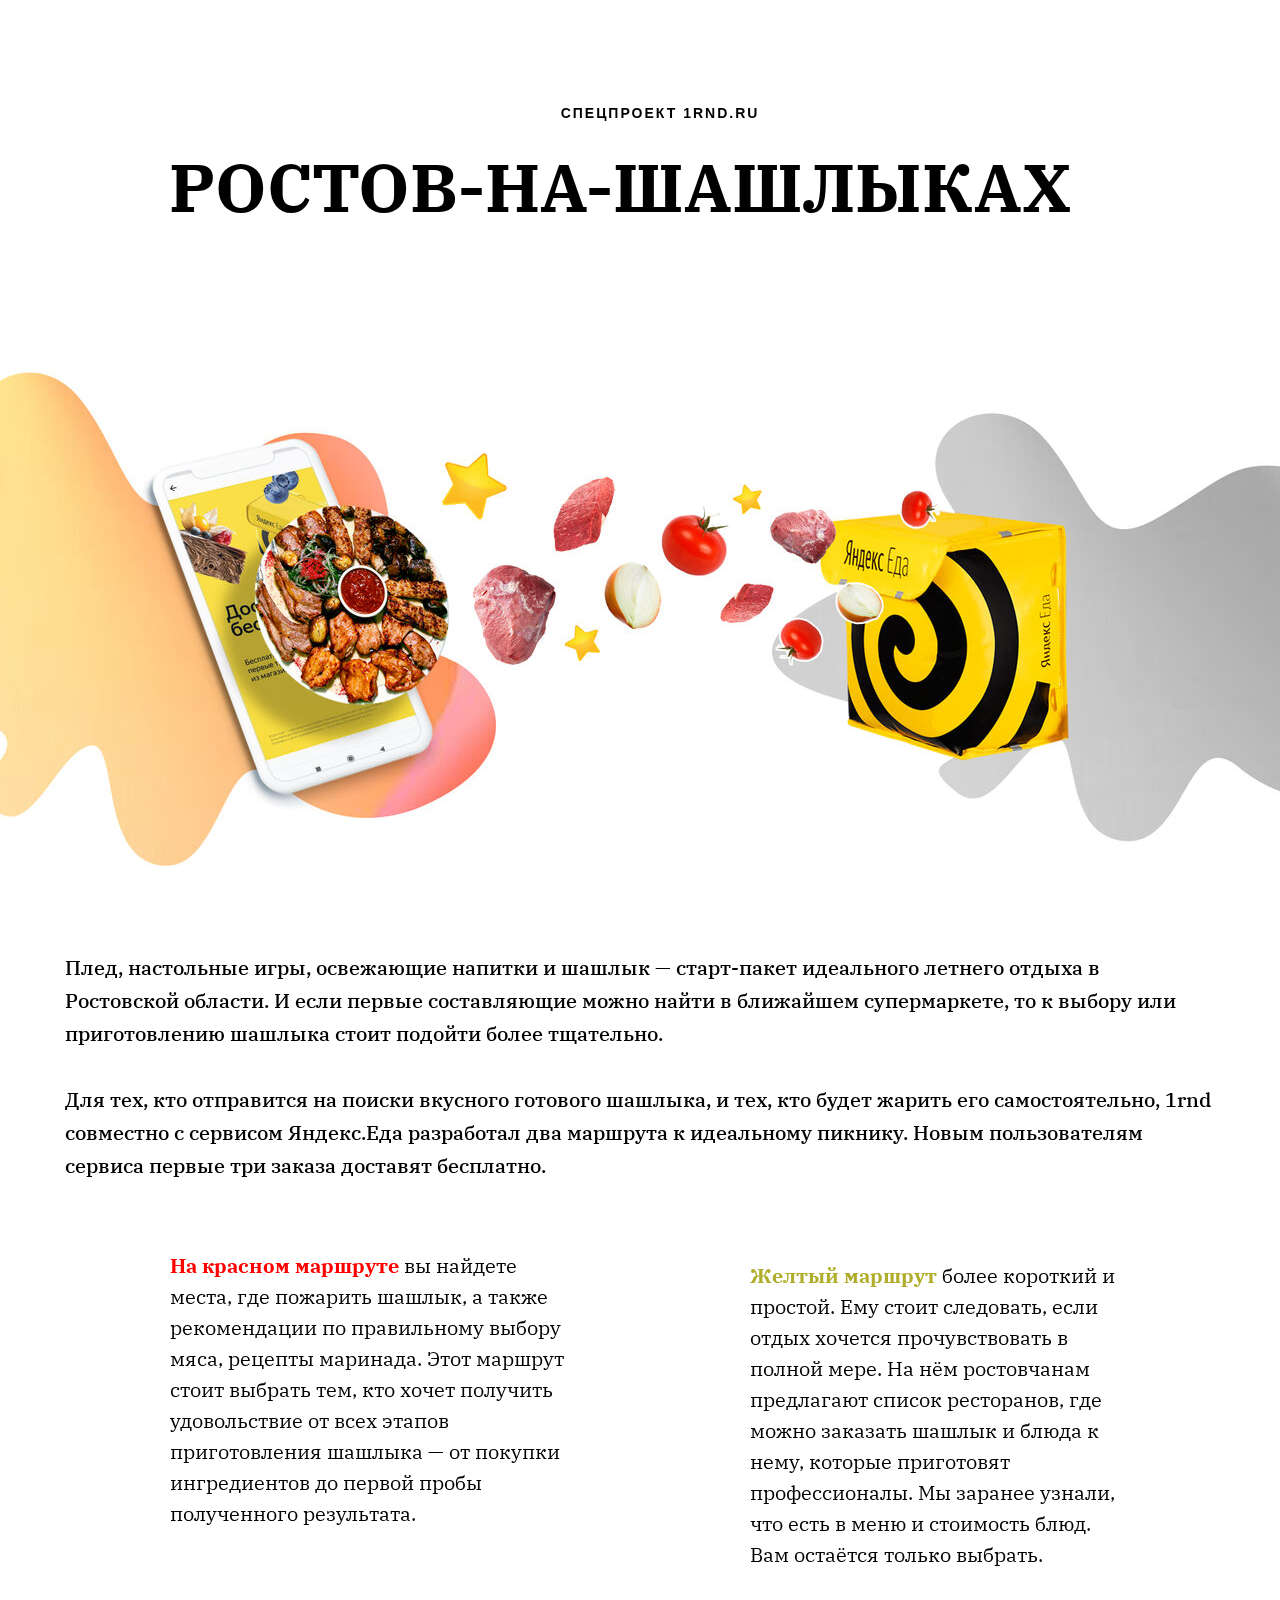
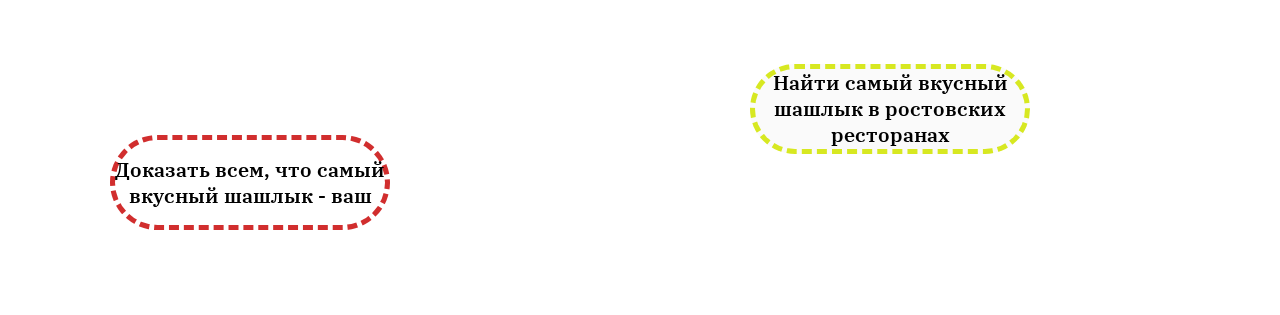
<file: index.html>
<!DOCTYPE html><html> <head><meta charset="utf-8" /><meta http-equiv="Content-Type" content="text/html; charset=utf-8" /><meta name="viewport" content="width=device-width, initial-scale=1.0" /><!--metatextblock--><title>Ростов-на-Шашлыках</title><meta name="description" content="Сайт 1rnd.ru проложил для Вас маршрут путешествия «на шашлыки», чтобы выходные дни прошли так, как давно хотелось." /><meta property="og:url" content="https://1rndshashlik.ru" /><meta property="og:title" content="Ростов-на-Шашлыках" /><meta property="og:description" content="Сайт 1rnd.ru проложил для Вас маршрут путешествия «на шашлыки», чтобы выходные дни прошли так, как давно хотелось." /><meta property="og:type" content="website" /><meta property="og:image" content="images/tild6639-3638-4165-b063-663264313435__-__resize__504x__photo.jpg" /><link rel="canonical" href="https://1rndshashlik.ru"><!--/metatextblock--><meta property="fb:app_id" content="257953674358265" /><meta name="format-detection" content="telephone=no" /><meta http-equiv="x-dns-prefetch-control" content="on"><link rel="dns-prefetch" href="https://ws.tildacdn.com"><link rel="shortcut icon" href="images/tild3936-6530-4339-a235-623266643865__favicon.ico" type="image/x-icon" /><!-- Assets --><link rel="stylesheet" href="css/tilda-grid-3.0.min.css" type="text/css" media="all" /><link rel="stylesheet" href="css/tilda-blocks-2.14.css?t=1623144518" type="text/css" media="all" /><link rel="preconnect" href="https://fonts.gstatic.com"><link href="https://fonts.googleapis.com/css2?family=IBM+Plex+Serif:wght@300;400;500;600;700&subset=latin,cyrillic" rel="stylesheet"><link rel="stylesheet" href="css/tilda-animation-1.0.min.css" type="text/css" media="all" /><link rel="stylesheet" href="css/tilda-slds-1.4.min.css" type="text/css" media="print" onload="this.media='all';" /><noscript><link rel="stylesheet" href="css/tilda-slds-1.4.min.css" type="text/css" media="all" /></noscript><link rel="stylesheet" href="css/tilda-zoom-2.0.min.css" type="text/css" media="print" onload="this.media='all';" /><noscript><link rel="stylesheet" href="css/tilda-zoom-2.0.min.css" type="text/css" media="all" /></noscript><script src="js/jquery-1.10.2.min.js"></script><script src="js/tilda-scripts-3.0.min.js"></script><script src="js/tilda-blocks-2.7.js?t=1623144518"></script><script src="js/lazyload-1.3.min.js" charset="utf-8" async></script><script src="js/tilda-animation-1.0.min.js" charset="utf-8" async></script><script src="js/tilda-cover-1.0.min.js" charset="utf-8" async></script><script src="js/tilda-events-1.0.min.js" charset="utf-8" async></script><script src="js/tilda-slds-1.4.min.js" charset="utf-8" async></script><script src="js/hammer.min.js" charset="utf-8" async></script><script src="js/tilda-zoom-2.0.min.js" charset="utf-8" async></script><script src="js/tilda-animation-sbs-1.0.min.js" charset="utf-8" async></script><script type="text/javascript">window.dataLayer = window.dataLayer || [];</script><script type="text/javascript">if((/bot|google|yandex|baidu|bing|msn|duckduckbot|teoma|slurp|crawler|spider|robot|crawling|facebook/i.test(navigator.userAgent))===false && typeof(sessionStorage)!='undefined' && sessionStorage.getItem('visited')!=='y'){	var style=document.createElement('style');	style.type='text/css';	style.innerHTML='@media screen and (min-width: 980px) {.t-records {opacity: 0;}.t-records_animated {-webkit-transition: opacity ease-in-out .2s;-moz-transition: opacity ease-in-out .2s;-o-transition: opacity ease-in-out .2s;transition: opacity ease-in-out .2s;}.t-records.t-records_visible {opacity: 1;}}';	document.getElementsByTagName('head')[0].appendChild(style);	$(document).ready(function() {	$('.t-records').addClass('t-records_animated');	setTimeout(function(){ $('.t-records').addClass('t-records_visible'); sessionStorage.setItem('visited','y');	},400);	});
}</script></head><body class="t-body" style="margin:0;"><!--allrecords--><div id="allrecords" data-tilda-export="yes" class="t-records" data-hook="blocks-collection-content-node" data-tilda-project-id="3911466" data-tilda-page-id="18522054" data-tilda-formskey="d81f540a18564bf7d9cf763bb01ce298" data-tilda-lazy="yes" ><div id="rec318732244" class="r t-rec t-rec_pt_15 t-rec_pb_0" style="padding-top:15px;padding-bottom:0px; " data-record-type="396" ><!-- T396 --><style>#rec318732244 .t396__artboard{height: 300px;background-color: #ffffff;}#rec318732244 .t396__filter{height: 300px;}#rec318732244 .t396__carrier{height: 300px;background-position: center center;background-attachment: scroll;background-size:cover;background-repeat:no-repeat;}@media screen and (max-width: 1199px){#rec318732244 .t396__artboard{height: 300px;}#rec318732244 .t396__filter{height: 300px;}#rec318732244 .t396__carrier{height: 300px;background-attachment:scroll;}}@media screen and (max-width: 959px){#rec318732244 .t396__artboard{height: 260px;}#rec318732244 .t396__filter{height: 260px;}#rec318732244 .t396__carrier{height: 260px;}}@media screen and (max-width: 639px){#rec318732244 .t396__artboard{height: 205px;}#rec318732244 .t396__filter{height: 205px;}#rec318732244 .t396__carrier{height: 205px;}}@media screen and (max-width: 479px){#rec318732244 .t396__artboard{height: 230px;}#rec318732244 .t396__filter{height: 230px;}#rec318732244 .t396__carrier{height: 230px;}}#rec318732244 .tn-elem[data-elem-id="1470209944682"]{color:#000000;text-align:center;z-index:2;top: 133px;left: calc(50% - 480px + -20px);width:960px;}#rec318732244 .tn-elem[data-elem-id="1470209944682"] .tn-atom{color:#000000;font-size:68px;font-family:'IBM Plex Serif',serif;line-height:1.15;font-weight:700;background-position:center center;border-color:transparent;border-style:solid;}@media screen and (max-width: 1199px){#rec318732244 .tn-elem[data-elem-id="1470209944682"]{top: 95px;left: calc(50% - 390px + 0px);width:780px;}#rec318732244 .tn-elem[data-elem-id="1470209944682"] .tn-atom{font-size:78px;line-height:1.17;}}@media screen and (max-width: 959px){#rec318732244 .tn-elem[data-elem-id="1470209944682"]{top: 95px;left: calc(50% - 310px + 0px);width:620px;}#rec318732244 .tn-elem[data-elem-id="1470209944682"] .tn-atom{font-size:60px;}}@media screen and (max-width: 639px){#rec318732244 .tn-elem[data-elem-id="1470209944682"]{top: 95px;left: calc(50% - 230px + 0px);width:460px;}#rec318732244 .tn-elem[data-elem-id="1470209944682"] .tn-atom{font-size:36px;}}@media screen and (max-width: 479px){#rec318732244 .tn-elem[data-elem-id="1470209944682"]{top: 125px;left: calc(50% - 150px + 0px);width:300px;}#rec318732244 .tn-elem[data-elem-id="1470209944682"] .tn-atom{font-size:30px;}}#rec318732244 .tn-elem[data-elem-id="1473948021439"]{color:#000000;text-align:center;z-index:7;top: 88px;left: calc(50% - 480px + 20px);width:960px;}#rec318732244 .tn-elem[data-elem-id="1473948021439"] .tn-atom{color:#000000;font-size:14px;font-family:'Arial',Arial,sans-serif;line-height:1.55;font-weight:700;letter-spacing:2px;background-position:center center;border-color:transparent;border-style:solid;}@media screen and (max-width: 1199px){#rec318732244 .tn-elem[data-elem-id="1473948021439"]{top: 35px;left: calc(50% - 390px + 0px);width:780px;}}@media screen and (max-width: 959px){#rec318732244 .tn-elem[data-elem-id="1473948021439"]{top: 30px;left: calc(50% - 310px + 0px);width:620px;}}@media screen and (max-width: 639px){#rec318732244 .tn-elem[data-elem-id="1473948021439"]{top: 55px;left: calc(50% - 230px + 0px);width:460px;}#rec318732244 .tn-elem[data-elem-id="1473948021439"] .tn-atom{font-size:10px;}}@media screen and (max-width: 479px){#rec318732244 .tn-elem[data-elem-id="1473948021439"]{top: 55px;left: calc(50% - 150px + 0px);width:300px;}}</style> <div class='t396'><div class="t396__artboard" data-artboard-recid="318732244"	data-artboard-height="300"	data-artboard-height-res-960="300"	data-artboard-height-res-640="260"	data-artboard-height-res-480="205"	data-artboard-height-res-320="230"	data-artboard-height_vh=""	data-artboard-valign="center"	data-artboard-ovrflw=""	> <div class="t396__carrier" data-artboard-recid="318732244"></div> <div class="t396__filter" data-artboard-recid="318732244"></div> <div class='t396__elem tn-elem tn-elem__3187322441470209944682' data-elem-id='1470209944682' data-elem-type='text'	data-field-top-value="133"	data-field-top-res-960-value="95"	data-field-top-res-640-value="95"	data-field-top-res-480-value="95"	data-field-top-res-320-value="125"	data-field-left-value="-20"	data-field-left-res-960-value="0"	data-field-left-res-640-value="0"	data-field-left-res-480-value="0"	data-field-left-res-320-value="0"	data-field-width-value="960"	data-field-width-res-960-value="780"	data-field-width-res-640-value="620"	data-field-width-res-480-value="460"	data-field-width-res-320-value="300"	data-field-axisy-value="top"	data-field-axisx-value="center"	data-field-container-value="grid"	data-field-topunits-value="px"	data-field-leftunits-value="px"	data-field-heightunits-value=""	data-field-widthunits-value="px" > <h1 class='tn-atom' >РОСТОВ-НА-ШАШЛЫКАХ</h1> </div> <div class='t396__elem tn-elem tn-elem__3187322441473948021439' data-elem-id='1473948021439' data-elem-type='text'	data-field-top-value="88"	data-field-top-res-960-value="35"	data-field-top-res-640-value="30"	data-field-top-res-480-value="55"	data-field-top-res-320-value="55"	data-field-left-value="20"	data-field-left-res-960-value="0"	data-field-left-res-640-value="0"	data-field-left-res-480-value="0"	data-field-left-res-320-value="0"	data-field-width-value="960"	data-field-width-res-960-value="780"	data-field-width-res-640-value="620"	data-field-width-res-480-value="460"	data-field-width-res-320-value="300"	data-field-axisy-value="top"	data-field-axisx-value="center"	data-field-container-value="grid"	data-field-topunits-value="px"	data-field-leftunits-value="px"	data-field-heightunits-value=""	data-field-widthunits-value="px" > <div class='tn-atom' field='tn_text_1473948021439' >СПЕЦПРОЕКТ 1RND.RU</div> </div> </div> </div> <script>$( document ).ready(function() { t396_init('318732244');
});</script><!-- /T396 --></div><div id="rec318731600" class="r t-rec" style=" " data-animationappear="off" data-record-type="396" ><!-- T396 --><style>#rec318731600 .t396__artboard{height: 600px;background-color: #ffffff;}#rec318731600 .t396__filter{height: 600px;background-image: -webkit-gradient( linear, left top, left bottom, from(rgba(0,0,0,0)), to(rgba(34,34,34,0)) );background-image: -webkit-linear-gradient(top, rgba(0,0,0,0), rgba(34,34,34,0));background-image: linear-gradient(to bottom, rgba(0,0,0,0), rgba(34,34,34,0));}#rec318731600 .t396__carrier{height: 600px;background-position: center center;background-attachment: scroll;background-image: url('images/tild6233-3135-4462-a632-663530656233__-__resize__20x__2.jpg');background-size:cover;background-repeat:no-repeat;}@media screen and (max-width: 1199px){#rec318731600 .t396__artboard{height: 360px;}#rec318731600 .t396__filter{height: 360px;}#rec318731600 .t396__carrier{height: 360px;background-attachment:scroll;}}@media screen and (max-width: 959px){#rec318731600 .t396__artboard{height: 227px;}#rec318731600 .t396__filter{height: 227px;}#rec318731600 .t396__carrier{height: 227px;}}@media screen and (max-width: 639px){#rec318731600 .t396__artboard{height: 175px;}#rec318731600 .t396__filter{height: 175px;}#rec318731600 .t396__carrier{height: 175px;}}@media screen and (max-width: 479px){#rec318731600 .t396__artboard{height: 115px;}#rec318731600 .t396__filter{height: 115px;}#rec318731600 .t396__carrier{height: 115px;}}#rec318731600 .tn-elem[data-elem-id="1570625634943"]{color:#ffffff;text-align:center;z-index:1;top: 154px;left: calc(50% - 580px + 0px);width:1160px;}#rec318731600 .tn-elem[data-elem-id="1570625634943"] .tn-atom{color:#ffffff;font-size:72px;font-family:'Arial',Arial,sans-serif;line-height:1.55;font-weight:700;background-position:center center;border-color:transparent;border-style:solid;}@media screen and (max-width: 1199px){#rec318731600 .tn-elem[data-elem-id="1570625634943"]{top: 156px;left: calc(50% - 470px + 0px);width:940px;}#rec318731600 .tn-elem[data-elem-id="1570625634943"] .tn-atom{font-size:68px;}}@media screen and (max-width: 959px){#rec318731600 .tn-elem[data-elem-id="1570625634943"]{top: 156px;left: calc(50% - 310px + 0px);width:620px;}}@media screen and (max-width: 639px){#rec318731600 .tn-elem[data-elem-id="1570625634943"]{top: 183px;left: calc(50% - 230px + 0px);width:460px;}#rec318731600 .tn-elem[data-elem-id="1570625634943"] .tn-atom{font-size:32px;}}@media screen and (max-width: 479px){#rec318731600 .tn-elem[data-elem-id="1570625634943"]{top: 183px;left: calc(50% - 150px + 0px);width:300px;}}</style> <div class='t396'><div class="t396__artboard" data-artboard-recid="318731600"	data-artboard-height="600"	data-artboard-height-res-960="360"	data-artboard-height-res-640="227"	data-artboard-height-res-480="175"	data-artboard-height-res-320="115"	data-artboard-height_vh=""	data-artboard-valign="center"	data-artboard-ovrflw=""	> <div class="t396__carrier t-bgimg" data-artboard-recid="318731600" data-original="images/tild6233-3135-4462-a632-663530656233__2.jpg"></div> <div class="t396__filter" data-artboard-recid="318731600"></div> <div class='t396__elem tn-elem tn-elem__3187316001570625634943' data-elem-id='1570625634943' data-elem-type='text'	data-field-top-value="154"	data-field-top-res-960-value="156"	data-field-top-res-640-value="156"	data-field-top-res-480-value="183"	data-field-top-res-320-value="183"	data-field-left-value="0"	data-field-left-res-960-value="0"	data-field-left-res-640-value="0"	data-field-left-res-480-value="0"	data-field-left-res-320-value="0"	data-field-width-value="1160"	data-field-width-res-960-value="940"	data-field-width-res-640-value="620"	data-field-width-res-480-value="460"	data-field-width-res-320-value="300"	data-field-axisy-value="top"	data-field-axisx-value="center"	data-field-container-value="grid"	data-field-topunits-value="px"	data-field-leftunits-value="px"	data-field-heightunits-value=""	data-field-widthunits-value="px" > <div class='tn-atom' field='tn_text_1570625634943' ></div> </div> </div> </div> <script>$( document ).ready(function() { t396_init('318731600');
});</script><!-- /T396 --></div><div id="rec312286224" class="r t-rec t-rec_pt_0" style="padding-top:0px; " data-animationappear="off" data-record-type="396" ><!-- T396 --><style>#rec312286224 .t396__artboard{height: 300px;background-color: #ffffff;}#rec312286224 .t396__filter{height: 300px;}#rec312286224 .t396__carrier{height: 300px;background-position: center center;background-attachment: scroll;background-size:cover;background-repeat:no-repeat;}@media screen and (max-width: 1199px){#rec312286224 .t396__artboard{height: 270px;}#rec312286224 .t396__filter{height: 270px;}#rec312286224 .t396__carrier{height: 270px;background-attachment:scroll;}}@media screen and (max-width: 959px){#rec312286224 .t396__artboard{height: 400px;}#rec312286224 .t396__filter{height: 400px;}#rec312286224 .t396__carrier{height: 400px;}}@media screen and (max-width: 639px){#rec312286224 .t396__artboard{height: 250px;}#rec312286224 .t396__filter{height: 250px;}#rec312286224 .t396__carrier{height: 250px;}}@media screen and (max-width: 479px){#rec312286224 .t396__artboard{height: 500px;}#rec312286224 .t396__filter{height: 500px;}#rec312286224 .t396__carrier{height: 500px;}}#rec312286224 .tn-elem[data-elem-id="1620292424512"]{color:#000000;z-index:1;top: 36px;left: calc(50% - 600px + 25px);width:1150px;}#rec312286224 .tn-elem[data-elem-id="1620292424512"] .tn-atom{color:#000000;font-size:20px;font-family:'IBM Plex Serif',serif;line-height:1.65;font-weight:400;background-position:center center;border-color:transparent;border-style:solid;}@media screen and (max-width: 1199px){#rec312286224 .tn-elem[data-elem-id="1620292424512"]{top: 50px;left: calc(50% - 480px + 40px);width:870px;}#rec312286224 .tn-elem[data-elem-id="1620292424512"] .tn-atom{font-size:16px;}}@media screen and (max-width: 959px){#rec312286224 .tn-elem[data-elem-id="1620292424512"]{top: 59px;left: calc(50% - 320px + 40px);width:560px;}#rec312286224 .tn-elem[data-elem-id="1620292424512"] .tn-atom{font-size:17px;}}@media screen and (max-width: 639px){#rec312286224 .tn-elem[data-elem-id="1620292424512"]{top: 10px;left: calc(50% - 240px + 10px);width:460px;}#rec312286224 .tn-elem[data-elem-id="1620292424512"] .tn-atom{font-size:14px;}}@media screen and (max-width: 479px){#rec312286224 .tn-elem[data-elem-id="1620292424512"]{top: 10px;left: calc(50% - 160px + 20px);width:278px;}#rec312286224 .tn-elem[data-elem-id="1620292424512"] .tn-atom{font-size:16px;}}</style> <div class='t396'><div class="t396__artboard" data-artboard-recid="312286224"	data-artboard-height="300"	data-artboard-height-res-960="270"	data-artboard-height-res-640="400"	data-artboard-height-res-480="250"	data-artboard-height-res-320="500"	data-artboard-height_vh=""	data-artboard-valign="center"	data-artboard-ovrflw=""	> <div class="t396__carrier" data-artboard-recid="312286224"></div> <div class="t396__filter" data-artboard-recid="312286224"></div> <div class='t396__elem tn-elem tn-elem__3122862241620292424512' data-elem-id='1620292424512' data-elem-type='text'	data-field-top-value="36"	data-field-top-res-960-value="50"	data-field-top-res-640-value="59"	data-field-top-res-480-value="10"	data-field-top-res-320-value="10"	data-field-left-value="25"	data-field-left-res-960-value="40"	data-field-left-res-640-value="40"	data-field-left-res-480-value="10"	data-field-left-res-320-value="20"	data-field-width-value="1150"	data-field-width-res-960-value="870"	data-field-width-res-640-value="560"	data-field-width-res-480-value="460"	data-field-width-res-320-value="278"	data-field-axisy-value="top"	data-field-axisx-value="left"	data-field-container-value="grid"	data-field-topunits-value="px"	data-field-leftunits-value="px"	data-field-heightunits-value=""	data-field-widthunits-value="px" > <div class='tn-atom' field='tn_text_1620292424512' ><span style="font-weight: 500;">Плед, настольные игры, освежающие напитки и шашлык — старт-пакет идеального летнего отдыха в Ростовской области. И если первые составляющие можно найти в ближайшем супермаркете, то к выбору или приготовлению шашлыка стоит подойти более тщательно. <br><br> Для тех, кто отправится на поиски вкусного готового шашлыка, и тех, кто будет жарить его самостоятельно, 1rnd совместно с сервисом Яндекс.Еда разработал два маршрута к идеальному пикнику. Новым пользователям сервиса первые три заказа доставят бесплатно.<br></span><br></div> </div> </div> </div> <script>$( document ).ready(function() { t396_init('312286224');
});</script><!-- /T396 --></div><div id="rec307858161" class="r t-rec t-rec_pt_0 t-rec_pb_0" style="padding-top:0px;padding-bottom:0px; " data-animationappear="off" data-record-type="396" ><!-- T396 --><style>#rec307858161 .t396__artboard{height: 700px;background-color: #ffffff;}#rec307858161 .t396__filter{height: 700px;}#rec307858161 .t396__carrier{height: 700px;background-position: center center;background-attachment: scroll;background-size:cover;background-repeat:no-repeat;}@media screen and (max-width: 1199px){#rec307858161 .t396__artboard{}#rec307858161 .t396__filter{}#rec307858161 .t396__carrier{background-attachment:scroll;}}@media screen and (max-width: 959px){#rec307858161 .t396__artboard{height: 1200px;}#rec307858161 .t396__filter{height: 1200px;}#rec307858161 .t396__carrier{height: 1200px;}}@media screen and (max-width: 639px){#rec307858161 .t396__artboard{height: 1100px;}#rec307858161 .t396__filter{height: 1100px;}#rec307858161 .t396__carrier{height: 1100px;}}@media screen and (max-width: 479px){#rec307858161 .t396__artboard{height: 1250px;}#rec307858161 .t396__filter{height: 1250px;}#rec307858161 .t396__carrier{height: 1250px;}}#rec307858161 .tn-elem[data-elem-id="1619183535125"]{color:#000000;text-align:center;z-index:7;top: 520px;left: calc(50% - 600px + 70px);width:280px;height:95px;}#rec307858161 .tn-elem[data-elem-id="1619183535125"] .tn-atom{color:#000000;font-size:20px;font-family:'IBM Plex Serif',serif;line-height:1.3;font-weight:600;border-width:5px;border-radius:150px;background-color:#ffffff;background-position:center center;border-color:#d12e2e;border-style:dashed;transition: background-color 0.2s ease-in-out, color 0.2s ease-in-out, border-color 0.2s ease-in-out;}@media screen and (max-width: 1199px){#rec307858161 .tn-elem[data-elem-id="1619183535125"]{top: 500px;left: calc(50% - 480px + 90px);}}@media screen and (max-width: 959px){#rec307858161 .tn-elem[data-elem-id="1619183535125"]{top: 450px;left: calc(50% - 320px + 50px);}}@media screen and (max-width: 639px){#rec307858161 .tn-elem[data-elem-id="1619183535125"]{top: 455px;left: calc(50% - 240px + 120px);}#rec307858161 .tn-elem[data-elem-id="1619183535125"] .tn-atom{background-color:#ffffff;}}@media screen and (max-width: 479px){#rec307858161 .tn-elem[data-elem-id="1619183535125"]{top: 465px;left: calc(50% - 160px + 77px);width:229px;height:103px;}#rec307858161 .tn-elem[data-elem-id="1619183535125"] .tn-atom{font-size:19px;line-height:1;letter-spacing:0px;background-color:#ffffff;border-width:5px;border-radius:80px;-webkit-transform:rotate(0deg); -moz-transform:rotate(0deg); transform:rotate(0deg);border-color:#b51414;border-style:dashed;}}#rec307858161 .tn-elem[data-elem-id="1619182139329"]{color:#000000;text-align:center;z-index:6;top: 449px;left: calc(50% - 600px + 710px);width:280px;height:90px;}#rec307858161 .tn-elem[data-elem-id="1619182139329"] .tn-atom{color:#000000;font-size:20px;font-family:'IBM Plex Serif',serif;line-height:1.3;font-weight:600;border-width:5px;border-radius:300px;background-color:#fafafa;background-position:center center;border-color:#d7e821;border-style:dashed;transition: background-color 0.2s ease-in-out, color 0.2s ease-in-out, border-color 0.2s ease-in-out;}@media screen and (max-width: 1199px){#rec307858161 .tn-elem[data-elem-id="1619182139329"]{top: 600px;left: calc(50% - 480px + 490px);}}@media screen and (max-width: 959px){#rec307858161 .tn-elem[data-elem-id="1619182139329"]{top: 1080px;left: calc(50% - 320px + 110px);}}@media screen and (max-width: 639px){#rec307858161 .tn-elem[data-elem-id="1619182139329"]{top: 990px;left: calc(50% - 240px + 20px);}#rec307858161 .tn-elem[data-elem-id="1619182139329"] .tn-atom{background-color:#f5f5f5;}}@media screen and (max-width: 479px){#rec307858161 .tn-elem[data-elem-id="1619182139329"]{top: 1075px;left: calc(50% - 160px + 20px);width:215px;height:105px;}#rec307858161 .tn-elem[data-elem-id="1619182139329"] .tn-atom{font-size:19px;line-height:1;letter-spacing:0px;background-color:#ffffff;border-width:5px;border-radius:80px;-webkit-transform:rotate(0deg); -moz-transform:rotate(0deg); transform:rotate(0deg);border-color:#fcf041;border-style:dashed;}}#rec307858161 .tn-elem[data-elem-id="1621932956164"]{color:#000000;z-index:8;top: 45px;left: calc(50% - 600px + 710px);width:373px;}#rec307858161 .tn-elem[data-elem-id="1621932956164"] .tn-atom{color:#000000;font-size:20px;font-family:'IBM Plex Serif',serif;line-height:1.55;font-weight:400;background-position:center center;border-color:transparent;border-style:solid;}@media screen and (max-width: 1199px){#rec307858161 .tn-elem[data-elem-id="1621932956164"]{top: 155px;left: calc(50% - 480px + 540px);width:335px;}}@media screen and (max-width: 959px){#rec307858161 .tn-elem[data-elem-id="1621932956164"]{top: 675px;left: calc(50% - 320px + 35px);width:440px;}}@media screen and (max-width: 639px){#rec307858161 .tn-elem[data-elem-id="1621932956164"]{top: 605px;left: calc(50% - 240px + 20px);width:365px;}}@media screen and (max-width: 479px){#rec307858161 .tn-elem[data-elem-id="1621932956164"]{top: 650px;left: calc(50% - 160px + 20px);width:260px;}#rec307858161 .tn-elem[data-elem-id="1621932956164"] .tn-atom{font-size:16px;}}#rec307858161 .tn-elem[data-elem-id="1621933095900"]{color:#000000;z-index:9;top: 35px;left: calc(50% - 600px + 130px);width:408px;}#rec307858161 .tn-elem[data-elem-id="1621933095900"] .tn-atom{color:#000000;font-size:20px;font-family:'IBM Plex Serif',serif;line-height:1.55;font-weight:400;background-position:center center;border-color:transparent;border-style:solid;}@media screen and (max-width: 1199px){#rec307858161 .tn-elem[data-elem-id="1621933095900"]{top: 40px;left: calc(50% - 480px + 90px);}}@media screen and (max-width: 959px){#rec307858161 .tn-elem[data-elem-id="1621933095900"]{top: 30px;left: calc(50% - 320px + 235px);width:384px;}}@media screen and (max-width: 639px){#rec307858161 .tn-elem[data-elem-id="1621933095900"]{top: 15px;left: calc(50% - 240px + 130px);width:328px;}#rec307858161 .tn-elem[data-elem-id="1621933095900"]{text-align:right;}}@media screen and (max-width: 479px){#rec307858161 .tn-elem[data-elem-id="1621933095900"]{top: 40px;left: calc(50% - 160px + 70px);width:239px;}#rec307858161 .tn-elem[data-elem-id="1621933095900"]{text-align:right;}#rec307858161 .tn-elem[data-elem-id="1621933095900"] .tn-atom{font-size:16px;}}#rec307858161 .tn-elem[data-elem-id="1621933634360"]{z-index:10;top: 224px;left: calc(50% - 600px + 35px);width:95px;}#rec307858161 .tn-elem[data-elem-id="1621933634360"] .tn-atom{background-position:center center;border-color:transparent;border-style:solid;}@media screen and (max-width: 1199px){#rec307858161 .tn-elem[data-elem-id="1621933634360"]{top: 317px;left: calc(50% - 480px + 21px);width:79px;}}@media screen and (max-width: 959px){#rec307858161 .tn-elem[data-elem-id="1621933634360"]{top: 156px;left: calc(50% - 320px + 140px);}}@media screen and (max-width: 639px){#rec307858161 .tn-elem[data-elem-id="1621933634360"]{top: 195px;left: calc(50% - 240px + 50px);}}@media screen and (max-width: 479px){#rec307858161 .tn-elem[data-elem-id="1621933634360"]{top: 280px;left: calc(50% - 160px + 20px);width:75px;}}#rec307858161 .tn-elem[data-elem-id="1621933689209"]{z-index:11;top: 300px;left: calc(50% - 600px + 990px);width:200px;}#rec307858161 .tn-elem[data-elem-id="1621933689209"] .tn-atom{background-position:center center;border-color:transparent;border-style:solid;}@media screen and (max-width: 1199px){#rec307858161 .tn-elem[data-elem-id="1621933689209"]{top: 475px;left: calc(50% - 480px + 760px);width:195px;}}@media screen and (max-width: 959px){#rec307858161 .tn-elem[data-elem-id="1621933689209"]{top: 910px;left: calc(50% - 320px + 400px);}}@media screen and (max-width: 639px){#rec307858161 .tn-elem[data-elem-id="1621933689209"]{top: 840px;left: calc(50% - 240px + 290px);}}@media screen and (max-width: 479px){#rec307858161 .tn-elem[data-elem-id="1621933689209"]{top: 905px;left: calc(50% - 160px + 157px);width:170px;}}</style> <div class='t396'><div class="t396__artboard" data-artboard-recid="307858161"	data-artboard-height="700"	data-artboard-height-res-640="1200"	data-artboard-height-res-480="1100"	data-artboard-height-res-320="1250"	data-artboard-height_vh=""	data-artboard-valign="center"	data-artboard-ovrflw=""	> <div class="t396__carrier" data-artboard-recid="307858161"></div> <div class="t396__filter" data-artboard-recid="307858161"></div> <div class='t396__elem tn-elem tn-elem__3078581611619183535125' data-elem-id='1619183535125' data-elem-type='button'	data-field-top-value="520"	data-field-top-res-960-value="500"	data-field-top-res-640-value="450"	data-field-top-res-480-value="455"	data-field-top-res-320-value="465"	data-field-left-value="70"	data-field-left-res-960-value="90"	data-field-left-res-640-value="50"	data-field-left-res-480-value="120"	data-field-left-res-320-value="77"	data-field-height-value="95"	data-field-height-res-320-value="103"	data-field-width-value="280"	data-field-width-res-320-value="229"	data-field-axisy-value="top"	data-field-axisx-value="left"	data-field-container-value="grid"	data-field-topunits-value="px"	data-field-leftunits-value="px"	data-field-heightunits-value=""	data-field-widthunits-value=""	data-animate-mobile="y"	data-animate-sbs-event="hover"	data-animate-sbs-trgels="1619183535125"	data-animate-sbs-trgels-res-320="1619182139329"	data-animate-sbs-opts="[{'ti':'0','mx':'0','my':'0','sx':'1','sy':'1','op':'1','ro':'0','bl':'0','ea':'','dt':'0'},{'ti':200,'mx':'0','my':'0','sx':1.2,'sy':1.2,'op':1,'ro':'0','bl':'0','ea':'','dt':0}]"	data-animate-sbs-opts-res-320="[{'ti':'0','mx':'0','my':'0','sx':'1','sy':'1','op':'1','ro':'0','bl':'0','ea':'','dt':'0'},{'ti':400,'mx':'0','my':'0','sx':1.05,'sy':1.05,'op':'1','ro':'0','bl':'0','ea':'','dt':'0'}]" > <a class='tn-atom' href="https://nashashliki.1rnd.ru/shashlikpiknik" >Доказать всем, что самый вкусный шашлык - ваш</a> </div> <div class='t396__elem tn-elem tn-elem__3078581611619182139329' data-elem-id='1619182139329' data-elem-type='button'	data-field-top-value="449"	data-field-top-res-960-value="600"	data-field-top-res-640-value="1080"	data-field-top-res-480-value="990"	data-field-top-res-320-value="1075"	data-field-left-value="710"	data-field-left-res-960-value="490"	data-field-left-res-640-value="110"	data-field-left-res-480-value="20"	data-field-left-res-320-value="20"	data-field-height-value="90"	data-field-height-res-320-value="105"	data-field-width-value="280"	data-field-width-res-320-value="215"	data-field-axisy-value="top"	data-field-axisx-value="left"	data-field-container-value="grid"	data-field-topunits-value="px"	data-field-leftunits-value="px"	data-field-heightunits-value=""	data-field-widthunits-value=""	data-animate-mobile="y"	data-animate-sbs-event="hover"	data-animate-sbs-trgels="1619182139329"	data-animate-sbs-trgels-res-320="1619182139329"	data-animate-sbs-opts="[{'ti':'0','mx':'0','my':'0','sx':'1','sy':'1','op':'1','ro':'0','bl':'0','ea':'','dt':'0'},{'ti':200,'mx':'0','my':'0','sx':1.2,'sy':1.2,'op':1,'ro':'0','bl':'0','ea':'','dt':0}]"	data-animate-sbs-opts-res-320="[{'ti':'0','mx':'0','my':'0','sx':'1','sy':'1','op':'1','ro':'0','bl':'0','ea':'','dt':'0'},{'ti':400,'mx':'0','my':'0','sx':1.05,'sy':1.05,'op':'1','ro':'0','bl':'0','ea':'','dt':'0'}]" > <a class='tn-atom' href="https://nashashliki.1rnd.ru/shashlikrestoran" >Найти самый вкусный шашлык в ростовских ресторанах</a> </div> <div class='t396__elem tn-elem tn-elem__3078581611621932956164' data-elem-id='1621932956164' data-elem-type='text'	data-field-top-value="45"	data-field-top-res-960-value="155"	data-field-top-res-640-value="675"	data-field-top-res-480-value="605"	data-field-top-res-320-value="650"	data-field-left-value="710"	data-field-left-res-960-value="540"	data-field-left-res-640-value="35"	data-field-left-res-480-value="20"	data-field-left-res-320-value="20"	data-field-width-value="373"	data-field-width-res-960-value="335"	data-field-width-res-640-value="440"	data-field-width-res-480-value="365"	data-field-width-res-320-value="260"	data-field-axisy-value="top"	data-field-axisx-value="left"	data-field-container-value="grid"	data-field-topunits-value="px"	data-field-leftunits-value="px"	data-field-heightunits-value=""	data-field-widthunits-value="px" > <div class='tn-atom' field='tn_text_1621932956164' ><span style="color: rgb(177, 173, 44);"><strong>Желтый маршрут</strong> </span>более короткий и простой. Ему стоит следовать, если отдых хочется прочувствовать в полной мере. На нём ростовчанам предлагают список ресторанов, где можно заказать шашлык и блюда к нему, которые приготовят профессионалы. Мы заранее узнали, что есть в меню и стоимость блюд. Вам остаётся только выбрать.<br></div> </div> <div class='t396__elem tn-elem tn-elem__3078581611621933095900' data-elem-id='1621933095900' data-elem-type='text'	data-field-top-value="35"	data-field-top-res-960-value="40"	data-field-top-res-640-value="30"	data-field-top-res-480-value="15"	data-field-top-res-320-value="40"	data-field-left-value="130"	data-field-left-res-960-value="90"	data-field-left-res-640-value="235"	data-field-left-res-480-value="130"	data-field-left-res-320-value="70"	data-field-width-value="408"	data-field-width-res-640-value="384"	data-field-width-res-480-value="328"	data-field-width-res-320-value="239"	data-field-axisy-value="top"	data-field-axisx-value="left"	data-field-container-value="grid"	data-field-topunits-value="px"	data-field-leftunits-value="px"	data-field-heightunits-value=""	data-field-widthunits-value="px" > <div class='tn-atom' field='tn_text_1621933095900' ><span style="color: rgb(255, 0, 0);"><strong>На красном маршруте</strong> </span>вы найдете места, где пожарить шашлык, а также рекомендации по правильному выбору мяса, рецепты маринада. Этот маршрут стоит выбрать тем, кто хочет получить удовольствие от всех этапов приготовления шашлыка — от покупки ингредиентов до первой пробы полученного результата.</div> </div> <div class='t396__elem tn-elem tn-elem__3078581611621933634360 t-animate' data-elem-id='1621933634360' data-elem-type='image'	data-field-top-value="224"	data-field-top-res-960-value="317"	data-field-top-res-640-value="156"	data-field-top-res-480-value="195"	data-field-top-res-320-value="280"	data-field-left-value="35"	data-field-left-res-960-value="21"	data-field-left-res-640-value="140"	data-field-left-res-480-value="50"	data-field-left-res-320-value="20"	data-field-width-value="95"	data-field-width-res-960-value="79"	data-field-width-res-320-value="75"	data-field-axisy-value="top"	data-field-axisx-value="left"	data-field-container-value="grid"	data-field-topunits-value="px"	data-field-leftunits-value="px"	data-field-heightunits-value=""	data-field-widthunits-value="px"	data-animate-style="fadein"	data-animate-duration="1.9"	data-animate-delay="0.7"	data-field-filewidth-value="128"	data-field-fileheight-value="384" > <div class='tn-atom' > <img class='tn-atom__img t-img' data-original='images/tild6362-3364-4534-a566-616665383138__-removebg-preview.png' imgfield='tn_img_1621933634360'> </div> </div> <div class='t396__elem tn-elem tn-elem__3078581611621933689209 t-animate' data-elem-id='1621933689209' data-elem-type='image'	data-field-top-value="300"	data-field-top-res-960-value="475"	data-field-top-res-640-value="910"	data-field-top-res-480-value="840"	data-field-top-res-320-value="905"	data-field-left-value="990"	data-field-left-res-960-value="760"	data-field-left-res-640-value="400"	data-field-left-res-480-value="290"	data-field-left-res-320-value="157"	data-field-width-value="200"	data-field-width-res-960-value="195"	data-field-width-res-320-value="170"	data-field-axisy-value="top"	data-field-axisx-value="left"	data-field-container-value="grid"	data-field-topunits-value="px"	data-field-leftunits-value="px"	data-field-heightunits-value=""	data-field-widthunits-value="px"	data-animate-style="fadein"	data-animate-duration="1.7"	data-animate-delay="1.4"	data-animate-mobile="y"	data-field-filewidth-value="320"	data-field-fileheight-value="320" > <div class='tn-atom' > <img class='tn-atom__img t-img' data-original='images/tild6333-3634-4566-b130-626464653966__2-removebg-preview.png' imgfield='tn_img_1621933689209'> </div> </div> </div> </div> <script>$( document ).ready(function() { t396_init('307858161');
});</script><!-- /T396 --></div></div><!--/allrecords--><!-- Stat --> <!-- Yandex.Metrika counter 29219195 --> <script type="text/javascript" > setTimeout(function(){ (function(m,e,t,r,i,k,a){m[i]=m[i]||function(){(m[i].a=m[i].a||[]).push(arguments)}; m[i].l=1*new Date();k=e.createElement(t),a=e.getElementsByTagName(t)[0],k.async=1,k.src=r,a.parentNode.insertBefore(k,a)}) (window, document, "script", "https://mc.yandex.ru/metrika/tag.js", "ym"); window.mainMetrikaId = 29219195; ym(window.mainMetrikaId , "init", { clickmap:true, trackLinks:true, accurateTrackBounce:true, webvisor:true,ecommerce:"dataLayer" }); }, 2000);</script><noscript><div><img src="https://mc.yandex.ru/watch/29219195" style="position:absolute; left:-9999px;" alt="" /></div></noscript> <!-- /Yandex.Metrika counter --> <script type="text/javascript">if (! window.mainTracker) { window.mainTracker = 'tilda'; }	window.tildastatscroll = 'yes';	(function (d, w, k, o, g) { var n=d.getElementsByTagName(o)[0],s=d.createElement(o),f=function(){n.parentNode.insertBefore(s,n);}; s.type = "text/javascript"; s.async = true; s.key = k; s.id = "tildastatscript"; s.src=g; if (w.opera=="[object Opera]") {d.addEventListener("DOMContentLoaded", f, false);} else { f(); } })(document, window, 'c452a905dcc2d6e2d17ea8f42e5f4349','script','js/tildastat-0.2.min.js');</script></body></html>
</file>
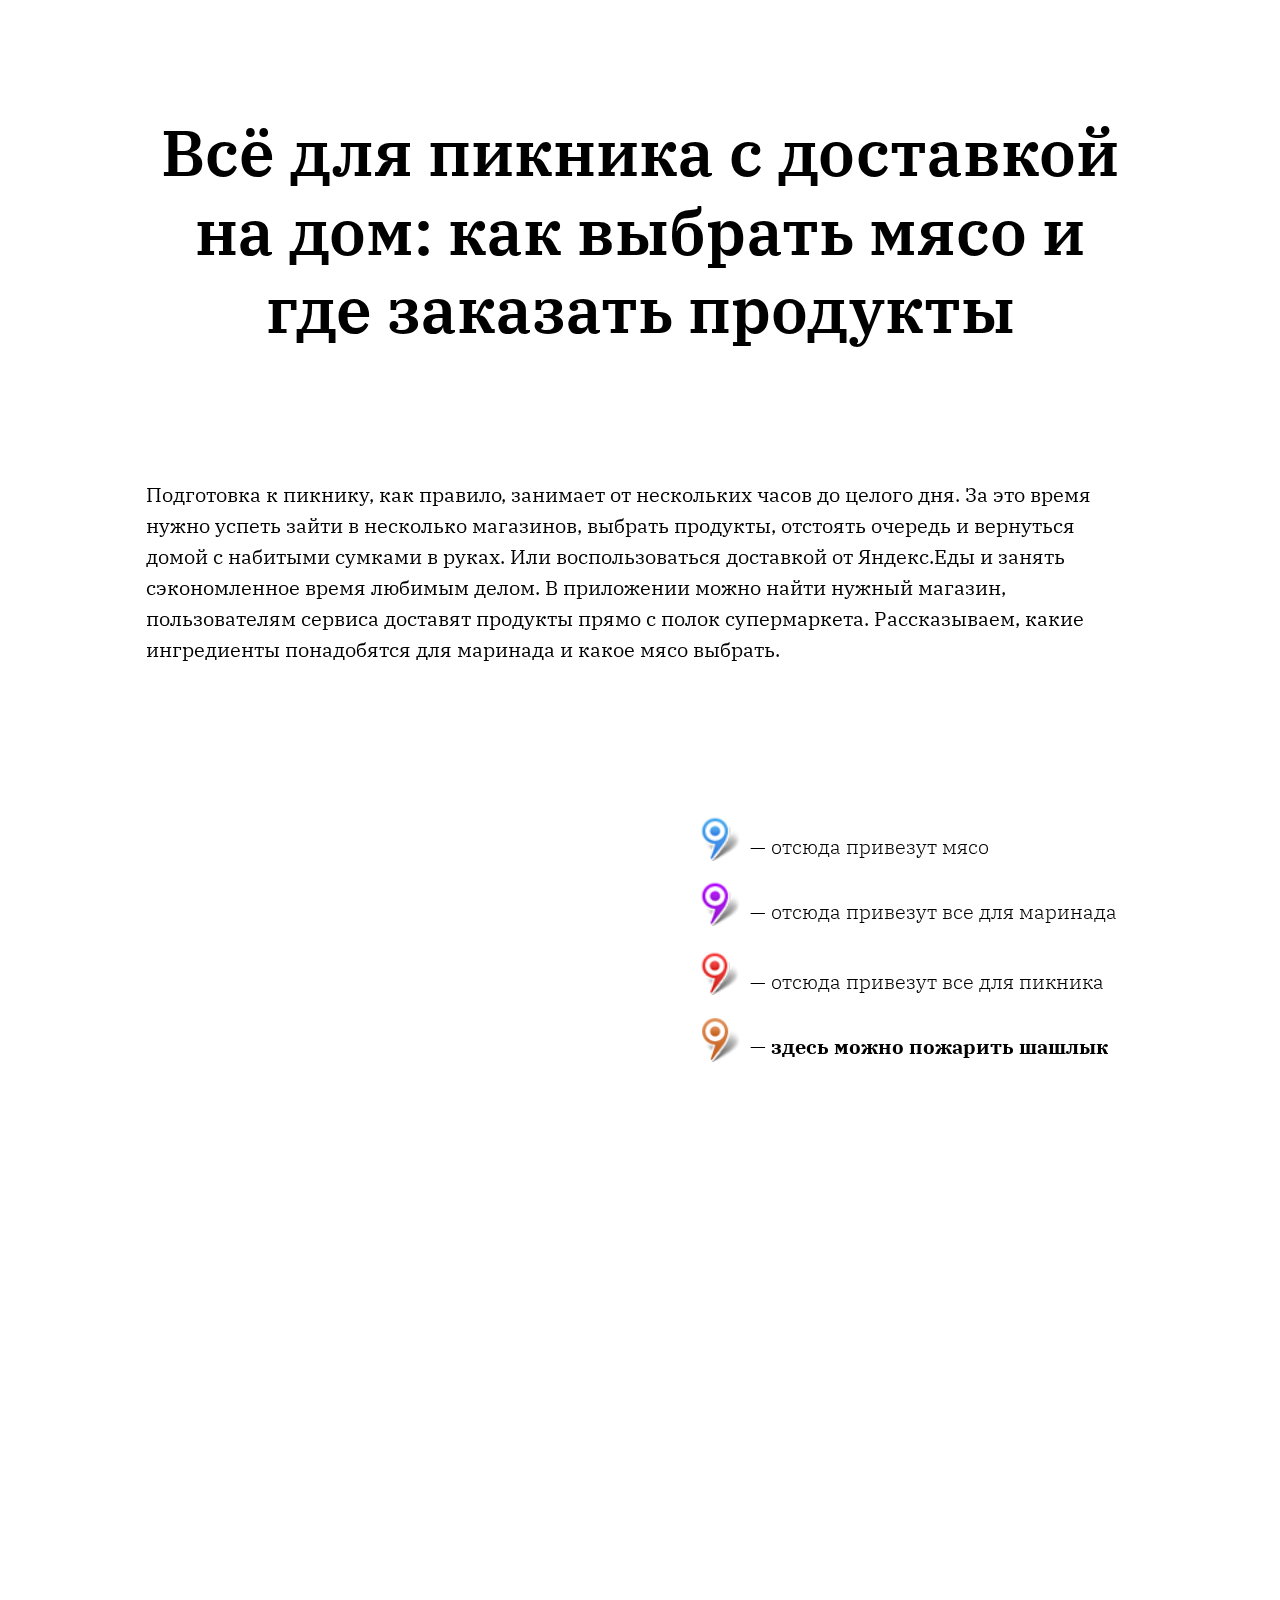
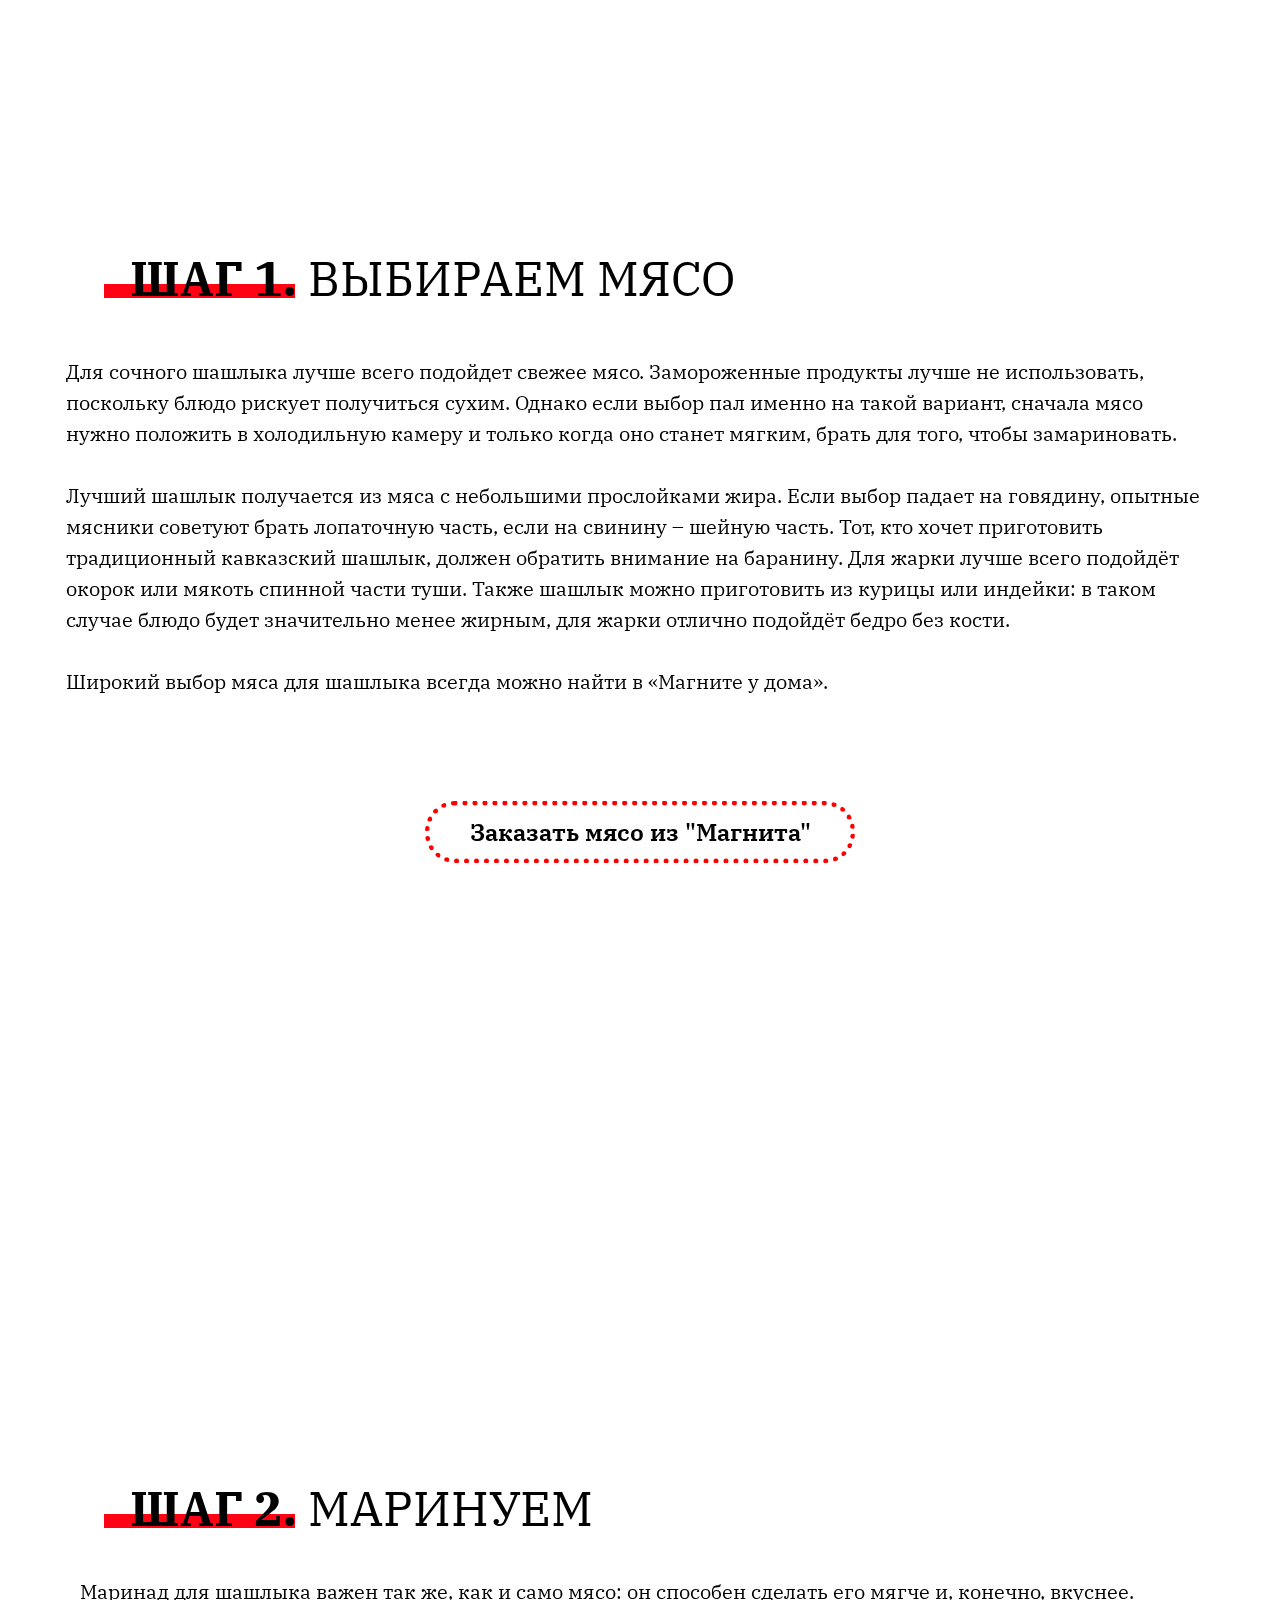
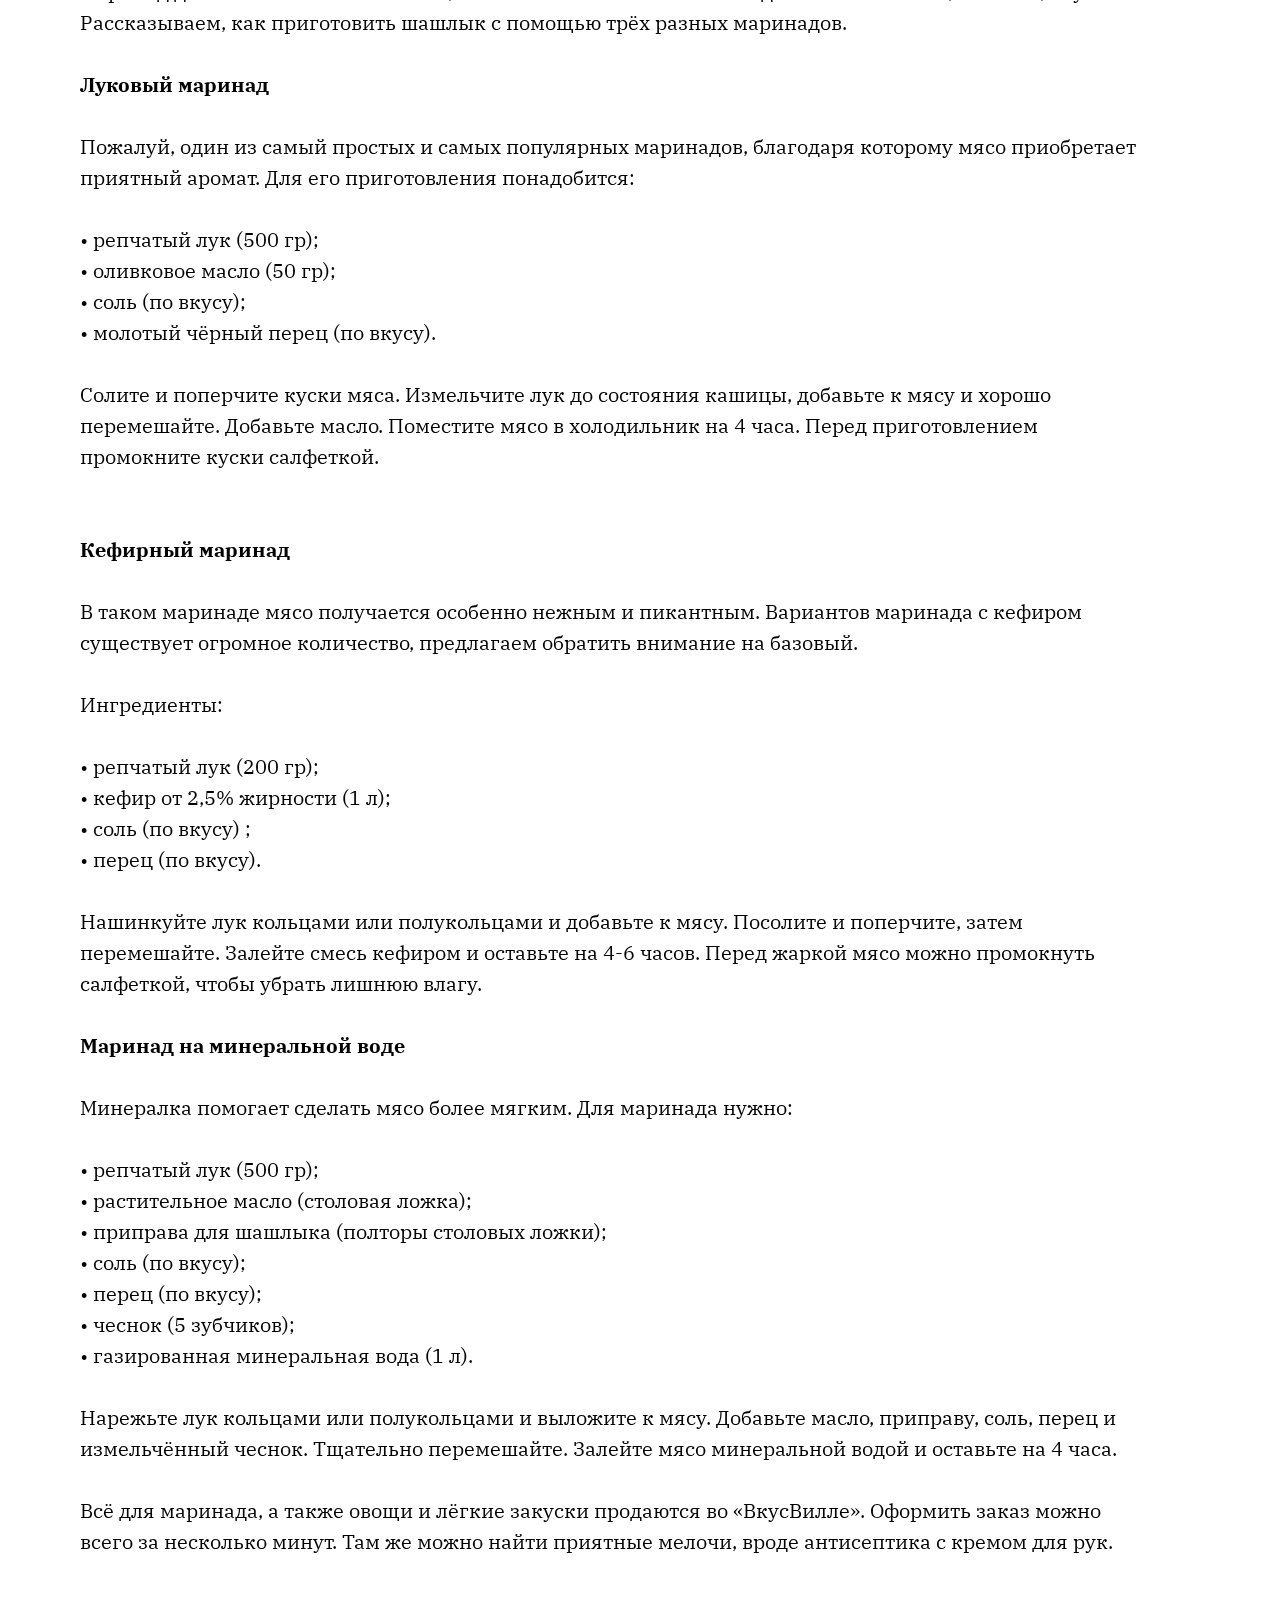
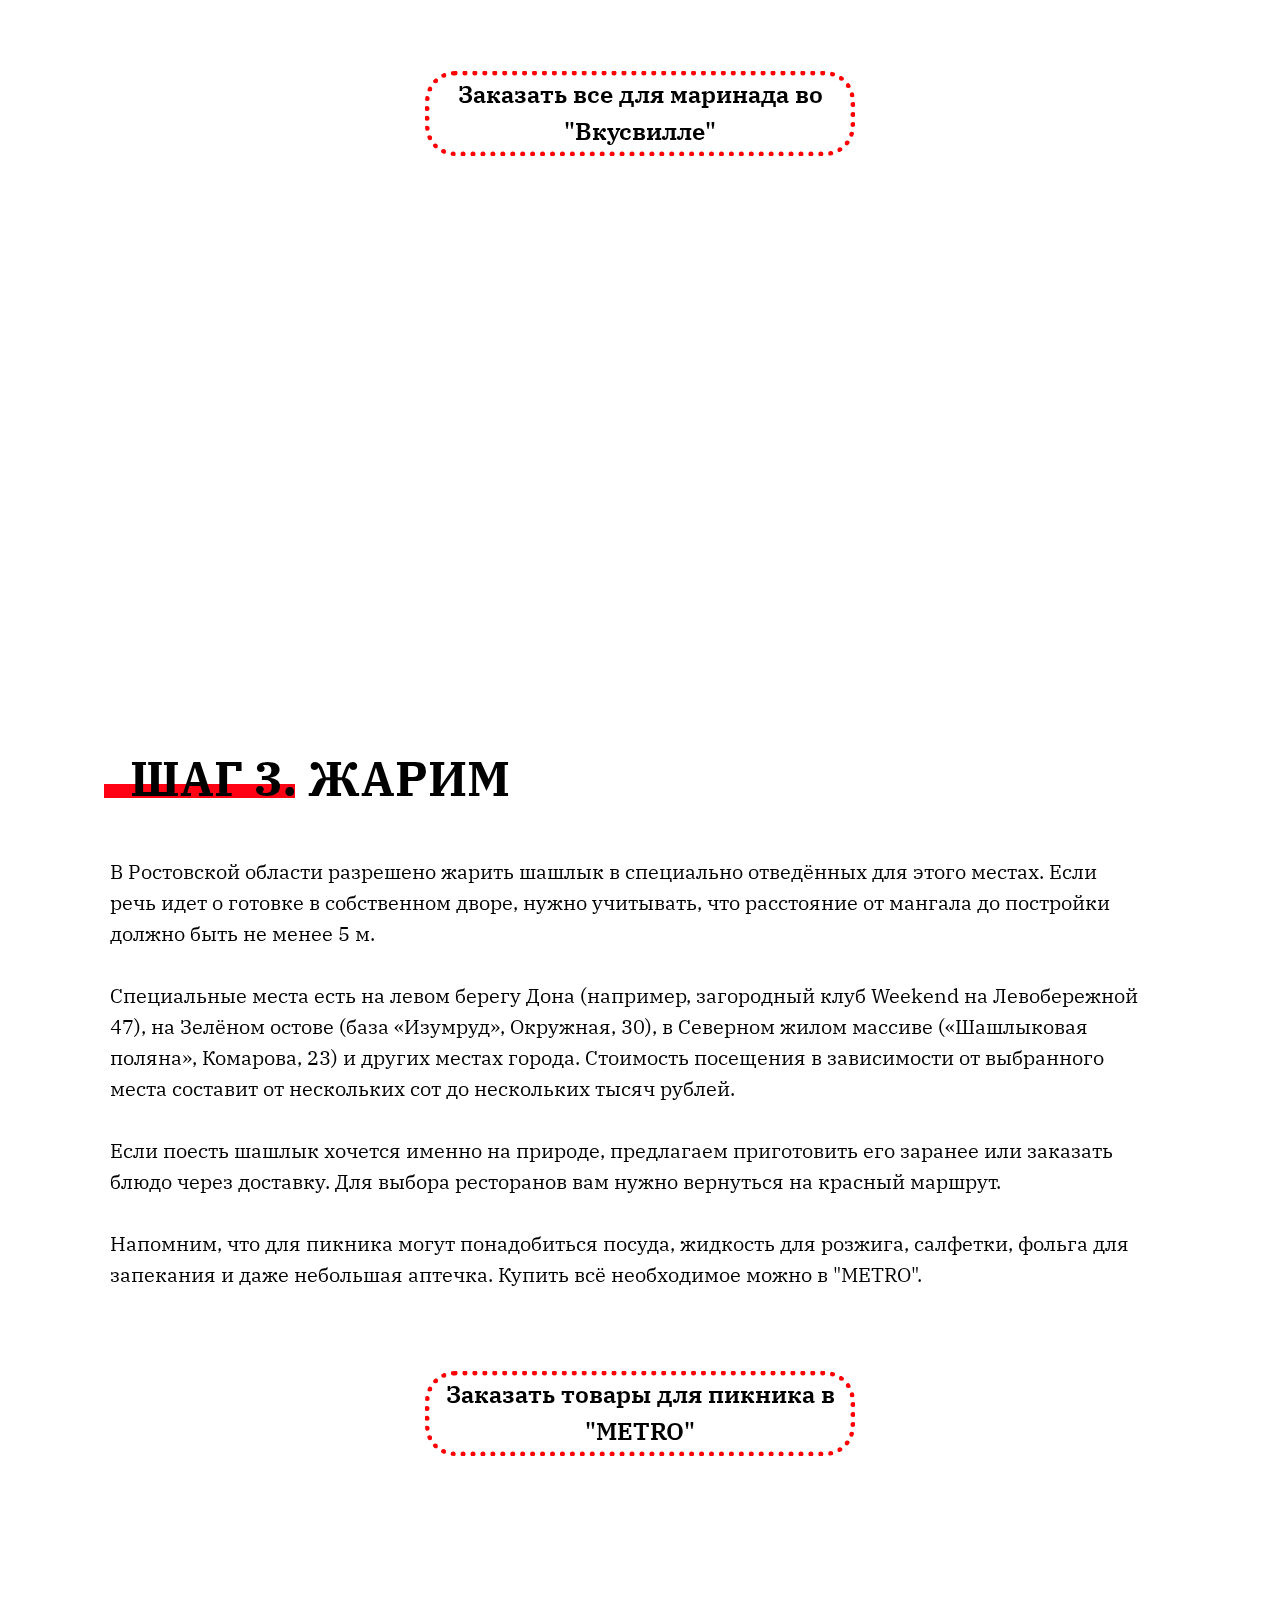
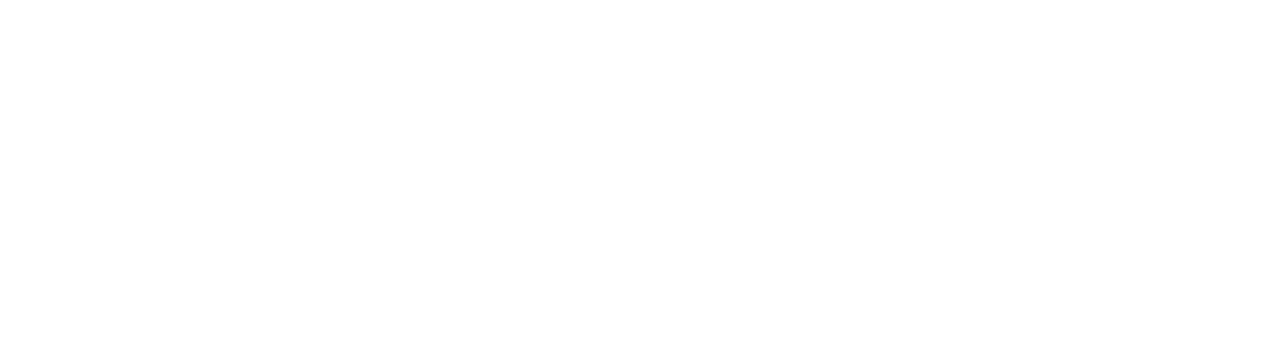
<file: shashlikpiknik/index.html>
<!DOCTYPE html><html> <head><meta charset="utf-8" /><meta http-equiv="Content-Type" content="text/html; charset=utf-8" /><meta name="viewport" content="width=device-width, initial-scale=1.0" /><!--metatextblock--><title>Собери корзину продуктов для поездки на шашлыки</title><meta name="description" content="Вы найдете места, где пожарить шашлык, а также рекомендации по правильному выбору мяса, рецепты маринада. " /><meta property="og:url" content="https://1rndshashlik.ru/shashlikpiknik" /><meta property="og:title" content="Собери корзину продуктов для поездки на шашлыки" /><meta property="og:description" content="Вы найдете места, где пожарить шашлык, а также рекомендации по правильному выбору мяса, рецепты маринада. " /><meta property="og:type" content="website" /><meta property="og:image" content="../images/ffb6456b-781b-40e8-9517-ffb5225e8bcd__-__resize__504x__imgfish.jpg" /><link rel="canonical" href="https://1rndshashlik.ru/shashlikpiknik"><!--/metatextblock--><meta property="fb:app_id" content="257953674358265" /><meta name="format-detection" content="telephone=no" /><meta http-equiv="x-dns-prefetch-control" content="on"><link rel="dns-prefetch" href="https://ws.tildacdn.com"><link rel="shortcut icon" href="../images/tild3936-6530-4339-a235-623266643865__favicon.ico" type="image/x-icon" /><!-- Assets --><link rel="stylesheet" href="../css/tilda-grid-3.0.min.css" type="text/css" media="all" /><link rel="stylesheet" href="../css/tilda-blocks-2.14.css?t=1623144518" type="text/css" media="all" /><link rel="preconnect" href="https://fonts.gstatic.com"><link href="https://fonts.googleapis.com/css2?family=IBM+Plex+Serif:wght@300;400;500;600;700&subset=latin,cyrillic" rel="stylesheet"><link rel="stylesheet" href="../css/tilda-animation-1.0.min.css" type="text/css" media="all" /><link rel="stylesheet" href="../css/tilda-slds-1.4.min.css" type="text/css" media="print" onload="this.media='all';" /><noscript><link rel="stylesheet" href="../css/tilda-slds-1.4.min.css" type="text/css" media="all" /></noscript><link rel="stylesheet" href="../css/tilda-zoom-2.0.min.css" type="text/css" media="print" onload="this.media='all';" /><noscript><link rel="stylesheet" href="../css/tilda-zoom-2.0.min.css" type="text/css" media="all" /></noscript><script src="../js/jquery-1.10.2.min.js"></script><script src="../js/tilda-scripts-3.0.min.js"></script><script src="../js/tilda-blocks-2.7.js?t=1623144518"></script><script src="../js/lazyload-1.3.min.js" charset="utf-8" async></script><script src="../js/tilda-animation-1.0.min.js" charset="utf-8" async></script><script src="../js/tilda-cover-1.0.min.js" charset="utf-8" async></script><script src="../js/tilda-events-1.0.min.js" charset="utf-8" async></script><script src="../js/tilda-slds-1.4.min.js" charset="utf-8" async></script><script src="../js/hammer.min.js" charset="utf-8" async></script><script src="../js/tilda-zoom-2.0.min.js" charset="utf-8" async></script><script src="../js/tilda-animation-sbs-1.0.min.js" charset="utf-8" async></script><script type="text/javascript">window.dataLayer = window.dataLayer || [];</script><script type="text/javascript">if((/bot|google|yandex|baidu|bing|msn|duckduckbot|teoma|slurp|crawler|spider|robot|crawling|facebook/i.test(navigator.userAgent))===false && typeof(sessionStorage)!='undefined' && sessionStorage.getItem('visited')!=='y'){	var style=document.createElement('style');	style.type='text/css';	style.innerHTML='@media screen and (min-width: 980px) {.t-records {opacity: 0;}.t-records_animated {-webkit-transition: opacity ease-in-out .2s;-moz-transition: opacity ease-in-out .2s;-o-transition: opacity ease-in-out .2s;transition: opacity ease-in-out .2s;}.t-records.t-records_visible {opacity: 1;}}';	document.getElementsByTagName('head')[0].appendChild(style);	$(document).ready(function() {	$('.t-records').addClass('t-records_animated');	setTimeout(function(){ $('.t-records').addClass('t-records_visible'); sessionStorage.setItem('visited','y');	},400);	});
}</script></head><body class="t-body" style="margin:0;"><!--allrecords--><div id="allrecords" data-tilda-export="yes" class="t-records" data-hook="blocks-collection-content-node" data-tilda-project-id="3911466" data-tilda-page-id="19297674" data-tilda-page-alias="shashlikpiknik" data-tilda-formskey="d81f540a18564bf7d9cf763bb01ce298" data-tilda-lazy="yes" ><div id="rec320413461" class="r t-rec t-rec_pt_105 t-rec_pb_75" style="padding-top:105px;padding-bottom:75px; " data-record-type="30" ><!-- T015 --><div class="t015"> <div class="t-container t-align_center"> <div class="t-col t-col_10 t-prefix_1"> <div class="t015__title t-title t-title_lg" field="title" style="">Всё для пикника с доставкой на дом: как выбрать мясо и где заказать продукты</div> </div> </div></div></div><div id="rec319387022" class="r t-rec" style=" " data-record-type="396" ><!-- T396 --><style>#rec319387022 .t396__artboard{height: 284px;background-color: #ffffff;}#rec319387022 .t396__filter{height: 284px;}#rec319387022 .t396__carrier{height: 284px;background-position: center center;background-attachment: scroll;background-size:cover;background-repeat:no-repeat;}@media screen and (max-width: 1199px){#rec319387022 .t396__artboard{height: 283px;}#rec319387022 .t396__filter{height: 283px;}#rec319387022 .t396__carrier{height: 283px;background-attachment:scroll;}}@media screen and (max-width: 959px){#rec319387022 .t396__artboard{height: 364px;}#rec319387022 .t396__filter{height: 364px;}#rec319387022 .t396__carrier{height: 364px;}}@media screen and (max-width: 639px){#rec319387022 .t396__artboard{height: 286px;}#rec319387022 .t396__filter{height: 286px;}#rec319387022 .t396__carrier{height: 286px;}}@media screen and (max-width: 479px){#rec319387022 .t396__artboard{height: 374px;}#rec319387022 .t396__filter{height: 374px;}#rec319387022 .t396__carrier{height: 374px;}}#rec319387022 .tn-elem[data-elem-id="1470210011265"]{color:#000000;z-index:3;top: 52px;left: calc(50% - 600px + 106px);width:989px;}#rec319387022 .tn-elem[data-elem-id="1470210011265"] .tn-atom{color:#000000;font-size:20px;font-family:'IBM Plex Serif',serif;line-height:1.55;font-weight:400;background-position:center center;border-color:transparent;border-style:solid;}@media screen and (max-width: 1199px){#rec319387022 .tn-elem[data-elem-id="1470210011265"]{top: 36px;left: calc(50% - 480px + 34px);width:893px;}#rec319387022 .tn-elem[data-elem-id="1470210011265"] .tn-atom{font-size:20px;}}@media screen and (max-width: 959px){#rec319387022 .tn-elem[data-elem-id="1470210011265"]{top: 32px;left: calc(50% - 320px + 25px);width:590px;}#rec319387022 .tn-elem[data-elem-id="1470210011265"] .tn-atom{font-size:20px;}}@media screen and (max-width: 639px){#rec319387022 .tn-elem[data-elem-id="1470210011265"]{top: 37px;left: calc(50% - 240px + 10px);width:460px;}#rec319387022 .tn-elem[data-elem-id="1470210011265"] .tn-atom{font-size:16px;line-height:1.35;}}@media screen and (max-width: 479px){#rec319387022 .tn-elem[data-elem-id="1470210011265"]{top: 17px;left: calc(50% - 160px + 10px);width:300px;}#rec319387022 .tn-elem[data-elem-id="1470210011265"] .tn-atom{font-size:16px;}}</style> <div class='t396'><div class="t396__artboard" data-artboard-recid="319387022"	data-artboard-height="284"	data-artboard-height-res-960="283"	data-artboard-height-res-640="364"	data-artboard-height-res-480="286"	data-artboard-height-res-320="374"	data-artboard-height_vh=""	data-artboard-valign="center"	data-artboard-ovrflw=""	> <div class="t396__carrier" data-artboard-recid="319387022"></div> <div class="t396__filter" data-artboard-recid="319387022"></div> <div class='t396__elem tn-elem tn-elem__3193870221470210011265' data-elem-id='1470210011265' data-elem-type='text'	data-field-top-value="52"	data-field-top-res-960-value="36"	data-field-top-res-640-value="32"	data-field-top-res-480-value="37"	data-field-top-res-320-value="17"	data-field-left-value="106"	data-field-left-res-960-value="34"	data-field-left-res-640-value="25"	data-field-left-res-480-value="10"	data-field-left-res-320-value="10"	data-field-width-value="989"	data-field-width-res-960-value="893"	data-field-width-res-640-value="590"	data-field-width-res-480-value="460"	data-field-width-res-320-value="300"	data-field-axisy-value="top"	data-field-axisx-value="left"	data-field-container-value="grid"	data-field-topunits-value="px"	data-field-leftunits-value="px"	data-field-heightunits-value=""	data-field-widthunits-value="px" > <div class='tn-atom' field='tn_text_1470210011265' >Подготовка к пикнику, как правило, занимает от нескольких часов до целого дня. За это время нужно успеть зайти в несколько магазинов, выбрать продукты, отстоять очередь и вернуться домой с набитыми сумками в руках. Или воспользоваться доставкой от Яндекс.Еды и занять сэкономленное время любимым делом. В приложении можно найти нужный магазин, пользователям сервиса доставят продукты прямо с полок супермаркета. Рассказываем, какие ингредиенты понадобятся для маринада и какое мясо выбрать.</div> </div> </div> </div> <script>$( document ).ready(function() { t396_init('319387022');
});</script><!-- /T396 --></div><div id="rec319108692" class="r t-rec t-rec_pt_30" style="padding-top:30px; " data-animationappear="off" data-record-type="396" ><!-- T396 --><style>#rec319108692 .t396__artboard{height: 550px;background-color: #ffffff;}#rec319108692 .t396__filter{height: 550px;}#rec319108692 .t396__carrier{height: 550px;background-position: center center;background-attachment: scroll;background-size:cover;background-repeat:no-repeat;}@media screen and (max-width: 1199px){#rec319108692 .t396__artboard{}#rec319108692 .t396__filter{}#rec319108692 .t396__carrier{background-attachment:scroll;}}@media screen and (max-width: 959px){#rec319108692 .t396__artboard{height: 790px;}#rec319108692 .t396__filter{height: 790px;}#rec319108692 .t396__carrier{height: 790px;}}@media screen and (max-width: 639px){#rec319108692 .t396__artboard{height: 790px;}#rec319108692 .t396__filter{height: 790px;}#rec319108692 .t396__carrier{height: 790px;}}@media screen and (max-width: 479px){#rec319108692 .t396__artboard{height: 750px;}#rec319108692 .t396__filter{height: 750px;}#rec319108692 .t396__carrier{height: 750px;}}#rec319108692 .tn-elem[data-elem-id="1621942988144"]{z-index:1;top: 75px;left: calc(50% - 600px + 20px);width:600px;height:400px;}#rec319108692 .tn-elem[data-elem-id="1621942988144"] .tn-atom{background-position:center center;border-color:transparent;border-style:solid;}@media screen and (max-width: 1199px){#rec319108692 .tn-elem[data-elem-id="1621942988144"]{top: 75px;left: calc(50% - 480px + 20px);width:508px;height:400px;}}@media screen and (max-width: 959px){#rec319108692 .tn-elem[data-elem-id="1621942988144"]{top: 9px;left: calc(50% - 320px + 20px);width:600px;height:400px;}}@media screen and (max-width: 639px){#rec319108692 .tn-elem[data-elem-id="1621942988144"]{top: 17px;left: calc(50% - 240px + -60px);width:600px;height:400px;}}@media screen and (max-width: 479px){#rec319108692 .tn-elem[data-elem-id="1621942988144"]{top: 7px;left: calc(50% - 160px + -140px);width:600px;height:400px;}}#rec319108692 .tn-elem[data-elem-id="1621943137066"]{z-index:2;top: 275px;left: calc(50% - 600px + 660px);width:40px;}#rec319108692 .tn-elem[data-elem-id="1621943137066"] .tn-atom{background-position:center center;border-color:transparent;border-style:solid;}@media screen and (max-width: 1199px){#rec319108692 .tn-elem[data-elem-id="1621943137066"]{top: 285px;left: calc(50% - 480px + 545px);width:35px;}}@media screen and (max-width: 959px){#rec319108692 .tn-elem[data-elem-id="1621943137066"]{top: 665px;left: calc(50% - 320px + 20px);}}@media screen and (max-width: 639px){#rec319108692 .tn-elem[data-elem-id="1621943137066"]{top: 700px;left: calc(50% - 240px + 20px);}}@media screen and (max-width: 479px){#rec319108692 .tn-elem[data-elem-id="1621943137066"]{top: 650px;left: calc(50% - 160px + 20px);width:30px;}}#rec319108692 .tn-elem[data-elem-id="1621943193592"]{z-index:3;top: 140px;left: calc(50% - 600px + 660px);width:40px;}#rec319108692 .tn-elem[data-elem-id="1621943193592"] .tn-atom{background-position:center center;border-color:transparent;border-style:solid;}@media screen and (max-width: 1199px){#rec319108692 .tn-elem[data-elem-id="1621943193592"]{top: 165px;left: calc(50% - 480px + 545px);width:35px;}}@media screen and (max-width: 959px){#rec319108692 .tn-elem[data-elem-id="1621943193592"]{top: 530px;left: calc(50% - 320px + 20px);}}@media screen and (max-width: 639px){#rec319108692 .tn-elem[data-elem-id="1621943193592"]{top: 540px;left: calc(50% - 240px + 20px);}}@media screen and (max-width: 479px){#rec319108692 .tn-elem[data-elem-id="1621943193592"]{top: 495px;left: calc(50% - 160px + 20px);width:30px;}}#rec319108692 .tn-elem[data-elem-id="1621943254903"]{z-index:4;top: 75px;left: calc(50% - 600px + 660px);width:40px;}#rec319108692 .tn-elem[data-elem-id="1621943254903"] .tn-atom{background-position:center center;border-color:transparent;border-style:solid;}@media screen and (max-width: 1199px){#rec319108692 .tn-elem[data-elem-id="1621943254903"]{top: 101px;left: calc(50% - 480px + 545px);width:35px;}}@media screen and (max-width: 959px){#rec319108692 .tn-elem[data-elem-id="1621943254903"]{top: 465px;left: calc(50% - 320px + 20px);}}@media screen and (max-width: 639px){#rec319108692 .tn-elem[data-elem-id="1621943254903"]{top: 465px;left: calc(50% - 240px + 20px);}}@media screen and (max-width: 479px){#rec319108692 .tn-elem[data-elem-id="1621943254903"]{top: 430px;left: calc(50% - 160px + 20px);width:30px;}}#rec319108692 .tn-elem[data-elem-id="1621943277105"]{z-index:5;top: 210px;left: calc(50% - 600px + 660px);width:39px;}#rec319108692 .tn-elem[data-elem-id="1621943277105"] .tn-atom{background-position:center center;border-color:transparent;border-style:solid;}@media screen and (max-width: 1199px){#rec319108692 .tn-elem[data-elem-id="1621943277105"]{top: 225px;left: calc(50% - 480px + 545px);width:35px;}}@media screen and (max-width: 959px){#rec319108692 .tn-elem[data-elem-id="1621943277105"]{top: 600px;left: calc(50% - 320px + 20px);}}@media screen and (max-width: 639px){#rec319108692 .tn-elem[data-elem-id="1621943277105"]{top: 615px;left: calc(50% - 240px + 20px);}}@media screen and (max-width: 479px){#rec319108692 .tn-elem[data-elem-id="1621943277105"]{top: 575px;left: calc(50% - 160px + 20px);width:30px;}}#rec319108692 .tn-elem[data-elem-id="1621943374338"]{color:#000000;z-index:6;top: 290px;left: calc(50% - 600px + 710px);width:440px;}#rec319108692 .tn-elem[data-elem-id="1621943374338"] .tn-atom{color:#000000;font-size:20px;font-family:'IBM Plex Serif',serif;line-height:1.55;font-weight:300;background-position:center center;border-color:transparent;border-style:solid;}@media screen and (max-width: 1199px){#rec319108692 .tn-elem[data-elem-id="1621943374338"]{top: 291px;left: calc(50% - 480px + 590px);width:395px;}}@media screen and (max-width: 959px){#rec319108692 .tn-elem[data-elem-id="1621943374338"]{top: 670px;left: calc(50% - 320px + 69px);}}@media screen and (max-width: 639px){#rec319108692 .tn-elem[data-elem-id="1621943374338"]{top: 700px;left: calc(50% - 240px + 70px);width:309px;}}@media screen and (max-width: 479px){#rec319108692 .tn-elem[data-elem-id="1621943374338"]{top: 660px;left: calc(50% - 160px + 60px);width:220px;}#rec319108692 .tn-elem[data-elem-id="1621943374338"] .tn-atom{font-size:16px;}}#rec319108692 .tn-elem[data-elem-id="1621943448163"]{color:#000000;z-index:7;top: 265px;left: calc(50% - 600px + 750px);width:560px;}#rec319108692 .tn-elem[data-elem-id="1621943448163"] .tn-atom{color:#000000;font-size:20px;font-family:'IBM Plex Serif',serif;line-height:1.55;font-weight:400;background-position:center center;border-color:transparent;border-style:solid;}@media screen and (max-width: 1199px){}@media screen and (max-width: 959px){}@media screen and (max-width: 639px){}@media screen and (max-width: 479px){}#rec319108692 .tn-elem[data-elem-id="1621943484666"]{color:#000000;z-index:8;top: 155px;left: calc(50% - 600px + 710px);width:560px;}#rec319108692 .tn-elem[data-elem-id="1621943484666"] .tn-atom{color:#000000;font-size:20px;font-family:'IBM Plex Serif',serif;line-height:1.55;font-weight:300;background-position:center center;border-color:transparent;border-style:solid;}@media screen and (max-width: 1199px){#rec319108692 .tn-elem[data-elem-id="1621943484666"]{top: 170px;left: calc(50% - 480px + 590px);width:503px;}}@media screen and (max-width: 959px){#rec319108692 .tn-elem[data-elem-id="1621943484666"]{top: 535px;left: calc(50% - 320px + 69px);}}@media screen and (max-width: 639px){#rec319108692 .tn-elem[data-elem-id="1621943484666"]{top: 550px;left: calc(50% - 240px + 70px);width:393px;}}@media screen and (max-width: 479px){#rec319108692 .tn-elem[data-elem-id="1621943484666"]{top: 495px;left: calc(50% - 160px + 60px);width:230px;}#rec319108692 .tn-elem[data-elem-id="1621943484666"] .tn-atom{font-size:16px;}}#rec319108692 .tn-elem[data-elem-id="1621943517242"]{color:#000000;z-index:9;top: 90px;left: calc(50% - 600px + 710px);width:560px;}#rec319108692 .tn-elem[data-elem-id="1621943517242"] .tn-atom{color:#000000;font-size:20px;font-family:'IBM Plex Serif',serif;line-height:1.55;font-weight:300;background-position:center center;border-color:transparent;border-style:solid;}@media screen and (max-width: 1199px){#rec319108692 .tn-elem[data-elem-id="1621943517242"]{top: 111px;left: calc(50% - 480px + 590px);width:503px;}}@media screen and (max-width: 959px){#rec319108692 .tn-elem[data-elem-id="1621943517242"]{top: 470px;left: calc(50% - 320px + 69px);}}@media screen and (max-width: 639px){#rec319108692 .tn-elem[data-elem-id="1621943517242"]{top: 475px;left: calc(50% - 240px + 70px);width:393px;}}@media screen and (max-width: 479px){#rec319108692 .tn-elem[data-elem-id="1621943517242"]{top: 430px;left: calc(50% - 160px + 60px);width:560px;}#rec319108692 .tn-elem[data-elem-id="1621943517242"] .tn-atom{font-size:16px;}}#rec319108692 .tn-elem[data-elem-id="1621943539971"]{color:#000000;z-index:10;top: 225px;left: calc(50% - 600px + 710px);width:549px;}#rec319108692 .tn-elem[data-elem-id="1621943539971"] .tn-atom{color:#000000;font-size:20px;font-family:'IBM Plex Serif',serif;line-height:1.55;font-weight:300;background-position:center center;border-color:transparent;border-style:solid;}@media screen and (max-width: 1199px){#rec319108692 .tn-elem[data-elem-id="1621943539971"]{top: 234px;left: calc(50% - 480px + 590px);width:493px;}}@media screen and (max-width: 959px){#rec319108692 .tn-elem[data-elem-id="1621943539971"]{top: 605px;left: calc(50% - 320px + 69px);}}@media screen and (max-width: 639px){#rec319108692 .tn-elem[data-elem-id="1621943539971"]{top: 625px;left: calc(50% - 240px + 70px);width:385px;}}@media screen and (max-width: 479px){#rec319108692 .tn-elem[data-elem-id="1621943539971"]{top: 575px;left: calc(50% - 160px + 60px);width:260px;}#rec319108692 .tn-elem[data-elem-id="1621943539971"] .tn-atom{font-size:16px;}}</style> <div class='t396'><div class="t396__artboard" data-artboard-recid="319108692"	data-artboard-height="550"	data-artboard-height-res-640="790"	data-artboard-height-res-480="790"	data-artboard-height-res-320="750"	data-artboard-height_vh=""	data-artboard-valign="center"	data-artboard-ovrflw=""	> <div class="t396__carrier" data-artboard-recid="319108692"></div> <div class="t396__filter" data-artboard-recid="319108692"></div> <div class='t396__elem tn-elem tn-elem__3191086921621942988144' data-elem-id='1621942988144' data-elem-type='html'	data-field-top-value="75"	data-field-top-res-960-value="75"	data-field-top-res-640-value="9"	data-field-top-res-480-value="17"	data-field-top-res-320-value="7"	data-field-left-value="20"	data-field-left-res-960-value="20"	data-field-left-res-640-value="20"	data-field-left-res-480-value="-60"	data-field-left-res-320-value="-140"	data-field-height-value="400"	data-field-height-res-960-value="400"	data-field-height-res-640-value="400"	data-field-height-res-480-value="400"	data-field-height-res-320-value="400"	data-field-width-value="600"	data-field-width-res-960-value="508"	data-field-width-res-640-value="600"	data-field-width-res-480-value="600"	data-field-width-res-320-value="600"	data-field-axisy-value="top"	data-field-axisx-value="left"	data-field-container-value="grid"	data-field-topunits-value="px"	data-field-leftunits-value="px"	data-field-heightunits-value="px"	data-field-widthunits-value="px" > <div class='tn-atom tn-atom__html'> <script type="text/javascript" charset="utf-8" async src="https://api-maps.yandex.ru/services/constructor/1.0/js/?um=constructor%3A672b7565a9cbcf9e8d6d72f0353c0ecfd563a9bde108f0cdd0c362f39070031c&amp;width=600&amp;height=400&amp;lang=ru_RU&amp;scroll=false"></script> </div> </div> <div class='t396__elem tn-elem tn-elem__3191086921621943137066' data-elem-id='1621943137066' data-elem-type='image'	data-field-top-value="275"	data-field-top-res-960-value="285"	data-field-top-res-640-value="665"	data-field-top-res-480-value="700"	data-field-top-res-320-value="650"	data-field-left-value="660"	data-field-left-res-960-value="545"	data-field-left-res-640-value="20"	data-field-left-res-480-value="20"	data-field-left-res-320-value="20"	data-field-width-value="40"	data-field-width-res-960-value="35"	data-field-width-res-320-value="30"	data-field-axisy-value="top"	data-field-axisx-value="left"	data-field-container-value="grid"	data-field-topunits-value="px"	data-field-leftunits-value="px"	data-field-heightunits-value=""	data-field-widthunits-value="px"	data-field-filewidth-value="37"	data-field-fileheight-value="42" > <div class='tn-atom' > <img class='tn-atom__img t-img' data-original='../images/tild3662-3330-4238-b034-663863353834__99thkd1bfd3plswx02uq.png' imgfield='tn_img_1621943137066'> </div> </div> <div class='t396__elem tn-elem tn-elem__3191086921621943193592' data-elem-id='1621943193592' data-elem-type='image'	data-field-top-value="140"	data-field-top-res-960-value="165"	data-field-top-res-640-value="530"	data-field-top-res-480-value="540"	data-field-top-res-320-value="495"	data-field-left-value="660"	data-field-left-res-960-value="545"	data-field-left-res-640-value="20"	data-field-left-res-480-value="20"	data-field-left-res-320-value="20"	data-field-width-value="40"	data-field-width-res-960-value="35"	data-field-width-res-320-value="30"	data-field-axisy-value="top"	data-field-axisx-value="left"	data-field-container-value="grid"	data-field-topunits-value="px"	data-field-leftunits-value="px"	data-field-heightunits-value=""	data-field-widthunits-value="px"	data-field-filewidth-value="30"	data-field-fileheight-value="34" > <div class='tn-atom' > <img class='tn-atom__img t-img' data-original='../images/tild3162-3431-4166-a362-623161623164__stpi1ehtvnxhngm9ck8v.png' imgfield='tn_img_1621943193592'> </div> </div> <div class='t396__elem tn-elem tn-elem__3191086921621943254903' data-elem-id='1621943254903' data-elem-type='image'	data-field-top-value="75"	data-field-top-res-960-value="101"	data-field-top-res-640-value="465"	data-field-top-res-480-value="465"	data-field-top-res-320-value="430"	data-field-left-value="660"	data-field-left-res-960-value="545"	data-field-left-res-640-value="20"	data-field-left-res-480-value="20"	data-field-left-res-320-value="20"	data-field-width-value="40"	data-field-width-res-960-value="35"	data-field-width-res-320-value="30"	data-field-axisy-value="top"	data-field-axisx-value="left"	data-field-container-value="grid"	data-field-topunits-value="px"	data-field-leftunits-value="px"	data-field-heightunits-value=""	data-field-widthunits-value="px"	data-field-filewidth-value="30"	data-field-fileheight-value="34" > <div class='tn-atom' > <img class='tn-atom__img t-img' data-original='../images/tild6666-6365-4638-b339-653234663462__944gumzshcbokwe2w34w.png' imgfield='tn_img_1621943254903'> </div> </div> <div class='t396__elem tn-elem tn-elem__3191086921621943277105' data-elem-id='1621943277105' data-elem-type='image'	data-field-top-value="210"	data-field-top-res-960-value="225"	data-field-top-res-640-value="600"	data-field-top-res-480-value="615"	data-field-top-res-320-value="575"	data-field-left-value="660"	data-field-left-res-960-value="545"	data-field-left-res-640-value="20"	data-field-left-res-480-value="20"	data-field-left-res-320-value="20"	data-field-width-value="39"	data-field-width-res-960-value="35"	data-field-width-res-320-value="30"	data-field-axisy-value="top"	data-field-axisx-value="left"	data-field-container-value="grid"	data-field-topunits-value="px"	data-field-leftunits-value="px"	data-field-heightunits-value=""	data-field-widthunits-value="px"	data-field-filewidth-value="30"	data-field-fileheight-value="34" > <div class='tn-atom' > <img class='tn-atom__img t-img' data-original='../images/tild6538-3230-4263-b735-636463383335__dmoipywzcb3ohpqxv8sj.png' imgfield='tn_img_1621943277105'> </div> </div> <div class='t396__elem tn-elem tn-elem__3191086921621943374338' data-elem-id='1621943374338' data-elem-type='text'	data-field-top-value="290"	data-field-top-res-960-value="291"	data-field-top-res-640-value="670"	data-field-top-res-480-value="700"	data-field-top-res-320-value="660"	data-field-left-value="710"	data-field-left-res-960-value="590"	data-field-left-res-640-value="69"	data-field-left-res-480-value="70"	data-field-left-res-320-value="60"	data-field-width-value="440"	data-field-width-res-960-value="395"	data-field-width-res-480-value="309"	data-field-width-res-320-value="220"	data-field-axisy-value="top"	data-field-axisx-value="left"	data-field-container-value="grid"	data-field-topunits-value="px"	data-field-leftunits-value="px"	data-field-heightunits-value=""	data-field-widthunits-value="px" > <div class='tn-atom' field='tn_text_1621943374338' ><strong>— здесь можно пожарить шашлык</strong><br></div> </div> <div class='t396__elem tn-elem tn-elem__3191086921621943448163' data-elem-id='1621943448163' data-elem-type='text'	data-field-top-value="265"	data-field-left-value="750"	data-field-width-value="560"	data-field-axisy-value="top"	data-field-axisx-value="left"	data-field-container-value="grid"	data-field-topunits-value="px"	data-field-leftunits-value="px"	data-field-heightunits-value=""	data-field-widthunits-value="px" > <div class='tn-atom' field='tn_text_1621943448163' ></div> </div> <div class='t396__elem tn-elem tn-elem__3191086921621943484666' data-elem-id='1621943484666' data-elem-type='text'	data-field-top-value="155"	data-field-top-res-960-value="170"	data-field-top-res-640-value="535"	data-field-top-res-480-value="550"	data-field-top-res-320-value="495"	data-field-left-value="710"	data-field-left-res-960-value="590"	data-field-left-res-640-value="69"	data-field-left-res-480-value="70"	data-field-left-res-320-value="60"	data-field-width-value="560"	data-field-width-res-960-value="503"	data-field-width-res-480-value="393"	data-field-width-res-320-value="230"	data-field-axisy-value="top"	data-field-axisx-value="left"	data-field-container-value="grid"	data-field-topunits-value="px"	data-field-leftunits-value="px"	data-field-heightunits-value=""	data-field-widthunits-value="px" > <div class='tn-atom' field='tn_text_1621943484666' >— отсюда привезут все для маринада</div> </div> <div class='t396__elem tn-elem tn-elem__3191086921621943517242' data-elem-id='1621943517242' data-elem-type='text'	data-field-top-value="90"	data-field-top-res-960-value="111"	data-field-top-res-640-value="470"	data-field-top-res-480-value="475"	data-field-top-res-320-value="430"	data-field-left-value="710"	data-field-left-res-960-value="590"	data-field-left-res-640-value="69"	data-field-left-res-480-value="70"	data-field-left-res-320-value="60"	data-field-width-value="560"	data-field-width-res-960-value="503"	data-field-width-res-480-value="393"	data-field-width-res-320-value="560"	data-field-axisy-value="top"	data-field-axisx-value="left"	data-field-container-value="grid"	data-field-topunits-value="px"	data-field-leftunits-value="px"	data-field-heightunits-value=""	data-field-widthunits-value="px" > <div class='tn-atom' field='tn_text_1621943517242' >— отсюда привезут мясо<br></div> </div> <div class='t396__elem tn-elem tn-elem__3191086921621943539971' data-elem-id='1621943539971' data-elem-type='text'	data-field-top-value="225"	data-field-top-res-960-value="234"	data-field-top-res-640-value="605"	data-field-top-res-480-value="625"	data-field-top-res-320-value="575"	data-field-left-value="710"	data-field-left-res-960-value="590"	data-field-left-res-640-value="69"	data-field-left-res-480-value="70"	data-field-left-res-320-value="60"	data-field-width-value="549"	data-field-width-res-960-value="493"	data-field-width-res-480-value="385"	data-field-width-res-320-value="260"	data-field-axisy-value="top"	data-field-axisx-value="left"	data-field-container-value="grid"	data-field-topunits-value="px"	data-field-leftunits-value="px"	data-field-heightunits-value=""	data-field-widthunits-value="px" > <div class='tn-atom' field='tn_text_1621943539971' >— отсюда привезут все для пикника<br></div> </div> </div> </div> <script>$( document ).ready(function() { t396_init('319108692');
});</script><!-- /T396 --></div><div id="rec318520779" class="r t-rec" style=" " data-record-type="396" ><!-- T396 --><style>#rec318520779 .t396__artboard{height: 500px;background-color: #ffffff;}#rec318520779 .t396__filter{height: 500px;}#rec318520779 .t396__carrier{height: 500px;background-position: center center;background-attachment: scroll;background-size:cover;background-repeat:no-repeat;}@media screen and (max-width: 1199px){#rec318520779 .t396__artboard{}#rec318520779 .t396__filter{}#rec318520779 .t396__carrier{background-attachment:scroll;}}@media screen and (max-width: 959px){#rec318520779 .t396__artboard{height: 520px;}#rec318520779 .t396__filter{height: 520px;}#rec318520779 .t396__carrier{height: 520px;}}@media screen and (max-width: 639px){#rec318520779 .t396__artboard{height: 420px;}#rec318520779 .t396__filter{height: 420px;}#rec318520779 .t396__carrier{height: 420px;}}@media screen and (max-width: 479px){#rec318520779 .t396__artboard{height: 330px;}#rec318520779 .t396__filter{height: 330px;}#rec318520779 .t396__carrier{height: 330px;}}#rec318520779 .tn-elem[data-elem-id="1470210033144"]{z-index:4;top: calc(250px - 0px + 0px);left: calc(50% - 316.5px + 1px);width:633px;}#rec318520779 .tn-elem[data-elem-id="1470210033144"] .tn-atom{background-position:center center;border-color:transparent;border-style:solid;}@media screen and (max-width: 1199px){#rec318520779 .tn-elem[data-elem-id="1470210033144"]{top: calc(250px - 0px + 0px);left: calc(50% - 420px + 0px);width:840px;}}@media screen and (max-width: 959px){#rec318520779 .tn-elem[data-elem-id="1470210033144"]{top: calc(260px - 0px + 0px);left: calc(50% - 50px + 0px);width:100px;}}@media screen and (max-width: 639px){}@media screen and (max-width: 479px){#rec318520779 .tn-elem[data-elem-id="1470210033144"]{top: calc(165px - 0px + 0px);left: calc(50% - 50px + 0px);}}</style> <div class='t396'><div class="t396__artboard" data-artboard-recid="318520779"	data-artboard-height="500"	data-artboard-height-res-640="520"	data-artboard-height-res-480="420"	data-artboard-height-res-320="330"	data-artboard-height_vh=""	data-artboard-valign="center"	data-artboard-ovrflw=""	> <div class="t396__carrier" data-artboard-recid="318520779"></div> <div class="t396__filter" data-artboard-recid="318520779"></div> <div class='t396__elem tn-elem tn-elem__3185207791470210033144' data-elem-id='1470210033144' data-elem-type='image'	data-field-top-value="0"	data-field-top-res-960-value="0"	data-field-top-res-640-value="0"	data-field-top-res-320-value="0"	data-field-left-value="1"	data-field-left-res-960-value="0"	data-field-left-res-640-value="0"	data-field-left-res-320-value="0"	data-field-width-value="633"	data-field-width-res-960-value="840"	data-field-width-res-640-value="100"	data-field-axisy-value="center"	data-field-axisx-value="center"	data-field-container-value="window"	data-field-topunits-value="px"	data-field-leftunits-value="px"	data-field-heightunits-value=""	data-field-widthunits-value="px"	data-field-widthunits-res-640-value="%"	data-field-filewidth-value="1350"	data-field-fileheight-value="1080" > <div class='tn-atom' > <img class='tn-atom__img t-img' data-original='../images/tild6465-6238-4034-a666-623637363266__1.jpg' imgfield='tn_img_1470210033144'> </div> </div> </div> </div> <script>$( document ).ready(function() { t396_init('318520779');
});</script><!-- /T396 --></div><div id="rec318516268" class="r t-rec" style=" " data-animationappear="off" data-record-type="396" ><!-- T396 --><style>#rec318516268 .t396__artboard{height: 550px;background-color: #ffffff;}#rec318516268 .t396__filter{height: 550px;}#rec318516268 .t396__carrier{height: 550px;background-position: center center;background-attachment: scroll;background-size:cover;background-repeat:no-repeat;}@media screen and (max-width: 1199px){#rec318516268 .t396__artboard{}#rec318516268 .t396__filter{}#rec318516268 .t396__carrier{background-attachment:scroll;}}@media screen and (max-width: 959px){}@media screen and (max-width: 639px){#rec318516268 .t396__artboard{height: 710px;}#rec318516268 .t396__filter{height: 710px;}#rec318516268 .t396__carrier{height: 710px;}}@media screen and (max-width: 479px){#rec318516268 .t396__artboard{height: 970px;}#rec318516268 .t396__filter{height: 970px;}#rec318516268 .t396__carrier{height: 970px;}}#rec318516268 .tn-elem[data-elem-id="1621839150696"]{color:#000000;z-index:1;top: 165px;left: calc(50% - 600px + 26px);width:1139px;}#rec318516268 .tn-elem[data-elem-id="1621839150696"] .tn-atom{color:#000000;font-size:20px;font-family:'IBM Plex Serif',serif;line-height:1.55;font-weight:400;background-position:center center;border-color:transparent;border-style:solid;}@media screen and (max-width: 1199px){#rec318516268 .tn-elem[data-elem-id="1621839150696"]{top: 165px;left: calc(50% - 480px + 70px);width:800px;}}@media screen and (max-width: 959px){#rec318516268 .tn-elem[data-elem-id="1621839150696"]{top: 135px;left: calc(50% - 320px + 40px);width:570px;}#rec318516268 .tn-elem[data-elem-id="1621839150696"] .tn-atom{font-size:15px;}}@media screen and (max-width: 639px){#rec318516268 .tn-elem[data-elem-id="1621839150696"]{top: 130px;left: calc(50% - 240px + 30px);width:410px;}#rec318516268 .tn-elem[data-elem-id="1621839150696"] .tn-atom{font-size:16px;}}@media screen and (max-width: 479px){#rec318516268 .tn-elem[data-elem-id="1621839150696"]{top: 145px;left: calc(50% - 160px + 20px);width:274px;}#rec318516268 .tn-elem[data-elem-id="1621839150696"] .tn-atom{font-size:16px;}}#rec318516268 .tn-elem[data-elem-id="1621839239369"]{color:#000000;z-index:3;top: 50px;left: calc(50% - 600px + 90px);width:750px;}#rec318516268 .tn-elem[data-elem-id="1621839239369"] .tn-atom{color:#000000;font-size:48px;font-family:'IBM Plex Serif',serif;line-height:1.55;font-weight:400;background-position:center center;border-color:transparent;border-style:solid;}@media screen and (max-width: 1199px){}@media screen and (max-width: 959px){#rec318516268 .tn-elem[data-elem-id="1621839239369"]{top: 55px;left: calc(50% - 320px + 90px);}#rec318516268 .tn-elem[data-elem-id="1621839239369"] .tn-atom{font-size:37px;}}@media screen and (max-width: 639px){#rec318516268 .tn-elem[data-elem-id="1621839239369"]{top: 30px;left: calc(50% - 240px + 30px);}#rec318516268 .tn-elem[data-elem-id="1621839239369"] .tn-atom{font-size:33px;}}@media screen and (max-width: 479px){#rec318516268 .tn-elem[data-elem-id="1621839239369"]{top: 40px;left: calc(50% - 160px + 30px);width:230px;}#rec318516268 .tn-elem[data-elem-id="1621839239369"] .tn-atom{font-size:25px;}}#rec318516268 .tn-elem[data-elem-id="1621839609849"]{z-index:2;top: 93px;left: calc(50% - 600px + 64px);width:191px;height:14px;}#rec318516268 .tn-elem[data-elem-id="1621839609849"] .tn-atom{border-width:7px;background-color:#ff0314;background-position:center center;border-color:#ff0314;border-style:solid;}@media screen and (max-width: 1199px){}@media screen and (max-width: 959px){#rec318516268 .tn-elem[data-elem-id="1621839609849"]{top: 92px;left: calc(50% - 320px + 67px);width:148px;height:14px;}}@media screen and (max-width: 639px){#rec318516268 .tn-elem[data-elem-id="1621839609849"]{top: 62px;left: calc(50% - 240px + -2px);}}@media screen and (max-width: 479px){#rec318516268 .tn-elem[data-elem-id="1621839609849"]{top: 62px;left: calc(50% - 160px + -1px);width:114px;height:13px;}#rec318516268 .tn-elem[data-elem-id="1621839609849"] .tn-atom{border-width:0px;}}</style> <div class='t396'><div class="t396__artboard" data-artboard-recid="318516268"	data-artboard-height="550"	data-artboard-height-res-480="710"	data-artboard-height-res-320="970"	data-artboard-height_vh=""	data-artboard-valign="center"	data-artboard-ovrflw=""	> <div class="t396__carrier" data-artboard-recid="318516268"></div> <div class="t396__filter" data-artboard-recid="318516268"></div> <div class='t396__elem tn-elem tn-elem__3185162681621839150696' data-elem-id='1621839150696' data-elem-type='text'	data-field-top-value="165"	data-field-top-res-960-value="165"	data-field-top-res-640-value="135"	data-field-top-res-480-value="130"	data-field-top-res-320-value="145"	data-field-left-value="26"	data-field-left-res-960-value="70"	data-field-left-res-640-value="40"	data-field-left-res-480-value="30"	data-field-left-res-320-value="20"	data-field-width-value="1139"	data-field-width-res-960-value="800"	data-field-width-res-640-value="570"	data-field-width-res-480-value="410"	data-field-width-res-320-value="274"	data-field-axisy-value="top"	data-field-axisx-value="left"	data-field-container-value="grid"	data-field-topunits-value="px"	data-field-leftunits-value="px"	data-field-heightunits-value=""	data-field-widthunits-value="px" > <div class='tn-atom' field='tn_text_1621839150696' >Для сочного шашлыка лучше всего подойдет свежее мясо. Замороженные продукты лучше не использовать, поскольку блюдо рискует получиться сухим. Однако если выбор пал именно на такой вариант, сначала мясо нужно положить в холодильную камеру и только когда оно станет мягким, брать для того, чтобы замариновать. <br><br> Лучший шашлык получается из мяса с небольшими прослойками жира. Если выбор падает на говядину, опытные мясники советуют брать лопаточную часть, если на свинину – шейную часть. Тот, кто хочет приготовить традиционный кавказский шашлык, должен обратить внимание на баранину. Для жарки лучше всего подойдёт окорок или мякоть спинной части туши. Также шашлык можно приготовить из курицы или индейки: в таком случае блюдо будет значительно менее жирным, для жарки отлично подойдёт бедро без кости. <br><br> Широкий выбор мяса для шашлыка всегда можно найти в <span style="color: rgb(0, 0, 0);"><span style="">«Магните у дома».</span></span><br><br></div> </div> <div class='t396__elem tn-elem tn-elem__3185162681621839239369' data-elem-id='1621839239369' data-elem-type='text'	data-field-top-value="50"	data-field-top-res-640-value="55"	data-field-top-res-480-value="30"	data-field-top-res-320-value="40"	data-field-left-value="90"	data-field-left-res-640-value="90"	data-field-left-res-480-value="30"	data-field-left-res-320-value="30"	data-field-width-value="750"	data-field-width-res-320-value="230"	data-field-axisy-value="top"	data-field-axisx-value="left"	data-field-container-value="grid"	data-field-topunits-value="px"	data-field-leftunits-value="px"	data-field-heightunits-value=""	data-field-widthunits-value="px" > <div class='tn-atom' field='tn_text_1621839239369' ><strong>ШАГ 1. </strong>ВЫБИРАЕМ МЯСО</div> </div> <div class='t396__elem tn-elem tn-elem__3185162681621839609849' data-elem-id='1621839609849' data-elem-type='shape'	data-field-top-value="93"	data-field-top-res-640-value="92"	data-field-top-res-480-value="62"	data-field-top-res-320-value="62"	data-field-left-value="64"	data-field-left-res-640-value="67"	data-field-left-res-480-value="-2"	data-field-left-res-320-value="-1"	data-field-height-value="14"	data-field-height-res-640-value="14"	data-field-height-res-320-value="13"	data-field-width-value="191"	data-field-width-res-640-value="148"	data-field-width-res-320-value="114"	data-field-axisy-value="top"	data-field-axisx-value="left"	data-field-container-value="grid"	data-field-topunits-value="px"	data-field-leftunits-value="px"	data-field-heightunits-value="px"	data-field-widthunits-value="px" > <div	class='tn-atom'	> </div> </div> </div> </div> <script>$( document ).ready(function() { t396_init('318516268');
});</script><!-- /T396 --></div><div id="rec318539861" class="r t-rec" style=" " data-animationappear="off" data-record-type="396" ><!-- T396 --><style>#rec318539861 .t396__artboard{height: 180px;background-color: #ffffff;}#rec318539861 .t396__filter{height: 180px;}#rec318539861 .t396__carrier{height: 180px;background-position: center center;background-attachment: scroll;background-size:cover;background-repeat:no-repeat;}@media screen and (max-width: 1199px){#rec318539861 .t396__artboard{}#rec318539861 .t396__filter{}#rec318539861 .t396__carrier{background-attachment:scroll;}}@media screen and (max-width: 959px){}@media screen and (max-width: 639px){}@media screen and (max-width: 479px){}#rec318539861 .tn-elem[data-elem-id="1621842960579"]{color:#000000;text-align:center;z-index:1;top: 60px;left: calc(50% - 600px + 385px);width:430px;height:62px;}#rec318539861 .tn-elem[data-elem-id="1621842960579"] .tn-atom{color:#000000;font-size:24px;font-family:'IBM Plex Serif',serif;line-height:1.55;font-weight:600;border-width:5px;border-radius:30px;background-color:#ffffff;background-position:center center;border-color:#ff0000;border-style:dotted;transition: background-color 0.2s ease-in-out, color 0.2s ease-in-out, border-color 0.2s ease-in-out;}@media screen and (max-width: 1199px){#rec318539861 .tn-elem[data-elem-id="1621842960579"]{top: 60px;left: calc(50% - 480px + 265px);}}@media screen and (max-width: 959px){#rec318539861 .tn-elem[data-elem-id="1621842960579"]{top: 60px;left: calc(50% - 320px + 105px);}}@media screen and (max-width: 639px){#rec318539861 .tn-elem[data-elem-id="1621842960579"]{top: 60px;left: calc(50% - 240px + 25px);}}@media screen and (max-width: 479px){#rec318539861 .tn-elem[data-elem-id="1621842960579"]{top: 65px;left: calc(50% - 160px + 15px);width:290px;height:51px;}#rec318539861 .tn-elem[data-elem-id="1621842960579"] .tn-atom{font-size:18px;}}</style> <div class='t396'><div class="t396__artboard" data-artboard-recid="318539861"	data-artboard-height="180"	data-artboard-height_vh=""	data-artboard-valign="center"	data-artboard-ovrflw=""	> <div class="t396__carrier" data-artboard-recid="318539861"></div> <div class="t396__filter" data-artboard-recid="318539861"></div> <div class='t396__elem tn-elem tn-elem__3185398611621842960579' data-elem-id='1621842960579' data-elem-type='button'	data-field-top-value="60"	data-field-top-res-960-value="60"	data-field-top-res-640-value="60"	data-field-top-res-480-value="60"	data-field-top-res-320-value="65"	data-field-left-value="385"	data-field-left-res-960-value="265"	data-field-left-res-640-value="105"	data-field-left-res-480-value="25"	data-field-left-res-320-value="15"	data-field-height-value="62"	data-field-height-res-320-value="51"	data-field-width-value="430"	data-field-width-res-320-value="290"	data-field-axisy-value="top"	data-field-axisx-value="left"	data-field-container-value="grid"	data-field-topunits-value="px"	data-field-leftunits-value="px"	data-field-heightunits-value=""	data-field-widthunits-value=""	data-animate-sbs-event="hover"	data-animate-sbs-opts="[{'ti':'0','mx':'0','my':'0','sx':'1','sy':'1','op':'1','ro':'0','bl':'0','ea':'','dt':'0'},{'ti':400,'mx':'0','my':'0','sx':1.15,'sy':1.15,'op':'1','ro':'0','bl':'0','ea':'','dt':'0'}]" > <a class='tn-atom' href="https://eda.yandex.ru/shop/magnit_gagrinskaya_3" >Заказать мясо из "Магнита"</a> </div> </div> </div> <script>$( document ).ready(function() { t396_init('318539861');
});</script><!-- /T396 --></div><div id="rec318521408" class="r t-rec" style=" " data-record-type="396" ><!-- T396 --><style>#rec318521408 .t396__artboard{height: 500px;background-color: #ffffff;}#rec318521408 .t396__filter{height: 500px;}#rec318521408 .t396__carrier{height: 500px;background-position: center center;background-attachment: scroll;background-size:cover;background-repeat:no-repeat;}@media screen and (max-width: 1199px){#rec318521408 .t396__artboard{}#rec318521408 .t396__filter{}#rec318521408 .t396__carrier{background-attachment:scroll;}}@media screen and (max-width: 959px){#rec318521408 .t396__artboard{height: 520px;}#rec318521408 .t396__filter{height: 520px;}#rec318521408 .t396__carrier{height: 520px;}}@media screen and (max-width: 639px){#rec318521408 .t396__artboard{height: 420px;}#rec318521408 .t396__filter{height: 420px;}#rec318521408 .t396__carrier{height: 420px;}}@media screen and (max-width: 479px){#rec318521408 .t396__artboard{height: 330px;}#rec318521408 .t396__filter{height: 330px;}#rec318521408 .t396__carrier{height: 330px;}}#rec318521408 .tn-elem[data-elem-id="1470210033144"]{z-index:4;top: calc(250px - 0px + 0px);left: calc(50% - 312.5px + 3px);width:625px;}#rec318521408 .tn-elem[data-elem-id="1470210033144"] .tn-atom{background-position:center center;border-color:transparent;border-style:solid;}@media screen and (max-width: 1199px){#rec318521408 .tn-elem[data-elem-id="1470210033144"]{top: calc(250px - 0px + 0px);left: calc(50% - 420px + 0px);width:840px;}}@media screen and (max-width: 959px){#rec318521408 .tn-elem[data-elem-id="1470210033144"]{top: calc(260px - 0px + 0px);left: calc(50% - 50px + 0px);width:100px;}}@media screen and (max-width: 639px){}@media screen and (max-width: 479px){#rec318521408 .tn-elem[data-elem-id="1470210033144"]{top: calc(165px - 0px + 0px);left: calc(50% - 50px + 0px);width:100px;}}</style> <div class='t396'><div class="t396__artboard" data-artboard-recid="318521408"	data-artboard-height="500"	data-artboard-height-res-640="520"	data-artboard-height-res-480="420"	data-artboard-height-res-320="330"	data-artboard-height_vh=""	data-artboard-valign="center"	data-artboard-ovrflw=""	> <div class="t396__carrier" data-artboard-recid="318521408"></div> <div class="t396__filter" data-artboard-recid="318521408"></div> <div class='t396__elem tn-elem tn-elem__3185214081470210033144' data-elem-id='1470210033144' data-elem-type='image'	data-field-top-value="0"	data-field-top-res-960-value="0"	data-field-top-res-640-value="0"	data-field-top-res-320-value="0"	data-field-left-value="3"	data-field-left-res-960-value="0"	data-field-left-res-640-value="0"	data-field-left-res-320-value="0"	data-field-width-value="625"	data-field-width-res-960-value="840"	data-field-width-res-640-value="100"	data-field-width-res-320-value="100"	data-field-axisy-value="center"	data-field-axisx-value="center"	data-field-container-value="window"	data-field-topunits-value="px"	data-field-leftunits-value="px"	data-field-heightunits-value=""	data-field-widthunits-value="px"	data-field-widthunits-res-640-value="%"	data-field-filewidth-value="1350"	data-field-fileheight-value="1080" > <div class='tn-atom' > <img class='tn-atom__img t-img' data-original='../images/tild3563-6264-4064-b037-626638346530__2.jpg' imgfield='tn_img_1470210033144'> </div> </div> </div> </div> <script>$( document ).ready(function() { t396_init('318521408');
});</script><!-- /T396 --></div><div id="rec318521336" class="r t-rec" style=" " data-animationappear="off" data-record-type="396" ><!-- T396 --><style>#rec318521336 .t396__artboard{height: 1790px;background-color: #ffffff;}#rec318521336 .t396__filter{height: 1790px;}#rec318521336 .t396__carrier{height: 1790px;background-position: center center;background-attachment: scroll;background-size:cover;background-repeat:no-repeat;}@media screen and (max-width: 1199px){#rec318521336 .t396__artboard{height: 1900px;}#rec318521336 .t396__filter{height: 1900px;}#rec318521336 .t396__carrier{height: 1900px;background-attachment:scroll;}}@media screen and (max-width: 959px){}@media screen and (max-width: 639px){#rec318521336 .t396__artboard{height: 1850px;}#rec318521336 .t396__filter{height: 1850px;}#rec318521336 .t396__carrier{height: 1850px;}}@media screen and (max-width: 479px){#rec318521336 .t396__artboard{height: 2250px;}#rec318521336 .t396__filter{height: 2250px;}#rec318521336 .t396__carrier{height: 2250px;}}#rec318521336 .tn-elem[data-elem-id="1621839150696"]{color:#000000;z-index:1;top: 165px;left: calc(50% - 600px + 70px);width:920px;}#rec318521336 .tn-elem[data-elem-id="1621839150696"] .tn-atom{color:#000000;font-size:17px;font-family:'IBM Plex Serif',serif;line-height:1.55;font-weight:400;background-position:center center;border-color:transparent;border-style:solid;}@media screen and (max-width: 1199px){#rec318521336 .tn-elem[data-elem-id="1621839150696"]{top: 165px;left: calc(50% - 480px + 70px);width:800px;}}@media screen and (max-width: 959px){#rec318521336 .tn-elem[data-elem-id="1621839150696"]{top: 135px;left: calc(50% - 320px + 40px);width:570px;}#rec318521336 .tn-elem[data-elem-id="1621839150696"] .tn-atom{font-size:15px;}}@media screen and (max-width: 639px){#rec318521336 .tn-elem[data-elem-id="1621839150696"]{top: 135px;left: calc(50% - 240px + 40px);width:410px;}#rec318521336 .tn-elem[data-elem-id="1621839150696"] .tn-atom{font-size:13px;}}@media screen and (max-width: 479px){#rec318521336 .tn-elem[data-elem-id="1621839150696"]{top: 145px;left: calc(50% - 160px + 20px);width:260px;}#rec318521336 .tn-elem[data-elem-id="1621839150696"] .tn-atom{font-size:12px;}}#rec318521336 .tn-elem[data-elem-id="1621839239369"]{color:#000000;z-index:3;top: 50px;left: calc(50% - 600px + 90px);width:750px;}#rec318521336 .tn-elem[data-elem-id="1621839239369"] .tn-atom{color:#000000;font-size:48px;font-family:'IBM Plex Serif',serif;line-height:1.55;font-weight:400;background-position:center center;border-color:transparent;border-style:solid;}@media screen and (max-width: 1199px){}@media screen and (max-width: 959px){#rec318521336 .tn-elem[data-elem-id="1621839239369"]{top: 55px;left: calc(50% - 320px + 90px);}#rec318521336 .tn-elem[data-elem-id="1621839239369"] .tn-atom{font-size:37px;}}@media screen and (max-width: 639px){#rec318521336 .tn-elem[data-elem-id="1621839239369"]{top: 30px;left: calc(50% - 240px + 30px);}#rec318521336 .tn-elem[data-elem-id="1621839239369"] .tn-atom{font-size:33px;}}@media screen and (max-width: 479px){#rec318521336 .tn-elem[data-elem-id="1621839239369"]{top: 40px;left: calc(50% - 160px + 30px);width:230px;}#rec318521336 .tn-elem[data-elem-id="1621839239369"] .tn-atom{font-size:25px;}}#rec318521336 .tn-elem[data-elem-id="1621839609849"]{z-index:2;top: 93px;left: calc(50% - 600px + 64px);width:191px;height:14px;}#rec318521336 .tn-elem[data-elem-id="1621839609849"] .tn-atom{border-width:7px;background-color:#ff0314;background-position:center center;border-color:#ff0314;border-style:solid;}@media screen and (max-width: 1199px){}@media screen and (max-width: 959px){#rec318521336 .tn-elem[data-elem-id="1621839609849"]{top: 92px;left: calc(50% - 320px + 67px);width:148px;height:14px;}}@media screen and (max-width: 639px){#rec318521336 .tn-elem[data-elem-id="1621839609849"]{top: 62px;left: calc(50% - 240px + -2px);}}@media screen and (max-width: 479px){#rec318521336 .tn-elem[data-elem-id="1621839609849"]{top: 62px;left: calc(50% - 160px + -1px);width:114px;height:13px;}#rec318521336 .tn-elem[data-elem-id="1621839609849"] .tn-atom{border-width:0px;}}#rec318521336 .tn-elem[data-elem-id="1621840175142"]{color:#000000;z-index:4;top: 155px;left: calc(50% - 600px + 40px);width:1070px;}#rec318521336 .tn-elem[data-elem-id="1621840175142"] .tn-atom{color:#000000;font-size:20px;font-family:'IBM Plex Serif',serif;line-height:1.55;font-weight:400;background-position:center center;border-color:transparent;border-style:solid;}@media screen and (max-width: 1199px){#rec318521336 .tn-elem[data-elem-id="1621840175142"]{top: 155px;left: calc(50% - 480px + 40px);width:860px;}}@media screen and (max-width: 959px){#rec318521336 .tn-elem[data-elem-id="1621840175142"]{top: 165px;left: calc(50% - 320px + 30px);width:580px;}#rec318521336 .tn-elem[data-elem-id="1621840175142"] .tn-atom{font-size:15px;}}@media screen and (max-width: 639px){#rec318521336 .tn-elem[data-elem-id="1621840175142"]{top: 160px;left: calc(50% - 240px + 30px);width:400px;}#rec318521336 .tn-elem[data-elem-id="1621840175142"] .tn-atom{font-size:16px;}}@media screen and (max-width: 479px){#rec318521336 .tn-elem[data-elem-id="1621840175142"]{top: 165px;left: calc(50% - 160px + 20px);width:290px;}#rec318521336 .tn-elem[data-elem-id="1621840175142"] .tn-atom{font-size:16px;}}</style> <div class='t396'><div class="t396__artboard" data-artboard-recid="318521336"	data-artboard-height="1790"	data-artboard-height-res-960="1900"	data-artboard-height-res-480="1850"	data-artboard-height-res-320="2250"	data-artboard-height_vh=""	data-artboard-valign="center"	data-artboard-ovrflw=""	> <div class="t396__carrier" data-artboard-recid="318521336"></div> <div class="t396__filter" data-artboard-recid="318521336"></div> <div class='t396__elem tn-elem tn-elem__3185213361621839150696' data-elem-id='1621839150696' data-elem-type='text'	data-field-top-value="165"	data-field-top-res-960-value="165"	data-field-top-res-640-value="135"	data-field-top-res-480-value="135"	data-field-top-res-320-value="145"	data-field-left-value="70"	data-field-left-res-960-value="70"	data-field-left-res-640-value="40"	data-field-left-res-480-value="40"	data-field-left-res-320-value="20"	data-field-width-value="920"	data-field-width-res-960-value="800"	data-field-width-res-640-value="570"	data-field-width-res-480-value="410"	data-field-width-res-320-value="260"	data-field-axisy-value="top"	data-field-axisx-value="left"	data-field-container-value="grid"	data-field-topunits-value="px"	data-field-leftunits-value="px"	data-field-heightunits-value=""	data-field-widthunits-value="px" > <div class='tn-atom' field='tn_text_1621839150696' ></div> </div> <div class='t396__elem tn-elem tn-elem__3185213361621839239369' data-elem-id='1621839239369' data-elem-type='text'	data-field-top-value="50"	data-field-top-res-640-value="55"	data-field-top-res-480-value="30"	data-field-top-res-320-value="40"	data-field-left-value="90"	data-field-left-res-640-value="90"	data-field-left-res-480-value="30"	data-field-left-res-320-value="30"	data-field-width-value="750"	data-field-width-res-320-value="230"	data-field-axisy-value="top"	data-field-axisx-value="left"	data-field-container-value="grid"	data-field-topunits-value="px"	data-field-leftunits-value="px"	data-field-heightunits-value=""	data-field-widthunits-value="px" > <div class='tn-atom' field='tn_text_1621839239369' ><strong>ШАГ 2. </strong>МАРИНУЕМ</div> </div> <div class='t396__elem tn-elem tn-elem__3185213361621839609849' data-elem-id='1621839609849' data-elem-type='shape'	data-field-top-value="93"	data-field-top-res-640-value="92"	data-field-top-res-480-value="62"	data-field-top-res-320-value="62"	data-field-left-value="64"	data-field-left-res-640-value="67"	data-field-left-res-480-value="-2"	data-field-left-res-320-value="-1"	data-field-height-value="14"	data-field-height-res-640-value="14"	data-field-height-res-320-value="13"	data-field-width-value="191"	data-field-width-res-640-value="148"	data-field-width-res-320-value="114"	data-field-axisy-value="top"	data-field-axisx-value="left"	data-field-container-value="grid"	data-field-topunits-value="px"	data-field-leftunits-value="px"	data-field-heightunits-value="px"	data-field-widthunits-value="px" > <div	class='tn-atom'	> </div> </div> <div class='t396__elem tn-elem tn-elem__3185213361621840175142' data-elem-id='1621840175142' data-elem-type='text'	data-field-top-value="155"	data-field-top-res-960-value="155"	data-field-top-res-640-value="165"	data-field-top-res-480-value="160"	data-field-top-res-320-value="165"	data-field-left-value="40"	data-field-left-res-960-value="40"	data-field-left-res-640-value="30"	data-field-left-res-480-value="30"	data-field-left-res-320-value="20"	data-field-width-value="1070"	data-field-width-res-960-value="860"	data-field-width-res-640-value="580"	data-field-width-res-480-value="400"	data-field-width-res-320-value="290"	data-field-axisy-value="top"	data-field-axisx-value="left"	data-field-container-value="grid"	data-field-topunits-value="px"	data-field-leftunits-value="px"	data-field-heightunits-value=""	data-field-widthunits-value="px" > <div class='tn-atom' field='tn_text_1621840175142' >Маринад для шашлыка важен так же, как и само мясо: он способен сделать его мягче и, конечно, вкуснее. Рассказываем, как приготовить шашлык с помощью трёх разных маринадов. <br><br><strong>Луковый маринад</strong><br><br> Пожалуй, один из самый простых и самых популярных маринадов, благодаря которому мясо приобретает приятный аромат. Для его приготовления понадобится: <br><br> • репчатый лук (500 гр); <br> • оливковое масло (50 гр); <br> • соль (по вкусу); <br> • молотый чёрный перец (по вкусу). <br><br>Солите и поперчите куски мяса. Измельчите лук до состояния кашицы, добавьте к мясу и хорошо перемешайте. Добавьте масло. Поместите мясо в холодильник на 4 часа. Перед приготовлением промокните куски салфеткой. <br><br><br><strong>Кефирный маринад<br></strong><br> В таком маринаде мясо получается особенно нежным и пикантным. Вариантов маринада с кефиром существует огромное количество, предлагаем обратить внимание на базовый. <br><br> Ингредиенты: <br><br> • репчатый лук (200 гр); <br> • кефир от 2,5% жирности (1 л); <br> • соль (по вкусу) ;<br> • перец (по вкусу). <br><br> Нашинкуйте лук кольцами или полукольцами и добавьте к мясу. Посолите и поперчите, затем перемешайте. Залейте смесь кефиром и оставьте на 4-6 часов. Перед жаркой мясо можно промокнуть салфеткой, чтобы убрать лишнюю влагу. <br><br><strong data-redactor-tag="strong">Маринад на минеральной воде <br></strong><br> Минералка помогает сделать мясо более мягким. Для маринада нужно: <br><br> • репчатый лук (500 гр); <br> • растительное масло (столовая ложка); <br> • приправа для шашлыка (полторы столовых ложки); <br> • соль (по вкусу); <br> • перец (по вкусу); <br> • чеснок (5 зубчиков); <br> • газированная минеральная вода (1 л). <br><br> Нарежьте лук кольцами или полукольцами и выложите к мясу. Добавьте масло, приправу, соль, перец и измельчённый чеснок. Тщательно перемешайте. Залейте мясо минеральной водой и оставьте на 4 часа. <br><br> Всё для маринада, а также овощи и лёгкие закуски продаются во <span style="color: rgb(0, 0, 0);">«ВкусВилле». </span>Оформить заказ можно всего за несколько минут. Там же можно найти приятные мелочи, вроде антисептика с кремом для рук. <br><br></div> </div> </div> </div> <script>$( document ).ready(function() { t396_init('318521336');
});</script><!-- /T396 --></div><div id="rec318543578" class="r t-rec" style=" " data-animationappear="off" data-record-type="396" ><!-- T396 --><style>#rec318543578 .t396__artboard{height: 180px;background-color: #ffffff;}#rec318543578 .t396__filter{height: 180px;}#rec318543578 .t396__carrier{height: 180px;background-position: center center;background-attachment: scroll;background-size:cover;background-repeat:no-repeat;}@media screen and (max-width: 1199px){#rec318543578 .t396__artboard{}#rec318543578 .t396__filter{}#rec318543578 .t396__carrier{background-attachment:scroll;}}@media screen and (max-width: 959px){}@media screen and (max-width: 639px){}@media screen and (max-width: 479px){}#rec318543578 .tn-elem[data-elem-id="1621842960579"]{color:#000000;text-align:center;z-index:1;top: 60px;left: calc(50% - 600px + 385px);width:430px;height:62px;}#rec318543578 .tn-elem[data-elem-id="1621842960579"] .tn-atom{color:#000000;font-size:24px;font-family:'IBM Plex Serif',serif;line-height:1.55;font-weight:600;border-width:5px;border-radius:30px;background-color:#ffffff;background-position:center center;border-color:#ff0000;border-style:dotted;transition: background-color 0.2s ease-in-out, color 0.2s ease-in-out, border-color 0.2s ease-in-out;}@media screen and (max-width: 1199px){#rec318543578 .tn-elem[data-elem-id="1621842960579"]{top: 60px;left: calc(50% - 480px + 265px);}}@media screen and (max-width: 959px){#rec318543578 .tn-elem[data-elem-id="1621842960579"]{top: 60px;left: calc(50% - 320px + 105px);}}@media screen and (max-width: 639px){#rec318543578 .tn-elem[data-elem-id="1621842960579"]{top: 60px;left: calc(50% - 240px + 25px);}}@media screen and (max-width: 479px){#rec318543578 .tn-elem[data-elem-id="1621842960579"]{top: 65px;left: calc(50% - 160px + 15px);width:290px;height:51px;}#rec318543578 .tn-elem[data-elem-id="1621842960579"] .tn-atom{font-size:18px;}}</style> <div class='t396'><div class="t396__artboard" data-artboard-recid="318543578"	data-artboard-height="180"	data-artboard-height_vh=""	data-artboard-valign="center"	data-artboard-ovrflw=""	> <div class="t396__carrier" data-artboard-recid="318543578"></div> <div class="t396__filter" data-artboard-recid="318543578"></div> <div class='t396__elem tn-elem tn-elem__3185435781621842960579' data-elem-id='1621842960579' data-elem-type='button'	data-field-top-value="60"	data-field-top-res-960-value="60"	data-field-top-res-640-value="60"	data-field-top-res-480-value="60"	data-field-top-res-320-value="65"	data-field-left-value="385"	data-field-left-res-960-value="265"	data-field-left-res-640-value="105"	data-field-left-res-480-value="25"	data-field-left-res-320-value="15"	data-field-height-value="62"	data-field-height-res-320-value="51"	data-field-width-value="430"	data-field-width-res-320-value="290"	data-field-axisy-value="top"	data-field-axisx-value="left"	data-field-container-value="grid"	data-field-topunits-value="px"	data-field-leftunits-value="px"	data-field-heightunits-value=""	data-field-widthunits-value=""	data-animate-sbs-event="hover"	data-animate-sbs-opts="[{'ti':'0','mx':'0','my':'0','sx':'1','sy':'1','op':'1','ro':'0','bl':'0','ea':'','dt':'0'},{'ti':400,'mx':'0','my':'0','sx':1.15,'sy':1.15,'op':'1','ro':'0','bl':'0','ea':'','dt':'0'}]" > <a class='tn-atom' href="https://eda.yandex.ru/shop/vkusvill_pushkinskaya_48_41" >Заказать все для маринада во "Вкусвилле"</a> </div> </div> </div> <script>$( document ).ready(function() { t396_init('318543578');
});</script><!-- /T396 --></div><div id="rec318527702" class="r t-rec" style=" " data-record-type="396" ><!-- T396 --><style>#rec318527702 .t396__artboard{height: 500px;background-color: #ffffff;}#rec318527702 .t396__filter{height: 500px;}#rec318527702 .t396__carrier{height: 500px;background-position: center center;background-attachment: scroll;background-size:cover;background-repeat:no-repeat;}@media screen and (max-width: 1199px){#rec318527702 .t396__artboard{}#rec318527702 .t396__filter{}#rec318527702 .t396__carrier{background-attachment:scroll;}}@media screen and (max-width: 959px){#rec318527702 .t396__artboard{height: 520px;}#rec318527702 .t396__filter{height: 520px;}#rec318527702 .t396__carrier{height: 520px;}}@media screen and (max-width: 639px){#rec318527702 .t396__artboard{height: 420px;}#rec318527702 .t396__filter{height: 420px;}#rec318527702 .t396__carrier{height: 420px;}}@media screen and (max-width: 479px){#rec318527702 .t396__artboard{height: 330px;}#rec318527702 .t396__filter{height: 330px;}#rec318527702 .t396__carrier{height: 330px;}}#rec318527702 .tn-elem[data-elem-id="1470210033144"]{z-index:4;top: calc(250px - 0px + 1px);left: calc(50% - 307.5px + 1px);width:615px;}#rec318527702 .tn-elem[data-elem-id="1470210033144"] .tn-atom{background-position:center center;border-color:transparent;border-style:solid;}@media screen and (max-width: 1199px){#rec318527702 .tn-elem[data-elem-id="1470210033144"]{top: calc(250px - 0px + 0px);left: calc(50% - 420px + 0px);width:840px;}}@media screen and (max-width: 959px){#rec318527702 .tn-elem[data-elem-id="1470210033144"]{top: calc(260px - 0px + 0px);left: calc(50% - 50px + 0px);width:100px;}}@media screen and (max-width: 639px){}@media screen and (max-width: 479px){#rec318527702 .tn-elem[data-elem-id="1470210033144"]{top: calc(165px - 0px + 0px);left: calc(50% - 50px + 0px);width:100px;}}</style> <div class='t396'><div class="t396__artboard" data-artboard-recid="318527702"	data-artboard-height="500"	data-artboard-height-res-640="520"	data-artboard-height-res-480="420"	data-artboard-height-res-320="330"	data-artboard-height_vh=""	data-artboard-valign="center"	data-artboard-ovrflw=""	> <div class="t396__carrier" data-artboard-recid="318527702"></div> <div class="t396__filter" data-artboard-recid="318527702"></div> <div class='t396__elem tn-elem tn-elem__3185277021470210033144' data-elem-id='1470210033144' data-elem-type='image'	data-field-top-value="1"	data-field-top-res-960-value="0"	data-field-top-res-640-value="0"	data-field-top-res-320-value="0"	data-field-left-value="1"	data-field-left-res-960-value="0"	data-field-left-res-640-value="0"	data-field-left-res-320-value="0"	data-field-width-value="615"	data-field-width-res-960-value="840"	data-field-width-res-640-value="100"	data-field-width-res-320-value="100"	data-field-axisy-value="center"	data-field-axisx-value="center"	data-field-container-value="window"	data-field-topunits-value="px"	data-field-leftunits-value="px"	data-field-heightunits-value=""	data-field-widthunits-value="px"	data-field-widthunits-res-640-value="%"	data-field-filewidth-value="1350"	data-field-fileheight-value="1080" > <div class='tn-atom' > <img class='tn-atom__img t-img' data-original='../images/tild3464-6139-4664-b631-653762653564__3.png' imgfield='tn_img_1470210033144'> </div> </div> </div> </div> <script>$( document ).ready(function() { t396_init('318527702');
});</script><!-- /T396 --></div><div id="rec318529177" class="r t-rec" style=" " data-animationappear="off" data-record-type="396" ><!-- T396 --><style>#rec318529177 .t396__artboard{height: 620px;background-color: #ffffff;}#rec318529177 .t396__filter{height: 620px;}#rec318529177 .t396__carrier{height: 620px;background-position: center center;background-attachment: scroll;background-size:cover;background-repeat:no-repeat;}@media screen and (max-width: 1199px){#rec318529177 .t396__artboard{height: 650px;}#rec318529177 .t396__filter{height: 650px;}#rec318529177 .t396__carrier{height: 650px;background-attachment:scroll;}}@media screen and (max-width: 959px){}@media screen and (max-width: 639px){#rec318529177 .t396__artboard{height: 750px;}#rec318529177 .t396__filter{height: 750px;}#rec318529177 .t396__carrier{height: 750px;}}@media screen and (max-width: 479px){#rec318529177 .t396__artboard{height: 1010px;}#rec318529177 .t396__filter{height: 1010px;}#rec318529177 .t396__carrier{height: 1010px;}}#rec318529177 .tn-elem[data-elem-id="1621839150696"]{color:#000000;z-index:1;top: 165px;left: calc(50% - 600px + 70px);width:1030px;}#rec318529177 .tn-elem[data-elem-id="1621839150696"] .tn-atom{color:#000000;font-size:20px;font-family:'IBM Plex Serif',serif;line-height:1.55;font-weight:400;background-position:center center;border-color:transparent;border-style:solid;}@media screen and (max-width: 1199px){#rec318529177 .tn-elem[data-elem-id="1621839150696"]{top: 165px;left: calc(50% - 480px + 70px);width:800px;}}@media screen and (max-width: 959px){#rec318529177 .tn-elem[data-elem-id="1621839150696"]{top: 185px;left: calc(50% - 320px + 30px);width:570px;}#rec318529177 .tn-elem[data-elem-id="1621839150696"] .tn-atom{font-size:15px;}}@media screen and (max-width: 639px){#rec318529177 .tn-elem[data-elem-id="1621839150696"]{top: 150px;left: calc(50% - 240px + 30px);width:410px;}#rec318529177 .tn-elem[data-elem-id="1621839150696"] .tn-atom{font-size:16px;}}@media screen and (max-width: 479px){#rec318529177 .tn-elem[data-elem-id="1621839150696"]{top: 145px;left: calc(50% - 160px + 20px);width:278px;}#rec318529177 .tn-elem[data-elem-id="1621839150696"] .tn-atom{font-size:16px;}}#rec318529177 .tn-elem[data-elem-id="1621839239369"]{color:#000000;z-index:3;top: 50px;left: calc(50% - 600px + 90px);width:750px;}#rec318529177 .tn-elem[data-elem-id="1621839239369"] .tn-atom{color:#000000;font-size:48px;font-family:'IBM Plex Serif',serif;line-height:1.55;font-weight:400;background-position:center center;border-color:transparent;border-style:solid;}@media screen and (max-width: 1199px){}@media screen and (max-width: 959px){#rec318529177 .tn-elem[data-elem-id="1621839239369"]{top: 55px;left: calc(50% - 320px + 90px);}#rec318529177 .tn-elem[data-elem-id="1621839239369"] .tn-atom{font-size:37px;}}@media screen and (max-width: 639px){#rec318529177 .tn-elem[data-elem-id="1621839239369"]{top: 30px;left: calc(50% - 240px + 30px);}#rec318529177 .tn-elem[data-elem-id="1621839239369"] .tn-atom{font-size:33px;}}@media screen and (max-width: 479px){#rec318529177 .tn-elem[data-elem-id="1621839239369"]{top: 40px;left: calc(50% - 160px + 30px);width:230px;}#rec318529177 .tn-elem[data-elem-id="1621839239369"] .tn-atom{font-size:25px;}}#rec318529177 .tn-elem[data-elem-id="1621839609849"]{z-index:2;top: 93px;left: calc(50% - 600px + 64px);width:191px;height:14px;}#rec318529177 .tn-elem[data-elem-id="1621839609849"] .tn-atom{border-width:7px;background-color:#ff0314;background-position:center center;border-color:#ff0314;border-style:solid;}@media screen and (max-width: 1199px){}@media screen and (max-width: 959px){#rec318529177 .tn-elem[data-elem-id="1621839609849"]{top: 92px;left: calc(50% - 320px + 67px);width:148px;height:14px;}}@media screen and (max-width: 639px){#rec318529177 .tn-elem[data-elem-id="1621839609849"]{top: 62px;left: calc(50% - 240px + -2px);}}@media screen and (max-width: 479px){#rec318529177 .tn-elem[data-elem-id="1621839609849"]{top: 62px;left: calc(50% - 160px + -1px);width:114px;height:13px;}#rec318529177 .tn-elem[data-elem-id="1621839609849"] .tn-atom{border-width:0px;}}</style> <div class='t396'><div class="t396__artboard" data-artboard-recid="318529177"	data-artboard-height="620"	data-artboard-height-res-960="650"	data-artboard-height-res-480="750"	data-artboard-height-res-320="1010"	data-artboard-height_vh=""	data-artboard-valign="center"	data-artboard-ovrflw=""	> <div class="t396__carrier" data-artboard-recid="318529177"></div> <div class="t396__filter" data-artboard-recid="318529177"></div> <div class='t396__elem tn-elem tn-elem__3185291771621839150696' data-elem-id='1621839150696' data-elem-type='text'	data-field-top-value="165"	data-field-top-res-960-value="165"	data-field-top-res-640-value="185"	data-field-top-res-480-value="150"	data-field-top-res-320-value="145"	data-field-left-value="70"	data-field-left-res-960-value="70"	data-field-left-res-640-value="30"	data-field-left-res-480-value="30"	data-field-left-res-320-value="20"	data-field-width-value="1030"	data-field-width-res-960-value="800"	data-field-width-res-640-value="570"	data-field-width-res-480-value="410"	data-field-width-res-320-value="278"	data-field-axisy-value="top"	data-field-axisx-value="left"	data-field-container-value="grid"	data-field-topunits-value="px"	data-field-leftunits-value="px"	data-field-heightunits-value=""	data-field-widthunits-value="px" > <div class='tn-atom' field='tn_text_1621839150696' >В Ростовской области разрешено жарить шашлык в специально отведённых для этого местах. Если речь идет о готовке в собственном дворе, нужно учитывать, что расстояние от мангала до постройки должно быть не менее 5 м. <br /><br /><span style="color: rgb(0, 0, 0);">Специальные места</span> есть на левом берегу Дона (например, загородный клуб Weekend на Левобережной 47), на Зелёном остове (база «Изумруд», Окружная, 30), в Северном жилом массиве («Шашлыковая поляна», Комарова, 23) и других местах города. Стоимость посещения в зависимости от выбранного места составит от нескольких сот до нескольких тысяч рублей. <br /><br /> Если поесть шашлык хочется именно на природе, предлагаем приготовить его заранее или заказать блюдо через доставку. Для выбора ресторанов вам нужно вернуться на красный маршрут. <br /><br /> Напомним, что для пикника могут понадобиться посуда, жидкость для розжига, салфетки, фольга для запекания и даже небольшая аптечка. Купить всё необходимое можно в <strong></strong><span style="color: rgb(0, 0, 0);">"МETRO". </span><br /><br /><br /></div> </div> <div class='t396__elem tn-elem tn-elem__3185291771621839239369' data-elem-id='1621839239369' data-elem-type='text'	data-field-top-value="50"	data-field-top-res-640-value="55"	data-field-top-res-480-value="30"	data-field-top-res-320-value="40"	data-field-left-value="90"	data-field-left-res-640-value="90"	data-field-left-res-480-value="30"	data-field-left-res-320-value="30"	data-field-width-value="750"	data-field-width-res-320-value="230"	data-field-axisy-value="top"	data-field-axisx-value="left"	data-field-container-value="grid"	data-field-topunits-value="px"	data-field-leftunits-value="px"	data-field-heightunits-value=""	data-field-widthunits-value="px" > <div class='tn-atom' field='tn_text_1621839239369' ><strong>ШАГ 3. ЖАРИМ</strong></div> </div> <div class='t396__elem tn-elem tn-elem__3185291771621839609849' data-elem-id='1621839609849' data-elem-type='shape'	data-field-top-value="93"	data-field-top-res-640-value="92"	data-field-top-res-480-value="62"	data-field-top-res-320-value="62"	data-field-left-value="64"	data-field-left-res-640-value="67"	data-field-left-res-480-value="-2"	data-field-left-res-320-value="-1"	data-field-height-value="14"	data-field-height-res-640-value="14"	data-field-height-res-320-value="13"	data-field-width-value="191"	data-field-width-res-640-value="148"	data-field-width-res-320-value="114"	data-field-axisy-value="top"	data-field-axisx-value="left"	data-field-container-value="grid"	data-field-topunits-value="px"	data-field-leftunits-value="px"	data-field-heightunits-value="px"	data-field-widthunits-value="px" > <div	class='tn-atom'	> </div> </div> </div> </div> <script>$( document ).ready(function() { t396_init('318529177');
});</script><!-- /T396 --></div><div id="rec318545862" class="r t-rec" style=" " data-animationappear="off" data-record-type="396" ><!-- T396 --><style>#rec318545862 .t396__artboard{height: 180px;background-color: #ffffff;}#rec318545862 .t396__filter{height: 180px;}#rec318545862 .t396__carrier{height: 180px;background-position: center center;background-attachment: scroll;background-size:cover;background-repeat:no-repeat;}@media screen and (max-width: 1199px){#rec318545862 .t396__artboard{}#rec318545862 .t396__filter{}#rec318545862 .t396__carrier{background-attachment:scroll;}}@media screen and (max-width: 959px){}@media screen and (max-width: 639px){}@media screen and (max-width: 479px){}#rec318545862 .tn-elem[data-elem-id="1621842960579"]{color:#000000;text-align:center;z-index:1;top: 60px;left: calc(50% - 600px + 385px);width:430px;height:62px;}#rec318545862 .tn-elem[data-elem-id="1621842960579"] .tn-atom{color:#000000;font-size:24px;font-family:'IBM Plex Serif',serif;line-height:1.55;font-weight:600;border-width:5px;border-radius:30px;background-color:#ffffff;background-position:center center;border-color:#ff0000;border-style:dotted;transition: background-color 0.2s ease-in-out, color 0.2s ease-in-out, border-color 0.2s ease-in-out;}@media screen and (max-width: 1199px){#rec318545862 .tn-elem[data-elem-id="1621842960579"]{top: 60px;left: calc(50% - 480px + 265px);}}@media screen and (max-width: 959px){#rec318545862 .tn-elem[data-elem-id="1621842960579"]{top: 60px;left: calc(50% - 320px + 105px);}}@media screen and (max-width: 639px){#rec318545862 .tn-elem[data-elem-id="1621842960579"]{top: 60px;left: calc(50% - 240px + 25px);}}@media screen and (max-width: 479px){#rec318545862 .tn-elem[data-elem-id="1621842960579"]{top: 65px;left: calc(50% - 160px + 15px);width:290px;height:51px;}#rec318545862 .tn-elem[data-elem-id="1621842960579"] .tn-atom{font-size:18px;}}</style> <div class='t396'><div class="t396__artboard" data-artboard-recid="318545862"	data-artboard-height="180"	data-artboard-height_vh=""	data-artboard-valign="center"	data-artboard-ovrflw=""	> <div class="t396__carrier" data-artboard-recid="318545862"></div> <div class="t396__filter" data-artboard-recid="318545862"></div> <div class='t396__elem tn-elem tn-elem__3185458621621842960579' data-elem-id='1621842960579' data-elem-type='button'	data-field-top-value="60"	data-field-top-res-960-value="60"	data-field-top-res-640-value="60"	data-field-top-res-480-value="60"	data-field-top-res-320-value="65"	data-field-left-value="385"	data-field-left-res-960-value="265"	data-field-left-res-640-value="105"	data-field-left-res-480-value="25"	data-field-left-res-320-value="15"	data-field-height-value="62"	data-field-height-res-320-value="51"	data-field-width-value="430"	data-field-width-res-320-value="290"	data-field-axisy-value="top"	data-field-axisx-value="left"	data-field-container-value="grid"	data-field-topunits-value="px"	data-field-leftunits-value="px"	data-field-heightunits-value=""	data-field-widthunits-value=""	data-animate-sbs-event="hover"	data-animate-sbs-opts="[{'ti':'0','mx':'0','my':'0','sx':'1','sy':'1','op':'1','ro':'0','bl':'0','ea':'','dt':'0'},{'ti':400,'mx':'0','my':'0','sx':1.15,'sy':1.15,'op':'1','ro':'0','bl':'0','ea':'','dt':'0'}]" > <a class='tn-atom' href="https://eda.yandex.ru/shop/metro_dovatora_255" >Заказать товары для пикника в "METRO"</a> </div> </div> </div> <script>$( document ).ready(function() { t396_init('318545862');
});</script><!-- /T396 --></div><div id="rec320417528" class="r t-rec t-rec_pt_75 t-rec_pb_15" style="padding-top:75px;padding-bottom:15px; " data-record-type="676" ><!-- T676 --><div class="t676"> <div class="t-container"> <div class="t-row"> <div class="t-col t-col_8 t-prefix_2"> <svg class="t676__divider" xmlns="http://www.w3.org/2000/svg" viewBox="0 0 100 12"><path d="M87.5 12c-3.9 0-5.9-2.8-7.5-5.1C78.4 4.5 77.2 3 75 3s-3.4 1.5-5 3.8-3.6 5.1-7.5 5.1-5.9-2.8-7.5-5.1C53.4 4.5 52.2 3 50 3s-3.4 1.5-5 3.8-3.6 5.1-7.5 5.1-5.9-2.8-7.5-5.1C28.4 4.5 27.2 3 25 3s-3.4 1.5-5 3.8-3.6 5.1-7.5 5.1-5.9-2.7-7.5-5C3.4 4.5 2.2 3 0 3V0c3.9 0 5.9 2.8 7.5 5.1 1.7 2.4 2.8 3.8 5 3.8s3.4-1.5 5-3.8S21.1 0 25 0s5.9 2.8 7.5 5.1c1.7 2.4 2.8 3.8 5 3.8s3.4-1.5 5-3.8S46.1 0 50 0s5.9 2.8 7.5 5.1c1.7 2.4 2.8 3.8 5 3.8s3.4-1.5 5-3.8S71.1 0 75 0s5.9 2.8 7.5 5.1c1.7 2.4 2.8 3.8 5 3.8s3.4-1.5 5-3.8S96.1 0 100 0v3c-2.2 0-3.4 1.5-5 3.8-1.6 2.4-3.6 5.2-7.5 5.2z"/></svg> <div class="t676__text-impact t-text-impact t-text-impact_md" style="font-size:20px;" field="text">В приложении <strong>Яндекс.Еда</strong> выбрать все товары можно в одном месте. Ростовчане смогут сэкономить своё время выбрать всё необходимое, не выходя их дома.<br /><br />Сервис заранее позаботился о пользователях и собрал всё необходимое во вкладку <strong>«Шашлыки». </strong>Значок высвечивается сразу при переходе в магазин. Бонус от сервиса – <strong>бесплатная доставка</strong> на первые три заказа для новых пользователей.</div> <svg class="t676__divider t676__divider_rotate" xmlns="http://www.w3.org/2000/svg" viewBox="0 0 100 12"><path d="M87.5 12c-3.9 0-5.9-2.8-7.5-5.1C78.4 4.5 77.2 3 75 3s-3.4 1.5-5 3.8-3.6 5.1-7.5 5.1-5.9-2.8-7.5-5.1C53.4 4.5 52.2 3 50 3s-3.4 1.5-5 3.8-3.6 5.1-7.5 5.1-5.9-2.8-7.5-5.1C28.4 4.5 27.2 3 25 3s-3.4 1.5-5 3.8-3.6 5.1-7.5 5.1-5.9-2.7-7.5-5C3.4 4.5 2.2 3 0 3V0c3.9 0 5.9 2.8 7.5 5.1 1.7 2.4 2.8 3.8 5 3.8s3.4-1.5 5-3.8S21.1 0 25 0s5.9 2.8 7.5 5.1c1.7 2.4 2.8 3.8 5 3.8s3.4-1.5 5-3.8S46.1 0 50 0s5.9 2.8 7.5 5.1c1.7 2.4 2.8 3.8 5 3.8s3.4-1.5 5-3.8S71.1 0 75 0s5.9 2.8 7.5 5.1c1.7 2.4 2.8 3.8 5 3.8s3.4-1.5 5-3.8S96.1 0 100 0v3c-2.2 0-3.4 1.5-5 3.8-1.6 2.4-3.6 5.2-7.5 5.2z"/></svg> </div> </div> </div></div></div></div><!--/allrecords--><!-- Stat --> <!-- Yandex.Metrika counter 29219195 --> <script type="text/javascript" > setTimeout(function(){ (function(m,e,t,r,i,k,a){m[i]=m[i]||function(){(m[i].a=m[i].a||[]).push(arguments)}; m[i].l=1*new Date();k=e.createElement(t),a=e.getElementsByTagName(t)[0],k.async=1,k.src=r,a.parentNode.insertBefore(k,a)}) (window, document, "script", "https://mc.yandex.ru/metrika/tag.js", "ym"); window.mainMetrikaId = 29219195; ym(window.mainMetrikaId , "init", { clickmap:true, trackLinks:true, accurateTrackBounce:true, webvisor:true,ecommerce:"dataLayer" }); }, 2000);</script><noscript><div><img src="https://mc.yandex.ru/watch/29219195" style="position:absolute; left:-9999px;" alt="" /></div></noscript> <!-- /Yandex.Metrika counter --> <script type="text/javascript">if (! window.mainTracker) { window.mainTracker = 'tilda'; }	window.tildastatscroll = 'yes';	(function (d, w, k, o, g) { var n=d.getElementsByTagName(o)[0],s=d.createElement(o),f=function(){n.parentNode.insertBefore(s,n);}; s.type = "text/javascript"; s.async = true; s.key = k; s.id = "tildastatscript"; s.src=g; if (w.opera=="[object Opera]") {d.addEventListener("DOMContentLoaded", f, false);} else { f(); } })(document, window, 'c452a905dcc2d6e2d17ea8f42e5f4349','script','../js/tildastat-0.2.min.js');</script></body></html>
</file>
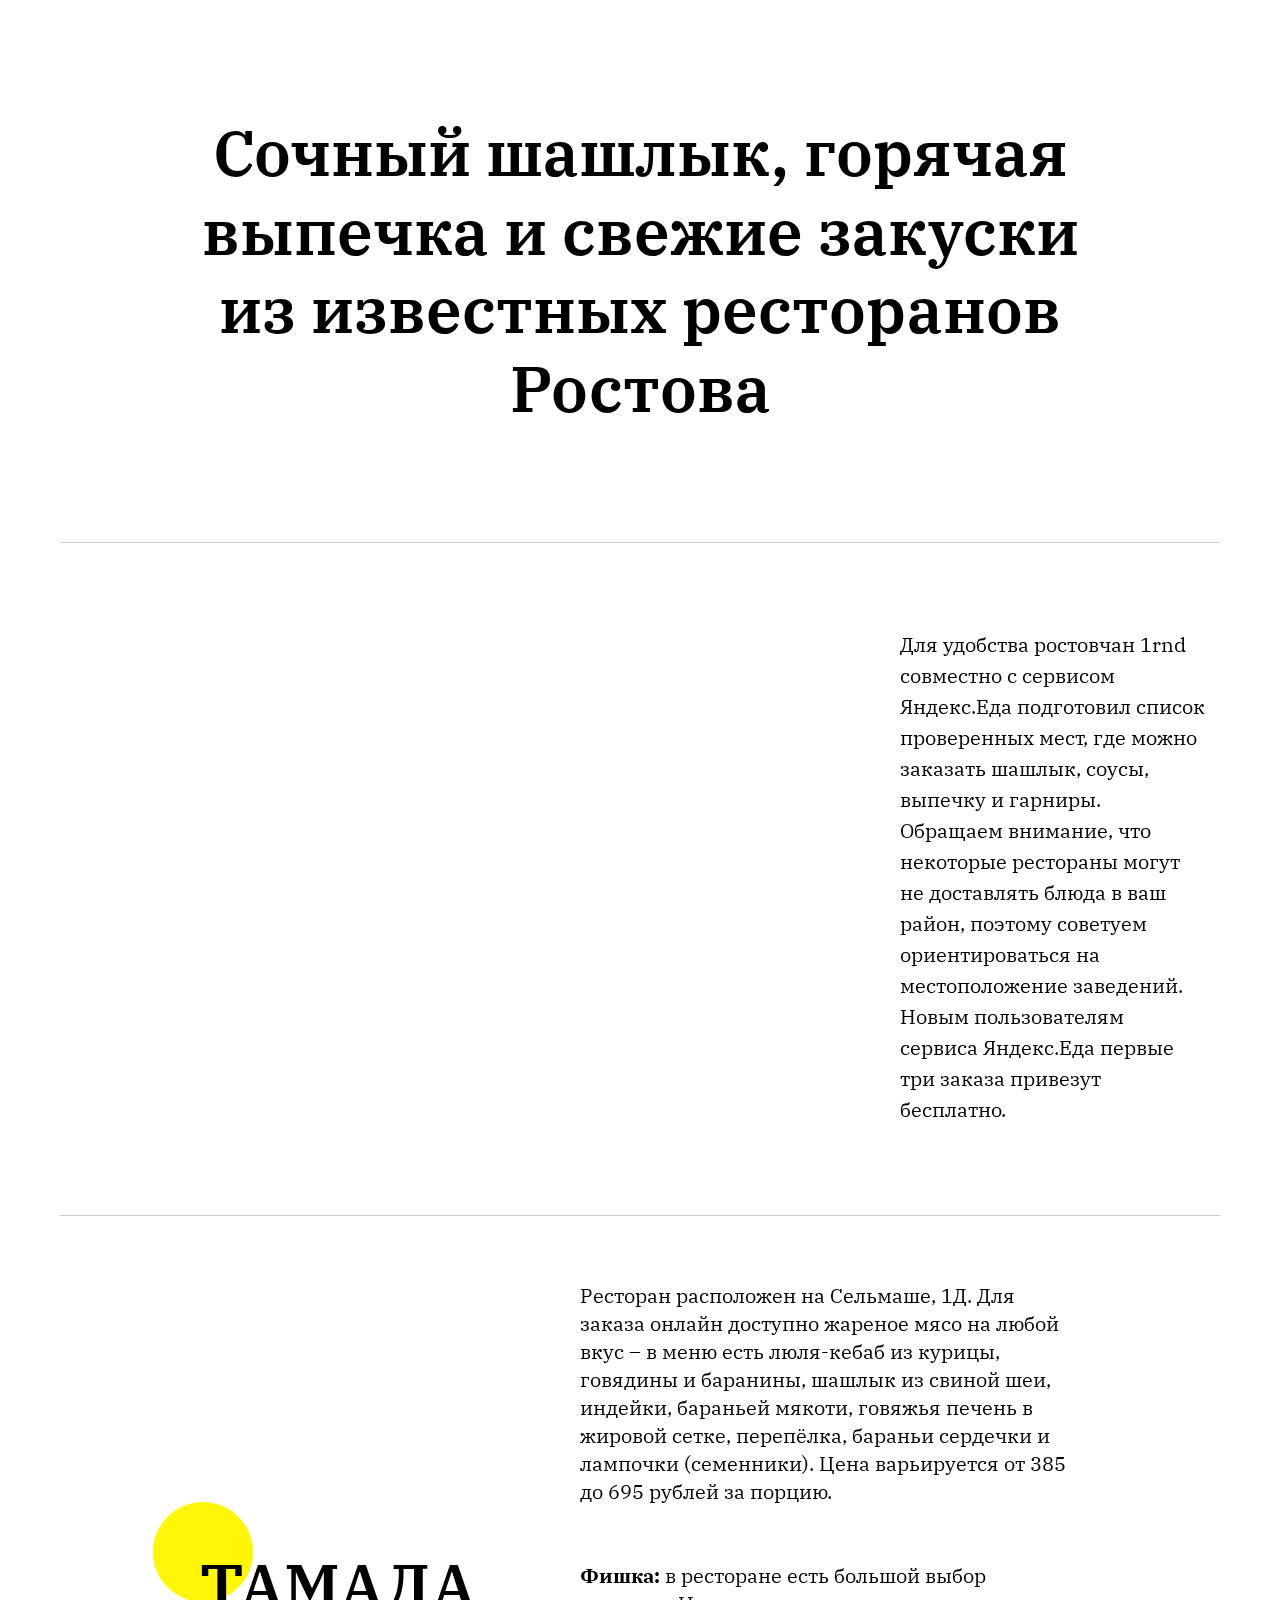
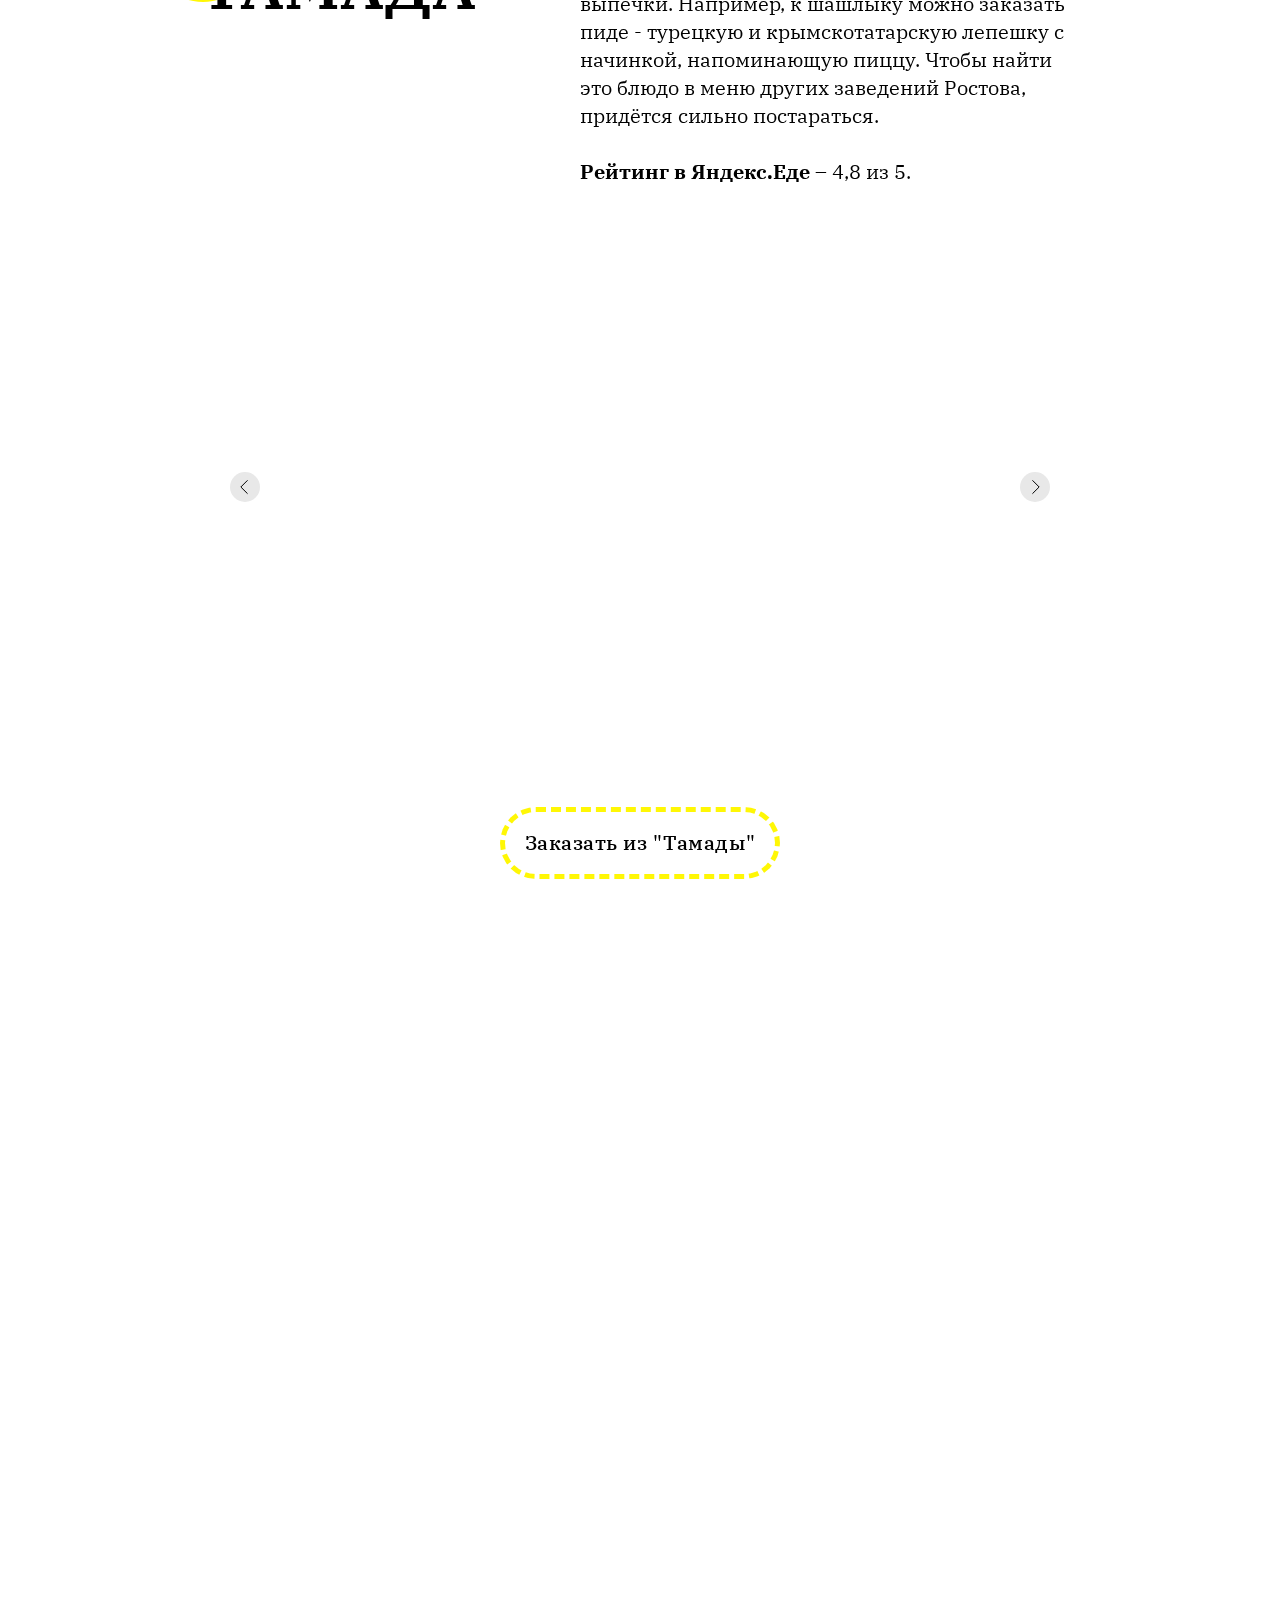
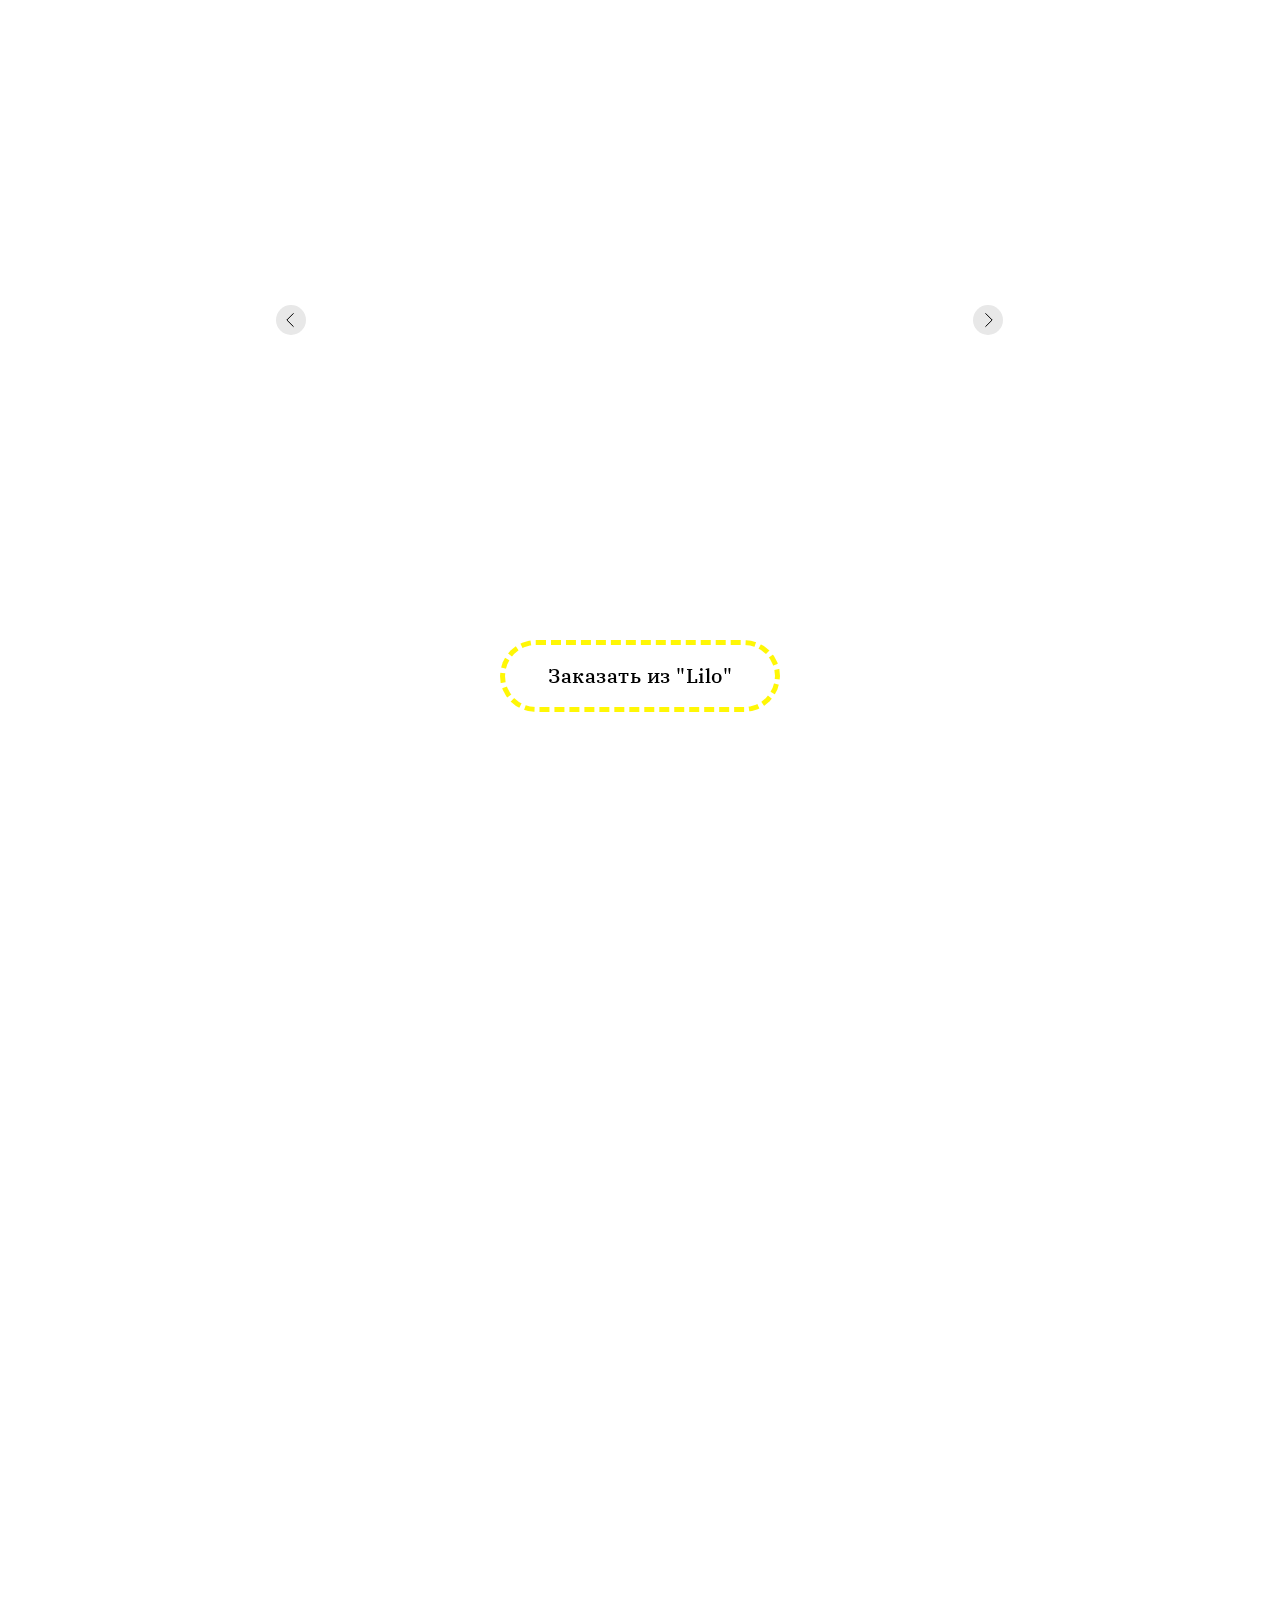
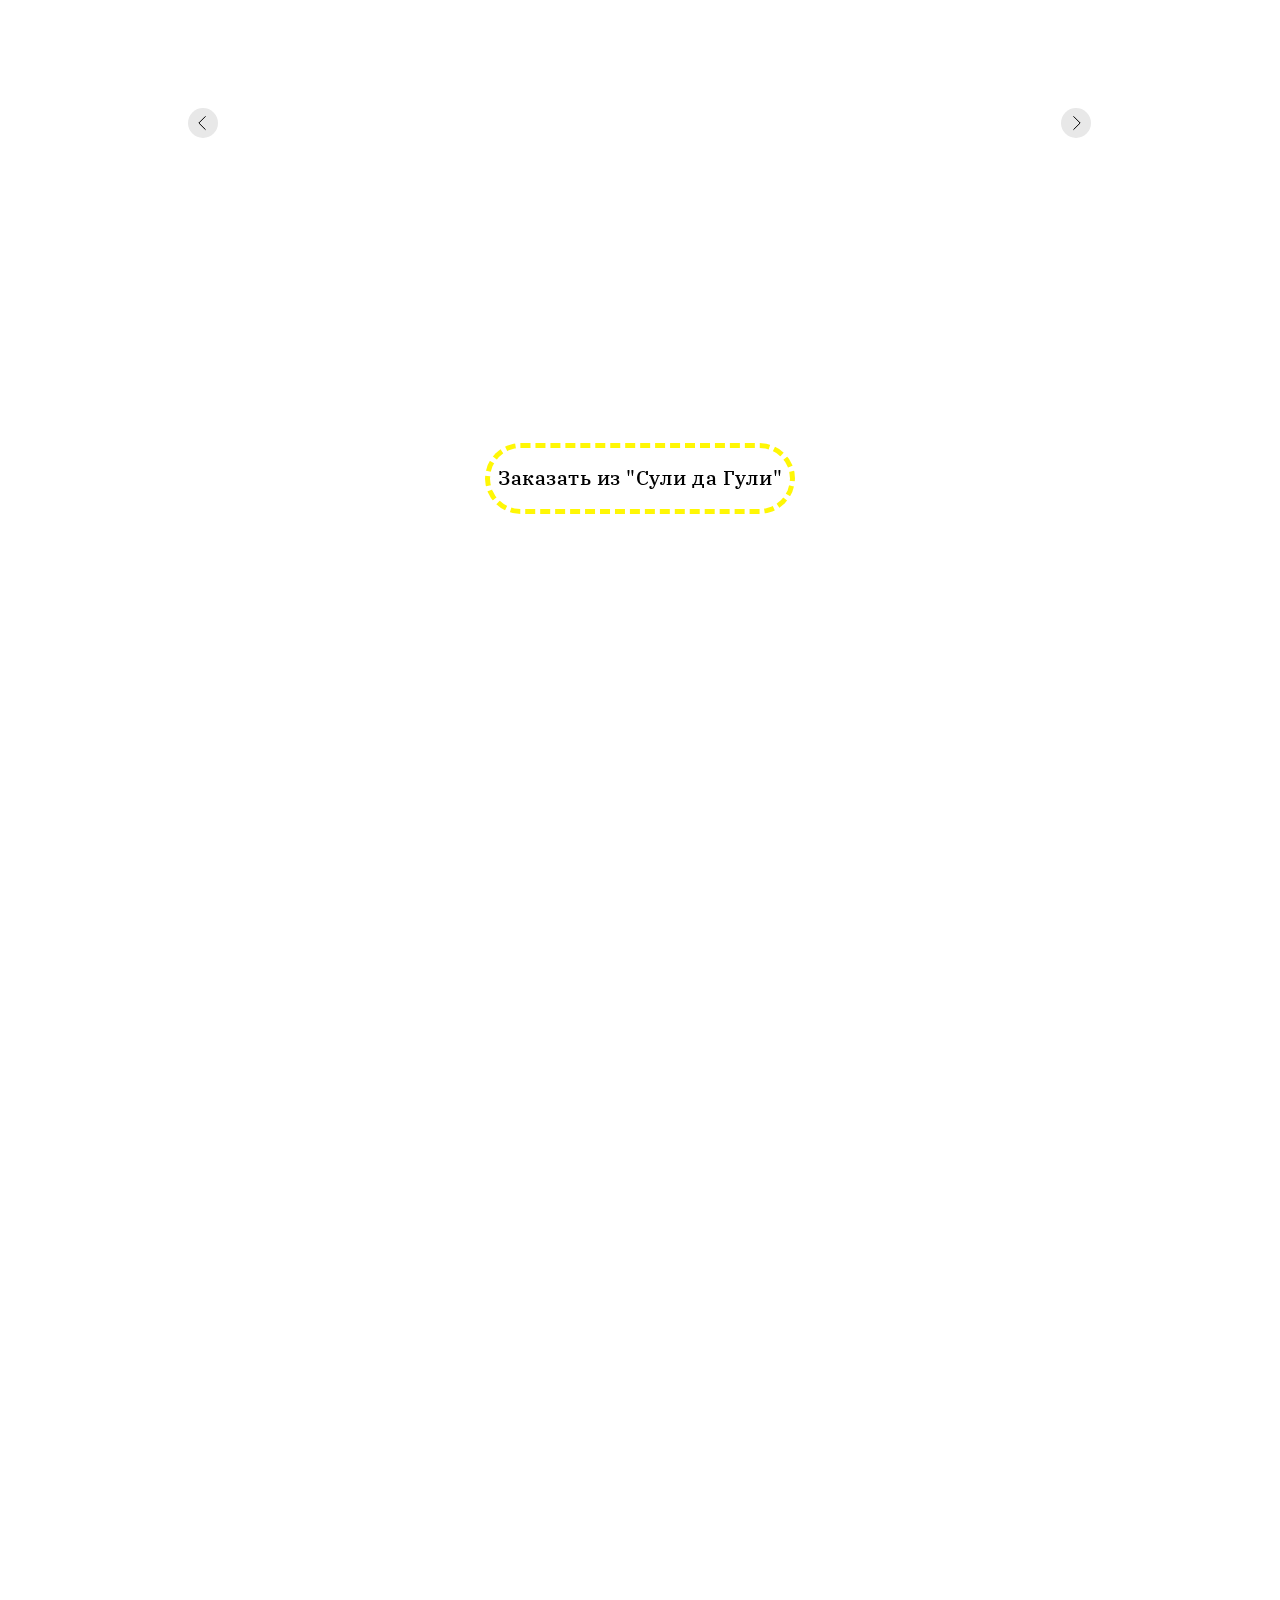
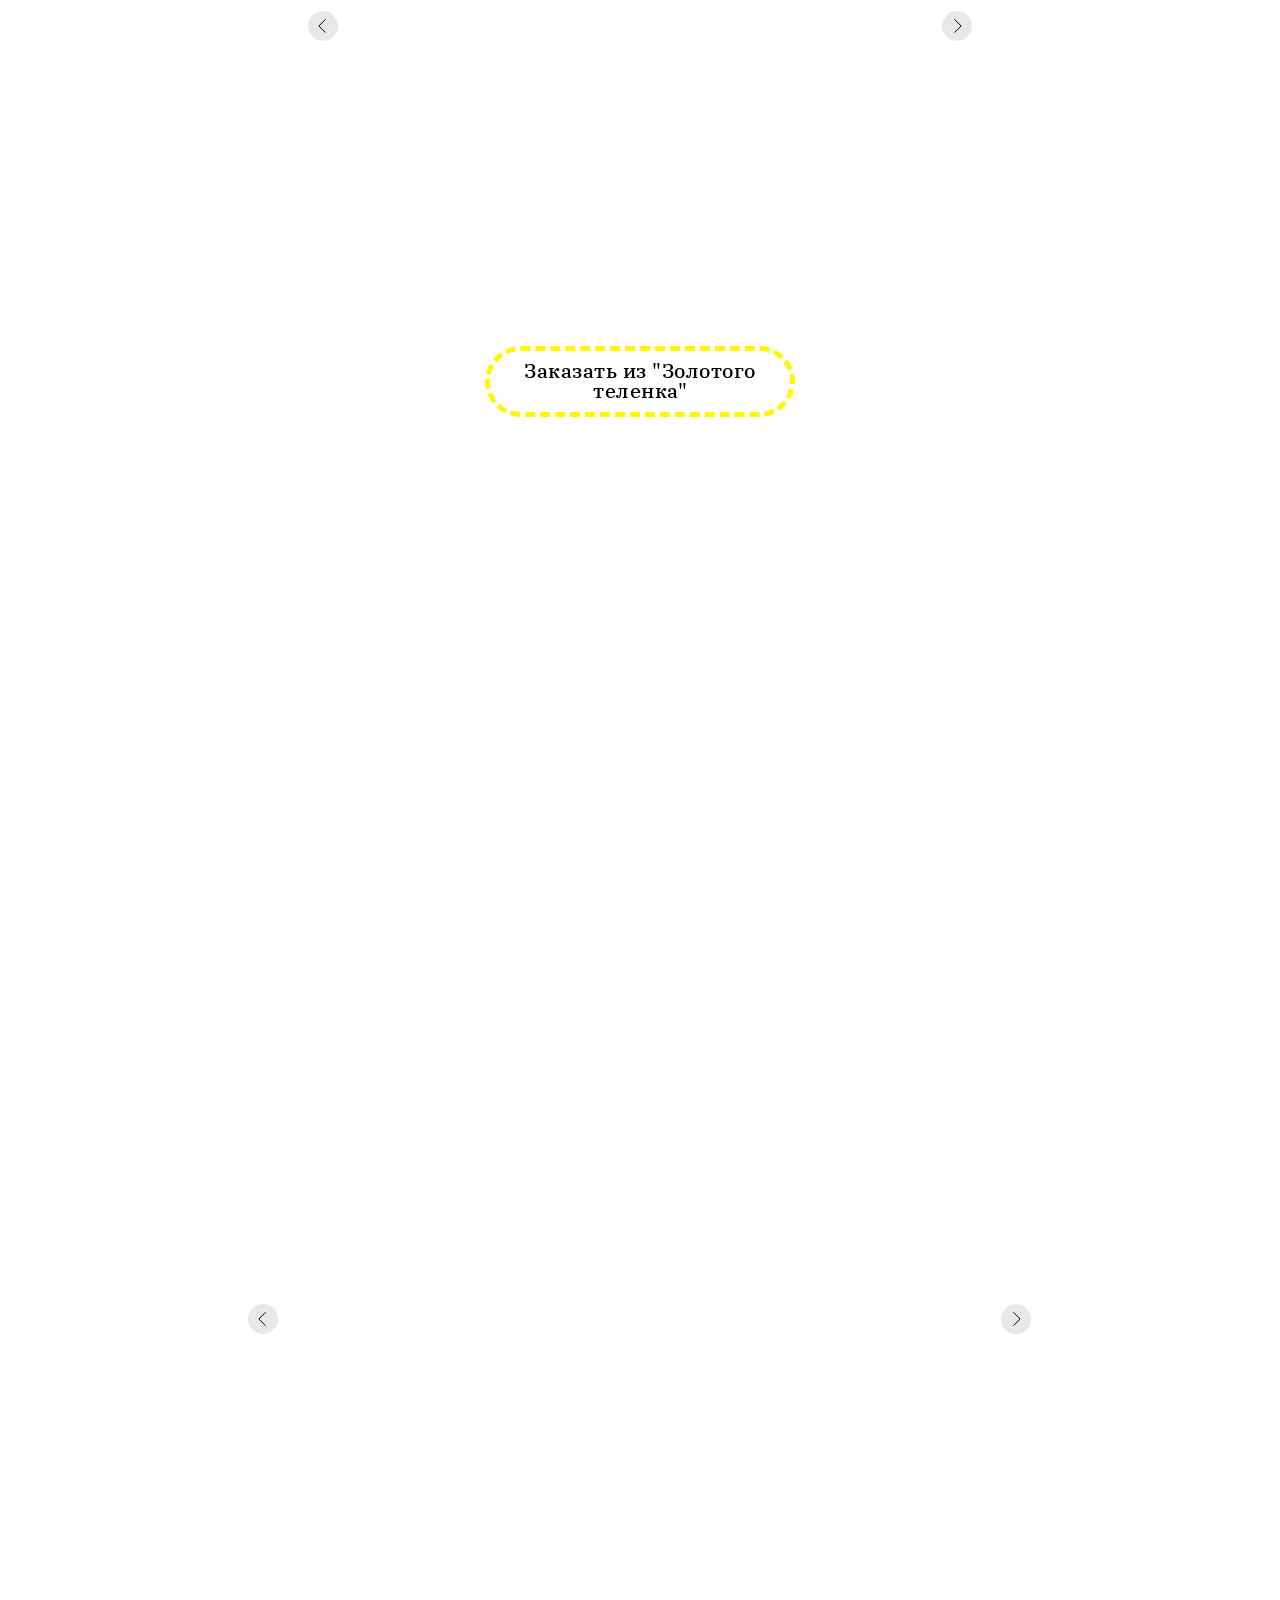
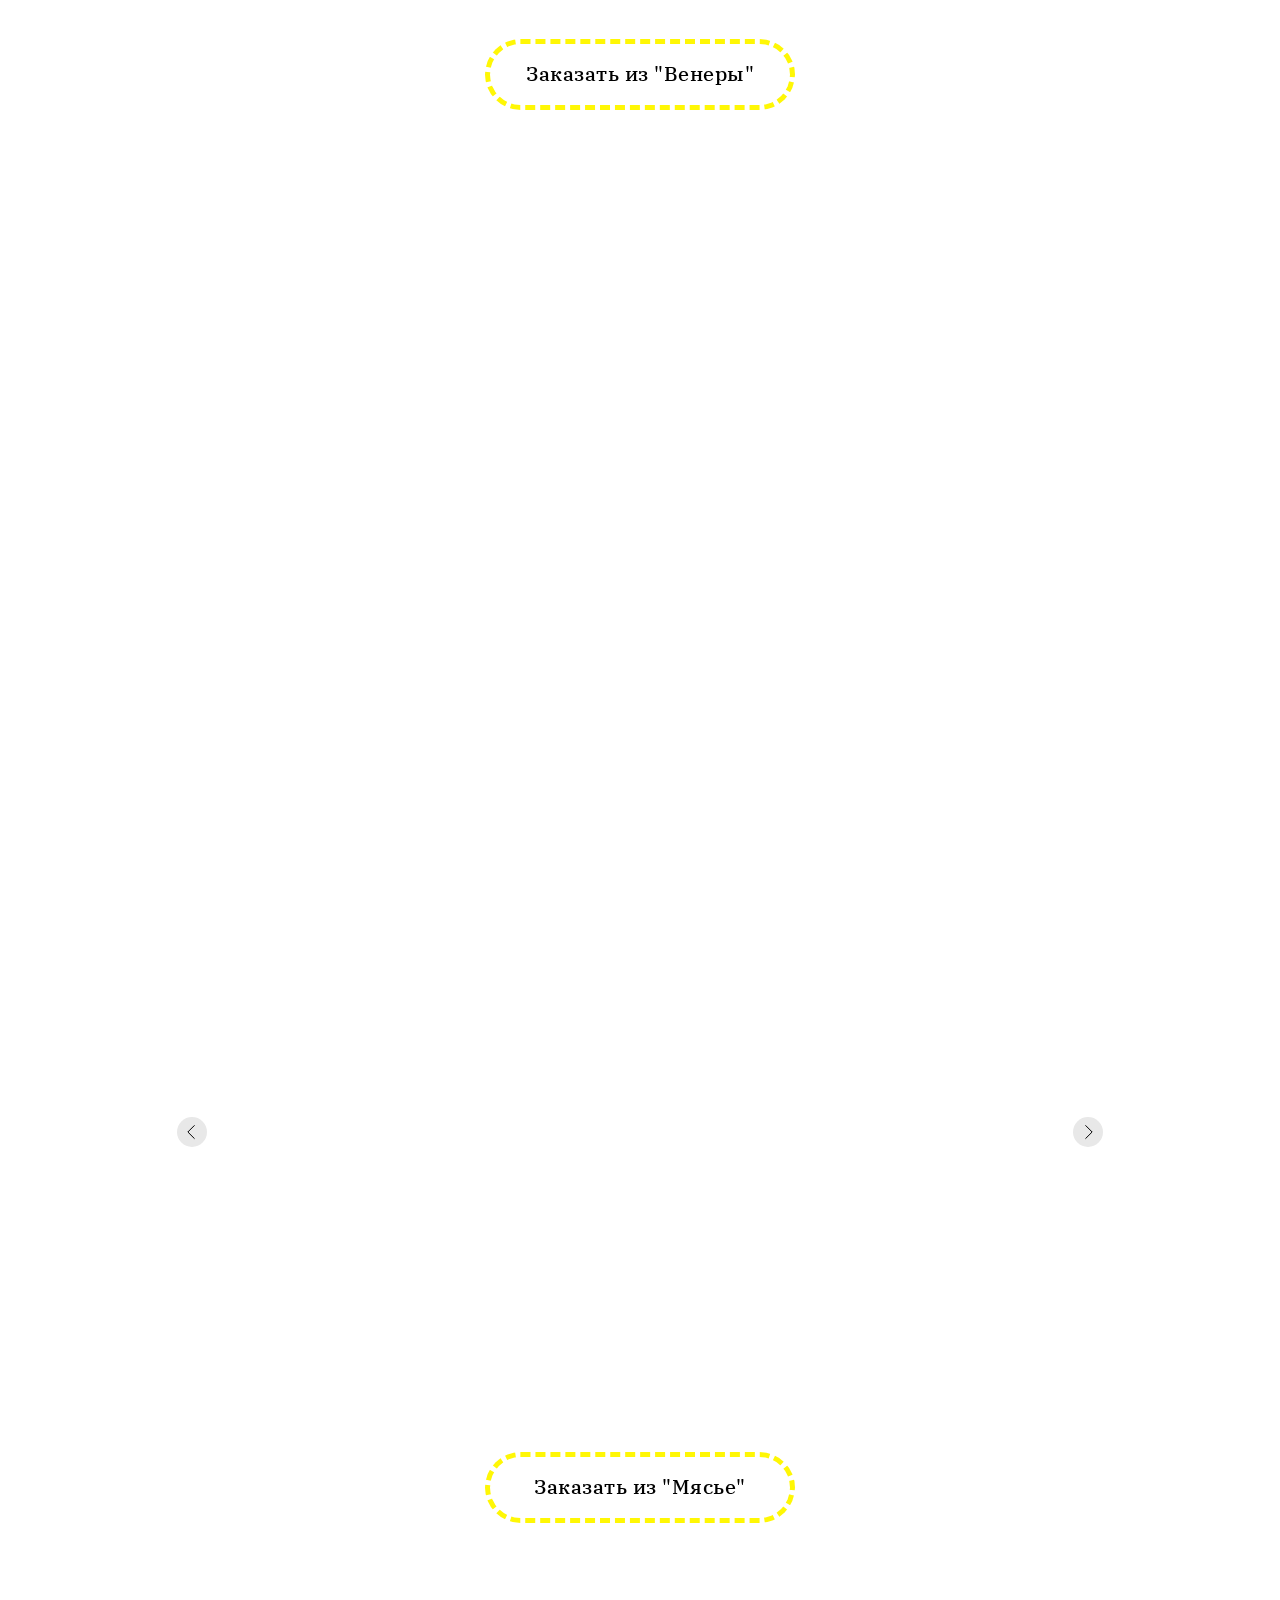
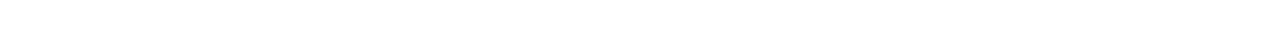
<file: shashlikrestoran/index.html>
<!DOCTYPE html><html> <head><meta charset="utf-8" /><meta http-equiv="Content-Type" content="text/html; charset=utf-8" /><meta name="viewport" content="width=device-width, initial-scale=1.0" /><!--metatextblock--><title>Карта ресторанов</title><meta name="description" content="Интерактивная карта ресторанов Ростова-на-Дону, где готовят шашлык." /><meta property="og:url" content="https://1rndshashlik.ru/shashlikrestoran" /><meta property="og:title" content="Карта ресторанов" /><meta property="og:description" content="Интерактивная карта ресторанов Ростова-на-Дону, где готовят шашлык." /><meta property="og:type" content="website" /><meta property="og:image" content="../images/tild3132-3834-4266-a435-626532316662__6.jpg" /><link rel="canonical" href="https://1rndshashlik.ru/shashlikrestoran"><!--/metatextblock--><meta property="fb:app_id" content="257953674358265" /><meta name="format-detection" content="telephone=no" /><meta http-equiv="x-dns-prefetch-control" content="on"><link rel="dns-prefetch" href="https://ws.tildacdn.com"><link rel="shortcut icon" href="../images/tild3936-6530-4339-a235-623266643865__favicon.ico" type="image/x-icon" /><!-- Assets --><link rel="stylesheet" href="../css/tilda-grid-3.0.min.css" type="text/css" media="all" /><link rel="stylesheet" href="../css/tilda-blocks-2.14.css?t=1623144518" type="text/css" media="all" /><link rel="preconnect" href="https://fonts.gstatic.com"><link href="https://fonts.googleapis.com/css2?family=IBM+Plex+Serif:wght@300;400;500;600;700&subset=latin,cyrillic" rel="stylesheet"><link rel="stylesheet" href="../css/tilda-animation-1.0.min.css" type="text/css" media="all" /><link rel="stylesheet" href="../css/tilda-slds-1.4.min.css" type="text/css" media="print" onload="this.media='all';" /><noscript><link rel="stylesheet" href="../css/tilda-slds-1.4.min.css" type="text/css" media="all" /></noscript><link rel="stylesheet" href="../css/tilda-zoom-2.0.min.css" type="text/css" media="print" onload="this.media='all';" /><noscript><link rel="stylesheet" href="../css/tilda-zoom-2.0.min.css" type="text/css" media="all" /></noscript><script src="../js/jquery-1.10.2.min.js"></script><script src="../js/tilda-scripts-3.0.min.js"></script><script src="../js/tilda-blocks-2.7.js?t=1623144518"></script><script src="../js/lazyload-1.3.min.js" charset="utf-8" async></script><script src="../js/tilda-animation-1.0.min.js" charset="utf-8" async></script><script src="../js/tilda-cover-1.0.min.js" charset="utf-8" async></script><script src="../js/tilda-events-1.0.min.js" charset="utf-8" async></script><script src="../js/tilda-slds-1.4.min.js" charset="utf-8" async></script><script src="../js/hammer.min.js" charset="utf-8" async></script><script src="../js/tilda-zoom-2.0.min.js" charset="utf-8" async></script><script src="../js/tilda-animation-sbs-1.0.min.js" charset="utf-8" async></script><script type="text/javascript">window.dataLayer = window.dataLayer || [];</script><script type="text/javascript">if((/bot|google|yandex|baidu|bing|msn|duckduckbot|teoma|slurp|crawler|spider|robot|crawling|facebook/i.test(navigator.userAgent))===false && typeof(sessionStorage)!='undefined' && sessionStorage.getItem('visited')!=='y'){	var style=document.createElement('style');	style.type='text/css';	style.innerHTML='@media screen and (min-width: 980px) {.t-records {opacity: 0;}.t-records_animated {-webkit-transition: opacity ease-in-out .2s;-moz-transition: opacity ease-in-out .2s;-o-transition: opacity ease-in-out .2s;transition: opacity ease-in-out .2s;}.t-records.t-records_visible {opacity: 1;}}';	document.getElementsByTagName('head')[0].appendChild(style);	$(document).ready(function() {	$('.t-records').addClass('t-records_animated');	setTimeout(function(){ $('.t-records').addClass('t-records_visible'); sessionStorage.setItem('visited','y');	},400);	});
}</script></head><body class="t-body" style="margin:0;"><!--allrecords--><div id="allrecords" data-tilda-export="yes" class="t-records" data-hook="blocks-collection-content-node" data-tilda-project-id="3911466" data-tilda-page-id="19229955" data-tilda-page-alias="shashlikrestoran" data-tilda-formskey="d81f540a18564bf7d9cf763bb01ce298" data-tilda-lazy="yes" ><div id="rec321174692" class="r t-rec t-rec_pt_105 t-rec_pb_75" style="padding-top:105px;padding-bottom:75px; " data-record-type="30" ><!-- T015 --><div class="t015"> <div class="t-container t-align_center"> <div class="t-col t-col_10 t-prefix_1"> <div class="t015__title t-title t-title_lg" field="title" style="">Сочный шашлык, горячая выпечка и свежие закуски из известных ресторанов Ростова</div> </div> </div></div></div><div id="rec319139758" class="r t-rec" style=" " data-record-type="126" ><!-- T118 --><div class="t118"><div class="t-container"> <div class="t-col t-col_12 "><hr class="t118__line" style="background-color:#000000;opacity:0.2;"> </div></div></div></div><div id="rec319127148" class="r t-rec" style=" " data-animationappear="off" data-record-type="396" ><!-- T396 --><style>#rec319127148 .t396__artboard{height: 600px;background-color: #ffffff;}#rec319127148 .t396__filter{height: 600px;}#rec319127148 .t396__carrier{height: 600px;background-position: center center;background-attachment: scroll;background-size:cover;background-repeat:no-repeat;}@media screen and (max-width: 1199px){#rec319127148 .t396__artboard{height: 860px;}#rec319127148 .t396__filter{height: 860px;}#rec319127148 .t396__carrier{height: 860px;background-attachment:scroll;}}@media screen and (max-width: 959px){#rec319127148 .t396__artboard{height: 760px;}#rec319127148 .t396__filter{height: 760px;}#rec319127148 .t396__carrier{height: 760px;}}@media screen and (max-width: 639px){#rec319127148 .t396__artboard{height: 820px;}#rec319127148 .t396__filter{height: 820px;}#rec319127148 .t396__carrier{height: 820px;}}@media screen and (max-width: 479px){#rec319127148 .t396__artboard{height: 870px;}#rec319127148 .t396__filter{height: 870px;}#rec319127148 .t396__carrier{height: 870px;}}#rec319127148 .tn-elem[data-elem-id="1621944987586"]{z-index:1;top: 50px;left: calc(50% - 600px + 0px);width:800px;height:500px;}#rec319127148 .tn-elem[data-elem-id="1621944987586"] .tn-atom{background-position:center center;border-color:transparent;border-style:solid;}@media screen and (max-width: 1199px){#rec319127148 .tn-elem[data-elem-id="1621944987586"]{top: 48px;left: calc(50% - 480px + 80px);width:800px;height:500px;}}@media screen and (max-width: 959px){#rec319127148 .tn-elem[data-elem-id="1621944987586"]{top: 10px;left: calc(50% - 320px + -80px);width:800px;height:500px;}}@media screen and (max-width: 639px){#rec319127148 .tn-elem[data-elem-id="1621944987586"]{top: 19px;left: calc(50% - 240px + -160px);width:800px;height:500px;}}@media screen and (max-width: 479px){#rec319127148 .tn-elem[data-elem-id="1621944987586"]{top: 0px;left: calc(50% - 160px + -240px);width:800px;height:500px;}}#rec319127148 .tn-elem[data-elem-id="1621945286090"]{color:#000000;z-index:2;top: 50px;left: calc(50% - 600px + 860px);width:305px;}#rec319127148 .tn-elem[data-elem-id="1621945286090"] .tn-atom{color:#000000;font-size:20px;font-family:'IBM Plex Serif',serif;line-height:1.55;font-weight:400;background-position:center center;border-color:transparent;border-style:solid;}@media screen and (max-width: 1199px){#rec319127148 .tn-elem[data-elem-id="1621945286090"]{top: 605px;left: calc(50% - 480px + 50px);width:730px;}#rec319127148 .tn-elem[data-elem-id="1621945286090"] .tn-atom{font-size:19px;}}@media screen and (max-width: 959px){#rec319127148 .tn-elem[data-elem-id="1621945286090"]{top: 533px;left: calc(50% - 320px + 16px);width:624px;}}@media screen and (max-width: 639px){#rec319127148 .tn-elem[data-elem-id="1621945286090"]{top: 545px;left: calc(50% - 240px + 10px);width:458px;}#rec319127148 .tn-elem[data-elem-id="1621945286090"] .tn-atom{font-size:18px;}}@media screen and (max-width: 479px){#rec319127148 .tn-elem[data-elem-id="1621945286090"]{top: 555px;left: calc(50% - 160px + 10px);width:300px;}#rec319127148 .tn-elem[data-elem-id="1621945286090"] .tn-atom{font-size:16px;}}</style> <div class='t396'><div class="t396__artboard" data-artboard-recid="319127148"	data-artboard-height="600"	data-artboard-height-res-960="860"	data-artboard-height-res-640="760"	data-artboard-height-res-480="820"	data-artboard-height-res-320="870"	data-artboard-height_vh=""	data-artboard-valign="center"	data-artboard-ovrflw=""	> <div class="t396__carrier" data-artboard-recid="319127148"></div> <div class="t396__filter" data-artboard-recid="319127148"></div> <div class='t396__elem tn-elem tn-elem__3191271481621944987586' data-elem-id='1621944987586' data-elem-type='html'	data-field-top-value="50"	data-field-top-res-960-value="48"	data-field-top-res-640-value="10"	data-field-top-res-480-value="19"	data-field-top-res-320-value="0"	data-field-left-value="0"	data-field-left-res-960-value="80"	data-field-left-res-640-value="-80"	data-field-left-res-480-value="-160"	data-field-left-res-320-value="-240"	data-field-height-value="500"	data-field-height-res-960-value="500"	data-field-height-res-640-value="500"	data-field-height-res-480-value="500"	data-field-height-res-320-value="500"	data-field-width-value="800"	data-field-width-res-960-value="800"	data-field-width-res-640-value="800"	data-field-width-res-480-value="800"	data-field-width-res-320-value="800"	data-field-axisy-value="top"	data-field-axisx-value="left"	data-field-container-value="grid"	data-field-topunits-value="px"	data-field-leftunits-value="px"	data-field-heightunits-value="px"	data-field-widthunits-value="px" > <div class='tn-atom tn-atom__html'> <script type="text/javascript" charset="utf-8" async src="https://api-maps.yandex.ru/services/constructor/1.0/js/?um=constructor%3Ad309bd181bc39bb1de269f9eb126d44bbe15bea8c45b6c61f85e877a3488e429&amp;width=800&amp;height=500&amp;lang=ru_RU&amp;scroll=false"></script> </div> </div> <div class='t396__elem tn-elem tn-elem__3191271481621945286090' data-elem-id='1621945286090' data-elem-type='text'	data-field-top-value="50"	data-field-top-res-960-value="605"	data-field-top-res-640-value="533"	data-field-top-res-480-value="545"	data-field-top-res-320-value="555"	data-field-left-value="860"	data-field-left-res-960-value="50"	data-field-left-res-640-value="16"	data-field-left-res-480-value="10"	data-field-left-res-320-value="10"	data-field-width-value="305"	data-field-width-res-960-value="730"	data-field-width-res-640-value="624"	data-field-width-res-480-value="458"	data-field-width-res-320-value="300"	data-field-axisy-value="top"	data-field-axisx-value="left"	data-field-container-value="grid"	data-field-topunits-value="px"	data-field-leftunits-value="px"	data-field-heightunits-value=""	data-field-widthunits-value="px" > <div class='tn-atom' field='tn_text_1621945286090' >Для удобства ростовчан 1rnd совместно с сервисом Яндекс.Еда подготовил список проверенных мест, где можно заказать шашлык, соусы, выпечку и гарниры. Обращаем внимание, что некоторые рестораны могут не доставлять блюда в ваш район, поэтому советуем ориентироваться на местоположение заведений. Новым пользователям сервиса Яндекс.Еда первые три заказа привезут бесплатно.</div> </div> </div> </div> <script>$( document ).ready(function() { t396_init('319127148');
});</script><!-- /T396 --></div><div id="rec319139724" class="r t-rec" style=" " data-record-type="126" ><!-- T118 --><div class="t118"><div class="t-container"> <div class="t-col t-col_12 "><hr class="t118__line" style="background-color:#000000;opacity:0.2;"> </div></div></div></div><div id="rec311458788" class="r t-rec" style=" " data-record-type="396" ><!-- T396 --><style>#rec311458788 .t396__artboard{height: 560px;background-color: #ffffff;}#rec311458788 .t396__filter{height: 560px;}#rec311458788 .t396__carrier{height: 560px;background-position: center center;background-attachment: scroll;background-size:cover;background-repeat:no-repeat;}@media screen and (max-width: 1199px){#rec311458788 .t396__artboard{height: 657px;}#rec311458788 .t396__filter{height: 657px;}#rec311458788 .t396__carrier{height: 657px;background-attachment:scroll;}}@media screen and (max-width: 959px){#rec311458788 .t396__artboard{height: 750px;}#rec311458788 .t396__filter{height: 750px;}#rec311458788 .t396__carrier{height: 750px;}}@media screen and (max-width: 639px){#rec311458788 .t396__artboard{height: 750px;}#rec311458788 .t396__filter{height: 750px;}#rec311458788 .t396__carrier{height: 750px;}}@media screen and (max-width: 479px){#rec311458788 .t396__artboard{height: 800px;}#rec311458788 .t396__filter{height: 800px;}#rec311458788 .t396__carrier{height: 800px;}}#rec311458788 .tn-elem[data-elem-id="1470210011265"]{color:#000000;z-index:4;top: 30px;left: calc(50% - 600px + 540px);width:500px;}#rec311458788 .tn-elem[data-elem-id="1470210011265"] .tn-atom{color:#000000;font-size:20px;font-family:'IBM Plex Serif',serif;line-height:1.4;font-weight:400;background-position:center center;border-color:transparent;border-style:solid;}@media screen and (max-width: 1199px){#rec311458788 .tn-elem[data-elem-id="1470210011265"]{top: 88px;left: calc(50% - 480px + 490px);width:420px;}#rec311458788 .tn-elem[data-elem-id="1470210011265"] .tn-atom{font-size:18px;line-height:1.5;}}@media screen and (max-width: 959px){#rec311458788 .tn-elem[data-elem-id="1470210011265"]{top: 280px;left: calc(50% - 320px + 30px);width:550px;}#rec311458788 .tn-elem[data-elem-id="1470210011265"] .tn-atom{line-height:1.55;}}@media screen and (max-width: 639px){#rec311458788 .tn-elem[data-elem-id="1470210011265"]{top: 315px;left: calc(50% - 240px + 50px);width:390px;}#rec311458788 .tn-elem[data-elem-id="1470210011265"] .tn-atom{font-size:16px;line-height:1.45;}}@media screen and (max-width: 479px){#rec311458788 .tn-elem[data-elem-id="1470210011265"]{top: 220px;left: calc(50% - 160px + 20px);width:280px;}#rec311458788 .tn-elem[data-elem-id="1470210011265"] .tn-atom{font-size:16px;}}#rec311458788 .tn-elem[data-elem-id="1620107988470"]{color:#000000;z-index:5;top: 240px;left: calc(50% - 600px + 20px);width:560px;}#rec311458788 .tn-elem[data-elem-id="1620107988470"] .tn-atom{color:#000000;font-size:20px;font-family:'IBM Plex Serif',serif;line-height:1.55;font-weight:400;background-position:center center;border-color:transparent;border-style:solid;}@media screen and (max-width: 1199px){}@media screen and (max-width: 959px){}@media screen and (max-width: 639px){}@media screen and (max-width: 479px){}#rec311458788 .tn-elem[data-elem-id="1620108000763"]{color:#000000;z-index:7;top: 285px;left: calc(50% - 600px + 160px);width:100px;}#rec311458788 .tn-elem[data-elem-id="1620108000763"] .tn-atom{color:#000000;font-size:63px;font-family:'IBM Plex Serif',serif;line-height:1.55;font-weight:600;background-position:center center;border-color:transparent;border-style:solid;}@media screen and (max-width: 1199px){#rec311458788 .tn-elem[data-elem-id="1620108000763"]{top: 270px;left: calc(50% - 480px + 120px);}}@media screen and (max-width: 959px){#rec311458788 .tn-elem[data-elem-id="1620108000763"]{top: 100px;left: calc(50% - 320px + 80px);}}@media screen and (max-width: 639px){}@media screen and (max-width: 479px){#rec311458788 .tn-elem[data-elem-id="1620108000763"]{top: 100px;left: calc(50% - 160px + 80px);width:180px;}#rec311458788 .tn-elem[data-elem-id="1620108000763"] .tn-atom{font-size:44px;}}#rec311458788 .tn-elem[data-elem-id="1620294911167"]{z-index:6;top: 250px;left: calc(50% - 600px + 113px);width:100px;height:100px;}#rec311458788 .tn-elem[data-elem-id="1620294911167"] .tn-atom{border-radius:3000px;background-color:#fff705;background-position:center center;border-color:transparent;border-style:solid;}@media screen and (max-width: 1199px){#rec311458788 .tn-elem[data-elem-id="1620294911167"]{top: 243px;left: calc(50% - 480px + 69px);}}@media screen and (max-width: 959px){#rec311458788 .tn-elem[data-elem-id="1620294911167"]{top: 72px;left: calc(50% - 320px + 28px);}}@media screen and (max-width: 639px){#rec311458788 .tn-elem[data-elem-id="1620294911167"]{top: 78px;left: calc(50% - 240px + 42px);}}@media screen and (max-width: 479px){#rec311458788 .tn-elem[data-elem-id="1620294911167"]{top: 78px;left: calc(50% - 160px + 42px);width:80px;height:80px;}}</style> <div class='t396'><div class="t396__artboard" data-artboard-recid="311458788"	data-artboard-height="560"	data-artboard-height-res-960="657"	data-artboard-height-res-640="750"	data-artboard-height-res-480="750"	data-artboard-height-res-320="800"	data-artboard-height_vh=""	data-artboard-valign="center"	data-artboard-ovrflw=""	> <div class="t396__carrier" data-artboard-recid="311458788"></div> <div class="t396__filter" data-artboard-recid="311458788"></div> <div class='t396__elem tn-elem tn-elem__3114587881470210011265' data-elem-id='1470210011265' data-elem-type='text'	data-field-top-value="30"	data-field-top-res-960-value="88"	data-field-top-res-640-value="280"	data-field-top-res-480-value="315"	data-field-top-res-320-value="220"	data-field-left-value="540"	data-field-left-res-960-value="490"	data-field-left-res-640-value="30"	data-field-left-res-480-value="50"	data-field-left-res-320-value="20"	data-field-width-value="500"	data-field-width-res-960-value="420"	data-field-width-res-640-value="550"	data-field-width-res-480-value="390"	data-field-width-res-320-value="280"	data-field-axisy-value="top"	data-field-axisx-value="left"	data-field-container-value="grid"	data-field-topunits-value="px"	data-field-leftunits-value="px"	data-field-heightunits-value=""	data-field-widthunits-value="px" > <div class='tn-atom' field='tn_text_1470210011265' >Ресторан расположен на Сельмаше, 1Д. Для заказа онлайн доступно жареное мясо на любой вкус – в меню есть люля-кебаб из курицы, говядины и баранины, шашлык из свиной шеи, индейки, бараньей мякоти, говяжья печень в жировой сетке, перепёлка, бараньи сердечки и лампочки (семенники). Цена варьируется от 385 до 695 рублей за порцию.<br /><br /><br /><strong>Фишка:</strong> в ресторане есть большой выбор выпечки. Например, к шашлыку можно заказать пиде - турецкую и крымскотатарскую лепешку с начинкой, напоминающую пиццу. Чтобы найти это блюдо в меню других заведений Ростова, придётся сильно постараться. <br /><br /><strong>Рейтинг в Яндекс.Еде – </strong>4,8 из 5. <br /><br /></div> </div> <div class='t396__elem tn-elem tn-elem__3114587881620107988470' data-elem-id='1620107988470' data-elem-type='text'	data-field-top-value="240"	data-field-left-value="20"	data-field-width-value="560"	data-field-axisy-value="top"	data-field-axisx-value="left"	data-field-container-value="grid"	data-field-topunits-value="px"	data-field-leftunits-value="px"	data-field-heightunits-value=""	data-field-widthunits-value="px" > <div class='tn-atom' field='tn_text_1620107988470' ></div> </div> <div class='t396__elem tn-elem tn-elem__3114587881620108000763' data-elem-id='1620108000763' data-elem-type='text'	data-field-top-value="285"	data-field-top-res-960-value="270"	data-field-top-res-640-value="100"	data-field-top-res-320-value="100"	data-field-left-value="160"	data-field-left-res-960-value="120"	data-field-left-res-640-value="80"	data-field-left-res-320-value="80"	data-field-width-value="100"	data-field-width-res-320-value="180"	data-field-axisy-value="top"	data-field-axisx-value="left"	data-field-container-value="grid"	data-field-topunits-value="px"	data-field-leftunits-value="px"	data-field-heightunits-value=""	data-field-widthunits-value="px" > <div class='tn-atom' field='tn_text_1620108000763' >ТАМАДА</div> </div> <div class='t396__elem tn-elem tn-elem__3114587881620294911167' data-elem-id='1620294911167' data-elem-type='shape'	data-field-top-value="250"	data-field-top-res-960-value="243"	data-field-top-res-640-value="72"	data-field-top-res-480-value="78"	data-field-top-res-320-value="78"	data-field-left-value="113"	data-field-left-res-960-value="69"	data-field-left-res-640-value="28"	data-field-left-res-480-value="42"	data-field-left-res-320-value="42"	data-field-height-value="100"	data-field-height-res-320-value="80"	data-field-width-value="100"	data-field-width-res-320-value="80"	data-field-axisy-value="top"	data-field-axisx-value="left"	data-field-container-value="grid"	data-field-topunits-value="px"	data-field-leftunits-value="px"	data-field-heightunits-value="px"	data-field-widthunits-value="px" > <div	class='tn-atom'	> </div> </div> </div> </div> <script>$( document ).ready(function() { t396_init('311458788');
});</script><!-- /T396 --></div><div id="rec317236287" class="r t-rec" style=" " data-animationappear="off" data-record-type="396" ><!-- T396 --><style>#rec317236287 .t396__artboard{height: 550px;background-color: #ffffff;}#rec317236287 .t396__filter{height: 550px;}#rec317236287 .t396__carrier{height: 550px;background-position: center center;background-attachment: scroll;background-size:cover;background-repeat:no-repeat;}@media screen and (max-width: 1199px){#rec317236287 .t396__artboard{}#rec317236287 .t396__filter{}#rec317236287 .t396__carrier{background-attachment:scroll;}}@media screen and (max-width: 959px){}@media screen and (max-width: 639px){}@media screen and (max-width: 479px){}#rec317236287 .tn-elem[data-elem-id="1621497305757"]{text-align:center;z-index:1;top: 65px;left: calc(50% - 600px + 170px);width:860px;height:421px;}#rec317236287 .tn-elem[data-elem-id="1621497305757"] .tn-atom{font-size:14px;font-family:'Arial',Arial,sans-serif;line-height:1.55;font-weight:400;background-position:center center;border-color:transparent;border-style:solid;}@media screen and (max-width: 1199px){#rec317236287 .tn-elem[data-elem-id="1621497305757"]{top: 65px;left: calc(50% - 480px + 50px);}}@media screen and (max-width: 959px){#rec317236287 .tn-elem[data-elem-id="1621497305757"]{top: 62px;left: calc(50% - 320px + 45px);width:550px;height:398px;}}@media screen and (max-width: 639px){#rec317236287 .tn-elem[data-elem-id="1621497305757"]{top: 64px;left: calc(50% - 240px + 33px);width:415px;height:423px;}}@media screen and (max-width: 479px){#rec317236287 .tn-elem[data-elem-id="1621497305757"]{top: 81px;left: calc(50% - 160px + 28px);width:265px;height:388px;}}</style> <div class='t396'><div class="t396__artboard" data-artboard-recid="317236287"	data-artboard-height="550"	data-artboard-height_vh=""	data-artboard-valign="center"	data-artboard-ovrflw=""	> <div class="t396__carrier" data-artboard-recid="317236287"></div> <div class="t396__filter" data-artboard-recid="317236287"></div> <div class='t396__elem tn-elem tn-elem__3172362871621497305757' data-elem-id='1621497305757' data-elem-type='gallery'	data-field-top-value="65"	data-field-top-res-960-value="65"	data-field-top-res-640-value="62"	data-field-top-res-480-value="64"	data-field-top-res-320-value="81"	data-field-left-value="170"	data-field-left-res-960-value="50"	data-field-left-res-640-value="45"	data-field-left-res-480-value="33"	data-field-left-res-320-value="28"	data-field-height-value="421"	data-field-height-res-640-value="398"	data-field-height-res-480-value="423"	data-field-height-res-320-value="388"	data-field-width-value="860"	data-field-width-res-640-value="550"	data-field-width-res-480-value="415"	data-field-width-res-320-value="265"	data-field-axisy-value="top"	data-field-axisx-value="left"	data-field-container-value="grid"	data-field-topunits-value="px"	data-field-leftunits-value="px"	data-field-heightunits-value="px"	data-field-widthunits-value="px" data-field-imgs-value="[{&quot;lid&quot;:&quot;tild3331-3164-4139-b261-386466376433&quot;,&quot;li_img&quot;:&quot;images/tild3331-3164-4139-b261-386466376433__restoran-tamada-na-p.jpg&quot;,&quot;li_imgalt&quot;:&quot;&quot;,&quot;li_imgtitle&quot;:&quot;&quot;,&quot;li_imgurl&quot;:&quot;&quot;,&quot;li_imgtarget&quot;:false,&quot;li_imgnofollow&quot;:false,&quot;li_youtube&quot;:&quot;&quot;,&quot;li_vimeo&quot;:&quot;&quot;},{&quot;lid&quot;:&quot;tild3631-6464-4232-a533-353963303463&quot;,&quot;li_img&quot;:&quot;images/tild3631-6464-4232-a533-353963303463__restoran-tamada-na-p.jpg&quot;,&quot;li_imgalt&quot;:&quot;&quot;,&quot;li_imgtitle&quot;:&quot;&quot;,&quot;li_imgurl&quot;:&quot;&quot;,&quot;li_imgtarget&quot;:false,&quot;li_imgnofollow&quot;:false,&quot;li_youtube&quot;:&quot;&quot;,&quot;li_vimeo&quot;:&quot;&quot;},{&quot;lid&quot;:&quot;tild6137-6133-4862-a533-343365633266&quot;,&quot;li_img&quot;:&quot;images/tild6137-6133-4862-a533-343365633266__restoran-tamada-na-p.jpg&quot;,&quot;li_imgalt&quot;:&quot;&quot;,&quot;li_imgtitle&quot;:&quot;&quot;,&quot;li_imgurl&quot;:&quot;&quot;,&quot;li_imgtarget&quot;:false,&quot;li_imgnofollow&quot;:false,&quot;li_youtube&quot;:&quot;&quot;,&quot;li_vimeo&quot;:&quot;&quot;}]"
data-field-slds_arrowcolor-value="#000"
data-field-slds_arrowbgcolor-value="#e8e8e8"
data-field-slds_dotsbgcolor-value="#999999"
data-field-slds_dotsbgcoloractive-value="#222"
data-field-slds_playiconcolor-value="#fff"
data-field-slds_stretch-value="cover"
data-field-slds_imgposition-value="center center"
data-field-slds_loop-value="loop"
data-field-slds_loop-value="loop"
data-field-slds_arrowalign-value="center"
data-field-slds_arrowbetweenmargin-value="10"
data-field-slds_playiconsize-value="70"
data-field-slds_dotssize-value="8"
data-field-slds_dotscontrols-value="none"
data-field-slds_arrowcontrols-value="in"
data-field-slds_arrowsize-value="s"
data-field-slds_arrowlinesize-value="1"
data-field-slds_imgposition-value="center center"
data-field-slds_captiontopmargin-value="20"
data-field-slds_dotsvmargin-value="10"
data-field-slds_captionwidth-value="80"
data-field-slds_arrowhmargin-value="20"
data-field-slds_dotshmargin-value="15"
data-field-slds_arrowvmargin-value="10"data-field-slds_arrowvmargin-res-960-value="10"data-field-slds_arrowvmargin-res-640-value="10"data-field-slds_arrowvmargin-res-480-value="10"data-field-slds_arrowvmargin-res-320-value="10"
data-field-borderstyle-value="solid" > <div class='tn-atom tn-atom__gallery'></div><link rel="stylesheet" href="../css/tilda-slds-1.4.min.css"><link rel="stylesheet" href="../css/tilda-zero-gallery-1.0.min.css"><script>$(document).ready(function() {	jQuery.cachedScript = function( url ) { var options = { dataType: "script", cache: true, url: url }; return jQuery.ajax( options );	};	$.cachedScript("../js/tilda-zero-gallery-1.0.min.js").done(function( script, textStatus ) {	if(textStatus=='success'){	$.cachedScript("../js/tilda-slds-1.4.min.js").done(function( script, textStatus ) {	if(textStatus=='success'){	setTimeout(function(){	var recid='317236287';	var elemid='1621497305757';	t_zeroGallery__init(recid,elemid);	},500);	}else{	console.log('Error load SLDS.js in zeroblock. Err:'+textStatus);	}	});	}else{	console.log('Error load Zero Gallery js in zeroblock. Err:'+textStatus);	}	});	});</script> </div> </div> </div> <script>$( document ).ready(function() { t396_init('317236287');
});</script><!-- /T396 --></div><div id="rec311474587" class="r t-rec" style=" " data-animationappear="off" data-record-type="396" ><!-- T396 --><style>#rec311474587 .t396__artboard{height: 160px;background-color: #ffffff;}#rec311474587 .t396__filter{height: 160px;}#rec311474587 .t396__carrier{height: 160px;background-position: center center;background-attachment: scroll;background-size:cover;background-repeat:no-repeat;}@media screen and (max-width: 1199px){#rec311474587 .t396__artboard{}#rec311474587 .t396__filter{}#rec311474587 .t396__carrier{background-attachment:scroll;}}@media screen and (max-width: 959px){}@media screen and (max-width: 639px){}@media screen and (max-width: 479px){}#rec311474587 .tn-elem[data-elem-id="1470210128180"]{color:#000000;z-index:5;top: 470px;left: calc(50% - 600px + 783px);width:190px;}#rec311474587 .tn-elem[data-elem-id="1470210128180"] .tn-atom{color:#000000;font-size:18px;font-family:'Arial',Arial,sans-serif;line-height:1.55;font-weight:400;opacity:0.2;background-position:center center;border-color:transparent;border-style:solid;}@media screen and (max-width: 1199px){}@media screen and (max-width: 959px){}@media screen and (max-width: 639px){}@media screen and (max-width: 479px){}#rec311474587 .tn-elem[data-elem-id="1620112527840"]{color:#000000;text-align:center;z-index:6;top: 45px;left: calc(50% - 600px + 460px);width:280px;height:72px;}#rec311474587 .tn-elem[data-elem-id="1620112527840"] .tn-atom{color:#000000;font-size:20px;font-family:'IBM Plex Serif',serif;line-height:1;font-weight:500;letter-spacing:0.5px;border-width:5px;border-radius:1000px;background-color:#ffffff;background-position:center center;border-color:#fff705;border-style:dashed;transition: background-color 0.2s ease-in-out, color 0.2s ease-in-out, border-color 0.2s ease-in-out;}@media screen and (max-width: 1199px){#rec311474587 .tn-elem[data-elem-id="1620112527840"]{top: 45px;left: calc(50% - 480px + 340px);}}@media screen and (max-width: 959px){#rec311474587 .tn-elem[data-elem-id="1620112527840"]{top: 45px;left: calc(50% - 320px + 180px);}}@media screen and (max-width: 639px){#rec311474587 .tn-elem[data-elem-id="1620112527840"]{top: 45px;left: calc(50% - 240px + 100px);}}@media screen and (max-width: 479px){#rec311474587 .tn-elem[data-elem-id="1620112527840"]{top: 45px;left: calc(50% - 160px + 20px);}}</style> <div class='t396'><div class="t396__artboard" data-artboard-recid="311474587"	data-artboard-height="160"	data-artboard-height_vh=""	data-artboard-valign="center"	data-artboard-ovrflw=""	> <div class="t396__carrier" data-artboard-recid="311474587"></div> <div class="t396__filter" data-artboard-recid="311474587"></div> <div class='t396__elem tn-elem tn-elem__3114745871470210128180' data-elem-id='1470210128180' data-elem-type='text'	data-field-top-value="470"	data-field-left-value="783"	data-field-width-value="190"	data-field-axisy-value="top"	data-field-axisx-value="left"	data-field-container-value="grid"	data-field-topunits-value="px"	data-field-leftunits-value="px"	data-field-heightunits-value=""	data-field-widthunits-value="px" > <div class='tn-atom' field='tn_text_1470210128180' >Tilda Publishing <br></div> </div> <div class='t396__elem tn-elem tn-elem__3114745871620112527840' data-elem-id='1620112527840' data-elem-type='button'	data-field-top-value="45"	data-field-top-res-960-value="45"	data-field-top-res-640-value="45"	data-field-top-res-480-value="45"	data-field-top-res-320-value="45"	data-field-left-value="460"	data-field-left-res-960-value="340"	data-field-left-res-640-value="180"	data-field-left-res-480-value="100"	data-field-left-res-320-value="20"	data-field-height-value="72"	data-field-width-value="280"	data-field-axisy-value="top"	data-field-axisx-value="left"	data-field-container-value="grid"	data-field-topunits-value="px"	data-field-leftunits-value="px"	data-field-heightunits-value=""	data-field-widthunits-value=""	data-animate-sbs-event="hover"	data-animate-sbs-trgels="1620112527840"	data-animate-sbs-opts="[{'ti':'0','mx':'0','my':'0','sx':'1','sy':'1','op':'1','ro':'0','bl':'0','ea':'','dt':'0'},{'ti':400,'mx':0,'my':'0','sx':1.15,'sy':1.15,'op':1,'ro':0,'bl':'0','ea':'','dt':'0'}]" > <a class='tn-atom' href="https://eda.yandex.ru/restaurant/restoran_tamada_prospekt_selmash_1d_slifc" target="_blank">Заказать из "Тамады"</a> </div> </div> </div> <script>$( document ).ready(function() { t396_init('311474587');
});</script><!-- /T396 --></div><div id="rec311490582" class="r t-rec" style=" " data-record-type="126" ><!-- T118 --><div class="t118"><div class="t-container"> <div class="t-col t-col_12 "><hr class="t118__line" style="background-color:#000000;opacity:1;"> </div></div></div></div><div id="rec311471928" class="r t-rec" style=" " data-record-type="396" ><!-- T396 --><style>#rec311471928 .t396__artboard{height: 650px;background-color: #ffffff;}#rec311471928 .t396__filter{height: 650px;}#rec311471928 .t396__carrier{height: 650px;background-position: center center;background-attachment: scroll;background-size:cover;background-repeat:no-repeat;}@media screen and (max-width: 1199px){#rec311471928 .t396__artboard{height: 657px;}#rec311471928 .t396__filter{height: 657px;}#rec311471928 .t396__carrier{height: 657px;background-attachment:scroll;}}@media screen and (max-width: 959px){#rec311471928 .t396__artboard{height: 1200px;}#rec311471928 .t396__filter{height: 1200px;}#rec311471928 .t396__carrier{height: 1200px;}}@media screen and (max-width: 639px){#rec311471928 .t396__artboard{height: 730px;}#rec311471928 .t396__filter{height: 730px;}#rec311471928 .t396__carrier{height: 730px;}}@media screen and (max-width: 479px){#rec311471928 .t396__artboard{height: 880px;}#rec311471928 .t396__filter{height: 880px;}#rec311471928 .t396__carrier{height: 880px;}}#rec311471928 .tn-elem[data-elem-id="1470210011265"]{color:#000000;z-index:4;top: 90px;left: calc(50% - 600px + 80px);width:530px;}#rec311471928 .tn-elem[data-elem-id="1470210011265"] .tn-atom{color:#000000;font-size:20px;font-family:'IBM Plex Serif',serif;line-height:1.4;font-weight:400;background-position:center center;border-color:transparent;border-style:solid;}@media screen and (max-width: 1199px){#rec311471928 .tn-elem[data-elem-id="1470210011265"]{top: 88px;left: calc(50% - 480px + 490px);width:420px;}#rec311471928 .tn-elem[data-elem-id="1470210011265"] .tn-atom{font-size:18px;line-height:1.5;}}@media screen and (max-width: 959px){#rec311471928 .tn-elem[data-elem-id="1470210011265"]{top: 280px;left: calc(50% - 320px + 30px);width:550px;}#rec311471928 .tn-elem[data-elem-id="1470210011265"] .tn-atom{line-height:1.55;}}@media screen and (max-width: 639px){#rec311471928 .tn-elem[data-elem-id="1470210011265"]{top: 315px;left: calc(50% - 240px + 50px);width:390px;}#rec311471928 .tn-elem[data-elem-id="1470210011265"] .tn-atom{font-size:16px;line-height:1.45;}}@media screen and (max-width: 479px){#rec311471928 .tn-elem[data-elem-id="1470210011265"]{top: 280px;left: calc(50% - 160px + 20px);width:280px;}#rec311471928 .tn-elem[data-elem-id="1470210011265"] .tn-atom{font-size:16px;}}#rec311471928 .tn-elem[data-elem-id="1620107988470"]{color:#000000;z-index:5;top: 240px;left: calc(50% - 600px + 20px);width:560px;}#rec311471928 .tn-elem[data-elem-id="1620107988470"] .tn-atom{color:#000000;font-size:20px;font-family:'IBM Plex Serif',serif;line-height:1.55;font-weight:400;background-position:center center;border-color:transparent;border-style:solid;}@media screen and (max-width: 1199px){}@media screen and (max-width: 959px){}@media screen and (max-width: 639px){}@media screen and (max-width: 479px){}#rec311471928 .tn-elem[data-elem-id="1620108000763"]{color:#000000;z-index:8;top: 160px;left: calc(50% - 600px + 1000px);width:100px;}#rec311471928 .tn-elem[data-elem-id="1620108000763"] .tn-atom{color:#000000;font-size:63px;font-family:'IBM Plex Serif',serif;line-height:1.55;font-weight:600;background-position:center center;border-color:transparent;border-style:solid;}@media screen and (max-width: 1199px){#rec311471928 .tn-elem[data-elem-id="1620108000763"]{top: 60px;left: calc(50% - 480px + 50px);}}@media screen and (max-width: 959px){#rec311471928 .tn-elem[data-elem-id="1620108000763"]{top: 100px;left: calc(50% - 320px + 80px);}}@media screen and (max-width: 639px){#rec311471928 .tn-elem[data-elem-id="1620108000763"]{top: 55px;left: calc(50% - 240px + 60px);}}@media screen and (max-width: 479px){#rec311471928 .tn-elem[data-elem-id="1620108000763"]{top: 15px;left: calc(50% - 160px + 40px);width:180px;}#rec311471928 .tn-elem[data-elem-id="1620108000763"] .tn-atom{font-size:44px;}}#rec311471928 .tn-elem[data-elem-id="1620112019108"]{z-index:9;top: 320px;left: calc(50% - 600px + 700px);width:420px;}#rec311471928 .tn-elem[data-elem-id="1620112019108"] .tn-atom{background-position:center center;border-color:transparent;border-style:solid;}@media screen and (max-width: 1199px){#rec311471928 .tn-elem[data-elem-id="1620112019108"]{top: 295px;left: calc(50% - 480px + 20px);}}@media screen and (max-width: 959px){#rec311471928 .tn-elem[data-elem-id="1620112019108"]{top: 85px;left: calc(50% - 320px + 370px);width:220px;}}@media screen and (max-width: 639px){#rec311471928 .tn-elem[data-elem-id="1620112019108"]{top: 105px;left: calc(50% - 240px + 200px);width:250px;}}@media screen and (max-width: 479px){#rec311471928 .tn-elem[data-elem-id="1620112019108"]{top: 97px;left: calc(50% - 160px + 111px);width:209px;}}#rec311471928 .tn-elem[data-elem-id="1620296958930"]{z-index:6;top: 140px;left: calc(50% - 600px + 950px);width:100px;height:100px;}#rec311471928 .tn-elem[data-elem-id="1620296958930"] .tn-atom{border-width:3px;border-radius:3000px;background-color:#fff705;background-position:center center;border-color:#fff705;border-style:solid;}@media screen and (max-width: 1199px){#rec311471928 .tn-elem[data-elem-id="1620296958930"]{top: 86px;left: calc(50% - 480px + 11px);}}@media screen and (max-width: 959px){#rec311471928 .tn-elem[data-elem-id="1620296958930"]{top: 133px;left: calc(50% - 320px + 26px);}}@media screen and (max-width: 639px){#rec311471928 .tn-elem[data-elem-id="1620296958930"]{top: 34px;left: calc(50% - 240px + 16px);}}@media screen and (max-width: 479px){#rec311471928 .tn-elem[data-elem-id="1620296958930"]{top: 34px;left: calc(50% - 160px + 16px);width:57px;height:57px;}}</style> <div class='t396'><div class="t396__artboard" data-artboard-recid="311471928"	data-artboard-height="650"	data-artboard-height-res-960="657"	data-artboard-height-res-640="1200"	data-artboard-height-res-480="730"	data-artboard-height-res-320="880"	data-artboard-height_vh=""	data-artboard-valign="center"	data-artboard-ovrflw=""	> <div class="t396__carrier" data-artboard-recid="311471928"></div> <div class="t396__filter" data-artboard-recid="311471928"></div> <div class='t396__elem tn-elem tn-elem__3114719281470210011265' data-elem-id='1470210011265' data-elem-type='text'	data-field-top-value="90"	data-field-top-res-960-value="88"	data-field-top-res-640-value="280"	data-field-top-res-480-value="315"	data-field-top-res-320-value="280"	data-field-left-value="80"	data-field-left-res-960-value="490"	data-field-left-res-640-value="30"	data-field-left-res-480-value="50"	data-field-left-res-320-value="20"	data-field-width-value="530"	data-field-width-res-960-value="420"	data-field-width-res-640-value="550"	data-field-width-res-480-value="390"	data-field-width-res-320-value="280"	data-field-axisy-value="top"	data-field-axisx-value="left"	data-field-container-value="grid"	data-field-topunits-value="px"	data-field-leftunits-value="px"	data-field-heightunits-value=""	data-field-widthunits-value="px" > <div class='tn-atom' field='tn_text_1470210011265' >Ресторан находится в центре – на Большой Садовой, 114. <br><br> Желающие заказать вкусный шашлык на дом или для пикника смогут выбрать из свинины, индейки, корейки ягнёнка, а также попробовать люля-кебаб из курицы или баранины, лосось или цыплёнка на углях, кефаль на гриле или копчёную. Ценовой диапазон – 390 – 1350 рублей за порцию. <br><br><strong>Фишка: </strong>приготовление блюд, которые не часто встретишь в меню ресторанов на доставке. Например, к шашлыку можно заказать эларджи (кукурузную кашу с добавлением большого количества сыра) или мамалыгу (круто заваренную кашу из кукурузной муки с сыром). <br><br><strong><strong data-redactor-tag="strong">Рейтинг в Яндекс.Еде</strong></strong> – 4,8 из 5. <br><br></div> </div> <div class='t396__elem tn-elem tn-elem__3114719281620107988470' data-elem-id='1620107988470' data-elem-type='text'	data-field-top-value="240"	data-field-left-value="20"	data-field-width-value="560"	data-field-axisy-value="top"	data-field-axisx-value="left"	data-field-container-value="grid"	data-field-topunits-value="px"	data-field-leftunits-value="px"	data-field-heightunits-value=""	data-field-widthunits-value="px" > <div class='tn-atom' field='tn_text_1620107988470' ></div> </div> <div class='t396__elem tn-elem tn-elem__3114719281620108000763' data-elem-id='1620108000763' data-elem-type='text'	data-field-top-value="160"	data-field-top-res-960-value="60"	data-field-top-res-640-value="100"	data-field-top-res-480-value="55"	data-field-top-res-320-value="15"	data-field-left-value="1000"	data-field-left-res-960-value="50"	data-field-left-res-640-value="80"	data-field-left-res-480-value="60"	data-field-left-res-320-value="40"	data-field-width-value="100"	data-field-width-res-320-value="180"	data-field-axisy-value="top"	data-field-axisx-value="left"	data-field-container-value="grid"	data-field-topunits-value="px"	data-field-leftunits-value="px"	data-field-heightunits-value=""	data-field-widthunits-value="px" > <div class='tn-atom' field='tn_text_1620108000763' >LILO</div> </div> <div class='t396__elem tn-elem tn-elem__3114719281620112019108' data-elem-id='1620112019108' data-elem-type='image'	data-field-top-value="320"	data-field-top-res-960-value="295"	data-field-top-res-640-value="85"	data-field-top-res-480-value="105"	data-field-top-res-320-value="97"	data-field-left-value="700"	data-field-left-res-960-value="20"	data-field-left-res-640-value="370"	data-field-left-res-480-value="200"	data-field-left-res-320-value="111"	data-field-width-value="420"	data-field-width-res-640-value="220"	data-field-width-res-480-value="250"	data-field-width-res-320-value="209"	data-field-axisy-value="top"	data-field-axisx-value="left"	data-field-container-value="grid"	data-field-topunits-value="px"	data-field-leftunits-value="px"	data-field-heightunits-value=""	data-field-widthunits-value="px"	data-field-filewidth-value="1350"	data-field-fileheight-value="1080" > <div class='tn-atom' > <img class='tn-atom__img t-img' data-original='../images/tild3131-3834-4831-a232-353231616435__4.jpg' imgfield='tn_img_1620112019108'> </div> </div> <div class='t396__elem tn-elem tn-elem__3114719281620296958930' data-elem-id='1620296958930' data-elem-type='shape'	data-field-top-value="140"	data-field-top-res-960-value="86"	data-field-top-res-640-value="133"	data-field-top-res-480-value="34"	data-field-top-res-320-value="34"	data-field-left-value="950"	data-field-left-res-960-value="11"	data-field-left-res-640-value="26"	data-field-left-res-480-value="16"	data-field-left-res-320-value="16"	data-field-height-value="100"	data-field-height-res-320-value="57"	data-field-width-value="100"	data-field-width-res-320-value="57"	data-field-axisy-value="top"	data-field-axisx-value="left"	data-field-container-value="grid"	data-field-topunits-value="px"	data-field-leftunits-value="px"	data-field-heightunits-value="px"	data-field-widthunits-value="px" > <div	class='tn-atom'	> </div> </div> </div> </div> <script>$( document ).ready(function() { t396_init('311471928');
});</script><!-- /T396 --></div><div id="rec311483244" class="r t-rec" style=" " data-animationappear="off" data-record-type="396" ><!-- T396 --><style>#rec311483244 .t396__artboard{height: 550px;background-color: #ffffff;}#rec311483244 .t396__filter{height: 550px;}#rec311483244 .t396__carrier{height: 550px;background-position: center center;background-attachment: scroll;background-size:cover;background-repeat:no-repeat;}@media screen and (max-width: 1199px){#rec311483244 .t396__artboard{}#rec311483244 .t396__filter{}#rec311483244 .t396__carrier{background-attachment:scroll;}}@media screen and (max-width: 959px){}@media screen and (max-width: 639px){#rec311483244 .t396__artboard{height: 400px;}#rec311483244 .t396__filter{height: 400px;}#rec311483244 .t396__carrier{height: 400px;}}@media screen and (max-width: 479px){}#rec311483244 .tn-elem[data-elem-id="1620114172485"]{text-align:center;z-index:1;top: 10px;left: calc(50% - 600px + 216px);width:767px;height:530px;}#rec311483244 .tn-elem[data-elem-id="1620114172485"] .tn-atom{font-size:14px;font-family:'Arial',Arial,sans-serif;line-height:1.55;font-weight:400;background-position:center center;border-color:transparent;border-style:solid;}@media screen and (max-width: 1199px){#rec311483244 .tn-elem[data-elem-id="1620114172485"]{top: 10px;left: calc(50% - 480px + 96px);}}@media screen and (max-width: 959px){#rec311483244 .tn-elem[data-elem-id="1620114172485"]{top: 102px;left: calc(50% - 320px + 20px);width:600px;height:346px;}}@media screen and (max-width: 639px){#rec311483244 .tn-elem[data-elem-id="1620114172485"]{top: 44px;left: calc(50% - 240px + 45px);width:391px;height:313px;}}@media screen and (max-width: 479px){#rec311483244 .tn-elem[data-elem-id="1620114172485"]{top: 44px;left: calc(50% - 160px + 3px);width:314px;height:312px;}}</style> <div class='t396'><div class="t396__artboard" data-artboard-recid="311483244"	data-artboard-height="550"	data-artboard-height-res-480="400"	data-artboard-height_vh=""	data-artboard-valign="center"	data-artboard-ovrflw=""	> <div class="t396__carrier" data-artboard-recid="311483244"></div> <div class="t396__filter" data-artboard-recid="311483244"></div> <div class='t396__elem tn-elem tn-elem__3114832441620114172485' data-elem-id='1620114172485' data-elem-type='gallery'	data-field-top-value="10"	data-field-top-res-960-value="10"	data-field-top-res-640-value="102"	data-field-top-res-480-value="44"	data-field-top-res-320-value="44"	data-field-left-value="216"	data-field-left-res-960-value="96"	data-field-left-res-640-value="20"	data-field-left-res-480-value="45"	data-field-left-res-320-value="3"	data-field-height-value="530"	data-field-height-res-640-value="346"	data-field-height-res-480-value="313"	data-field-height-res-320-value="312"	data-field-width-value="767"	data-field-width-res-640-value="600"	data-field-width-res-480-value="391"	data-field-width-res-320-value="314"	data-field-axisy-value="top"	data-field-axisx-value="left"	data-field-container-value="grid"	data-field-topunits-value="px"	data-field-leftunits-value="px"	data-field-heightunits-value="px"	data-field-widthunits-value="px"	data-field-filewidth-value="549"	data-field-fileheight-value="391" data-field-imgs-value="[{&quot;lid&quot;:&quot;tild3038-6666-4137-b537-306334353533&quot;,&quot;li_img&quot;:&quot;images/tild3038-6666-4137-b537-306334353533__2021-05-04_10-40-10.png&quot;,&quot;li_imgalt&quot;:&quot;&quot;,&quot;li_imgtitle&quot;:&quot;&quot;,&quot;li_imgurl&quot;:&quot;&quot;,&quot;li_imgtarget&quot;:false,&quot;li_imgnofollow&quot;:false,&quot;li_youtube&quot;:&quot;&quot;,&quot;li_vimeo&quot;:&quot;&quot;},{&quot;lid&quot;:&quot;tild6530-6266-4235-a436-386331313738&quot;,&quot;li_img&quot;:&quot;images/tild6161-6630-4835-b639-306265666435__2021-05-04_10-41-20.png&quot;,&quot;li_imgalt&quot;:&quot;&quot;,&quot;li_imgtitle&quot;:&quot;&quot;,&quot;li_imgurl&quot;:&quot;&quot;,&quot;li_imgtarget&quot;:false,&quot;li_imgnofollow&quot;:false,&quot;li_youtube&quot;:&quot;&quot;,&quot;li_vimeo&quot;:&quot;&quot;}]"
data-field-slds_arrowcolor-value="#000"
data-field-slds_arrowbgcolor-value="#e8e8e8"
data-field-slds_dotsbgcolor-value="#999999"
data-field-slds_dotsbgcoloractive-value="#222"
data-field-slds_playiconcolor-value="#fff"
data-field-slds_stretch-value="cover"
data-field-slds_imgposition-value="center center"
data-field-slds_loop-value="loop"
data-field-slds_loop-value="loop"
data-field-slds_arrowalign-value="center"
data-field-slds_arrowbetweenmargin-value="10"
data-field-slds_playiconsize-value="70"
data-field-slds_dotssize-value="8"
data-field-slds_dotscontrols-value="none"
data-field-slds_arrowcontrols-value="in"
data-field-slds_arrowsize-value="s"
data-field-slds_arrowlinesize-value="1"
data-field-slds_imgposition-value="center center"
data-field-slds_captiontopmargin-value="20"
data-field-slds_dotsvmargin-value="10"
data-field-slds_captionwidth-value="80"
data-field-slds_arrowhmargin-value="20"
data-field-slds_dotshmargin-value="15"
data-field-slds_arrowvmargin-value="10"data-field-slds_arrowvmargin-res-960-value="10"data-field-slds_arrowvmargin-res-640-value="10"data-field-slds_arrowvmargin-res-480-value="10"data-field-slds_arrowvmargin-res-320-value="10"
data-field-borderstyle-value="solid" > <div class='tn-atom tn-atom__gallery'></div><link rel="stylesheet" href="../css/tilda-slds-1.4.min.css"><link rel="stylesheet" href="../css/tilda-zero-gallery-1.0.min.css"><script>$(document).ready(function() {	jQuery.cachedScript = function( url ) { var options = { dataType: "script", cache: true, url: url }; return jQuery.ajax( options );	};	$.cachedScript("../js/tilda-zero-gallery-1.0.min.js").done(function( script, textStatus ) {	if(textStatus=='success'){	$.cachedScript("../js/tilda-slds-1.4.min.js").done(function( script, textStatus ) {	if(textStatus=='success'){	setTimeout(function(){	var recid='311483244';	var elemid='1620114172485';	t_zeroGallery__init(recid,elemid);	},500);	}else{	console.log('Error load SLDS.js in zeroblock. Err:'+textStatus);	}	});	}else{	console.log('Error load Zero Gallery js in zeroblock. Err:'+textStatus);	}	});	});</script> </div> </div> </div> <script>$( document ).ready(function() { t396_init('311483244');
});</script><!-- /T396 --></div><div id="rec311484947" class="r t-rec" style=" " data-animationappear="off" data-record-type="396" ><!-- T396 --><style>#rec311484947 .t396__artboard{height: 160px;background-color: #ffffff;}#rec311484947 .t396__filter{height: 160px;}#rec311484947 .t396__carrier{height: 160px;background-position: center center;background-attachment: scroll;background-size:cover;background-repeat:no-repeat;}@media screen and (max-width: 1199px){#rec311484947 .t396__artboard{}#rec311484947 .t396__filter{}#rec311484947 .t396__carrier{background-attachment:scroll;}}@media screen and (max-width: 959px){}@media screen and (max-width: 639px){}@media screen and (max-width: 479px){}#rec311484947 .tn-elem[data-elem-id="1470210128180"]{color:#000000;z-index:5;top: 470px;left: calc(50% - 600px + 783px);width:190px;}#rec311484947 .tn-elem[data-elem-id="1470210128180"] .tn-atom{color:#000000;font-size:18px;font-family:'Arial',Arial,sans-serif;line-height:1.55;font-weight:400;opacity:0.2;background-position:center center;border-color:transparent;border-style:solid;}@media screen and (max-width: 1199px){}@media screen and (max-width: 959px){}@media screen and (max-width: 639px){}@media screen and (max-width: 479px){}#rec311484947 .tn-elem[data-elem-id="1620112527840"]{color:#000000;text-align:center;z-index:6;top: 45px;left: calc(50% - 600px + 460px);width:280px;height:72px;}#rec311484947 .tn-elem[data-elem-id="1620112527840"] .tn-atom{color:#000000;font-size:20px;font-family:'IBM Plex Serif',serif;line-height:1;font-weight:500;letter-spacing:0.5px;border-width:5px;border-radius:1000px;background-color:#ffffff;background-position:center center;border-color:#fff705;border-style:dashed;transition: background-color 0.2s ease-in-out, color 0.2s ease-in-out, border-color 0.2s ease-in-out;}@media screen and (max-width: 1199px){#rec311484947 .tn-elem[data-elem-id="1620112527840"]{top: 45px;left: calc(50% - 480px + 340px);}}@media screen and (max-width: 959px){#rec311484947 .tn-elem[data-elem-id="1620112527840"]{top: 45px;left: calc(50% - 320px + 180px);}}@media screen and (max-width: 639px){#rec311484947 .tn-elem[data-elem-id="1620112527840"]{top: 45px;left: calc(50% - 240px + 100px);}}@media screen and (max-width: 479px){#rec311484947 .tn-elem[data-elem-id="1620112527840"]{top: 45px;left: calc(50% - 160px + 20px);}}</style> <div class='t396'><div class="t396__artboard" data-artboard-recid="311484947"	data-artboard-height="160"	data-artboard-height_vh=""	data-artboard-valign="center"	data-artboard-ovrflw=""	> <div class="t396__carrier" data-artboard-recid="311484947"></div> <div class="t396__filter" data-artboard-recid="311484947"></div> <div class='t396__elem tn-elem tn-elem__3114849471470210128180' data-elem-id='1470210128180' data-elem-type='text'	data-field-top-value="470"	data-field-left-value="783"	data-field-width-value="190"	data-field-axisy-value="top"	data-field-axisx-value="left"	data-field-container-value="grid"	data-field-topunits-value="px"	data-field-leftunits-value="px"	data-field-heightunits-value=""	data-field-widthunits-value="px" > <div class='tn-atom' field='tn_text_1470210128180' >Tilda Publishing <br></div> </div> <div class='t396__elem tn-elem tn-elem__3114849471620112527840' data-elem-id='1620112527840' data-elem-type='button'	data-field-top-value="45"	data-field-top-res-960-value="45"	data-field-top-res-640-value="45"	data-field-top-res-480-value="45"	data-field-top-res-320-value="45"	data-field-left-value="460"	data-field-left-res-960-value="340"	data-field-left-res-640-value="180"	data-field-left-res-480-value="100"	data-field-left-res-320-value="20"	data-field-height-value="72"	data-field-width-value="280"	data-field-axisy-value="top"	data-field-axisx-value="left"	data-field-container-value="grid"	data-field-topunits-value="px"	data-field-leftunits-value="px"	data-field-heightunits-value=""	data-field-widthunits-value=""	data-animate-sbs-event="hover"	data-animate-sbs-trgels="1620112527840"	data-animate-sbs-opts="[{'ti':'0','mx':'0','my':'0','sx':'1','sy':'1','op':'1','ro':'0','bl':'0','ea':'','dt':'0'},{'ti':400,'mx':0,'my':'0','sx':1.15,'sy':1.15,'op':1,'ro':0,'bl':'0','ea':'','dt':'0'}]" > <a class='tn-atom' href="https://eda.yandex.ru/restaurant/lilo_bolshaya_sadovaya_114a_pylak" target="_blank">Заказать из "Lilo"</a> </div> </div> </div> <script>$( document ).ready(function() { t396_init('311484947');
});</script><!-- /T396 --></div><div id="rec317261204" class="r t-rec" style=" " data-record-type="126" ><!-- T118 --><div class="t118"><div class="t-container"> <div class="t-col t-col_12 "><hr class="t118__line" style="background-color:#000000;opacity:1;"> </div></div></div></div><div id="rec317253588" class="r t-rec" style=" " data-record-type="396" ><!-- T396 --><style>#rec317253588 .t396__artboard{height: 620px;background-color: #ffffff;}#rec317253588 .t396__filter{height: 620px;}#rec317253588 .t396__carrier{height: 620px;background-position: center center;background-attachment: scroll;background-size:cover;background-repeat:no-repeat;}@media screen and (max-width: 1199px){#rec317253588 .t396__artboard{height: 657px;}#rec317253588 .t396__filter{height: 657px;}#rec317253588 .t396__carrier{height: 657px;background-attachment:scroll;}}@media screen and (max-width: 959px){#rec317253588 .t396__artboard{height: 800px;}#rec317253588 .t396__filter{height: 800px;}#rec317253588 .t396__carrier{height: 800px;}}@media screen and (max-width: 639px){#rec317253588 .t396__artboard{height: 600px;}#rec317253588 .t396__filter{height: 600px;}#rec317253588 .t396__carrier{height: 600px;}}@media screen and (max-width: 479px){#rec317253588 .t396__artboard{height: 790px;}#rec317253588 .t396__filter{height: 790px;}#rec317253588 .t396__carrier{height: 790px;}}#rec317253588 .tn-elem[data-elem-id="1470210011265"]{color:#000000;z-index:4;top: 80px;left: calc(50% - 600px + 520px);width:560px;}#rec317253588 .tn-elem[data-elem-id="1470210011265"] .tn-atom{color:#000000;font-size:20px;font-family:'IBM Plex Serif',serif;line-height:1.4;font-weight:400;background-position:center center;border-color:transparent;border-style:solid;}@media screen and (max-width: 1199px){#rec317253588 .tn-elem[data-elem-id="1470210011265"]{top: 88px;left: calc(50% - 480px + 490px);width:420px;}#rec317253588 .tn-elem[data-elem-id="1470210011265"] .tn-atom{font-size:18px;line-height:1.5;}}@media screen and (max-width: 959px){#rec317253588 .tn-elem[data-elem-id="1470210011265"]{top: 285px;left: calc(50% - 320px + 40px);width:550px;}#rec317253588 .tn-elem[data-elem-id="1470210011265"] .tn-atom{line-height:1.55;}}@media screen and (max-width: 639px){#rec317253588 .tn-elem[data-elem-id="1470210011265"]{top: 140px;left: calc(50% - 240px + 40px);width:390px;}#rec317253588 .tn-elem[data-elem-id="1470210011265"] .tn-atom{font-size:16px;line-height:1.45;}}@media screen and (max-width: 479px){#rec317253588 .tn-elem[data-elem-id="1470210011265"]{top: 195px;left: calc(50% - 160px + 10px);width:280px;}#rec317253588 .tn-elem[data-elem-id="1470210011265"] .tn-atom{font-size:16px;}}#rec317253588 .tn-elem[data-elem-id="1620107988470"]{color:#000000;z-index:5;top: 240px;left: calc(50% - 600px + 20px);width:560px;}#rec317253588 .tn-elem[data-elem-id="1620107988470"] .tn-atom{color:#000000;font-size:20px;font-family:'IBM Plex Serif',serif;line-height:1.55;font-weight:400;background-position:center center;border-color:transparent;border-style:solid;}@media screen and (max-width: 1199px){}@media screen and (max-width: 959px){}@media screen and (max-width: 639px){}@media screen and (max-width: 479px){}#rec317253588 .tn-elem[data-elem-id="1620108000763"]{color:#000000;z-index:7;top: 55px;left: calc(50% - 600px + 160px);width:378px;}#rec317253588 .tn-elem[data-elem-id="1620108000763"] .tn-atom{color:#000000;font-size:63px;font-family:'IBM Plex Serif',serif;line-height:1.55;font-weight:600;background-position:center center;border-color:transparent;border-style:solid;}@media screen and (max-width: 1199px){#rec317253588 .tn-elem[data-elem-id="1620108000763"]{top: 70px;left: calc(50% - 480px + 80px);}}@media screen and (max-width: 959px){#rec317253588 .tn-elem[data-elem-id="1620108000763"]{top: 70px;left: calc(50% - 320px + 310px);}}@media screen and (max-width: 639px){#rec317253588 .tn-elem[data-elem-id="1620108000763"]{top: 60px;left: calc(50% - 240px + 140px);}#rec317253588 .tn-elem[data-elem-id="1620108000763"] .tn-atom{font-size:41px;}}@media screen and (max-width: 479px){#rec317253588 .tn-elem[data-elem-id="1620108000763"]{top: 30px;left: calc(50% - 160px + 110px);width:293px;}#rec317253588 .tn-elem[data-elem-id="1620108000763"] .tn-atom{font-size:44px;}}#rec317253588 .tn-elem[data-elem-id="1620297312250"]{z-index:6;top: 39px;left: calc(50% - 600px + 97px);width:100px;height:100px;}#rec317253588 .tn-elem[data-elem-id="1620297312250"] .tn-atom{border-radius:3000px;background-color:#fff705;background-position:center center;border-color:transparent;border-style:solid;}@media screen and (max-width: 1199px){#rec317253588 .tn-elem[data-elem-id="1620297312250"]{top: 61px;left: calc(50% - 480px + 20px);}}@media screen and (max-width: 959px){#rec317253588 .tn-elem[data-elem-id="1620297312250"]{top: 65px;left: calc(50% - 320px + 247px);}}@media screen and (max-width: 639px){#rec317253588 .tn-elem[data-elem-id="1620297312250"]{top: 40px;left: calc(50% - 240px + 100px);width:65px;height:63px;}}@media screen and (max-width: 479px){#rec317253588 .tn-elem[data-elem-id="1620297312250"]{top: 30px;left: calc(50% - 160px + 88px);width:49px;height:44px;}}</style> <div class='t396'><div class="t396__artboard" data-artboard-recid="317253588"	data-artboard-height="620"	data-artboard-height-res-960="657"	data-artboard-height-res-640="800"	data-artboard-height-res-480="600"	data-artboard-height-res-320="790"	data-artboard-height_vh=""	data-artboard-valign="center"	data-artboard-ovrflw=""	> <div class="t396__carrier" data-artboard-recid="317253588"></div> <div class="t396__filter" data-artboard-recid="317253588"></div> <div class='t396__elem tn-elem tn-elem__3172535881470210011265' data-elem-id='1470210011265' data-elem-type='text'	data-field-top-value="80"	data-field-top-res-960-value="88"	data-field-top-res-640-value="285"	data-field-top-res-480-value="140"	data-field-top-res-320-value="195"	data-field-left-value="520"	data-field-left-res-960-value="490"	data-field-left-res-640-value="40"	data-field-left-res-480-value="40"	data-field-left-res-320-value="10"	data-field-width-value="560"	data-field-width-res-960-value="420"	data-field-width-res-640-value="550"	data-field-width-res-480-value="390"	data-field-width-res-320-value="280"	data-field-axisy-value="top"	data-field-axisx-value="left"	data-field-container-value="grid"	data-field-topunits-value="px"	data-field-leftunits-value="px"	data-field-heightunits-value=""	data-field-widthunits-value="px" > <div class='tn-atom' field='tn_text_1470210011265' >Ресторан находится на Береговой улице, 23А. В меню у «Сули да Гули» есть шашлык из лосося, свиных рёбрышек, корейки, свиной мякоти, мякоти баранины, филе телятины, куриного филе, люля-кебаб из курицы, баранины, чили-стейк и куриного филе, из баранины на кости, цыплёнок табака и речная форель. Цены стартуют от 370 рублей и доходят до 820 рублей за порцию. <br><br><strong>Фишка: </strong>большой выбор соусов. К блюдам можно заказать красный и зелёный ткемали, аджику, сацебели, мацони, сметану, «Цезарь», сладкий чили, барбекю, чесночный, наршараб, сальсу и горчицу. Также в меню есть пури, лаваш, мчади (грузинская лепёшка) и различная выпечка с начинкой. <br><br><strong></strong><strong>Рейтинг в Яндекс.Еде</strong> – 4,7 из 5. <br><br><br></div> </div> <div class='t396__elem tn-elem tn-elem__3172535881620107988470' data-elem-id='1620107988470' data-elem-type='text'	data-field-top-value="240"	data-field-left-value="20"	data-field-width-value="560"	data-field-axisy-value="top"	data-field-axisx-value="left"	data-field-container-value="grid"	data-field-topunits-value="px"	data-field-leftunits-value="px"	data-field-heightunits-value=""	data-field-widthunits-value="px" > <div class='tn-atom' field='tn_text_1620107988470' ></div> </div> <div class='t396__elem tn-elem tn-elem__3172535881620108000763' data-elem-id='1620108000763' data-elem-type='text'	data-field-top-value="55"	data-field-top-res-960-value="70"	data-field-top-res-640-value="70"	data-field-top-res-480-value="60"	data-field-top-res-320-value="30"	data-field-left-value="160"	data-field-left-res-960-value="80"	data-field-left-res-640-value="310"	data-field-left-res-480-value="140"	data-field-left-res-320-value="110"	data-field-width-value="378"	data-field-width-res-320-value="293"	data-field-axisy-value="top"	data-field-axisx-value="left"	data-field-container-value="grid"	data-field-topunits-value="px"	data-field-leftunits-value="px"	data-field-heightunits-value=""	data-field-widthunits-value="px" > <div class='tn-atom' field='tn_text_1620108000763' >СУЛИ ДА ГУЛИ</div> </div> <div class='t396__elem tn-elem tn-elem__3172535881620297312250' data-elem-id='1620297312250' data-elem-type='shape'	data-field-top-value="39"	data-field-top-res-960-value="61"	data-field-top-res-640-value="65"	data-field-top-res-480-value="40"	data-field-top-res-320-value="30"	data-field-left-value="97"	data-field-left-res-960-value="20"	data-field-left-res-640-value="247"	data-field-left-res-480-value="100"	data-field-left-res-320-value="88"	data-field-height-value="100"	data-field-height-res-480-value="63"	data-field-height-res-320-value="44"	data-field-width-value="100"	data-field-width-res-480-value="65"	data-field-width-res-320-value="49"	data-field-axisy-value="top"	data-field-axisx-value="left"	data-field-container-value="grid"	data-field-topunits-value="px"	data-field-leftunits-value="px"	data-field-heightunits-value="px"	data-field-widthunits-value="px" > <div	class='tn-atom'	> </div> </div> </div> </div> <script>$( document ).ready(function() { t396_init('317253588');
});</script><!-- /T396 --></div><div id="rec317257397" class="r t-rec" style=" " data-animationappear="off" data-record-type="396" ><!-- T396 --><style>#rec317257397 .t396__artboard{height: 550px;background-color: #ffffff;}#rec317257397 .t396__filter{height: 550px;}#rec317257397 .t396__carrier{height: 550px;background-position: center center;background-attachment: scroll;background-size:cover;background-repeat:no-repeat;}@media screen and (max-width: 1199px){#rec317257397 .t396__artboard{}#rec317257397 .t396__filter{}#rec317257397 .t396__carrier{background-attachment:scroll;}}@media screen and (max-width: 959px){}@media screen and (max-width: 639px){}@media screen and (max-width: 479px){}#rec317257397 .tn-elem[data-elem-id="1621499550243"]{text-align:center;z-index:1;top: 25px;left: calc(50% - 600px + 128px);width:943px;height:500px;}#rec317257397 .tn-elem[data-elem-id="1621499550243"] .tn-atom{font-size:14px;font-family:'Arial',Arial,sans-serif;line-height:1.55;font-weight:400;background-position:center center;border-color:transparent;border-style:solid;}@media screen and (max-width: 1199px){#rec317257397 .tn-elem[data-elem-id="1621499550243"]{top: 25px;left: calc(50% - 480px + 8px);}}@media screen and (max-width: 959px){#rec317257397 .tn-elem[data-elem-id="1621499550243"]{top: 26px;left: calc(50% - 320px + 33px);width:573px;height:498px;}}@media screen and (max-width: 639px){#rec317257397 .tn-elem[data-elem-id="1621499550243"]{top: 30px;left: calc(50% - 240px + 13px);width:455px;height:490px;}}@media screen and (max-width: 479px){#rec317257397 .tn-elem[data-elem-id="1621499550243"]{top: 76px;left: calc(50% - 160px + 7px);width:306px;height:398px;}}</style> <div class='t396'><div class="t396__artboard" data-artboard-recid="317257397"	data-artboard-height="550"	data-artboard-height_vh=""	data-artboard-valign="center"	data-artboard-ovrflw=""	> <div class="t396__carrier" data-artboard-recid="317257397"></div> <div class="t396__filter" data-artboard-recid="317257397"></div> <div class='t396__elem tn-elem tn-elem__3172573971621499550243' data-elem-id='1621499550243' data-elem-type='gallery'	data-field-top-value="25"	data-field-top-res-960-value="25"	data-field-top-res-640-value="26"	data-field-top-res-480-value="30"	data-field-top-res-320-value="76"	data-field-left-value="128"	data-field-left-res-960-value="8"	data-field-left-res-640-value="33"	data-field-left-res-480-value="13"	data-field-left-res-320-value="7"	data-field-height-value="500"	data-field-height-res-640-value="498"	data-field-height-res-480-value="490"	data-field-height-res-320-value="398"	data-field-width-value="943"	data-field-width-res-640-value="573"	data-field-width-res-480-value="455"	data-field-width-res-320-value="306"	data-field-axisy-value="top"	data-field-axisx-value="left"	data-field-container-value="grid"	data-field-topunits-value="px"	data-field-leftunits-value="px"	data-field-heightunits-value="px"	data-field-widthunits-value="px" data-field-imgs-value="[{&quot;lid&quot;:&quot;tild3664-3064-4633-b334-313335633763&quot;,&quot;li_img&quot;:&quot;images/tild3664-3064-4633-b334-313335633763__r6k0zl5248w.jpg&quot;,&quot;li_imgalt&quot;:&quot;&quot;,&quot;li_imgtitle&quot;:&quot;&quot;,&quot;li_imgurl&quot;:&quot;&quot;,&quot;li_imgtarget&quot;:false,&quot;li_imgnofollow&quot;:false,&quot;li_youtube&quot;:&quot;&quot;,&quot;li_vimeo&quot;:&quot;&quot;},{&quot;lid&quot;:&quot;tild3636-3739-4231-b834-333563313236&quot;,&quot;li_img&quot;:&quot;images/tild3636-3739-4231-b834-333563313236__uieg2oqanps.jpg&quot;,&quot;li_imgalt&quot;:&quot;&quot;,&quot;li_imgtitle&quot;:&quot;&quot;,&quot;li_imgurl&quot;:&quot;&quot;,&quot;li_imgtarget&quot;:false,&quot;li_imgnofollow&quot;:false,&quot;li_youtube&quot;:&quot;&quot;,&quot;li_vimeo&quot;:&quot;&quot;},{&quot;lid&quot;:&quot;tild3239-3838-4132-a236-663237323834&quot;,&quot;li_img&quot;:&quot;images/tild3239-3838-4132-a236-663237323834__lvppqra2jbs.jpg&quot;,&quot;li_imgalt&quot;:&quot;&quot;,&quot;li_imgtitle&quot;:&quot;&quot;,&quot;li_imgurl&quot;:&quot;&quot;,&quot;li_imgtarget&quot;:false,&quot;li_imgnofollow&quot;:false,&quot;li_youtube&quot;:&quot;&quot;,&quot;li_vimeo&quot;:&quot;&quot;}]"
data-field-slds_arrowcolor-value="#000"
data-field-slds_arrowbgcolor-value="#e8e8e8"
data-field-slds_dotsbgcolor-value="#999999"
data-field-slds_dotsbgcoloractive-value="#222"
data-field-slds_playiconcolor-value="#fff"
data-field-slds_stretch-value="cover"
data-field-slds_imgposition-value="center center"
data-field-slds_loop-value="loop"
data-field-slds_loop-value="loop"
data-field-slds_arrowalign-value="center"
data-field-slds_arrowbetweenmargin-value="10"
data-field-slds_playiconsize-value="70"
data-field-slds_dotssize-value="8"
data-field-slds_dotscontrols-value="none"
data-field-slds_arrowcontrols-value="in"
data-field-slds_arrowsize-value="s"
data-field-slds_arrowlinesize-value="1"
data-field-slds_imgposition-value="center center"
data-field-slds_captiontopmargin-value="20"
data-field-slds_dotsvmargin-value="10"
data-field-slds_captionwidth-value="80"
data-field-slds_arrowhmargin-value="20"
data-field-slds_dotshmargin-value="15"
data-field-slds_arrowvmargin-value="10"data-field-slds_arrowvmargin-res-960-value="10"data-field-slds_arrowvmargin-res-640-value="10"data-field-slds_arrowvmargin-res-480-value="10"data-field-slds_arrowvmargin-res-320-value="10"
data-field-borderstyle-value="solid" > <div class='tn-atom tn-atom__gallery'></div><link rel="stylesheet" href="../css/tilda-slds-1.4.min.css"><link rel="stylesheet" href="../css/tilda-zero-gallery-1.0.min.css"><script>$(document).ready(function() {	jQuery.cachedScript = function( url ) { var options = { dataType: "script", cache: true, url: url }; return jQuery.ajax( options );	};	$.cachedScript("../js/tilda-zero-gallery-1.0.min.js").done(function( script, textStatus ) {	if(textStatus=='success'){	$.cachedScript("../js/tilda-slds-1.4.min.js").done(function( script, textStatus ) {	if(textStatus=='success'){	setTimeout(function(){	var recid='317257397';	var elemid='1621499550243';	t_zeroGallery__init(recid,elemid);	},500);	}else{	console.log('Error load SLDS.js in zeroblock. Err:'+textStatus);	}	});	}else{	console.log('Error load Zero Gallery js in zeroblock. Err:'+textStatus);	}	});	});</script> </div> </div> </div> <script>$( document ).ready(function() { t396_init('317257397');
});</script><!-- /T396 --></div><div id="rec317260196" class="r t-rec" style=" " data-animationappear="off" data-record-type="396" ><!-- T396 --><style>#rec317260196 .t396__artboard{height: 160px;background-color: #ffffff;}#rec317260196 .t396__filter{height: 160px;}#rec317260196 .t396__carrier{height: 160px;background-position: center center;background-attachment: scroll;background-size:cover;background-repeat:no-repeat;}@media screen and (max-width: 1199px){#rec317260196 .t396__artboard{}#rec317260196 .t396__filter{}#rec317260196 .t396__carrier{background-attachment:scroll;}}@media screen and (max-width: 959px){}@media screen and (max-width: 639px){}@media screen and (max-width: 479px){}#rec317260196 .tn-elem[data-elem-id="1470210128180"]{color:#000000;z-index:5;top: 470px;left: calc(50% - 600px + 783px);width:190px;}#rec317260196 .tn-elem[data-elem-id="1470210128180"] .tn-atom{color:#000000;font-size:18px;font-family:'Arial',Arial,sans-serif;line-height:1.55;font-weight:400;opacity:0.2;background-position:center center;border-color:transparent;border-style:solid;}@media screen and (max-width: 1199px){}@media screen and (max-width: 959px){}@media screen and (max-width: 639px){}@media screen and (max-width: 479px){}#rec317260196 .tn-elem[data-elem-id="1620112527840"]{color:#000000;text-align:center;z-index:6;top: 45px;left: calc(50% - 600px + 445px);width:310px;height:71px;}#rec317260196 .tn-elem[data-elem-id="1620112527840"] .tn-atom{color:#000000;font-size:20px;font-family:'IBM Plex Serif',serif;line-height:1;font-weight:500;letter-spacing:0.5px;border-width:5px;border-radius:1000px;background-color:#ffffff;background-position:center center;border-color:#fff705;border-style:dashed;transition: background-color 0.2s ease-in-out, color 0.2s ease-in-out, border-color 0.2s ease-in-out;}@media screen and (max-width: 1199px){#rec317260196 .tn-elem[data-elem-id="1620112527840"]{top: 45px;left: calc(50% - 480px + 325px);}}@media screen and (max-width: 959px){#rec317260196 .tn-elem[data-elem-id="1620112527840"]{top: 45px;left: calc(50% - 320px + 165px);}}@media screen and (max-width: 639px){#rec317260196 .tn-elem[data-elem-id="1620112527840"]{top: 45px;left: calc(50% - 240px + 85px);}}@media screen and (max-width: 479px){#rec317260196 .tn-elem[data-elem-id="1620112527840"]{top: 45px;left: calc(50% - 160px + 20px);width:280px;height:70px;}}</style> <div class='t396'><div class="t396__artboard" data-artboard-recid="317260196"	data-artboard-height="160"	data-artboard-height_vh=""	data-artboard-valign="center"	data-artboard-ovrflw=""	> <div class="t396__carrier" data-artboard-recid="317260196"></div> <div class="t396__filter" data-artboard-recid="317260196"></div> <div class='t396__elem tn-elem tn-elem__3172601961470210128180' data-elem-id='1470210128180' data-elem-type='text'	data-field-top-value="470"	data-field-left-value="783"	data-field-width-value="190"	data-field-axisy-value="top"	data-field-axisx-value="left"	data-field-container-value="grid"	data-field-topunits-value="px"	data-field-leftunits-value="px"	data-field-heightunits-value=""	data-field-widthunits-value="px" > <div class='tn-atom' field='tn_text_1470210128180' >Tilda Publishing <br></div> </div> <div class='t396__elem tn-elem tn-elem__3172601961620112527840' data-elem-id='1620112527840' data-elem-type='button'	data-field-top-value="45"	data-field-top-res-960-value="45"	data-field-top-res-640-value="45"	data-field-top-res-480-value="45"	data-field-top-res-320-value="45"	data-field-left-value="445"	data-field-left-res-960-value="325"	data-field-left-res-640-value="165"	data-field-left-res-480-value="85"	data-field-left-res-320-value="20"	data-field-height-value="71"	data-field-height-res-320-value="70"	data-field-width-value="310"	data-field-width-res-320-value="280"	data-field-axisy-value="top"	data-field-axisx-value="left"	data-field-container-value="grid"	data-field-topunits-value="px"	data-field-leftunits-value="px"	data-field-heightunits-value=""	data-field-widthunits-value=""	data-animate-sbs-event="hover"	data-animate-sbs-trgels="1620112527840"	data-animate-sbs-opts="[{'ti':'0','mx':'0','my':'0','sx':'1','sy':'1','op':'1','ro':'0','bl':'0','ea':'','dt':'0'},{'ti':400,'mx':0,'my':'0','sx':1.15,'sy':1.15,'op':1,'ro':0,'bl':'0','ea':'','dt':'0'}]" > <a class='tn-atom' href="https://eda.yandex.ru/restaurant/sulidaguli" target="_blank">Заказать из "Сули да Гули"</a> </div> </div> </div> <script>$( document ).ready(function() { t396_init('317260196');
});</script><!-- /T396 --></div><div id="rec317261291" class="r t-rec" style=" " data-record-type="126" ><!-- T118 --><div class="t118"><div class="t-container"> <div class="t-col t-col_12 "><hr class="t118__line" style="background-color:#000000;opacity:1;"> </div></div></div></div><div id="rec317262598" class="r t-rec" style=" " data-record-type="396" ><!-- T396 --><style>#rec317262598 .t396__artboard{height: 720px;background-color: #ffffff;}#rec317262598 .t396__filter{height: 720px;}#rec317262598 .t396__carrier{height: 720px;background-position: center center;background-attachment: scroll;background-size:cover;background-repeat:no-repeat;}@media screen and (max-width: 1199px){#rec317262598 .t396__artboard{height: 657px;}#rec317262598 .t396__filter{height: 657px;}#rec317262598 .t396__carrier{height: 657px;background-attachment:scroll;}}@media screen and (max-width: 959px){#rec317262598 .t396__artboard{height: 1000px;}#rec317262598 .t396__filter{height: 1000px;}#rec317262598 .t396__carrier{height: 1000px;}}@media screen and (max-width: 639px){#rec317262598 .t396__artboard{height: 910px;}#rec317262598 .t396__filter{height: 910px;}#rec317262598 .t396__carrier{height: 910px;}}@media screen and (max-width: 479px){#rec317262598 .t396__artboard{height: 1110px;}#rec317262598 .t396__filter{height: 1110px;}#rec317262598 .t396__carrier{height: 1110px;}}#rec317262598 .tn-elem[data-elem-id="1470210011265"]{color:#000000;z-index:4;top: 130px;left: calc(50% - 600px + 510px);width:630px;}#rec317262598 .tn-elem[data-elem-id="1470210011265"] .tn-atom{color:#000000;font-size:20px;font-family:'IBM Plex Serif',serif;line-height:1.4;font-weight:400;background-position:center center;border-color:transparent;border-style:solid;}@media screen and (max-width: 1199px){#rec317262598 .tn-elem[data-elem-id="1470210011265"]{top: 88px;left: calc(50% - 480px + 430px);width:520px;}#rec317262598 .tn-elem[data-elem-id="1470210011265"] .tn-atom{font-size:18px;line-height:1.5;}}@media screen and (max-width: 959px){#rec317262598 .tn-elem[data-elem-id="1470210011265"]{top: 400px;left: calc(50% - 320px + 50px);width:550px;}#rec317262598 .tn-elem[data-elem-id="1470210011265"] .tn-atom{line-height:1.55;}}@media screen and (max-width: 639px){#rec317262598 .tn-elem[data-elem-id="1470210011265"]{top: 315px;left: calc(50% - 240px + 40px);width:390px;}#rec317262598 .tn-elem[data-elem-id="1470210011265"] .tn-atom{font-size:16px;line-height:1.45;}}@media screen and (max-width: 479px){#rec317262598 .tn-elem[data-elem-id="1470210011265"]{top: 345px;left: calc(50% - 160px + 20px);width:280px;}#rec317262598 .tn-elem[data-elem-id="1470210011265"] .tn-atom{font-size:16px;}}#rec317262598 .tn-elem[data-elem-id="1620107988470"]{color:#000000;z-index:5;top: 240px;left: calc(50% - 600px + 20px);width:560px;}#rec317262598 .tn-elem[data-elem-id="1620107988470"] .tn-atom{color:#000000;font-size:20px;font-family:'IBM Plex Serif',serif;line-height:1.55;font-weight:400;background-position:center center;border-color:transparent;border-style:solid;}@media screen and (max-width: 1199px){}@media screen and (max-width: 959px){}@media screen and (max-width: 639px){}@media screen and (max-width: 479px){}#rec317262598 .tn-elem[data-elem-id="1620108000763"]{color:#000000;z-index:7;top: 75px;left: calc(50% - 600px + 120px);width:378px;}#rec317262598 .tn-elem[data-elem-id="1620108000763"] .tn-atom{color:#000000;font-size:63px;font-family:'IBM Plex Serif',serif;line-height:1.55;font-weight:600;background-position:center center;border-color:transparent;border-style:solid;}@media screen and (max-width: 1199px){#rec317262598 .tn-elem[data-elem-id="1620108000763"]{top: 75px;left: calc(50% - 480px + 120px);}#rec317262598 .tn-elem[data-elem-id="1620108000763"] .tn-atom{font-size:49px;}}@media screen and (max-width: 959px){#rec317262598 .tn-elem[data-elem-id="1620108000763"]{top: 45px;left: calc(50% - 320px + 360px);}}@media screen and (max-width: 639px){#rec317262598 .tn-elem[data-elem-id="1620108000763"]{top: 180px;left: calc(50% - 240px + 250px);}#rec317262598 .tn-elem[data-elem-id="1620108000763"] .tn-atom{font-size:41px;}}@media screen and (max-width: 479px){#rec317262598 .tn-elem[data-elem-id="1620108000763"]{top: 186px;left: calc(50% - 160px + 85px);width:180px;}#rec317262598 .tn-elem[data-elem-id="1620108000763"] .tn-atom{font-size:44px;}}#rec317262598 .tn-elem[data-elem-id="1620297312250"]{z-index:6;top: 35px;left: calc(50% - 600px + 375px);width:100px;height:100px;}#rec317262598 .tn-elem[data-elem-id="1620297312250"] .tn-atom{border-radius:3000px;background-color:#fff705;background-position:center center;border-color:transparent;border-style:solid;}@media screen and (max-width: 1199px){#rec317262598 .tn-elem[data-elem-id="1620297312250"]{top: 65px;left: calc(50% - 480px + 60px);}}@media screen and (max-width: 959px){#rec317262598 .tn-elem[data-elem-id="1620297312250"]{top: 40px;left: calc(50% - 320px + 297px);}}@media screen and (max-width: 639px){#rec317262598 .tn-elem[data-elem-id="1620297312250"]{top: 160px;left: calc(50% - 240px + 210px);width:65px;height:63px;}}@media screen and (max-width: 479px){#rec317262598 .tn-elem[data-elem-id="1620297312250"]{top: 186px;left: calc(50% - 160px + 60px);width:49px;height:44px;}}#rec317262598 .tn-elem[data-elem-id="1621517081267"]{z-index:8;top: 355px;left: calc(50% - 600px + -20px);width:410px;}#rec317262598 .tn-elem[data-elem-id="1621517081267"] .tn-atom{background-position:center center;border-color:transparent;border-style:solid;}@media screen and (max-width: 1199px){#rec317262598 .tn-elem[data-elem-id="1621517081267"]{top: 280px;left: calc(50% - 480px + -40px);}}@media screen and (max-width: 959px){#rec317262598 .tn-elem[data-elem-id="1621517081267"]{top: 120px;left: calc(50% - 320px + 30px);width:300px;}}@media screen and (max-width: 639px){#rec317262598 .tn-elem[data-elem-id="1621517081267"]{top: 5px;left: calc(50% - 240px + 0px);width:260px;}}@media screen and (max-width: 479px){#rec317262598 .tn-elem[data-elem-id="1621517081267"]{top: 0px;left: calc(50% - 160px + 0px);width:230px;}}</style> <div class='t396'><div class="t396__artboard" data-artboard-recid="317262598"	data-artboard-height="720"	data-artboard-height-res-960="657"	data-artboard-height-res-640="1000"	data-artboard-height-res-480="910"	data-artboard-height-res-320="1110"	data-artboard-height_vh=""	data-artboard-valign="center"	data-artboard-ovrflw=""	> <div class="t396__carrier" data-artboard-recid="317262598"></div> <div class="t396__filter" data-artboard-recid="317262598"></div> <div class='t396__elem tn-elem tn-elem__3172625981470210011265' data-elem-id='1470210011265' data-elem-type='text'	data-field-top-value="130"	data-field-top-res-960-value="88"	data-field-top-res-640-value="400"	data-field-top-res-480-value="315"	data-field-top-res-320-value="345"	data-field-left-value="510"	data-field-left-res-960-value="430"	data-field-left-res-640-value="50"	data-field-left-res-480-value="40"	data-field-left-res-320-value="20"	data-field-width-value="630"	data-field-width-res-960-value="520"	data-field-width-res-640-value="550"	data-field-width-res-480-value="390"	data-field-width-res-320-value="280"	data-field-axisy-value="top"	data-field-axisx-value="left"	data-field-container-value="grid"	data-field-topunits-value="px"	data-field-leftunits-value="px"	data-field-heightunits-value=""	data-field-widthunits-value="px" > <div class='tn-atom' field='tn_text_1470210011265' >Ресторан находится на Ленина, 66А. <br><br>Ростовчане смогут заказать из меню "Золотого теленка" шашлык бараньей мякоти, корейки, бараньих рёбрышек, говядины, куриного филе, креветки на гриле, люля-кебаб из баранины или курицы, куриные крылышки. Ценовой диапазон – 60 – 250 рублей за 100 граммов. <br><br> В качестве гарнира пользователям сервиса предлагают шашлык из овощей, шампиньонов и выпечку. <br><br><strong>Фишка:</strong> в ресторане готовят пиццу: «Маргариту», «Брависсимо» (с ветчиной), «Примавера» (с курицей и грибами), «Сицилия» (с копчёной курицей и салями) и Пепперони, которая точно будет к месту на пикнике. <br><br> Ресторан недавно появился на Яндекс.Еде, поэтому рейтинг отзывов ещё не сформировался. Однако на других сервисах «Золотой телёнок» заслужил оценки 4,1 и выше. <br><br><br></div> </div> <div class='t396__elem tn-elem tn-elem__3172625981620107988470' data-elem-id='1620107988470' data-elem-type='text'	data-field-top-value="240"	data-field-left-value="20"	data-field-width-value="560"	data-field-axisy-value="top"	data-field-axisx-value="left"	data-field-container-value="grid"	data-field-topunits-value="px"	data-field-leftunits-value="px"	data-field-heightunits-value=""	data-field-widthunits-value="px" > <div class='tn-atom' field='tn_text_1620107988470' ></div> </div> <div class='t396__elem tn-elem tn-elem__3172625981620108000763' data-elem-id='1620108000763' data-elem-type='text'	data-field-top-value="75"	data-field-top-res-960-value="75"	data-field-top-res-640-value="45"	data-field-top-res-480-value="180"	data-field-top-res-320-value="186"	data-field-left-value="120"	data-field-left-res-960-value="120"	data-field-left-res-640-value="360"	data-field-left-res-480-value="250"	data-field-left-res-320-value="85"	data-field-width-value="378"	data-field-width-res-320-value="180"	data-field-axisy-value="top"	data-field-axisx-value="left"	data-field-container-value="grid"	data-field-topunits-value="px"	data-field-leftunits-value="px"	data-field-heightunits-value=""	data-field-widthunits-value="px" > <div class='tn-atom' field='tn_text_1620108000763' >ЗОЛОТОЙ ТЕЛЕНОК</div> </div> <div class='t396__elem tn-elem tn-elem__3172625981620297312250' data-elem-id='1620297312250' data-elem-type='shape'	data-field-top-value="35"	data-field-top-res-960-value="65"	data-field-top-res-640-value="40"	data-field-top-res-480-value="160"	data-field-top-res-320-value="186"	data-field-left-value="375"	data-field-left-res-960-value="60"	data-field-left-res-640-value="297"	data-field-left-res-480-value="210"	data-field-left-res-320-value="60"	data-field-height-value="100"	data-field-height-res-480-value="63"	data-field-height-res-320-value="44"	data-field-width-value="100"	data-field-width-res-480-value="65"	data-field-width-res-320-value="49"	data-field-axisy-value="top"	data-field-axisx-value="left"	data-field-container-value="grid"	data-field-topunits-value="px"	data-field-leftunits-value="px"	data-field-heightunits-value="px"	data-field-widthunits-value="px" > <div	class='tn-atom'	> </div> </div> <div class='t396__elem tn-elem tn-elem__3172625981621517081267' data-elem-id='1621517081267' data-elem-type='image'	data-field-top-value="355"	data-field-top-res-960-value="280"	data-field-top-res-640-value="120"	data-field-top-res-480-value="5"	data-field-top-res-320-value="0"	data-field-left-value="-20"	data-field-left-res-960-value="-40"	data-field-left-res-640-value="30"	data-field-left-res-480-value="0"	data-field-left-res-320-value="0"	data-field-width-value="410"	data-field-width-res-640-value="300"	data-field-width-res-480-value="260"	data-field-width-res-320-value="230"	data-field-axisy-value="top"	data-field-axisx-value="left"	data-field-container-value="grid"	data-field-topunits-value="px"	data-field-leftunits-value="px"	data-field-heightunits-value=""	data-field-widthunits-value="px"	data-field-filewidth-value="1350"	data-field-fileheight-value="1080" > <div class='tn-atom' > <img class='tn-atom__img t-img' data-original='../images/tild6333-3137-4661-b834-326433636138__5.png' imgfield='tn_img_1621517081267'> </div> </div> </div> </div> <script>$( document ).ready(function() { t396_init('317262598');
});</script><!-- /T396 --></div><div id="rec317266716" class="r t-rec" style=" " data-animationappear="off" data-record-type="396" ><!-- T396 --><style>#rec317266716 .t396__artboard{height: 550px;background-color: #ffffff;}#rec317266716 .t396__filter{height: 550px;}#rec317266716 .t396__carrier{height: 550px;background-position: center center;background-attachment: scroll;background-size:cover;background-repeat:no-repeat;}@media screen and (max-width: 1199px){#rec317266716 .t396__artboard{}#rec317266716 .t396__filter{}#rec317266716 .t396__carrier{background-attachment:scroll;}}@media screen and (max-width: 959px){}@media screen and (max-width: 639px){#rec317266716 .t396__artboard{height: 540px;}#rec317266716 .t396__filter{height: 540px;}#rec317266716 .t396__carrier{height: 540px;}}@media screen and (max-width: 479px){}#rec317266716 .tn-elem[data-elem-id="1621500920538"]{text-align:center;z-index:1;top: 13px;left: calc(50% - 600px + 248px);width:704px;height:525px;}#rec317266716 .tn-elem[data-elem-id="1621500920538"] .tn-atom{font-size:14px;font-family:'Arial',Arial,sans-serif;line-height:1.55;font-weight:400;background-position:center center;border-color:transparent;border-style:solid;}@media screen and (max-width: 1199px){#rec317266716 .tn-elem[data-elem-id="1621500920538"]{top: 21px;left: calc(50% - 480px + 168px);width:625px;height:509px;}}@media screen and (max-width: 959px){#rec317266716 .tn-elem[data-elem-id="1621500920538"]{top: 14px;left: calc(50% - 320px + 71px);width:498px;height:523px;}}@media screen and (max-width: 639px){#rec317266716 .tn-elem[data-elem-id="1621500920538"]{top: 44px;left: calc(50% - 240px + 45px);width:390px;height:453px;}}@media screen and (max-width: 479px){#rec317266716 .tn-elem[data-elem-id="1621500920538"]{top: 93px;left: calc(50% - 160px + 21px);width:278px;height:364px;}}</style> <div class='t396'><div class="t396__artboard" data-artboard-recid="317266716"	data-artboard-height="550"	data-artboard-height-res-480="540"	data-artboard-height_vh=""	data-artboard-valign="center"	data-artboard-ovrflw=""	> <div class="t396__carrier" data-artboard-recid="317266716"></div> <div class="t396__filter" data-artboard-recid="317266716"></div> <div class='t396__elem tn-elem tn-elem__3172667161621500920538' data-elem-id='1621500920538' data-elem-type='gallery'	data-field-top-value="13"	data-field-top-res-960-value="21"	data-field-top-res-640-value="14"	data-field-top-res-480-value="44"	data-field-top-res-320-value="93"	data-field-left-value="248"	data-field-left-res-960-value="168"	data-field-left-res-640-value="71"	data-field-left-res-480-value="45"	data-field-left-res-320-value="21"	data-field-height-value="525"	data-field-height-res-960-value="509"	data-field-height-res-640-value="523"	data-field-height-res-480-value="453"	data-field-height-res-320-value="364"	data-field-width-value="704"	data-field-width-res-960-value="625"	data-field-width-res-640-value="498"	data-field-width-res-480-value="390"	data-field-width-res-320-value="278"	data-field-axisy-value="top"	data-field-axisx-value="left"	data-field-container-value="grid"	data-field-topunits-value="px"	data-field-leftunits-value="px"	data-field-heightunits-value="px"	data-field-widthunits-value="px" data-field-imgs-value="[{&quot;lid&quot;:&quot;tild3231-6333-4432-a562-623636653166&quot;,&quot;li_img&quot;:&quot;images/tild3231-6333-4432-a562-623636653166__152826949_1878163493.jpg&quot;,&quot;li_imgalt&quot;:&quot;&quot;,&quot;li_imgtitle&quot;:&quot;&quot;,&quot;li_imgurl&quot;:&quot;&quot;,&quot;li_imgtarget&quot;:false,&quot;li_imgnofollow&quot;:false,&quot;li_youtube&quot;:&quot;&quot;,&quot;li_vimeo&quot;:&quot;&quot;},{&quot;lid&quot;:&quot;tild6433-6238-4466-a166-386230363133&quot;,&quot;li_img&quot;:&quot;images/tild6433-6238-4466-a166-386230363133__124387264_2849279794.jpg&quot;,&quot;li_imgalt&quot;:&quot;&quot;,&quot;li_imgtitle&quot;:&quot;&quot;,&quot;li_imgurl&quot;:&quot;&quot;,&quot;li_imgtarget&quot;:false,&quot;li_imgnofollow&quot;:false,&quot;li_youtube&quot;:&quot;&quot;,&quot;li_vimeo&quot;:&quot;&quot;},{&quot;lid&quot;:&quot;tild6363-3364-4630-b836-636462653463&quot;,&quot;li_img&quot;:&quot;images/tild6363-3364-4630-b836-636462653463__49616198_10513882084.jpg&quot;,&quot;li_imgalt&quot;:&quot;&quot;,&quot;li_imgtitle&quot;:&quot;&quot;,&quot;li_imgurl&quot;:&quot;&quot;,&quot;li_imgtarget&quot;:false,&quot;li_imgnofollow&quot;:false,&quot;li_youtube&quot;:&quot;&quot;,&quot;li_vimeo&quot;:&quot;&quot;}]"
data-field-slds_arrowcolor-value="#000"
data-field-slds_arrowbgcolor-value="#e8e8e8"
data-field-slds_dotsbgcolor-value="#999999"
data-field-slds_dotsbgcoloractive-value="#222"
data-field-slds_playiconcolor-value="#fff"
data-field-slds_stretch-value="cover"
data-field-slds_imgposition-value="center center"
data-field-slds_loop-value="loop"
data-field-slds_loop-value="loop"
data-field-slds_arrowalign-value="center"
data-field-slds_arrowbetweenmargin-value="10"
data-field-slds_playiconsize-value="70"
data-field-slds_dotssize-value="8"
data-field-slds_dotscontrols-value="none"
data-field-slds_arrowcontrols-value="in"
data-field-slds_arrowsize-value="s"
data-field-slds_arrowlinesize-value="1"
data-field-slds_imgposition-value="center center"
data-field-slds_captiontopmargin-value="20"
data-field-slds_dotsvmargin-value="10"
data-field-slds_captionwidth-value="80"
data-field-slds_arrowhmargin-value="20"
data-field-slds_dotshmargin-value="15"
data-field-slds_arrowvmargin-value="10"data-field-slds_arrowvmargin-res-960-value="10"data-field-slds_arrowvmargin-res-640-value="10"data-field-slds_arrowvmargin-res-480-value="10"data-field-slds_arrowvmargin-res-320-value="10"
data-field-borderstyle-value="solid" > <div class='tn-atom tn-atom__gallery'></div><link rel="stylesheet" href="../css/tilda-slds-1.4.min.css"><link rel="stylesheet" href="../css/tilda-zero-gallery-1.0.min.css"><script>$(document).ready(function() {	jQuery.cachedScript = function( url ) { var options = { dataType: "script", cache: true, url: url }; return jQuery.ajax( options );	};	$.cachedScript("../js/tilda-zero-gallery-1.0.min.js").done(function( script, textStatus ) {	if(textStatus=='success'){	$.cachedScript("../js/tilda-slds-1.4.min.js").done(function( script, textStatus ) {	if(textStatus=='success'){	setTimeout(function(){	var recid='317266716';	var elemid='1621500920538';	t_zeroGallery__init(recid,elemid);	},500);	}else{	console.log('Error load SLDS.js in zeroblock. Err:'+textStatus);	}	});	}else{	console.log('Error load Zero Gallery js in zeroblock. Err:'+textStatus);	}	});	});</script> </div> </div> </div> <script>$( document ).ready(function() { t396_init('317266716');
});</script><!-- /T396 --></div><div id="rec317414730" class="r t-rec" style=" " data-animationappear="off" data-record-type="396" ><!-- T396 --><style>#rec317414730 .t396__artboard{height: 160px;background-color: #ffffff;}#rec317414730 .t396__filter{height: 160px;}#rec317414730 .t396__carrier{height: 160px;background-position: center center;background-attachment: scroll;background-size:cover;background-repeat:no-repeat;}@media screen and (max-width: 1199px){#rec317414730 .t396__artboard{}#rec317414730 .t396__filter{}#rec317414730 .t396__carrier{background-attachment:scroll;}}@media screen and (max-width: 959px){}@media screen and (max-width: 639px){}@media screen and (max-width: 479px){}#rec317414730 .tn-elem[data-elem-id="1470210128180"]{color:#000000;z-index:5;top: 470px;left: calc(50% - 600px + 783px);width:190px;}#rec317414730 .tn-elem[data-elem-id="1470210128180"] .tn-atom{color:#000000;font-size:18px;font-family:'Arial',Arial,sans-serif;line-height:1.55;font-weight:400;opacity:0.2;background-position:center center;border-color:transparent;border-style:solid;}@media screen and (max-width: 1199px){}@media screen and (max-width: 959px){}@media screen and (max-width: 639px){}@media screen and (max-width: 479px){}#rec317414730 .tn-elem[data-elem-id="1620112527840"]{color:#000000;text-align:center;z-index:6;top: 45px;left: calc(50% - 600px + 445px);width:310px;height:71px;}#rec317414730 .tn-elem[data-elem-id="1620112527840"] .tn-atom{color:#000000;font-size:20px;font-family:'IBM Plex Serif',serif;line-height:1;font-weight:500;letter-spacing:0.5px;border-width:5px;border-radius:1000px;background-color:#ffffff;background-position:center center;border-color:#fff705;border-style:dashed;transition: background-color 0.2s ease-in-out, color 0.2s ease-in-out, border-color 0.2s ease-in-out;}@media screen and (max-width: 1199px){#rec317414730 .tn-elem[data-elem-id="1620112527840"]{top: 45px;left: calc(50% - 480px + 325px);}}@media screen and (max-width: 959px){#rec317414730 .tn-elem[data-elem-id="1620112527840"]{top: 45px;left: calc(50% - 320px + 165px);}}@media screen and (max-width: 639px){#rec317414730 .tn-elem[data-elem-id="1620112527840"]{top: 45px;left: calc(50% - 240px + 85px);}}@media screen and (max-width: 479px){#rec317414730 .tn-elem[data-elem-id="1620112527840"]{top: 45px;left: calc(50% - 160px + 20px);width:280px;height:70px;}}</style> <div class='t396'><div class="t396__artboard" data-artboard-recid="317414730"	data-artboard-height="160"	data-artboard-height_vh=""	data-artboard-valign="center"	data-artboard-ovrflw=""	> <div class="t396__carrier" data-artboard-recid="317414730"></div> <div class="t396__filter" data-artboard-recid="317414730"></div> <div class='t396__elem tn-elem tn-elem__3174147301470210128180' data-elem-id='1470210128180' data-elem-type='text'	data-field-top-value="470"	data-field-left-value="783"	data-field-width-value="190"	data-field-axisy-value="top"	data-field-axisx-value="left"	data-field-container-value="grid"	data-field-topunits-value="px"	data-field-leftunits-value="px"	data-field-heightunits-value=""	data-field-widthunits-value="px" > <div class='tn-atom' field='tn_text_1470210128180' >Tilda Publishing <br></div> </div> <div class='t396__elem tn-elem tn-elem__3174147301620112527840' data-elem-id='1620112527840' data-elem-type='button'	data-field-top-value="45"	data-field-top-res-960-value="45"	data-field-top-res-640-value="45"	data-field-top-res-480-value="45"	data-field-top-res-320-value="45"	data-field-left-value="445"	data-field-left-res-960-value="325"	data-field-left-res-640-value="165"	data-field-left-res-480-value="85"	data-field-left-res-320-value="20"	data-field-height-value="71"	data-field-height-res-320-value="70"	data-field-width-value="310"	data-field-width-res-320-value="280"	data-field-axisy-value="top"	data-field-axisx-value="left"	data-field-container-value="grid"	data-field-topunits-value="px"	data-field-leftunits-value="px"	data-field-heightunits-value=""	data-field-widthunits-value=""	data-animate-sbs-event="hover"	data-animate-sbs-trgels="1620112527840"	data-animate-sbs-opts="[{'ti':'0','mx':'0','my':'0','sx':'1','sy':'1','op':'1','ro':'0','bl':'0','ea':'','dt':'0'},{'ti':400,'mx':0,'my':'0','sx':1.15,'sy':1.15,'op':1,'ro':0,'bl':'0','ea':'','dt':'0'}]" > <a class='tn-atom' href="https://eda.yandex.ru/restaurant/gold_cow" target="_blank">Заказать из "Золотого теленка"</a> </div> </div> </div> <script>$( document ).ready(function() { t396_init('317414730');
});</script><!-- /T396 --></div><div id="rec317415561" class="r t-rec" style=" " data-record-type="126" ><!-- T118 --><div class="t118"><div class="t-container"> <div class="t-col t-col_12 "><hr class="t118__line" style="background-color:#000000;opacity:1;"> </div></div></div></div><div id="rec317415689" class="r t-rec" style=" " data-record-type="396" ><!-- T396 --><style>#rec317415689 .t396__artboard{height: 510px;background-color: #ffffff;}#rec317415689 .t396__filter{height: 510px;}#rec317415689 .t396__carrier{height: 510px;background-position: center center;background-attachment: scroll;background-size:cover;background-repeat:no-repeat;}@media screen and (max-width: 1199px){#rec317415689 .t396__artboard{height: 476px;}#rec317415689 .t396__filter{height: 476px;}#rec317415689 .t396__carrier{height: 476px;background-attachment:scroll;}}@media screen and (max-width: 959px){#rec317415689 .t396__artboard{height: 810px;}#rec317415689 .t396__filter{height: 810px;}#rec317415689 .t396__carrier{height: 810px;}}@media screen and (max-width: 639px){#rec317415689 .t396__artboard{height: 590px;}#rec317415689 .t396__filter{height: 590px;}#rec317415689 .t396__carrier{height: 590px;}}@media screen and (max-width: 479px){#rec317415689 .t396__artboard{height: 750px;}#rec317415689 .t396__filter{height: 750px;}#rec317415689 .t396__carrier{height: 750px;}}#rec317415689 .tn-elem[data-elem-id="1470210011265"]{color:#000000;z-index:4;top: 90px;left: calc(50% - 600px + 50px);width:540px;}#rec317415689 .tn-elem[data-elem-id="1470210011265"] .tn-atom{color:#000000;font-size:20px;font-family:'IBM Plex Serif',serif;line-height:1.4;font-weight:400;background-position:center center;border-color:transparent;border-style:solid;}@media screen and (max-width: 1199px){#rec317415689 .tn-elem[data-elem-id="1470210011265"]{top: 55px;left: calc(50% - 480px + 400px);width:520px;}#rec317415689 .tn-elem[data-elem-id="1470210011265"] .tn-atom{font-size:18px;line-height:1.5;}}@media screen and (max-width: 959px){#rec317415689 .tn-elem[data-elem-id="1470210011265"]{top: 400px;left: calc(50% - 320px + 50px);width:550px;}#rec317415689 .tn-elem[data-elem-id="1470210011265"] .tn-atom{line-height:1.55;}}@media screen and (max-width: 639px){#rec317415689 .tn-elem[data-elem-id="1470210011265"]{top: 230px;left: calc(50% - 240px + 29px);width:390px;}#rec317415689 .tn-elem[data-elem-id="1470210011265"] .tn-atom{font-size:16px;line-height:1.45;}}@media screen and (max-width: 479px){#rec317415689 .tn-elem[data-elem-id="1470210011265"]{top: 230px;left: calc(50% - 160px + 20px);width:280px;}#rec317415689 .tn-elem[data-elem-id="1470210011265"] .tn-atom{font-size:16px;}}#rec317415689 .tn-elem[data-elem-id="1620107988470"]{color:#000000;z-index:5;top: 240px;left: calc(50% - 600px + 20px);width:560px;}#rec317415689 .tn-elem[data-elem-id="1620107988470"] .tn-atom{color:#000000;font-size:20px;font-family:'IBM Plex Serif',serif;line-height:1.55;font-weight:400;background-position:center center;border-color:transparent;border-style:solid;}@media screen and (max-width: 1199px){}@media screen and (max-width: 959px){}@media screen and (max-width: 639px){}@media screen and (max-width: 479px){}#rec317415689 .tn-elem[data-elem-id="1620108000763"]{color:#000000;z-index:7;top: 195px;left: calc(50% - 600px + 820px);width:378px;}#rec317415689 .tn-elem[data-elem-id="1620108000763"] .tn-atom{color:#000000;font-size:63px;font-family:'IBM Plex Serif',serif;line-height:1.55;font-weight:600;background-position:center center;border-color:transparent;border-style:solid;}@media screen and (max-width: 1199px){#rec317415689 .tn-elem[data-elem-id="1620108000763"]{top: 240px;left: calc(50% - 480px + 70px);}#rec317415689 .tn-elem[data-elem-id="1620108000763"] .tn-atom{font-size:49px;}}@media screen and (max-width: 959px){#rec317415689 .tn-elem[data-elem-id="1620108000763"]{top: 70px;left: calc(50% - 320px + 220px);}}@media screen and (max-width: 639px){#rec317415689 .tn-elem[data-elem-id="1620108000763"]{top: 115px;left: calc(50% - 240px + 230px);}#rec317415689 .tn-elem[data-elem-id="1620108000763"] .tn-atom{font-size:41px;}}@media screen and (max-width: 479px){#rec317415689 .tn-elem[data-elem-id="1620108000763"]{top: 100px;left: calc(50% - 160px + 90px);width:180px;}#rec317415689 .tn-elem[data-elem-id="1620108000763"] .tn-atom{font-size:44px;}}#rec317415689 .tn-elem[data-elem-id="1620297312250"]{z-index:6;top: 165px;left: calc(50% - 600px + 773px);width:100px;height:100px;}#rec317415689 .tn-elem[data-elem-id="1620297312250"] .tn-atom{border-radius:3000px;background-color:#fff705;background-position:center center;border-color:transparent;border-style:solid;}@media screen and (max-width: 1199px){#rec317415689 .tn-elem[data-elem-id="1620297312250"]{top: 230px;left: calc(50% - 480px + 10px);}}@media screen and (max-width: 959px){#rec317415689 .tn-elem[data-elem-id="1620297312250"]{top: 65px;left: calc(50% - 320px + 158px);}}@media screen and (max-width: 639px){#rec317415689 .tn-elem[data-elem-id="1620297312250"]{top: 95px;left: calc(50% - 240px + 190px);width:65px;height:63px;}}@media screen and (max-width: 479px){#rec317415689 .tn-elem[data-elem-id="1620297312250"]{top: 92px;left: calc(50% - 160px + 65px);width:49px;height:44px;}}</style> <div class='t396'><div class="t396__artboard" data-artboard-recid="317415689"	data-artboard-height="510"	data-artboard-height-res-960="476"	data-artboard-height-res-640="810"	data-artboard-height-res-480="590"	data-artboard-height-res-320="750"	data-artboard-height_vh=""	data-artboard-valign="center"	data-artboard-ovrflw=""	> <div class="t396__carrier" data-artboard-recid="317415689"></div> <div class="t396__filter" data-artboard-recid="317415689"></div> <div class='t396__elem tn-elem tn-elem__3174156891470210011265' data-elem-id='1470210011265' data-elem-type='text'	data-field-top-value="90"	data-field-top-res-960-value="55"	data-field-top-res-640-value="400"	data-field-top-res-480-value="230"	data-field-top-res-320-value="230"	data-field-left-value="50"	data-field-left-res-960-value="400"	data-field-left-res-640-value="50"	data-field-left-res-480-value="29"	data-field-left-res-320-value="20"	data-field-width-value="540"	data-field-width-res-960-value="520"	data-field-width-res-640-value="550"	data-field-width-res-480-value="390"	data-field-width-res-320-value="280"	data-field-axisy-value="top"	data-field-axisx-value="left"	data-field-container-value="grid"	data-field-topunits-value="px"	data-field-leftunits-value="px"	data-field-heightunits-value=""	data-field-widthunits-value="px" > <div class='tn-atom' field='tn_text_1470210011265' >«Венера» находится на проспекте Ленина, 111. <br><br> Для заказа онлайн доступен шашлык из бараньей мякоти, корейки, бараньих рёбрышек, говядины, куриного филе, а также люля-кебаб из баранины, курицы. В качестве гарнира можно выбрать шашлык из шампиньонов, овощей и картофель гриль. Цены на мясо стартуют от 60 рублей за 100 граммов, на овощи — от 85 рублей. <br><br><strong>Фишка:</strong> к шашлыку можно заказать грузинский лимонад и хачапури (по-аджарски, по-имеретински, по-мегрельски и даже по-царски). <br><strong><br><strong>Рейтинг в Яндекс.Еде</strong> – </strong>4,7 из 5. <br><br></div> </div> <div class='t396__elem tn-elem tn-elem__3174156891620107988470' data-elem-id='1620107988470' data-elem-type='text'	data-field-top-value="240"	data-field-left-value="20"	data-field-width-value="560"	data-field-axisy-value="top"	data-field-axisx-value="left"	data-field-container-value="grid"	data-field-topunits-value="px"	data-field-leftunits-value="px"	data-field-heightunits-value=""	data-field-widthunits-value="px" > <div class='tn-atom' field='tn_text_1620107988470' ></div> </div> <div class='t396__elem tn-elem tn-elem__3174156891620108000763' data-elem-id='1620108000763' data-elem-type='text'	data-field-top-value="195"	data-field-top-res-960-value="240"	data-field-top-res-640-value="70"	data-field-top-res-480-value="115"	data-field-top-res-320-value="100"	data-field-left-value="820"	data-field-left-res-960-value="70"	data-field-left-res-640-value="220"	data-field-left-res-480-value="230"	data-field-left-res-320-value="90"	data-field-width-value="378"	data-field-width-res-320-value="180"	data-field-axisy-value="top"	data-field-axisx-value="left"	data-field-container-value="grid"	data-field-topunits-value="px"	data-field-leftunits-value="px"	data-field-heightunits-value=""	data-field-widthunits-value="px" > <div class='tn-atom' field='tn_text_1620108000763' >ВЕНЕРА</div> </div> <div class='t396__elem tn-elem tn-elem__3174156891620297312250' data-elem-id='1620297312250' data-elem-type='shape'	data-field-top-value="165"	data-field-top-res-960-value="230"	data-field-top-res-640-value="65"	data-field-top-res-480-value="95"	data-field-top-res-320-value="92"	data-field-left-value="773"	data-field-left-res-960-value="10"	data-field-left-res-640-value="158"	data-field-left-res-480-value="190"	data-field-left-res-320-value="65"	data-field-height-value="100"	data-field-height-res-480-value="63"	data-field-height-res-320-value="44"	data-field-width-value="100"	data-field-width-res-480-value="65"	data-field-width-res-320-value="49"	data-field-axisy-value="top"	data-field-axisx-value="left"	data-field-container-value="grid"	data-field-topunits-value="px"	data-field-leftunits-value="px"	data-field-heightunits-value="px"	data-field-widthunits-value="px" > <div	class='tn-atom'	> </div> </div> </div> </div> <script>$( document ).ready(function() { t396_init('317415689');
});</script><!-- /T396 --></div><div id="rec317422187" class="r t-rec" style=" " data-animationappear="off" data-record-type="396" ><!-- T396 --><style>#rec317422187 .t396__artboard{height: 550px;background-color: #ffffff;}#rec317422187 .t396__filter{height: 550px;}#rec317422187 .t396__carrier{height: 550px;background-position: center center;background-attachment: scroll;background-size:cover;background-repeat:no-repeat;}@media screen and (max-width: 1199px){#rec317422187 .t396__artboard{}#rec317422187 .t396__filter{}#rec317422187 .t396__carrier{background-attachment:scroll;}}@media screen and (max-width: 959px){}@media screen and (max-width: 639px){}@media screen and (max-width: 479px){#rec317422187 .t396__artboard{height: 400px;}#rec317422187 .t396__filter{height: 400px;}#rec317422187 .t396__carrier{height: 400px;}}#rec317422187 .tn-elem[data-elem-id="1621516696329"]{text-align:center;z-index:1;top: 14px;left: calc(50% - 600px + 188px);width:823px;height:523px;}#rec317422187 .tn-elem[data-elem-id="1621516696329"] .tn-atom{font-size:14px;font-family:'Arial',Arial,sans-serif;line-height:1.55;font-weight:400;background-position:center center;border-color:transparent;border-style:solid;}@media screen and (max-width: 1199px){#rec317422187 .tn-elem[data-elem-id="1621516696329"]{top: 26px;left: calc(50% - 480px + 127px);width:706px;height:499px;}}@media screen and (max-width: 959px){#rec317422187 .tn-elem[data-elem-id="1621516696329"]{top: 45px;left: calc(50% - 320px + 18px);width:604px;height:461px;}}@media screen and (max-width: 639px){#rec317422187 .tn-elem[data-elem-id="1621516696329"]{top: 88px;left: calc(50% - 240px + 13px);width:455px;height:374px;}}@media screen and (max-width: 479px){#rec317422187 .tn-elem[data-elem-id="1621516696329"]{top: 87px;left: calc(50% - 160px + 20px);width:279px;height:226px;}}</style> <div class='t396'><div class="t396__artboard" data-artboard-recid="317422187"	data-artboard-height="550"	data-artboard-height-res-320="400"	data-artboard-height_vh=""	data-artboard-valign="center"	data-artboard-ovrflw=""	> <div class="t396__carrier" data-artboard-recid="317422187"></div> <div class="t396__filter" data-artboard-recid="317422187"></div> <div class='t396__elem tn-elem tn-elem__3174221871621516696329' data-elem-id='1621516696329' data-elem-type='gallery'	data-field-top-value="14"	data-field-top-res-960-value="26"	data-field-top-res-640-value="45"	data-field-top-res-480-value="88"	data-field-top-res-320-value="87"	data-field-left-value="188"	data-field-left-res-960-value="127"	data-field-left-res-640-value="18"	data-field-left-res-480-value="13"	data-field-left-res-320-value="20"	data-field-height-value="523"	data-field-height-res-960-value="499"	data-field-height-res-640-value="461"	data-field-height-res-480-value="374"	data-field-height-res-320-value="226"	data-field-width-value="823"	data-field-width-res-960-value="706"	data-field-width-res-640-value="604"	data-field-width-res-480-value="455"	data-field-width-res-320-value="279"	data-field-axisy-value="top"	data-field-axisx-value="left"	data-field-container-value="grid"	data-field-topunits-value="px"	data-field-leftunits-value="px"	data-field-heightunits-value="px"	data-field-widthunits-value="px" data-field-imgs-value="[{&quot;lid&quot;:&quot;tild6131-3237-4864-b038-613633616464&quot;,&quot;li_img&quot;:&quot;images/tild6131-3237-4864-b038-613633616464__32232997_56903719680.jpg&quot;,&quot;li_imgalt&quot;:&quot;&quot;,&quot;li_imgtitle&quot;:&quot;&quot;,&quot;li_imgurl&quot;:&quot;&quot;,&quot;li_imgtarget&quot;:false,&quot;li_imgnofollow&quot;:false,&quot;li_youtube&quot;:&quot;&quot;,&quot;li_vimeo&quot;:&quot;&quot;},{&quot;lid&quot;:&quot;tild3761-3738-4230-a262-343465353630&quot;,&quot;li_img&quot;:&quot;images/tild3761-3738-4230-a262-343465353630__34017295_21487574520.jpg&quot;,&quot;li_imgalt&quot;:&quot;&quot;,&quot;li_imgtitle&quot;:&quot;&quot;,&quot;li_imgurl&quot;:&quot;&quot;,&quot;li_imgtarget&quot;:false,&quot;li_imgnofollow&quot;:false,&quot;li_youtube&quot;:&quot;&quot;,&quot;li_vimeo&quot;:&quot;&quot;},{&quot;lid&quot;:&quot;tild6334-3430-4139-a536-633235376132&quot;,&quot;li_img&quot;:&quot;images/tild6334-3430-4139-a536-633235376132__30948681_12740707145.jpg&quot;,&quot;li_imgalt&quot;:&quot;&quot;,&quot;li_imgtitle&quot;:&quot;&quot;,&quot;li_imgurl&quot;:&quot;&quot;,&quot;li_imgtarget&quot;:false,&quot;li_imgnofollow&quot;:false,&quot;li_youtube&quot;:&quot;&quot;,&quot;li_vimeo&quot;:&quot;&quot;}]"
data-field-slds_arrowcolor-value="#000"
data-field-slds_arrowbgcolor-value="#e8e8e8"
data-field-slds_dotsbgcolor-value="#999999"
data-field-slds_dotsbgcoloractive-value="#222"
data-field-slds_playiconcolor-value="#fff"
data-field-slds_stretch-value="cover"
data-field-slds_imgposition-value="center center"
data-field-slds_loop-value="loop"
data-field-slds_loop-value="loop"
data-field-slds_arrowalign-value="center"
data-field-slds_arrowbetweenmargin-value="10"
data-field-slds_playiconsize-value="70"
data-field-slds_dotssize-value="8"
data-field-slds_dotscontrols-value="none"
data-field-slds_arrowcontrols-value="in"
data-field-slds_arrowsize-value="s"
data-field-slds_arrowlinesize-value="1"
data-field-slds_imgposition-value="center center"
data-field-slds_captiontopmargin-value="20"
data-field-slds_dotsvmargin-value="10"
data-field-slds_captionwidth-value="80"
data-field-slds_arrowhmargin-value="20"
data-field-slds_dotshmargin-value="15"
data-field-slds_arrowvmargin-value="10"data-field-slds_arrowvmargin-res-960-value="10"data-field-slds_arrowvmargin-res-640-value="10"data-field-slds_arrowvmargin-res-480-value="10"data-field-slds_arrowvmargin-res-320-value="10"
data-field-borderstyle-value="solid" > <div class='tn-atom tn-atom__gallery'></div><link rel="stylesheet" href="../css/tilda-slds-1.4.min.css"><link rel="stylesheet" href="../css/tilda-zero-gallery-1.0.min.css"><script>$(document).ready(function() {	jQuery.cachedScript = function( url ) { var options = { dataType: "script", cache: true, url: url }; return jQuery.ajax( options );	};	$.cachedScript("../js/tilda-zero-gallery-1.0.min.js").done(function( script, textStatus ) {	if(textStatus=='success'){	$.cachedScript("../js/tilda-slds-1.4.min.js").done(function( script, textStatus ) {	if(textStatus=='success'){	setTimeout(function(){	var recid='317422187';	var elemid='1621516696329';	t_zeroGallery__init(recid,elemid);	},500);	}else{	console.log('Error load SLDS.js in zeroblock. Err:'+textStatus);	}	});	}else{	console.log('Error load Zero Gallery js in zeroblock. Err:'+textStatus);	}	});	});</script> </div> </div> </div> <script>$( document ).ready(function() { t396_init('317422187');
});</script><!-- /T396 --></div><div id="rec317417728" class="r t-rec" style=" " data-animationappear="off" data-record-type="396" ><!-- T396 --><style>#rec317417728 .t396__artboard{height: 160px;background-color: #ffffff;}#rec317417728 .t396__filter{height: 160px;}#rec317417728 .t396__carrier{height: 160px;background-position: center center;background-attachment: scroll;background-size:cover;background-repeat:no-repeat;}@media screen and (max-width: 1199px){#rec317417728 .t396__artboard{}#rec317417728 .t396__filter{}#rec317417728 .t396__carrier{background-attachment:scroll;}}@media screen and (max-width: 959px){}@media screen and (max-width: 639px){}@media screen and (max-width: 479px){}#rec317417728 .tn-elem[data-elem-id="1470210128180"]{color:#000000;z-index:5;top: 470px;left: calc(50% - 600px + 783px);width:190px;}#rec317417728 .tn-elem[data-elem-id="1470210128180"] .tn-atom{color:#000000;font-size:18px;font-family:'Arial',Arial,sans-serif;line-height:1.55;font-weight:400;opacity:0.2;background-position:center center;border-color:transparent;border-style:solid;}@media screen and (max-width: 1199px){}@media screen and (max-width: 959px){}@media screen and (max-width: 639px){}@media screen and (max-width: 479px){}#rec317417728 .tn-elem[data-elem-id="1620112527840"]{color:#000000;text-align:center;z-index:6;top: 45px;left: calc(50% - 600px + 445px);width:310px;height:71px;}#rec317417728 .tn-elem[data-elem-id="1620112527840"] .tn-atom{color:#000000;font-size:20px;font-family:'IBM Plex Serif',serif;line-height:1;font-weight:500;letter-spacing:0.5px;border-width:5px;border-radius:1000px;background-color:#ffffff;background-position:center center;border-color:#fff705;border-style:dashed;transition: background-color 0.2s ease-in-out, color 0.2s ease-in-out, border-color 0.2s ease-in-out;}@media screen and (max-width: 1199px){#rec317417728 .tn-elem[data-elem-id="1620112527840"]{top: 45px;left: calc(50% - 480px + 325px);}}@media screen and (max-width: 959px){#rec317417728 .tn-elem[data-elem-id="1620112527840"]{top: 45px;left: calc(50% - 320px + 165px);}}@media screen and (max-width: 639px){#rec317417728 .tn-elem[data-elem-id="1620112527840"]{top: 45px;left: calc(50% - 240px + 85px);}}@media screen and (max-width: 479px){#rec317417728 .tn-elem[data-elem-id="1620112527840"]{top: 45px;left: calc(50% - 160px + 20px);width:280px;height:70px;}}</style> <div class='t396'><div class="t396__artboard" data-artboard-recid="317417728"	data-artboard-height="160"	data-artboard-height_vh=""	data-artboard-valign="center"	data-artboard-ovrflw=""	> <div class="t396__carrier" data-artboard-recid="317417728"></div> <div class="t396__filter" data-artboard-recid="317417728"></div> <div class='t396__elem tn-elem tn-elem__3174177281470210128180' data-elem-id='1470210128180' data-elem-type='text'	data-field-top-value="470"	data-field-left-value="783"	data-field-width-value="190"	data-field-axisy-value="top"	data-field-axisx-value="left"	data-field-container-value="grid"	data-field-topunits-value="px"	data-field-leftunits-value="px"	data-field-heightunits-value=""	data-field-widthunits-value="px" > <div class='tn-atom' field='tn_text_1470210128180' >Tilda Publishing <br></div> </div> <div class='t396__elem tn-elem tn-elem__3174177281620112527840' data-elem-id='1620112527840' data-elem-type='button'	data-field-top-value="45"	data-field-top-res-960-value="45"	data-field-top-res-640-value="45"	data-field-top-res-480-value="45"	data-field-top-res-320-value="45"	data-field-left-value="445"	data-field-left-res-960-value="325"	data-field-left-res-640-value="165"	data-field-left-res-480-value="85"	data-field-left-res-320-value="20"	data-field-height-value="71"	data-field-height-res-320-value="70"	data-field-width-value="310"	data-field-width-res-320-value="280"	data-field-axisy-value="top"	data-field-axisx-value="left"	data-field-container-value="grid"	data-field-topunits-value="px"	data-field-leftunits-value="px"	data-field-heightunits-value=""	data-field-widthunits-value=""	data-animate-sbs-event="hover"	data-animate-sbs-trgels="1620112527840"	data-animate-sbs-opts="[{'ti':'0','mx':'0','my':'0','sx':'1','sy':'1','op':'1','ro':'0','bl':'0','ea':'','dt':'0'},{'ti':400,'mx':0,'my':'0','sx':1.15,'sy':1.15,'op':1,'ro':0,'bl':'0','ea':'','dt':'0'}]" > <a class='tn-atom' href="https://eda.yandex.ru/restaurant/venera_prospekt_lenina_111" target="_blank">Заказать из "Венеры"</a> </div> </div> </div> <script>$( document ).ready(function() { t396_init('317417728');
});</script><!-- /T396 --></div><div id="rec317424086" class="r t-rec" style=" " data-record-type="126" ><!-- T118 --><div class="t118"><div class="t-container"> <div class="t-col t-col_12 "><hr class="t118__line" style="background-color:#000000;opacity:1;"> </div></div></div></div><div id="rec317742375" class="r t-rec" style=" " data-record-type="396" ><!-- T396 --><style>#rec317742375 .t396__artboard{height: 630px;background-color: #ffffff;}#rec317742375 .t396__filter{height: 630px;}#rec317742375 .t396__carrier{height: 630px;background-position: center center;background-attachment: scroll;background-size:cover;background-repeat:no-repeat;}@media screen and (max-width: 1199px){#rec317742375 .t396__artboard{height: 657px;}#rec317742375 .t396__filter{height: 657px;}#rec317742375 .t396__carrier{height: 657px;background-attachment:scroll;}}@media screen and (max-width: 959px){#rec317742375 .t396__artboard{height: 1000px;}#rec317742375 .t396__filter{height: 1000px;}#rec317742375 .t396__carrier{height: 1000px;}}@media screen and (max-width: 639px){#rec317742375 .t396__artboard{height: 910px;}#rec317742375 .t396__filter{height: 910px;}#rec317742375 .t396__carrier{height: 910px;}}@media screen and (max-width: 479px){#rec317742375 .t396__artboard{height: 820px;}#rec317742375 .t396__filter{height: 820px;}#rec317742375 .t396__carrier{height: 820px;}}#rec317742375 .tn-elem[data-elem-id="1470210011265"]{color:#000000;z-index:4;top: 52px;left: calc(50% - 600px + 88px);width:575px;}#rec317742375 .tn-elem[data-elem-id="1470210011265"] .tn-atom{color:#000000;font-size:20px;font-family:'IBM Plex Serif',serif;line-height:1.4;font-weight:400;background-position:center center;border-color:transparent;border-style:solid;}@media screen and (max-width: 1199px){#rec317742375 .tn-elem[data-elem-id="1470210011265"]{top: 88px;left: calc(50% - 480px + 430px);width:520px;}#rec317742375 .tn-elem[data-elem-id="1470210011265"] .tn-atom{font-size:18px;line-height:1.5;}}@media screen and (max-width: 959px){#rec317742375 .tn-elem[data-elem-id="1470210011265"]{top: 400px;left: calc(50% - 320px + 50px);width:550px;}#rec317742375 .tn-elem[data-elem-id="1470210011265"] .tn-atom{line-height:1.55;}}@media screen and (max-width: 639px){#rec317742375 .tn-elem[data-elem-id="1470210011265"]{top: 315px;left: calc(50% - 240px + 40px);width:390px;}#rec317742375 .tn-elem[data-elem-id="1470210011265"] .tn-atom{font-size:16px;line-height:1.45;}}@media screen and (max-width: 479px){#rec317742375 .tn-elem[data-elem-id="1470210011265"]{top: 155px;left: calc(50% - 160px + 20px);width:280px;}#rec317742375 .tn-elem[data-elem-id="1470210011265"] .tn-atom{font-size:16px;}}#rec317742375 .tn-elem[data-elem-id="1620107988470"]{color:#000000;z-index:5;top: 240px;left: calc(50% - 600px + 20px);width:560px;}#rec317742375 .tn-elem[data-elem-id="1620107988470"] .tn-atom{color:#000000;font-size:20px;font-family:'IBM Plex Serif',serif;line-height:1.55;font-weight:400;background-position:center center;border-color:transparent;border-style:solid;}@media screen and (max-width: 1199px){}@media screen and (max-width: 959px){}@media screen and (max-width: 639px){}@media screen and (max-width: 479px){}#rec317742375 .tn-elem[data-elem-id="1620108000763"]{color:#000000;z-index:7;top: 195px;left: calc(50% - 600px + 820px);width:378px;}#rec317742375 .tn-elem[data-elem-id="1620108000763"] .tn-atom{color:#000000;font-size:63px;font-family:'IBM Plex Serif',serif;line-height:1.55;font-weight:600;background-position:center center;border-color:transparent;border-style:solid;}@media screen and (max-width: 1199px){#rec317742375 .tn-elem[data-elem-id="1620108000763"]{top: 240px;left: calc(50% - 480px + 70px);}#rec317742375 .tn-elem[data-elem-id="1620108000763"] .tn-atom{font-size:49px;}}@media screen and (max-width: 959px){#rec317742375 .tn-elem[data-elem-id="1620108000763"]{top: 205px;left: calc(50% - 320px + 350px);}}@media screen and (max-width: 639px){#rec317742375 .tn-elem[data-elem-id="1620108000763"]{top: 115px;left: calc(50% - 240px + 230px);}#rec317742375 .tn-elem[data-elem-id="1620108000763"] .tn-atom{font-size:41px;}}@media screen and (max-width: 479px){#rec317742375 .tn-elem[data-elem-id="1620108000763"]{top: 18px;left: calc(50% - 160px + 94px);width:180px;}#rec317742375 .tn-elem[data-elem-id="1620108000763"] .tn-atom{font-size:44px;}}#rec317742375 .tn-elem[data-elem-id="1620297312250"]{z-index:6;top: 165px;left: calc(50% - 600px + 773px);width:100px;height:100px;}#rec317742375 .tn-elem[data-elem-id="1620297312250"] .tn-atom{border-radius:3000px;background-color:#fff705;background-position:center center;border-color:transparent;border-style:solid;}@media screen and (max-width: 1199px){#rec317742375 .tn-elem[data-elem-id="1620297312250"]{top: 230px;left: calc(50% - 480px + 10px);}}@media screen and (max-width: 959px){#rec317742375 .tn-elem[data-elem-id="1620297312250"]{top: 200px;left: calc(50% - 320px + 287px);}}@media screen and (max-width: 639px){#rec317742375 .tn-elem[data-elem-id="1620297312250"]{top: 95px;left: calc(50% - 240px + 190px);width:65px;height:63px;}}@media screen and (max-width: 479px){#rec317742375 .tn-elem[data-elem-id="1620297312250"]{top: 43px;left: calc(50% - 160px + 65px);width:49px;height:44px;}}</style> <div class='t396'><div class="t396__artboard" data-artboard-recid="317742375"	data-artboard-height="630"	data-artboard-height-res-960="657"	data-artboard-height-res-640="1000"	data-artboard-height-res-480="910"	data-artboard-height-res-320="820"	data-artboard-height_vh=""	data-artboard-valign="center"	data-artboard-ovrflw=""	> <div class="t396__carrier" data-artboard-recid="317742375"></div> <div class="t396__filter" data-artboard-recid="317742375"></div> <div class='t396__elem tn-elem tn-elem__3177423751470210011265' data-elem-id='1470210011265' data-elem-type='text'	data-field-top-value="52"	data-field-top-res-960-value="88"	data-field-top-res-640-value="400"	data-field-top-res-480-value="315"	data-field-top-res-320-value="155"	data-field-left-value="88"	data-field-left-res-960-value="430"	data-field-left-res-640-value="50"	data-field-left-res-480-value="40"	data-field-left-res-320-value="20"	data-field-width-value="575"	data-field-width-res-960-value="520"	data-field-width-res-640-value="550"	data-field-width-res-480-value="390"	data-field-width-res-320-value="280"	data-field-axisy-value="top"	data-field-axisx-value="left"	data-field-container-value="grid"	data-field-topunits-value="px"	data-field-leftunits-value="px"	data-field-heightunits-value=""	data-field-widthunits-value="px" > <div class='tn-atom' field='tn_text_1470210011265' >«Мясье» расположен на Красноармейской улице, 157Г. <br>В онлайн-меню <strong>— </strong>кулинария, которую ростовчане хвалят за качественно и вкусно приготовленное мясо. <br><br> В приложении можно заказать шашлык из свиной шеи, мякоти, корейки, свиных рёбер, куриного филе, говяжьей вырезки, бараньей корейки, а также куриные крылышки, на мангале, люля-кебаб из говядины и курицы. Цены за порцию - от 175 рублей до 950 рублей. Для любителей рыбы в меню есть сёмга, доранда и радужная форель на мангале. <br><br><strong>Фишка:</strong> возможность легко собрать базовый и бюджетный набор для пикника (освежающие напитки, лаваш, соусы, картошка и грибы на мангале) и купить свежее мясо. <br><br><strong>Рейтинг магазина кулинарии в Яндекс.Еде —</strong> 4,3 из 5. <br><br></div> </div> <div class='t396__elem tn-elem tn-elem__3177423751620107988470' data-elem-id='1620107988470' data-elem-type='text'	data-field-top-value="240"	data-field-left-value="20"	data-field-width-value="560"	data-field-axisy-value="top"	data-field-axisx-value="left"	data-field-container-value="grid"	data-field-topunits-value="px"	data-field-leftunits-value="px"	data-field-heightunits-value=""	data-field-widthunits-value="px" > <div class='tn-atom' field='tn_text_1620107988470' ></div> </div> <div class='t396__elem tn-elem tn-elem__3177423751620108000763' data-elem-id='1620108000763' data-elem-type='text'	data-field-top-value="195"	data-field-top-res-960-value="240"	data-field-top-res-640-value="205"	data-field-top-res-480-value="115"	data-field-top-res-320-value="18"	data-field-left-value="820"	data-field-left-res-960-value="70"	data-field-left-res-640-value="350"	data-field-left-res-480-value="230"	data-field-left-res-320-value="94"	data-field-width-value="378"	data-field-width-res-320-value="180"	data-field-axisy-value="top"	data-field-axisx-value="left"	data-field-container-value="grid"	data-field-topunits-value="px"	data-field-leftunits-value="px"	data-field-heightunits-value=""	data-field-widthunits-value="px" > <div class='tn-atom' field='tn_text_1620108000763' >МЯСЬЕ<br></div> </div> <div class='t396__elem tn-elem tn-elem__3177423751620297312250' data-elem-id='1620297312250' data-elem-type='shape'	data-field-top-value="165"	data-field-top-res-960-value="230"	data-field-top-res-640-value="200"	data-field-top-res-480-value="95"	data-field-top-res-320-value="43"	data-field-left-value="773"	data-field-left-res-960-value="10"	data-field-left-res-640-value="287"	data-field-left-res-480-value="190"	data-field-left-res-320-value="65"	data-field-height-value="100"	data-field-height-res-480-value="63"	data-field-height-res-320-value="44"	data-field-width-value="100"	data-field-width-res-480-value="65"	data-field-width-res-320-value="49"	data-field-axisy-value="top"	data-field-axisx-value="left"	data-field-container-value="grid"	data-field-topunits-value="px"	data-field-leftunits-value="px"	data-field-heightunits-value="px"	data-field-widthunits-value="px" > <div	class='tn-atom'	> </div> </div> </div> </div> <script>$( document ).ready(function() { t396_init('317742375');
});</script><!-- /T396 --></div><div id="rec317744827" class="r t-rec" style=" " data-animationappear="off" data-record-type="396" ><!-- T396 --><style>#rec317744827 .t396__artboard{height: 550px;background-color: #ffffff;}#rec317744827 .t396__filter{height: 550px;}#rec317744827 .t396__carrier{height: 550px;background-position: center center;background-attachment: scroll;background-size:cover;background-repeat:no-repeat;}@media screen and (max-width: 1199px){#rec317744827 .t396__artboard{}#rec317744827 .t396__filter{}#rec317744827 .t396__carrier{background-attachment:scroll;}}@media screen and (max-width: 959px){}@media screen and (max-width: 639px){}@media screen and (max-width: 479px){#rec317744827 .t396__artboard{height: 300px;}#rec317744827 .t396__filter{height: 300px;}#rec317744827 .t396__carrier{height: 300px;}}#rec317744827 .tn-elem[data-elem-id="1621591583000"]{text-align:center;z-index:1;top: 24px;left: calc(50% - 600px + 117px);width:966px;height:503px;}#rec317744827 .tn-elem[data-elem-id="1621591583000"] .tn-atom{font-size:14px;font-family:'Arial',Arial,sans-serif;line-height:1.55;font-weight:400;background-position:center center;border-color:transparent;border-style:solid;}@media screen and (max-width: 1199px){#rec317744827 .tn-elem[data-elem-id="1621591583000"]{top: 24px;left: calc(50% - 480px + 48px);width:865px;height:503px;}}@media screen and (max-width: 959px){#rec317744827 .tn-elem[data-elem-id="1621591583000"]{top: 48px;left: calc(50% - 320px + 28px);width:584px;height:455px;}}@media screen and (max-width: 639px){#rec317744827 .tn-elem[data-elem-id="1621591583000"]{top: 15px;left: calc(50% - 240px + 21px);width:439px;height:521px;}}@media screen and (max-width: 479px){#rec317744827 .tn-elem[data-elem-id="1621591583000"]{top: 37px;left: calc(50% - 160px + 15px);width:291px;height:226px;}}</style> <div class='t396'><div class="t396__artboard" data-artboard-recid="317744827"	data-artboard-height="550"	data-artboard-height-res-320="300"	data-artboard-height_vh=""	data-artboard-valign="center"	data-artboard-ovrflw=""	> <div class="t396__carrier" data-artboard-recid="317744827"></div> <div class="t396__filter" data-artboard-recid="317744827"></div> <div class='t396__elem tn-elem tn-elem__3177448271621591583000' data-elem-id='1621591583000' data-elem-type='gallery'	data-field-top-value="24"	data-field-top-res-960-value="24"	data-field-top-res-640-value="48"	data-field-top-res-480-value="15"	data-field-top-res-320-value="37"	data-field-left-value="117"	data-field-left-res-960-value="48"	data-field-left-res-640-value="28"	data-field-left-res-480-value="21"	data-field-left-res-320-value="15"	data-field-height-value="503"	data-field-height-res-960-value="503"	data-field-height-res-640-value="455"	data-field-height-res-480-value="521"	data-field-height-res-320-value="226"	data-field-width-value="966"	data-field-width-res-960-value="865"	data-field-width-res-640-value="584"	data-field-width-res-480-value="439"	data-field-width-res-320-value="291"	data-field-axisy-value="top"	data-field-axisx-value="left"	data-field-container-value="grid"	data-field-topunits-value="px"	data-field-leftunits-value="px"	data-field-heightunits-value="px"	data-field-widthunits-value="px" data-field-imgs-value="[{&quot;lid&quot;:&quot;tild6531-6166-4564-b532-643731653961&quot;,&quot;li_img&quot;:&quot;images/tild6531-6166-4564-b532-643731653961__90313831_52149688210.jpg&quot;,&quot;li_imgalt&quot;:&quot;&quot;,&quot;li_imgtitle&quot;:&quot;&quot;,&quot;li_imgurl&quot;:&quot;&quot;,&quot;li_imgtarget&quot;:false,&quot;li_imgnofollow&quot;:false,&quot;li_youtube&quot;:&quot;&quot;,&quot;li_vimeo&quot;:&quot;&quot;},{&quot;lid&quot;:&quot;tild6130-6265-4466-b764-363163643961&quot;,&quot;li_img&quot;:&quot;images/tild6130-6265-4466-b764-363163643961__43496157_32464415165.jpg&quot;,&quot;li_imgalt&quot;:&quot;&quot;,&quot;li_imgtitle&quot;:&quot;&quot;,&quot;li_imgurl&quot;:&quot;&quot;,&quot;li_imgtarget&quot;:false,&quot;li_imgnofollow&quot;:false,&quot;li_youtube&quot;:&quot;&quot;,&quot;li_vimeo&quot;:&quot;&quot;}]"
data-field-slds_arrowcolor-value="#000"
data-field-slds_arrowbgcolor-value="#e8e8e8"
data-field-slds_dotsbgcolor-value="#999999"
data-field-slds_dotsbgcoloractive-value="#222"
data-field-slds_playiconcolor-value="#fff"
data-field-slds_stretch-value="cover"
data-field-slds_imgposition-value="center center"
data-field-slds_loop-value="loop"
data-field-slds_loop-value="loop"
data-field-slds_arrowalign-value="center"
data-field-slds_arrowbetweenmargin-value="10"
data-field-slds_playiconsize-value="70"
data-field-slds_dotssize-value="8"
data-field-slds_dotscontrols-value="none"
data-field-slds_arrowcontrols-value="in"
data-field-slds_arrowsize-value="s"
data-field-slds_arrowlinesize-value="1"
data-field-slds_imgposition-value="center center"
data-field-slds_captiontopmargin-value="20"
data-field-slds_dotsvmargin-value="10"
data-field-slds_captionwidth-value="80"
data-field-slds_arrowhmargin-value="20"
data-field-slds_dotshmargin-value="15"
data-field-slds_arrowvmargin-value="10"data-field-slds_arrowvmargin-res-960-value="10"data-field-slds_arrowvmargin-res-640-value="10"data-field-slds_arrowvmargin-res-480-value="10"data-field-slds_arrowvmargin-res-320-value="10"
data-field-borderstyle-value="solid" > <div class='tn-atom tn-atom__gallery'></div><link rel="stylesheet" href="../css/tilda-slds-1.4.min.css"><link rel="stylesheet" href="../css/tilda-zero-gallery-1.0.min.css"><script>$(document).ready(function() {	jQuery.cachedScript = function( url ) { var options = { dataType: "script", cache: true, url: url }; return jQuery.ajax( options );	};	$.cachedScript("../js/tilda-zero-gallery-1.0.min.js").done(function( script, textStatus ) {	if(textStatus=='success'){	$.cachedScript("../js/tilda-slds-1.4.min.js").done(function( script, textStatus ) {	if(textStatus=='success'){	setTimeout(function(){	var recid='317744827';	var elemid='1621591583000';	t_zeroGallery__init(recid,elemid);	},500);	}else{	console.log('Error load SLDS.js in zeroblock. Err:'+textStatus);	}	});	}else{	console.log('Error load Zero Gallery js in zeroblock. Err:'+textStatus);	}	});	});</script> </div> </div> </div> <script>$( document ).ready(function() { t396_init('317744827');
});</script><!-- /T396 --></div><div id="rec317750127" class="r t-rec" style=" " data-animationappear="off" data-record-type="396" ><!-- T396 --><style>#rec317750127 .t396__artboard{height: 160px;background-color: #ffffff;}#rec317750127 .t396__filter{height: 160px;}#rec317750127 .t396__carrier{height: 160px;background-position: center center;background-attachment: scroll;background-size:cover;background-repeat:no-repeat;}@media screen and (max-width: 1199px){#rec317750127 .t396__artboard{}#rec317750127 .t396__filter{}#rec317750127 .t396__carrier{background-attachment:scroll;}}@media screen and (max-width: 959px){}@media screen and (max-width: 639px){}@media screen and (max-width: 479px){}#rec317750127 .tn-elem[data-elem-id="1470210128180"]{color:#000000;z-index:5;top: 470px;left: calc(50% - 600px + 783px);width:190px;}#rec317750127 .tn-elem[data-elem-id="1470210128180"] .tn-atom{color:#000000;font-size:18px;font-family:'Arial',Arial,sans-serif;line-height:1.55;font-weight:400;opacity:0.2;background-position:center center;border-color:transparent;border-style:solid;}@media screen and (max-width: 1199px){}@media screen and (max-width: 959px){}@media screen and (max-width: 639px){}@media screen and (max-width: 479px){}#rec317750127 .tn-elem[data-elem-id="1620112527840"]{color:#000000;text-align:center;z-index:6;top: 45px;left: calc(50% - 600px + 445px);width:310px;height:71px;}#rec317750127 .tn-elem[data-elem-id="1620112527840"] .tn-atom{color:#000000;font-size:20px;font-family:'IBM Plex Serif',serif;line-height:1;font-weight:500;letter-spacing:0.5px;border-width:5px;border-radius:1000px;background-color:#ffffff;background-position:center center;border-color:#fff705;border-style:dashed;transition: background-color 0.2s ease-in-out, color 0.2s ease-in-out, border-color 0.2s ease-in-out;}@media screen and (max-width: 1199px){#rec317750127 .tn-elem[data-elem-id="1620112527840"]{top: 45px;left: calc(50% - 480px + 325px);}}@media screen and (max-width: 959px){#rec317750127 .tn-elem[data-elem-id="1620112527840"]{top: 45px;left: calc(50% - 320px + 165px);}}@media screen and (max-width: 639px){#rec317750127 .tn-elem[data-elem-id="1620112527840"]{top: 45px;left: calc(50% - 240px + 85px);}}@media screen and (max-width: 479px){#rec317750127 .tn-elem[data-elem-id="1620112527840"]{top: 45px;left: calc(50% - 160px + 20px);width:280px;height:70px;}}</style> <div class='t396'><div class="t396__artboard" data-artboard-recid="317750127"	data-artboard-height="160"	data-artboard-height_vh=""	data-artboard-valign="center"	data-artboard-ovrflw=""	> <div class="t396__carrier" data-artboard-recid="317750127"></div> <div class="t396__filter" data-artboard-recid="317750127"></div> <div class='t396__elem tn-elem tn-elem__3177501271470210128180' data-elem-id='1470210128180' data-elem-type='text'	data-field-top-value="470"	data-field-left-value="783"	data-field-width-value="190"	data-field-axisy-value="top"	data-field-axisx-value="left"	data-field-container-value="grid"	data-field-topunits-value="px"	data-field-leftunits-value="px"	data-field-heightunits-value=""	data-field-widthunits-value="px" > <div class='tn-atom' field='tn_text_1470210128180' >Tilda Publishing <br></div> </div> <div class='t396__elem tn-elem tn-elem__3177501271620112527840' data-elem-id='1620112527840' data-elem-type='button'	data-field-top-value="45"	data-field-top-res-960-value="45"	data-field-top-res-640-value="45"	data-field-top-res-480-value="45"	data-field-top-res-320-value="45"	data-field-left-value="445"	data-field-left-res-960-value="325"	data-field-left-res-640-value="165"	data-field-left-res-480-value="85"	data-field-left-res-320-value="20"	data-field-height-value="71"	data-field-height-res-320-value="70"	data-field-width-value="310"	data-field-width-res-320-value="280"	data-field-axisy-value="top"	data-field-axisx-value="left"	data-field-container-value="grid"	data-field-topunits-value="px"	data-field-leftunits-value="px"	data-field-heightunits-value=""	data-field-widthunits-value=""	data-animate-sbs-event="hover"	data-animate-sbs-trgels="1620112527840"	data-animate-sbs-opts="[{'ti':'0','mx':'0','my':'0','sx':'1','sy':'1','op':'1','ro':'0','bl':'0','ea':'','dt':'0'},{'ti':400,'mx':0,'my':'0','sx':1.15,'sy':1.15,'op':1,'ro':0,'bl':'0','ea':'','dt':'0'}]" > <a class='tn-atom' href="https://eda.yandex.ru/restaurant/myasyo_krasnoarmejskaya_157g" target="_blank">Заказать из "Мясье"</a> </div> </div> </div> <script>$( document ).ready(function() { t396_init('317750127');
});</script><!-- /T396 --></div><div id="rec317750206" class="r t-rec" style=" " data-record-type="126" ><!-- T118 --><div class="t118"><div class="t-container"> <div class="t-col t-col_12 "><hr class="t118__line" style="background-color:#000000;opacity:1;"> </div></div></div></div></div><!--/allrecords--><!-- Stat --> <!-- Yandex.Metrika counter 29219195 --> <script type="text/javascript" > setTimeout(function(){ (function(m,e,t,r,i,k,a){m[i]=m[i]||function(){(m[i].a=m[i].a||[]).push(arguments)}; m[i].l=1*new Date();k=e.createElement(t),a=e.getElementsByTagName(t)[0],k.async=1,k.src=r,a.parentNode.insertBefore(k,a)}) (window, document, "script", "https://mc.yandex.ru/metrika/tag.js", "ym"); window.mainMetrikaId = 29219195; ym(window.mainMetrikaId , "init", { clickmap:true, trackLinks:true, accurateTrackBounce:true, webvisor:true,ecommerce:"dataLayer" }); }, 2000);</script><noscript><div><img src="https://mc.yandex.ru/watch/29219195" style="position:absolute; left:-9999px;" alt="" /></div></noscript> <!-- /Yandex.Metrika counter --> <script type="text/javascript">if (! window.mainTracker) { window.mainTracker = 'tilda'; }	window.tildastatscroll = 'yes';	(function (d, w, k, o, g) { var n=d.getElementsByTagName(o)[0],s=d.createElement(o),f=function(){n.parentNode.insertBefore(s,n);}; s.type = "text/javascript"; s.async = true; s.key = k; s.id = "tildastatscript"; s.src=g; if (w.opera=="[object Opera]") {d.addEventListener("DOMContentLoaded", f, false);} else { f(); } })(document, window, 'c452a905dcc2d6e2d17ea8f42e5f4349','script','../js/tildastat-0.2.min.js');</script></body></html>
</file>
<file: css/tilda-blocks-2.14.css>
.t-body{margin:0}#allrecords{-webkit-font-smoothing:antialiased;background-color:none}#allrecords a{color:#ff8562;text-decoration:none}#allrecords a[href^=tel]{color:inherit;text-decoration:none}#allrecords ol{padding-left:22px}#allrecords ul{padding-left:20px}#allrecords b,#allrecords strong{font-weight:700}@media print{body,html{min-width:1200px;max-width:1200px;padding:0;margin:0 auto;border:none}}.t-text{font-family:'IBM Plex Serif',serif;font-weight:300;color:#000}.t-text_xs{font-size:15px;line-height:1.55}.t-text_sm{font-size:18px;line-height:1.55}.t-text_md{font-size:20px;line-height:1.55}.t-text_lg{font-size:22px;line-height:1.55}.t-text_weight_plus{font-weight:400}.t-text-impact{font-family:'IBM Plex Serif',serif;font-weight:300;color:#000}.t-text-impact_xs{font-size:26px;line-height:1.5}.t-text-impact_sm{font-size:32px;line-height:1.35}.t-text-impact_md{font-size:38px;line-height:1.35}.t-text-impact_lg{font-size:42px;line-height:1.23}.t-name{font-family:'IBM Plex Serif',serif;font-weight:600;color:#000}.t-name_xs{font-size:16px;line-height:1.35}.t-name_sm{font-size:18px;line-height:1.35}.t-name_md{font-size:20px;line-height:1.35}.t-name_lg{font-size:22px;line-height:1.35}.t-name_xl{font-size:24px;line-height:1.35}.t-heading{font-family:'IBM Plex Serif',serif;font-weight:600;color:#000}.t-heading_xs{font-size:26px;line-height:1.23}.t-heading_sm{font-size:28px;line-height:1.17}.t-heading_md{font-size:30px;line-height:1.17}.t-heading_lg{font-size:32px;line-height:1.17}.t-title{font-family:'IBM Plex Serif',serif;font-weight:600;color:#000}.t-title_xxs{font-size:36px;line-height:1.23}.t-title_xs{font-size:42px;line-height:1.23}.t-title_sm{font-size:48px;line-height:1.23}.t-title_md{font-size:52px;line-height:1.23}.t-title_lg{font-size:64px;line-height:1.23}.t-title_xl{font-size:72px;line-height:1.17}.t-title_xxl{font-size:82px;line-height:1.17}.t-descr{font-family:'IBM Plex Serif',serif;font-weight:300;color:#000}.t-descr_xxs{font-size:14px;line-height:1.55}.t-descr_xs{font-size:16px;line-height:1.55}.t-descr_sm{font-size:18px;line-height:1.55}.t-descr_md{font-size:20px;line-height:1.55}.t-descr_lg{font-size:22px;line-height:1.55}.t-descr_xl{font-size:24px;line-height:1.5}.t-descr_xxl{font-size:26px;line-height:1.45}.t-descr_xxxl{font-size:30px;line-height:1.45;letter-spacing:.45}.t-uptitle{font-family:'IBM Plex Serif',serif;font-weight:600;color:#000;letter-spacing:2.5px}.t-uptitle_xs{font-size:12px}.t-uptitle_sm{font-size:14px}.t-uptitle_md{font-size:16px}.t-uptitle_lg{font-size:18px}.t-uptitle_xl{font-size:20px;letter-spacing:2px}.t-uptitle_xxl{font-size:22px;letter-spacing:2px}.t-uptitle_xxxl{font-size:24px;letter-spacing:2px}@media screen and (max-width:1200px){.t-text_xs{font-size:14px}.t-text_sm{font-size:16px}.t-text_md{font-size:18px}.t-text_lg{font-size:20px}.t-text-impact_md{font-size:30px}.t-descr_xxs{font-size:12px}.t-descr_xs{font-size:14px}.t-descr_sm{font-size:16px}.t-descr_md{font-size:18px}.t-descr_lg{font-size:20px}.t-descr_xl{font-size:22px}.t-descr_xxl{font-size:22px}.t-descr_xxxl{font-size:26px}.t-uptitle_md{font-size:14px}.t-uptitle_lg{font-size:16px}.t-uptitle_xl{font-size:18px}.t-uptitle_xxl{font-size:20px}.t-uptitle_xxxl{font-size:22px}.t-title_xxs{font-size:32px}.t-title_xs{font-size:38px}.t-title_sm{font-size:44px}.t-title_md{font-size:48px}.t-title_lg{font-size:60px}.t-title_xl{font-size:68px}.t-title_xxl{font-size:78px}.t-name_xs{font-size:14px}.t-name_sm{font-size:16px}.t-name_md{font-size:18px}.t-name_lg{font-size:20px}.t-name_xl{font-size:22px}.t-heading_xs{font-size:24px}.t-heading_sm{font-size:26px}.t-heading_md{font-size:28px}.t-heading_lg{font-size:30px}}@media screen and (max-width:640px){.t-text_xs{font-size:12px;line-height:1.45}.t-text_sm{font-size:14px;line-height:1.45}.t-text_md{font-size:16px;line-height:1.45}.t-text_lg{font-size:18px;line-height:1.45}.t-text-impact_sm{font-size:22px}.t-text-impact_md{font-size:26px}.t-text-impact_lg{font-size:28px}.t-descr_xs{font-size:12px;line-height:1.45}.t-descr_sm{font-size:14px;line-height:1.45}.t-descr_md{font-size:16px;line-height:1.45}.t-descr_lg{font-size:18px;line-height:1.45}.t-descr_xl{font-size:20px;line-height:1.4}.t-descr_xxl{font-size:20px}.t-descr_xxxl{font-size:22px}.t-uptitle_xs{font-size:10px}.t-uptitle_sm{font-size:10px}.t-uptitle_md{font-size:12px}.t-uptitle_lg{font-size:14px}.t-uptitle_xl{font-size:16px}.t-uptitle_xxl{font-size:18px}.t-uptitle_xxxl{font-size:20px}.t-title_xxs{font-size:28px}.t-title_xs{font-size:30px}.t-title_sm{font-size:30px}.t-title_md{font-size:30px}.t-title_lg{font-size:30px}.t-title_xl{font-size:32px}.t-title_xxl{font-size:36px}.t-name_xs{font-size:12px}.t-name_sm{font-size:14px}.t-name_md{font-size:16px}.t-name_lg{font-size:18px}.t-name_xl{font-size:20px}.t-heading_xs{font-size:22px}.t-heading_sm{font-size:24px}.t-heading_md{font-size:24px}.t-heading_lg{font-size:26px}}@media screen and (max-width:480px){.t-title_xl{font-size:30px}.t-title_xxl{font-size:30px}}.t-records{-webkit-font_smoothing:antialiased;background-color:none}.t-records a{color:#ff8562;text-decoration:none}.t-records a[href^=tel]{color:inherit;text-decoration:none}.t-records ol{padding-left:22px;margin-top:0;margin-bottom:10px}.t-records ul{padding-left:20px;margin-top:0;margin-bottom:10px}.t-btn{display:inline-block;font-family:'IBM Plex Serif',serif;height:60px;border:0 none;font-size:16px;padding-left:60px;padding-right:60px;text-align:center;white-space:nowrap;vertical-align:middle;font-weight:700;background-image:none;cursor:pointer;-webkit-appearance:none;-webkit-user-select:none;-moz-user-select:none;-ms-user-select:none;-o-user-select:none;user-select:none;-webkit-box-sizing:border-box;-moz-box-sizing:border-box;box-sizing:border-box}.t-btn td{vertical-align:middle}.t-btn_sending{opacity:.5}@media screen and (max-width:640px){.t-btn{white-space:normal;padding-left:30px;padding-right:30px}}.t-btn_xs{height:35px;font-size:13px;padding-left:15px;padding-right:15px}.t-btn_sm{height:45px;font-size:14px;padding-left:30px;padding-right:30px}.t-btn_lg{height:60px;font-size:22px;padding-left:70px;padding-right:70px}.t-btn_xl{height:80px;font-size:26px;padding-left:80px;padding-right:80px}.t-btn_xxl{height:100px;font-size:30px;padding-left:90px;padding-right:90px}@media screen and (max-width:640px){.t-btn_sm{padding-left:20px;padding-right:20px}.t-btn_lg{font-size:18px;padding-left:40px;padding-right:40px}.t-btn_xl{font-size:22px;padding-left:50px;padding-right:50px}.t-btn_xxl{font-size:26px;padding-left:60px;padding-right:60px}}.t-btntext{font-family:'IBM Plex Serif',serif;color:#000;font-size:20px;line-height:1.55;font-weight:700;text-decoration:none;cursor:pointer;display:inline-block}.t-btntext_sm{font-size:16px}.t-btntext_lg{font-size:24px}.t-uppercase.t-btntext{font-size:16px}.t-uppercase.t-btntext_sm{font-size:14px}.t-uppercase.t-btntext_lg{font-size:20px}.t-btntext:after{content:"\00a0→";font-family:Arial,Helvetica,sans-serif}@media screen and (max-width:640px){.t-btntext_lg{font-size:20px}}@media screen and (max-width:1200px){.t-screenmin-1200px{display:none}}@media screen and (max-width:980px){.t-screenmin-980px{display:none}}@media screen and (max-width:640px){.t-screenmin-640px{display:none}}@media screen and (max-width:480px){.t-screenmin-480px{display:none}}@media screen and (max-width:320px){.t-screenmin-320px{display:none}}@media screen and (min-width:321px){.t-screenmax-320px{display:none}}@media screen and (min-width:481px){.t-screenmax-480px{display:none}}@media screen and (min-width:641px){.t-screenmax-640px{display:none}}@media screen and (min-width:981px){.t-screenmax-980px{display:none}}@media screen and (min-width:1201px){.t-screenmax-1200px{display:none}}.t-hidden{display:none}.t-opacity_50{filter:alpha(opacity=50);KHTMLOpacity:.5;MozOpacity:.5;opacity:.5}.t-opacity_70{filter:alpha(opacity=70);KHTMLOpacity:.7;MozOpacity:.7;opacity:.7}.t-uppercase{text-transform:uppercase}.t-align_center{text-align:center}.t-align_left{text-align:left}.t-align_right{text-align:right}.t-margin_auto{margin-left:auto;margin-right:auto}.t-valign_middle{vertical-align:middle}.t-valign_top{vertical-align:top}.t-valign_bottom{vertical-align:bottom}.t-margin_left_auto{margin-right:0;margin-left:auto}.t-tildalabel{background-color:#000;color:#fff;width:100%;height:70px;font-family:Arial;font-size:14px}.t-tildalabel:hover .t-tildalabel__wrapper{opacity:1}.t-tildalabel_white{background-color:#fff;color:#000}.t-tildalabel_gray{background-color:#eee;color:#000}.t-tildalabel__wrapper{display:table;height:30px;width:270px;margin:0 auto;padding-top:20px;opacity:.4}.t-tildalabel__txtleft{display:table-cell;width:120px;height:30px;vertical-align:middle;text-align:right;padding-right:12px;font-weight:300;font-size:12px}.t-tildalabel__wrapimg{display:table-cell;width:30px;height:30px;vertical-align:middle}.t-tildalabel__img{width:30px;height:30px;vertical-align:middle}.t-tildalabel__txtright{display:table-cell;width:120px;height:30px;vertical-align:middle;padding-left:12px;font-weight:500;letter-spacing:2px}.t-tildalabel__link{color:#fff;text-decoration:none;vertical-align:middle}.t-tildalabel_white .t-tildalabel__link,.t-tildalabel_gray .t-tildalabel__link{color:#000}.t-tildalabel-free{padding:35px 0 45px;height:auto;text-align:center}.t-tildalabel-free__main{max-width:340px;display:block;margin:0 auto;line-height:1.4;letter-spacing:.2px;color:inherit;opacity:.4}.t-tildalabel-free__links-wr{display:table;margin:30px auto 0}.t-tildalabel-free__txt-link{display:table-cell;padding:0 15px;font-size:13px;text-decoration:none;color:inherit;opacity:.25}.t-tildalabel-free__txt-link:hover,.t-tildalabel-free__main:hover{opacity:1}@media screen and (max-width:640px){.t-tildalabel-free__txt-link{display:block;padding:5px 30px}.t-tildalabel-free__main{opacity:.7}.t-tildalabel-free__txt-link{opacity:.4}}.clearfix:before,.clearfix:after{display:table;content:" "}.clearfix:after{clear:both}.center-block{display:block;margin-right:auto;margin-left:auto}.t-mbfix{opacity:.01;-webkit-transform:translateX(0);-ms-transform:translateX(0);transform:translateX(0);position:fixed;width:100%;height:500px;background-color:white;top:0;left:0;z-index:10000;-webkit-transition:all 0.1s ease;transition:all 0.1s ease}.t-mbfix_hide{-webkit-transform:translateX(3000px);-ms-transform:translateX(3000px);transform:translateX(3000px)}.r_anim{-webkit-transition:opacity 0.5s;transition:opacity 0.5s}.r_hidden{opacity:0}.r_showed{opacity:1}img:not([src]){visibility:hidden}.t-popup{display:none}.t-body_scroll-locked{position:fixed;left:0;width:100%;height:100%;overflow:hidden}.t-submit{font-family:'IBM Plex Serif',serif}.t-input{font-family:'IBM Plex Serif',serif}.t-input__vis-ph{font-family:'IBM Plex Serif',serif}.t-select{font-family:'IBM Plex Serif',serif}.t-form .uploadcare-widget-button{font-family:'IBM Plex Serif',serif}.t-input-error{font-family:'IBM Plex Serif',serif}.t-form__errorbox-wrapper{font-family:'IBM Plex Serif',serif}.t-form__errorbox-text{font-family:'IBM Plex Serif',serif}.t-form__errorbox-item{font-family:'IBM Plex Serif',serif}.t-form__successbox{font-family:'IBM Plex Serif',serif}.t-rec_pt_0{padding-top:0}.t-rec_pt_15{padding-top:15px}.t-rec_pt_30{padding-top:30px}.t-rec_pt_45{padding-top:45px}.t-rec_pt_60{padding-top:60px}.t-rec_pt_75{padding-top:75px}.t-rec_pt_90{padding-top:90px}.t-rec_pt_105{padding-top:105px}.t-rec_pt_120{padding-top:120px}.t-rec_pt_135{padding-top:135px}.t-rec_pt_150{padding-top:150px}.t-rec_pt_165{padding-top:165px}.t-rec_pt_180{padding-top:180px}.t-rec_pt_195{padding-top:195px}.t-rec_pt_210{padding-top:210px}.t-rec_pb_0{padding-bottom:0}.t-rec_pb_15{padding-bottom:15px}.t-rec_pb_30{padding-bottom:30px}.t-rec_pb_45{padding-bottom:45px}.t-rec_pb_60{padding-bottom:60px}.t-rec_pb_75{padding-bottom:75px}.t-rec_pb_90{padding-bottom:90px}.t-rec_pb_105{padding-bottom:105px}.t-rec_pb_120{padding-bottom:120px}.t-rec_pb_135{padding-bottom:135px}.t-rec_pb_150{padding-bottom:150px}.t-rec_pb_165{padding-bottom:165px}.t-rec_pb_180{padding-bottom:180px}.t-rec_pb_195{padding-bottom:195px}.t-rec_pb_210{padding-bottom:210px}@media screen and (max-width:480px){.t-rec_pt_0{padding-top:0}.t-rec_pt_15{padding-top:15px}.t-rec_pt_30{padding-top:30px}.t-rec_pt_45{padding-top:45px}.t-rec_pt_60{padding-top:60px}.t-rec_pt_75{padding-top:75px}.t-rec_pt_90{padding-top:90px}.t-rec_pt_105{padding-top:90px}.t-rec_pt_120{padding-top:90px!important}.t-rec_pt_135{padding-top:90px!important}.t-rec_pt_150{padding-top:90px!important}.t-rec_pt_165{padding-top:90px!important}.t-rec_pt_180{padding-top:120px!important}.t-rec_pt_195{padding-top:120px!important}.t-rec_pt_210{padding-top:120px!important}.t-rec_pb_0{padding-bottom:0}.t-rec_pb_15{padding-bottom:15px}.t-rec_pb_30{padding-bottom:30px}.t-rec_pb_45{padding-bottom:45px}.t-rec_pb_60{padding-bottom:60px}.t-rec_pb_75{padding-bottom:75px}.t-rec_pb_90{padding-bottom:90px}.t-rec_pb_105{padding-bottom:90px}.t-rec_pb_120{padding-bottom:90px!important}.t-rec_pb_135{padding-bottom:90px!important}.t-rec_pb_150{padding-bottom:90px!important}.t-rec_pb_165{padding-bottom:90px!important}.t-rec_pb_180{padding-bottom:120px!important}.t-rec_pb_195{padding-bottom:120px!important}.t-rec_pb_210{padding-bottom:120px!important}}@media screen and (max-width:480px){.t-rec_pt-res-480_0{padding-top:0!important}.t-rec_pt-res-480_15{padding-top:15px!important}.t-rec_pt-res-480_30{padding-top:30px!important}.t-rec_pt-res-480_45{padding-top:45px!important}.t-rec_pt-res-480_60{padding-top:60px!important}.t-rec_pt-res-480_75{padding-top:75px!important}.t-rec_pt-res-480_90{padding-top:90px!important}.t-rec_pt-res-480_105{padding-top:105px!important}.t-rec_pt-res-480_120{padding-top:120px!important}.t-rec_pt-res-480_135{padding-top:135px!important}.t-rec_pt-res-480_150{padding-top:150px!important}.t-rec_pt-res-480_165{padding-top:165px!important}.t-rec_pt-res-480_180{padding-top:180px!important}.t-rec_pt-res-480_195{padding-top:195px!important}.t-rec_pt-res-480_210{padding-top:210px!important}.t-rec_pb-res-480_0{padding-bottom:0!important}.t-rec_pb-res-480_15{padding-bottom:15px!important}.t-rec_pb-res-480_30{padding-bottom:30px!important}.t-rec_pb-res-480_45{padding-bottom:45px!important}.t-rec_pb-res-480_60{padding-bottom:60px!important}.t-rec_pb-res-480_75{padding-bottom:75px!important}.t-rec_pb-res-480_90{padding-bottom:90px!important}.t-rec_pb-res-480_105{padding-bottom:105px!important}.t-rec_pb-res-480_120{padding-bottom:120px!important}.t-rec_pb-res-480_135{padding-bottom:135px!important}.t-rec_pb-res-480_150{padding-bottom:150px!important}.t-rec_pb-res-480_165{padding-bottom:165px!important}.t-rec_pb-res-480_180{padding-bottom:180px!important}.t-rec_pb-res-480_195{padding-bottom:195px!important}.t-rec_pb-res-480_210{padding-bottom:210px!important}}.t015{box-sizing:border-box}.t015__title{padding-top:8px;padding-bottom:3px}.t015__uptitle{padding-top:10px;padding-bottom:40px}.t015__descr{padding:41px 0 0 0}.t118{padding-top:28px;padding-bottom:28px}.t118__line{height:1px;background-color:#000;border:none;opacity:.2;filter:alpha(opacity=20)}.t396__iframe{z-index:10000;background-color:#fff;width:100vw;height:100vh;position:fixed;top:0;left:0;border:0}.t396__body_overflow_hidden{overflow:hidden}.t396__display_none{display:none}.t396__artboard{position:relative;width:100%;height:100vh;overflow:hidden}.t396__artboard.rendering .tn-elem{visibility:hidden}.t396__artboard.rendered .tn-elem{visibility:visible}.t396__carrier{position:absolute;left:0;top:0;z-index:0;width:100%;height:100vh;-moz-transform:unset}.t396__filter{position:absolute;left:0;top:0;z-index:1;width:100%;height:100vh;transform:translateZ(0)}.t396__elem{position:absolute;box-sizing:border-box;display:table}.t396 .tn-atom{display:table-cell;vertical-align:middle;width:100%;-webkit-text-size-adjust:100%;-moz-text-size-adjust:100%;-ms-text-size-adjust:100%}.t396 a.tn-atom{text-decoration:none}.t396 .tn-atom__img{width:100%;display:block}.t396 .tn-atom__html{vertical-align:top}.t396 .tn-atom__pin{border-radius:1000px;border-style:solid}.t396 .tn-atom__pin_onclick{cursor:pointer}.t396 .tn-atom__tip{position:absolute;box-sizing:border-box;width:300px;max-width:90vw;padding:15px;display:none}.t396 .tn-atom__pin:hover .tn-atom__tip{display:none}.t396 .tn-atom__tip-img{width:100%;display:block;margin-bottom:10px}.t396 .tn-atom__tip[data-tip-pos=top]{bottom:100%;margin-bottom:15px;left:50%;transform:translateX(-50%)}.t396 .tn-atom__tip[data-tip-pos=bottom]{top:100%;margin-top:15px;left:50%;transform:translateX(-50%)}.t396 .tn-atom__tip[data-tip-pos=left]{right:100%;margin-right:15px;top:50%;transform:translateY(-50%)}.t396 .tn-atom__tip[data-tip-pos=right]{left:100%;margin-left:15px;top:50%;transform:translateY(-50%)}.t396__ui{position:absolute;top:16px;left:196px;background-color:#fa876b;color:#000!important;height:30px;line-height:30px;width:100px;z-index:1000;text-align:center;border-radius:3px;display:none;font-size:14px}.t676__divider{width:120px;margin:0 auto;display:block}.t676__text-impact{text-align:center;margin-top:44px;margin-bottom:54px;line-height:1.5}.t676__divider_rotate{-webkit-transform:rotate(180deg);transform:rotate(180deg)}.t676__divider_left{margin:initial}.t676__text-impact_left{text-align:left}@media screen and (max-width:960px){.t676__text-impact{margin-top:24px;margin-bottom:30px}}
</file>
<file: css/tilda-grid-3.0.min.css>
.t-clear,.t-container:after,.t-container_100:after,.t-container_10:after,.t-container_8:after{clear:both}*,:after,:before{-webkit-box-sizing:content-box;-moz-box-sizing:content-box;box-sizing:content-box}a,b,blockquote,center,code,div,h1,h2,h3,h4,h5,h6,i,img,p,pre,span,table,td,th,tr,u,video{margin:0;padding:0;border:0}.t-row{margin:0}.t-container,.t-container_10,.t-container_8{margin-left:auto;margin-right:auto;padding:0;width:100%}.t-container{max-width:1200px}.t-container.flexx,.t-container_flex{display:-webkit-box;display:-moz-box;display:-ms-flexbox;display:-webkit-flex;display:flex}.t-container_100{width:100%;padding:0}.t-container_10{max-width:1000px}.t-container_8{max-width:800px}.t-container:after,.t-container:before,.t-container_100:after,.t-container_100:before,.t-container_10:after,.t-container_10:before,.t-container_8:after,.t-container_8:before{display:table;content:" "}.t-col{display:inline;float:left;margin-left:20px;margin-right:20px;width:100%}.t-col.flexx,.t-col_flex{align-items:stretch;height:inherit;margin-top:auto;margin-bottom:auto}.t-col_1{max-width:60px}.t-col_2{max-width:160px}.t-col_3{max-width:260px}.t-col_4{max-width:360px}.t-col_5{max-width:460px}.t-col_6{max-width:560px}.t-col_7{max-width:660px}.t-col_8{max-width:760px}.t-col_9{max-width:860px}.t-col_10{max-width:960px}.t-col_11{max-width:1060px}.t-col_12{max-width:1160px}.t-col_100{max-width:100vw}.t-prefix_1{padding-left:100px}.t-prefix_2{padding-left:200px}.t-prefix_3{padding-left:300px}.t-prefix_4{padding-left:400px}.t-prefix_5{padding-left:500px}.t-prefix_6{padding-left:600px}.t-prefix_7{padding-left:700px}.t-prefix_8{padding-left:800px}.t-prefix_9{padding-left:900px}.t-prefix_10{padding-left:1000px}.t-prefix_11{padding-left:1100px}.t-prefix_12{padding-left:1200px}.t-width{width:100%}.t-width_1{max-width:60px}.t-width_2{max-width:160px}.t-width_3{max-width:260px}.t-width_4{max-width:360px}.t-width_5{max-width:460px}.t-width_6{max-width:560px}.t-width_7{max-width:660px}.t-width_8{max-width:760px}.t-width_9{max-width:860px}.t-width_10{max-width:960px}.t-width_11{max-width:1060px}.t-width_12{max-width:1160px}.t-width_100{max-width:100%}.t-cell{display:table-cell;vertical-align:middle;height:100%;margin-left:0;margin-right:0}.t-cell_25{width:25vw}.t-cell_33{width:33.3333333vw}.t-cell_50{width:50vw}.t-cell_100{width:100vw}@media screen and (max-width:1200px){.t-container{max-width:960px;padding:0}.t-container_10{max-width:780px}.t-container_8{max-width:640px}.t-col{display:inline;float:left;margin-left:10px;margin-right:10px;width:100%}.t-col_1{max-width:60px}.t-col_2{max-width:140px}.t-col_3{max-width:220px}.t-col_4{max-width:300px}.t-col_5{max-width:380px}.t-col_6{max-width:460px}.t-col_7{max-width:540px}.t-col_8{max-width:620px}.t-col_9{max-width:700px}.t-col_10{max-width:780px}.t-col_11{max-width:860px}.t-col_12{max-width:940px}.t-prefix_1{padding-left:80px}.t-prefix_2{padding-left:160px}.t-prefix_3{padding-left:240px}.t-prefix_4{padding-left:320px}.t-prefix_5{padding-left:400px}.t-prefix_6{padding-left:480px}.t-prefix_7{padding-left:560px}.t-prefix_8{padding-left:640px}.t-prefix_9{padding-left:720px}.t-prefix_10{padding-left:800px}.t-prefix_11{padding-left:880px}.t-prefix_12{padding-left:960px}.t-width_1{max-width:60px}.t-width_2{max-width:140px}.t-width_3{max-width:220px}.t-width_4{max-width:300px}.t-width_5{max-width:380px}.t-width_6{max-width:460px}.t-width_7{max-width:540px}.t-width_8{max-width:620px}.t-width_9{max-width:700px}.t-width_10{max-width:780px}.t-width_11{max-width:860px}.t-width_12{max-width:940px}.t-width_100{max-width:100%}}@media screen and (max-width:960px){.t-col,.t-container.flexx,.t-container_flex{display:block}.t-container{max-width:640px}.t-col,.t-col_1,.t-col_10,.t-col_11,.t-col_12,.t-col_2,.t-col_3,.t-col_4,.t-col_5,.t-col_6,.t-col_7,.t-col_8,.t-col_9{width:100%;max-width:100%}.t-col{float:none;padding-left:20px;padding-right:20px;margin:0;box-sizing:border-box}.t-prefix_1,.t-prefix_10,.t-prefix_11,.t-prefix_12,.t-prefix_2,.t-prefix_3,.t-prefix_4,.t-prefix_5,.t-prefix_6,.t-prefix_7,.t-prefix_8,.t-prefix_9{padding-left:none}}
</file>
<file: css/tilda-animation-1.0.min.css>
@media screen and (min-width:980px){div:not(.t396) .t-animate[data-animate-style="fadein"],div:not(.t396) .t-animate[data-animate-style="fadeinup"],div:not(.t396) .t-animate[data-animate-style="fadeindown"],div:not(.t396) .t-animate[data-animate-style="fadeinleft"],div:not(.t396) .t-animate[data-animate-style="fadeinright"],div:not(.t396) .t-animate[data-animate-style="zoomin"],div:not(.t396) .t-animate[data-animate-style="zoomout"]{opacity:0;-webkit-transition-property:opacity,transform;transition-property:opacity,transform;-webkit-transition-duration:1s;transition-duration:1s;-webkit-transition-timing-function:cubic-bezier(.19,1,.22,1);transition-timing-function:cubic-bezier(.19,1,.22,1);-webkit-backface-visibility:hidden}div:not(.t396) .t-title.t-animate{-webkit-transition-duration:1.2s;transition-duration:1.2s}div:not(.t396) .t-descr.t-animate,div:not(.t396) .t-uptitle.t-animate,div:not(.t396) .t-subtitle.t-animate,div:not(.t396) .t-text.t-animate{-webkit-transition-duration:0.7s;transition-duration:0.7s}div:not(.t396) .t-item.t-animate{-webkit-transition-duration:0.5s;transition-duration:0.5s}div:not(.t396) .t-animate_started[data-animate-style="fadein"]{opacity:1}div:not(.t396) .t-animate[data-animate-style="fadeinup"]{-webkit-transform:translate(0,100px);transform:translate(0,100px)}div:not(.t396) .t-animate_started[data-animate-style="fadeinup"]{opacity:1;-webkit-transform:none;transform:none}div:not(.t396) .t-animate[data-animate-style="fadeindown"]{-webkit-transform:translate(0,-100px);transform:translate(0,-100px)}div:not(.t396) .t-animate_started[data-animate-style="fadeindown"]{opacity:1;-webkit-transform:none;transform:none}div:not(.t396) .t-animate[data-animate-style="fadeinleft"]{-webkit-transform:translate(100px,0);transform:translate(100px,0)}div:not(.t396) .t-animate_started[data-animate-style="fadeinleft"]{opacity:1;-webkit-transform:none;transform:none}div:not(.t396) .t-animate[data-animate-style="fadeinright"]{-webkit-transform:translate(-100px,0);transform:translate(-100px,0)}div:not(.t396) .t-animate_started[data-animate-style="fadeinright"]{opacity:1;-webkit-transform:none;transform:none}div:not(.t396) .t-animate[data-animate-style="zoomin"]{-webkit-transform:scale(.9);transform:scale(.9)}div:not(.t396) .t-animate_started[data-animate-style="zoomin"]{opacity:1;-webkit-transform:scale(1);transform:scale(1)}div:not(.t396) .t-animate[data-animate-style="zoomout"]{-webkit-transform:scale(1.2);transform:scale(1.2)}div:not(.t396) .t-animate_started[data-animate-style="zoomout"]{opacity:1;-webkit-transform:scale(1);transform:scale(1)}div:not(.t396) .t-animate_started[data-animate-distance],.t-animate_started[data-animate-scale]{-webkit-transform:none!important;transform:none!important}}.t396 .t-animate[data-animate-style='fadein'],.t396 .t-animate[data-animate-style='fadeinup'],.t396 .t-animate[data-animate-style='fadeindown'],.t396 .t-animate[data-animate-style='fadeinleft'],.t396 .t-animate[data-animate-style='fadeinright'],.t396 .t-animate[data-animate-style='zoomin'],.t396 .t-animate[data-animate-style='zoomout'],.t396 .t-animate[data-animate-style-res-960='fadein'],.t396 .t-animate[data-animate-style-res-960='fadeinup'],.t396 .t-animate[data-animate-style-res-960='fadeindown'],.t396 .t-animate[data-animate-style-res-960='fadeinleft'],.t396 .t-animate[data-animate-style-res-960='fadeinright'],.t396 .t-animate[data-animate-style-res-960='zoomin'],.t396 .t-animate[data-animate-style-res-960='zoomout'],.t396 .t-animate[data-animate-style-res-640='fadein'],.t396 .t-animate[data-animate-style-res-640='fadeinup'],.t396 .t-animate[data-animate-style-res-640='fadeindown'],.t396 .t-animate[data-animate-style-res-640='fadeinleft'],.t396 .t-animate[data-animate-style-res-640='fadeinright'],.t396 .t-animate[data-animate-style-res-640='zoomin'],.t396 .t-animate[data-animate-style-res-640='zoomout'],.t396 .t-animate[data-animate-style-res-480='fadein'],.t396 .t-animate[data-animate-style-res-480='fadeinup'],.t396 .t-animate[data-animate-style-res-480='fadeindown'],.t396 .t-animate[data-animate-style-res-480='fadeinleft'],.t396 .t-animate[data-animate-style-res-480='fadeinright'],.t396 .t-animate[data-animate-style-res-480='zoomin'],.t396 .t-animate[data-animate-style-res-480='zoomout'],.t396 .t-animate[data-animate-style-res-320='fadein'],.t396 .t-animate[data-animate-style-res-320='fadeinup'],.t396 .t-animate[data-animate-style-res-320='fadeindown'],.t396 .t-animate[data-animate-style-res-320='fadeinleft'],.t396 .t-animate[data-animate-style-res-320='fadeinright'],.t396 .t-animate[data-animate-style-res-320='zoomin'],.t396 .t-animate[data-animate-style-res-320='zoomout']{opacity:0;-webkit-transition-property:opacity,transform;transition-property:opacity,transform;-webkit-transition-duration:1s;transition-duration:1s;-webkit-transition-timing-function:cubic-bezier(.19,1,.22,1);transition-timing-function:cubic-bezier(.19,1,.22,1);-webkit-backface-visibility:hidden}.t396 .t-title.t-animate{-webkit-transition-duration:1.2s;transition-duration:1.2s}.t396 .t-descr.t-animate,.t396 .t-uptitle.t-animate,.t396 .t-subtitle.t-animate,.t396 .t-text.t-animate{-webkit-transition-duration:0.7s;transition-duration:0.7s}.t396 .t-item.t-animate{-webkit-transition-duration:0.5s;transition-duration:0.5s}.t396 .t-animate_started[data-animate-style='fadein'],.t396 .t-animate_started[data-animate-style-res-960='fadein'],.t396 .t-animate_started[data-animate-style-res-640='fadein'],.t396 .t-animate_started[data-animate-style-res-480='fadein'],.t396 .t-animate_started[data-animate-style-res-320='fadein']{opacity:1}.t396 .t-animate[data-animate-style='fadeinup'],.t396 .t-animate[data-animate-style-res-960='fadeinup'],.t396 .t-animate[data-animate-style-res-640='fadeinup'],.t396 .t-animate[data-animate-style-res-480='fadeinup'],.t396 .t-animate[data-animate-style-res-320='fadeinup']{-webkit-transform:translate(0,100px);transform:translate(0,100px)}.t396 .t-animate_started[data-animate-style='fadeinup'],.t396 .t-animate_started[data-animate-style-res-960='fadeinup'],.t396 .t-animate_started[data-animate-style-res-640='fadeinup'],.t396 .t-animate_started[data-animate-style-res-480='fadeinup'],.t396 .t-animate_started[data-animate-style-res-320='fadeinup']{opacity:1;-webkit-transform:none;transform:none}.t396 .t-animate[data-animate-style='fadeindown'],.t396 .t-animate[data-animate-style-res-960='fadeindown'],.t396 .t-animate[data-animate-style-res-640='fadeindown'],.t396 .t-animate[data-animate-style-res-480='fadeindown'],.t396 .t-animate[data-animate-style-res-320='fadeindown']{-webkit-transform:translate(0,-100px);transform:translate(0,-100px)}.t396 .t-animate_started[data-animate-style='fadeindown'],.t396 .t-animate_started[data-animate-style-res-960='fadeindown'],.t396 .t-animate_started[data-animate-style-res-640='fadeindown'],.t396 .t-animate_started[data-animate-style-res-480='fadeindown'],.t396 .t-animate_started[data-animate-style-res-320='fadeindown']{opacity:1;-webkit-transform:none;transform:none}.t396 .t-animate[data-animate-style='fadeinleft'],.t396 .t-animate[data-animate-style-res-960='fadeinleft'],.t396 .t-animate[data-animate-style-res-640='fadeinleft'],.t396 .t-animate[data-animate-style-res-480='fadeinleft'],.t396 .t-animate[data-animate-style-res-320='fadeinleft']{-webkit-transform:translate(100px,0);transform:translate(100px,0)}.t396 .t-animate_started[data-animate-style='fadeinleft'],.t396 .t-animate_started[data-animate-style-res-960='fadeinleft'],.t396 .t-animate_started[data-animate-style-res-640='fadeinleft'],.t396 .t-animate_started[data-animate-style-res-480='fadeinleft'],.t396 .t-animate_started[data-animate-style-res-320='fadeinleft']{opacity:1;-webkit-transform:none;transform:none}.t396 .t-animate[data-animate-style='fadeinright'],.t396 .t-animate[data-animate-style-res-960='fadeinright'],.t396 .t-animate[data-animate-style-res-640='fadeinright'],.t396 .t-animate[data-animate-style-res-480='fadeinright'],.t396 .t-animate[data-animate-style-res-320='fadeinright']{-webkit-transform:translate(-100px,0);transform:translate(-100px,0)}.t396 .t-animate_started[data-animate-style='fadeinright'],.t396 .t-animate_started[data-animate-style-res-960='fadeinright'],.t396 .t-animate_started[data-animate-style-res-640='fadeinright'],.t396 .t-animate_started[data-animate-style-res-480='fadeinright'],.t396 .t-animate_started[data-animate-style-res-320='fadeinright']{opacity:1;-webkit-transform:none;transform:none}.t396 .t-animate[data-animate-style='zoomin'],.t396 .t-animate[data-animate-style-res-960='zoomin'],.t396 .t-animate[data-animate-style-res-640='zoomin'],.t396 .t-animate[data-animate-style-res-480='zoomin'],.t396 .t-animate[data-animate-style-res-320='zoomin']{-webkit-transform:scale(.9);transform:scale(.9)}.t396 .t-animate_started[data-animate-style='zoomin'],.t396 .t-animate_started[data-animate-style-res-960='zoomin'],.t396 .t-animate_started[data-animate-style-res-640='zoomin'],.t396 .t-animate_started[data-animate-style-res-480='zoomin'],.t396 .t-animate_started[data-animate-style-res-320='zoomin']{opacity:1;-webkit-transform:scale(1);transform:scale(1)}.t396 .t-animate[data-animate-style='zoomout'],.t396 .t-animate[data-animate-style-res-960='zoomout'],.t396 .t-animate[data-animate-style-res-640='zoomout'],.t396 .t-animate[data-animate-style-res-480='zoomout'],.t396 .t-animate[data-animate-style-res-320='zoomout']{-webkit-transform:scale(1.2);transform:scale(1.2)}.t396 .t-animate_started[data-animate-style='zoomout'],.t396 .t-animate_started[data-animate-style-res-960='zoomout'],.t396 .t-animate_started[data-animate-style-res-640='zoomout'],.t396 .t-animate_started[data-animate-style-res-480='zoomout'],.t396 .t-animate_started[data-animate-style-res-320='zoomout']{opacity:1;-webkit-transform:scale(1);transform:scale(1)}.t396 .t-animate_started[data-animate-distance],.t396 .t-animate_started[data-animate-distance-res-960],.t396 .t-animate_started[data-animate-distance-res-640],.t396 .t-animate_started[data-animate-distance-res-480],.t396 .t-animate_started[data-animate-distance-res-320],.t396 .t-animate_started[data-animate-scale],.t396 .t-animate_started[data-animate-scale-res-960],.t396 .t-animate_started[data-animate-scale-res-640],.t396 .t-animate_started[data-animate-scale-res-480],.t396 .t-animate_started[data-animate-scale-res-320]{-webkit-transform:none!important;transform:none!important}
</file>
<file: css/tilda-slds-1.4.min.css>
.t-slds{position:relative;overflow:hidden}.t-slds__bgimg{background-size:cover;background-repeat:no-repeat;background-position:center}.t-slds__bgimg-contain{background-size:contain}.t-slds__iframe{position:relative}.t-slds__iframe__body{position:absolute;top:0;right:0;bottom:0;left:0}.t-slds__img{display:block;width:100%}.t-slds__container{overflow:hidden;position:relative}.t-slds__items-wrapper{position:relative;overflow:hidden}.t-store__relevants-grid-cont.t-store__valign-buttons .t-slds__items-wrapper{display:-webkit-box;display:-ms-flexbox;display:flex}.t-slds__nocycle .t-slds__item:first-child,.t-slds__nocycle .t-slds__item:not(.t-slds__item_dummy):last-child{opacity:0!important}.t-slds__nocycle .t-slds__arrow_wrapper-left{display:none}.t-slds__items-wrapper:after,.t-slds__items-wrapper:before{content:'';display:table;clear:both}.t-slds_animated.t-slds_animated-fast,.t-slds_animated.t-slds_animated-none{-webkit-transition:height ease-in-out .3s,transform ease-in-out .3s;-moz-transition:height ease-in-out .3s,transform ease-in-out .3s;-o-transition:height ease-in-out .3s,transform ease-in-out .3s;transition:height ease-in-out .3s,transform ease-in-out .3s}.t-slds_animated.t-slds_animated-slow{-webkit-transition:height ease-in-out .5s,transform ease-in-out .5s;-moz-transition:height ease-in-out .5s,transform ease-in-out .5s;-o-transition:height ease-in-out .5s,transform ease-in-out .5s;transition:height ease-in-out .5s,transform ease-in-out .5s}.t-slds_animated.t-slds_animated-cancel{-webkit-transition:height ease-in-out .3s,transform 0s;-moz-transition:height ease-in-out .3s,transform 0s;-o-transition:height ease-in-out .3s,transform 0s;transition:height ease-in-out .3s,transform 0s}.t-slds__item{float:left}.t-slds_ie .t-slds__item{display:none!important}.t-slds_ie .t-slds__item_active{display:block!important}.t-slds__arrow_container-outside{position:absolute;margin:0 auto;top:0;left:0;right:0;width:100%}.t-slds__arrow_wrapper{position:absolute;top:0;bottom:0;width:1%;cursor:pointer;z-index:15;-webkit-transition:height ease-in-out .3s;-moz-transition:height ease-in-out .3s;-o-transition:height ease-in-out .3s;transition:height ease-in-out .3s}.t-slds__arrow_wrapper-left{left:0}.t-slds__arrow_wrapper-right{right:0}.t-slds__arrow{-moz-transform:translateY(-50%);-ms-transform:translateY(-50%);-webkit-transform:translateY(-50%);-o-transform:translateY(-50%);transform:translateY(-50%);position:absolute;top:50%;display:inline-block}@media screen and (max-width:640px){.t-store__relevants__container .t-slds__arrow{padding:20px}.t-store__relevants__container .t-slds__arrow-left{transform:translateY(-50%) translateX(-20px)}.t-store__relevants__container .t-slds__arrow-right{transform:translateY(-50%) translateX(20px)}.t-store__relevants__container .t-slds__arrow.t-slds__arrow-withbg{padding:0}.t-slds__arrow_wrapper{width:45px}}.t-slds__arrow-left{left:30px}.t-slds__arrow-right{right:30px}@media screen and (min-width:960px){.t-slds__arrow-nearpic .t-slds__arrow-left{right:40px;-moz-transform:translate(50%,-50%);-ms-transform:translate(50%,-50%);-webkit-transform:translate(50%,-50%);-o-transform:translate(50%,-50%);transform:translate(50%,-50%);left:auto}.t-slds__arrow-nearpic .t-slds__arrow-right{left:40px;-moz-transform:translate(-50%,-50%);-ms-transform:translate(-50%,-50%);-webkit-transform:translate(-50%,-50%);-o-transform:translate(-50%,-50%);transform:translate(-50%,-50%);right:auto}.t-slds__arrow-inpic .t-slds__arrow-left{right:-40px;-moz-transform:translate(50%,-50%);-ms-transform:translate(50%,-50%);-webkit-transform:translate(50%,-50%);-o-transform:translate(50%,-50%);transform:translate(50%,-50%);left:auto}.t-slds__arrow-inpic .t-slds__arrow-right{left:-40px;-moz-transform:translate(-50%,-50%);-ms-transform:translate(-50%,-50%);-webkit-transform:translate(-50%,-50%);-o-transform:translate(-50%,-50%);transform:translate(-50%,-50%);right:auto}}@media screen and (min-width:1200px){.t-slds__arrow-nearpic .t-slds__arrow-left{right:50px}.t-slds__arrow-nearpic .t-slds__arrow-right{left:50px}.t-slds__arrow-inpic .t-slds__arrow-left{right:-50px}.t-slds__arrow-inpic .t-slds__arrow-right{left:-50px}}.t-slds__arrow-withbg{border-radius:100px;background-color:#eee;-webkit-transition:background-color ease-in-out .2s,border-color ease-in-out .2s;-moz-transition:background-color ease-in-out .2s,border-color ease-in-out .2s;-o-transition:background-color ease-in-out .2s,border-color ease-in-out .2s;transition:background-color ease-in-out .2s,border-color ease-in-out .2s}.t-slds__arrow-withbg .t-slds__arrow_body{position:absolute;top:50%;left:50%}.t-slds__arrow-withbg .t-slds__arrow_body-left{-webkit-transform:translate(-55%,-50%) rotate(180deg);-moz-transform:translate(-55%,-50%) rotate(180deg);-o-transform:translate(-55%,-50%) rotate(180deg);transform:translate(-55%,-50%) rotate(180deg)}.t-slds__arrow-withbg .t-slds__arrow_body-right{-webkit-transform:translate(-45%,-50%);-moz-transform:translate(-45%,-50%);-o-transform:translate(-45%,-50%);transform:translate(-45%,-50%)}.t-slds__arrow_body-left{-webkit-transform:rotate(180deg);-moz-transform:rotate(180deg);-o-transform:rotate(180deg);transform:rotate(180deg)}.t-slds__bullet_wrapper{text-align:center;position:relative;z-index:15;padding:16px 0 0;width:100%;font-size:0}.t-slds__container .t-slds__bullet_wrapper{position:absolute;bottom:0;left:0;right:0}.t-slds__container .t-slds__bullet_wrapper{padding-bottom:16px}.t-slds__bullet{display:inline-block;padding:10px 5px;cursor:pointer}.t-slds__bullet_body{background-color:#eee;width:8px;height:8px;border-radius:100px;-webkit-transition:all ease-in-out .2s;-moz-transition:all ease-in-out .2s;-o-transition:all ease-in-out .2s;transition:all ease-in-out .2s;box-sizing:border-box}.t-slds__caption__container{position:relative;margin-top:16px}.t-slds__caption_wrapper{border-top:1px solid #eee;padding:14px 0}.t-slds__caption{position:absolute;top:0;left:0;right:0;opacity:0;-webkit-transition:opacity ease-in-out .3s;-moz-transition:opacity ease-in-out .3s;-o-transition:opacity ease-in-out .3s;transition:opacity ease-in-out .3s}.t-slds__caption-active{position:relative;top:auto;left:auto;right:auto;opacity:1}.t-slds__descr{margin-top:5px;color:#777}@media screen and (max-width:960px){.t-width .t-slds__wrapper{padding:0 20px}.t-col_12 .t-slds__witharrows .t-slds__wrapper{padding:0}.t-width_12 .t-slds__witharrows .t-slds__wrapper{padding:0 20px}.t-slds__arrow-left{left:20px}.t-slds__arrow-right{right:20px}}@media screen and (max-width:640px){.t-slds__arrow-left{left:5px}.t-slds__arrow-right{right:5px}.t-store__relevants__container .t-slds__arrow-withbg{width:40px!important;height:40px!important}.t-slds__arrow-withbg{width:24px!important;height:24px!important}.t-slds__arrow_body{width:10px!important}.t-slds__arrow-withbg .t-slds__arrow_body{width:6px!important}.t-col .t-slds__witharrows .t-slds__wrapper{padding:0 15px}.t-width .t-slds__witharrows .t-slds__wrapper{padding:0 35px}.t-col_12 .t-slds__witharrows .t-slds__wrapper{padding:0 15px}.t-width_12 .t-slds__witharrows .t-slds__wrapper{padding:0 35px}}.t-slds__play{position:absolute;top:0;right:0;bottom:0;left:0;cursor:pointer;z-index:2}.t-slds__play_icon{position:absolute;left:0;right:0;top:50%;-moz-transform:translateY(-50%);-ms-transform:translateY(-50%);-webkit-transform:translateY(-50%);-o-transform:translateY(-50%);transform:translateY(-50%);width:80px;height:80px;margin:0 auto;-webkit-transition:all ease-in-out .2s;-moz-transition:all ease-in-out .2s;-o-transition:all ease-in-out .2s;transition:all ease-in-out .2s}.t-slds__play:hover .t-slds__play_icon{-moz-transform:translateY(-50%) scale(1.15);-ms-transform:translateY(-50%) scale(1.15);-webkit-transform:translateY(-50%) scale(1.15);-o-transform:translateY(-50%) scale(1.15);transform:translateY(-50%) scale(1.15)}.t-slds__frame{z-index:1;position:absolute;top:0;right:0;bottom:0;left:0}.t-slds__thumbsbullet-wrapper{font-size:0}.t-slds__thumbsbullets-with-gallery .t-slds__thumbsbullet-wrapper{display:-webkit-box;display:-ms-flexbox;display:flex}.t-slds__thumbsbullets-with-gallery .t-slds__thumbs_gallery:after,.t-slds__thumbsbullets-with-gallery .t-slds__thumbs_gallery:before{opacity:1;-webkit-transition:.2s;-o-transition:.2s;transition:.2s;position:absolute;top:0;bottom:0;left:0;right:0}.t-slds__thumbsbullets-with-gallery .t-slds__thumbs_gallery:before{background:rgba(0,0,0,.1);content:''}.t-slds__thumbsbullets-with-gallery .t-slds__thumbs_gallery:after{content:"+ " attr(data-gallery-length);letter-spacing:-4px;font-weight:700;font-size:36px;line-height:30px;height:30px;color:#fff;text-align:center;margin:auto;font-family:Roboto,Arial,sans-serif}.t-slds__thumbsbullets-with-gallery.t-slds{display:-webkit-box;display:-ms-flexbox;display:flex;-webkit-box-orient:horizontal;-webkit-box-direction:normal;-ms-flex-direction:row;flex-direction:row;-webkit-box-pack:justify;-ms-flex-pack:justify}.t-slds__thumbsbullets-with-gallery .t-slds__main{width:calc(100% - 70px);-webkit-box-ordinal-group:3;-ms-flex-order:2;order:2}.t-slds__thumbsbullets-with-gallery .t-slds__thumbsbullet.t-slds__bullet{width:100%;margin:0;margin-bottom:10px}.t-slds__thumbsbullets-with-gallery .t-slds__thumbsbullet.t-slds__bullet:last-child{margin-bottom:0}.t-slds__thumbsbullets-with-gallery .t-slds__thumbsbullet-wrapper{display:-webkit-box;display:-ms-flexbox;display:flex;-webkit-box-orient:vertical;-webkit-box-direction:normal;-ms-flex-direction:column;flex-direction:column;width:60px;margin-right:10px;-webkit-box-pack:justify;-ms-flex-pack:justify;justify-content:flex-start;-webkit-box-ordinal-group:2;-ms-flex-order:1;order:1}@media screen and (max-width:640px){.t-slds__thumbsbullets-with-gallery .t-slds__main{width:100%}.t-slds__thumbsbullets-with-gallery .t-slds__thumbsbullet-wrapper{width:100%;-webkit-box-orient:horizontal;-webkit-box-direction:normal;-ms-flex-direction:row;flex-direction:row;-webkit-box-ordinal-group:3;-ms-flex-order:2;order:2;margin-right:0;margin-top:10px}.t-slds__thumbsbullets-with-gallery .t-slds__thumbsbullet.t-slds__bullet{width:60px;margin-bottom:0;margin-right:10px}.t-slds__thumbsbullets-with-gallery.t-slds{-webkit-box-orient:vertical;-webkit-box-direction:normal;-ms-flex-direction:column;flex-direction:column}.t-slds__thumbsbullets-with-gallery .t-slds__thumbs_gallery:after{font-size:32px}}.t-slds__thumbsbullet.t-slds__bullet{padding:0;width:60px;position:relative;-webkit-transition:opacity ease-in-out .3s;-moz-transition:opacity ease-in-out .3s;-o-transition:opacity ease-in-out .3s;transition:opacity ease-in-out .3s;margin-right:5px;margin-top:4px}.t-slds__thumbsbullet.t-slds__bullet:not(.t-slds__bullet_active):hover{opacity:.7}.t-slds__thumbsbullet-border{position:absolute;top:0;right:0;left:0;bottom:0;border:2px solid transparent;-webkit-transition:border-color ease-in-out .3s;-moz-transition:border-color ease-in-out .3s;-o-transition:border-color ease-in-out .3s;transition:border-color ease-in-out .3s}.t-slds__thumbsbullet.t-slds__bullet_active .t-slds__thumbsbullet-border{border-color:rgba(0,0,0,.15)}@media screen and (max-width:640px){.t-slds__thumbsbullet.t-slds__bullet{width:40px;margin-right:4px;margin-top:3px}}
</file>
<file: css/tilda-zoom-2.0.min.css>
.t-body_scroll-locked{position:fixed;left:0;width:100%}.t-zoomer__show_fixed{height:100vh;max-height:100vh;max-width:100%;overflow:hidden}.t-zoomer__wrapper{position:fixed;top:0;left:0;right:0;bottom:0;z-index:-1;opacity:0;transition:all ease-in-out .2s;-webkit-transform:translate3d(0,0,0);transform:translate3d(0,0,0);-webkit-user-select:none;-ms-user-select:none;user-select:none;transition:-webkit-transform .3s ease-out;transition:transform .3s ease-out;transition:transform .3s ease-out,-webkit-transform .3s ease-out}.t-zoomer__show .t-zoomer__wrapper{z-index:9999999;opacity:1}.t-zoomer__container{text-align:center;top:0}.t-zoomer__bg,.t-zoomer__container{position:absolute;right:0;bottom:0;left:0}.t-zoomer__bg{top:0;background:#fff;cursor:zoom-out}.t-zoomer__comments{box-sizing:border-box;display:block;height:auto;padding:14px;text-align:center;max-width:700px;box-sizing:border-box;margin:0 auto;-webkit-transform:translate3d(0,0,0)}.t-zoomer__descr{z-index:3}.t-zoomable{cursor:zoom-in}.t-zoomer__show .t-carousel__zoomer__inner,.t-zoomer__show .t-zoomable{cursor:zoom-out}.t-zoomer__container{z-index:99999999}.t-carousel__zoomed,.t-carousel__zoomer__slides{position:absolute;top:0;right:0;bottom:0;left:0}.t-carousel__zoomer__inner{position:absolute;top:15px;right:15px;bottom:15px;left:15px;overflow:hidden}.t-carousel__zoomer__track{position:absolute;top:0;bottom:0;display:-webkit-flex;display:-ms-flexbox;display:flex;-webkit-align-items:center;-ms-flex-align:center;align-items:center;transition-property:-webkit-transform;transition-property:transform;transition-property:transform,-webkit-transform;transition-duration:.25s;transition-timing-function:cubic-bezier(.29,.39,.2,.96)}.t-carousel__zoomer__item{width:100vw;height:100%;-webkit-flex-shrink:0;-ms-flex-negative:0;flex-shrink:0;display:-webkit-flex;display:-ms-flexbox;display:flex;-webkit-flex-direction:column;-ms-flex-direction:column;flex-direction:column;-webkit-justify-content:center;-ms-flex-pack:center;justify-content:center;-webkit-align-items:center;-ms-flex-align:center;align-items:center}.t-carousel__zoomer__img{display:block;max-width:100%;max-height:calc(100vh - 30px);object-fit:contain;margin:auto;overflow:auto;-webkit-transform:translate3d(0,0,0)}.t-zoomer__close{width:auto;height:auto;right:10px;top:10px;padding:10px;display:-ms-flexbox;display:-webkit-flex;display:flex;position:fixed;cursor:pointer;transition:opacity ease-in-out .3s;z-index:999999999999}.t-zoomer__close:hover{opacity:.7}.t-zoomer__close-line{position:absolute;left:15px;height:26px;width:2px;background-color:#222}.t-zoomer__close-line-first{-webkit-transform:rotate(45deg);transform:rotate(45deg)}.t-zoomer__close-line-second{-webkit-transform:rotate(-45deg);transform:rotate(-45deg)}.t-carousel__zoomer__control{position:absolute;top:0;bottom:0;left:0;width:15%;transition:opacity ease-in-out .3s;cursor:pointer;z-index:99}.t-carousel__zoomer__control_right{left:auto;right:0}.t-carousel__zoomer__control:hover{opacity:.6}.t-carousel__zoomer__arrow{width:18px;height:18px;background:0 0;-webkit-transform:rotate(45deg);transform:rotate(45deg)}.t-carousel__zoomer__arrow__wrapper{-webkit-transform:translateY(-50%);transform:translateY(-50%) scale(.8);position:absolute;top:50%}.t-carousel__zoomer__arrow_right{border-top:2px solid;border-right:2px solid}.t-carousel__zoomer__arrow_left{border-left:2px solid;border-bottom:2px solid}img.t-carousel__zoomer__img.ui-draggable.ui-draggable-handle{cursor:grab}.t-carousel__zoomer__arrow__wrapper:before{content:'';width:26px;height:26px;position:absolute;background:rgba(255,255,255,.3);border-radius:50%;padding:10px;top:calc(50% - 23px)}.t-carousel__zoomer__arrow__wrapper_dark:before{background:rgba(1,1,1,.3)}.t-carousel__zoomer__arrow__wrapper.t-carousel__zoomer__arrow__wrapper_left:before{left:calc(50% - 26px)}.t-carousel__zoomer__arrow__wrapper.t-carousel__zoomer__arrow__wrapper_right:before{right:calc(50% - 26px)}.scale-active .t-carousel__zoomer__img{max-height:inherit;max-width:inherit;top:unset;right:unset;bottom:unset;left:unset;cursor:zoom-out}.scale-active .t-carousel__zoomer__inner{top:0;right:0;bottom:0;left:0}.scale-active .t-carousel__zoomer__control{height:15%;margin:auto}.t-zoomer__scale.showed{position:fixed;right:65px;top:10px;padding:10px;cursor:pointer;transition:opacity ease-in-out .3s;z-index:999999999;display:none}.t-zoomer__scale.showed .icon-increase{display:block}.scale-active .t-carousel__zoomer__img{position:absolute}.scale-active .t-carousel__zoomer__item{display:none}.scale-active .t-carousel__zoomer__item.active{display:block}.scale-active .t-zoomer__scale.showed .icon-increase,.t-zoomer__scale.showed .icon-decrease{display:none}.scale-active .t-zoomer__scale.showed .icon-decrease{display:block}.t-zoomer__close,.t-zoomer__scale.showed{background:rgba(255,255,255,.3);border-radius:50%}.t-carousel__zoomer__arrow__wrapper_right{right:20px}.t-carousel__zoomer__arrow__wrapper_left{left:20px}.t-zoomer__scale:hover{opacity:.7}.t-zoomer__hide-animation{-webkit-animation-name:hide;animation-name:hide;-webkit-animation-duration:.3s;animation-duration:.3s;-webkit-animation-delay:3s;animation-delay:3s;-webkit-animation-fill-mode:forwards;animation-fill-mode:forwards}@media screen and (max-width:768px){.t-carousel__zoomer__inner{top:0;right:0;bottom:0;left:0}.t-carousel__zoomer__control .t-carousel__zoomer__arrow{width:10px;height:10px}.t-carousel__zoomer-control{width:10%}.t-carousel__zoomer__arrow__left{left:15px}.t-carousel__zoomer__arrow__right{right:15px}.t-carousel__zoomer__arrow__wrapper:before,.t-carousel__zoomer__arrow__wrapper_dark:before{width:18px;height:18px;top:calc(50% - 19px)}.t-carousel__zoomer__arrow__wrapper.t-carousel__zoomer__arrow__wrapper_left:before{left:calc(50% - 21px)}.t-carousel__zoomer__arrow__wrapper.t-carousel__zoomer__arrow__wrapper_right:before{right:calc(50% - 21px)}}@supports (-webkit-overflow-scrolling:touch){.t-carousel__zoomer__img{object-fit:contain}}@-webkit-keyframes hide{0%{opacity:1}100%{opacity:0}}@keyframes hide{0%{opacity:1}100%{opacity:0}}
</file>
<file: css/tilda-zero-gallery-1.0.min.css>
.tn-elem .tn-atom__slds-img{box-sizing:border-box;display:block;background-repeat:no-repeat;background-position:center}.tn-elem .t-slds{overflow:visible}.tn-elem .t-slds__main{overflow:hidden;max-width:initial;-webkit-transform:translateZ(0)}.tn-elem[data-elem-type=gallery] .tn-atom{border:none!important;border-radius:0!important}.tn-elem .t-width .t-slds__wrapper{padding:0}.tn-elem.tn-elem__gallery_arrows-in,.tn-elem.tn-elem__gallery_arrows-none{padding:0}.tn-elem:not(.tn-elem__gallery_arrows-cursor) .t-slds{cursor:auto!important}.tn-elem__gallery_arrows-cursor .t-slds__arrow_wrapper{cursor:inherit}.tn-elem__gallery_arrows-cursor .t-slds__arrow{cursor:pointer}.tn-elem .t-slds__arrow_container{position:absolute;width:100%;top:0;bottom:auto}.tn-elem .t-slds__arrow_container-left{left:0}.tn-elem .t-slds__arrow_container-center{left:0;right:0;margin:0 auto}.tn-elem .t-slds__arrow_container-right{right:0}.tn-elem.tn-elem__gallery_arrows-under .t-slds__arrow_container{bottom:0;top:auto}.tn-elem.tn-elem__gallery_arrows-none .t-slds__arrow_container{display:none}.tn-elem__gallery_arrows-in .t-slds__arrow-right{left:auto;right:0}.tn-elem__gallery_arrows-in .t-slds__arrow-left{right:auto;left:0}.tn-elem .t-slds__arrow_body svg{overflow:visible}.t-slds__arrow_body:before{content:'';box-sizing:border-box;border-radius:100%;position:absolute;display:block;height:100%;width:100%}.tn-elem.tn-elem__gallery_arrows-in .t-slds__arrow_wrapper-left{left:0}.tn-elem.tn-elem__gallery_arrows-in .t-slds__arrow_wrapper-right{right:0}.tn-elem .t-slds__arrow_wrapper{width:0}.tn-elem.tn-elem__gallery_arrows-above .t-slds__arrow_wrapper,.tn-elem.tn-elem__gallery_arrows-under .t-slds__arrow_wrapper{height:auto!important}.tn-elem.tn-elem__gallery_arrows-under .t-slds__arrow_wrapper .t-slds__arrow{bottom:auto;top:0;transform:none;margin-top:2px}.tn-elem.tn-elem__gallery_arrows-above .t-slds__arrow_wrapper .t-slds__arrow{top:auto;bottom:0;transform:none;margin-bottom:2px}.tn-elem.tn-elem__gallery_arrows-above .t-slds__arrow_wrapper .t-slds__arrow-left,.tn-elem.tn-elem__gallery_arrows-under .t-slds__arrow_wrapper .t-slds__arrow-left{left:0!important;right:auto!important}.tn-elem.tn-elem__gallery_arrows-above .t-slds__arrow_wrapper .t-slds__arrow-right,.tn-elem.tn-elem__gallery_arrows-under .t-slds__arrow_wrapper .t-slds__arrow-right{right:0!important;left:auto!important}.tn-elem.tn-elem__gallery_arrows-in .t-slds__arrow_wrapper{width:60px}.tn-elem .t-slds__arrow_wrapper-right{right:0}.tn-elem .t-slds__arrow_wrapper-left{left:0}.tn-elem .t-slds__arrow-right{right:auto;left:0}.tn-elem .t-slds__arrow-left{left:auto;right:0}.tn-elem .t-slds__arrow{text-align:center}.tn-elem .t-slds__arrow_body{height:100%;display:inline-block;max-width:50px}.tn-elem .t-slds__arrow_body svg{width:100%;height:100%}.tn-elem .t-slds__arrow{left:0;right:0;margin:0 auto;border-radius:100%}.tn-elem .t-slds__bullet{padding:0;margin:10px;border-radius:100%}.tn-elem .t-slds__bullet_wrapper{letter-spacing:0}.tn-elem .t-slds__caption_wrapper{border:none;padding-top:0}.tn-elem .t-slds__caption{position:absolute;width:100%}.tn-elem .t-slds__caption__container{margin:0}.tn-elem .t-slds__arrow_wrapper-left{left:0}.tn-elem .t-slds__arrow_wrapper-right{right:0}.tn-elem__gallery__video-wrapper{position:relative}.tn-elem__gallery__frame{position:absolute;top:0;right:0;bottom:0;left:0;visibility:hidden;pointer-events:none}.tn-elem__gallery__frame_active{visibility:visible;pointer-events:all}.tn-elem__gallery__play{position:absolute;display:block;cursor:pointer;left:calc(50% - 35px);top:calc(50% - 35px);width:70px;height:70px;transition:transform .15s ease-in-out}.t-slds__container:hover .tn-elem__gallery__play{transform:scale(1.2)}.tn-elem .t-slds__bullet_wrapper{position:absolute;width:100%}.tn-elem .t-slds__caption{left:0;right:0;margin:0 auto;top:auto}
</file>
